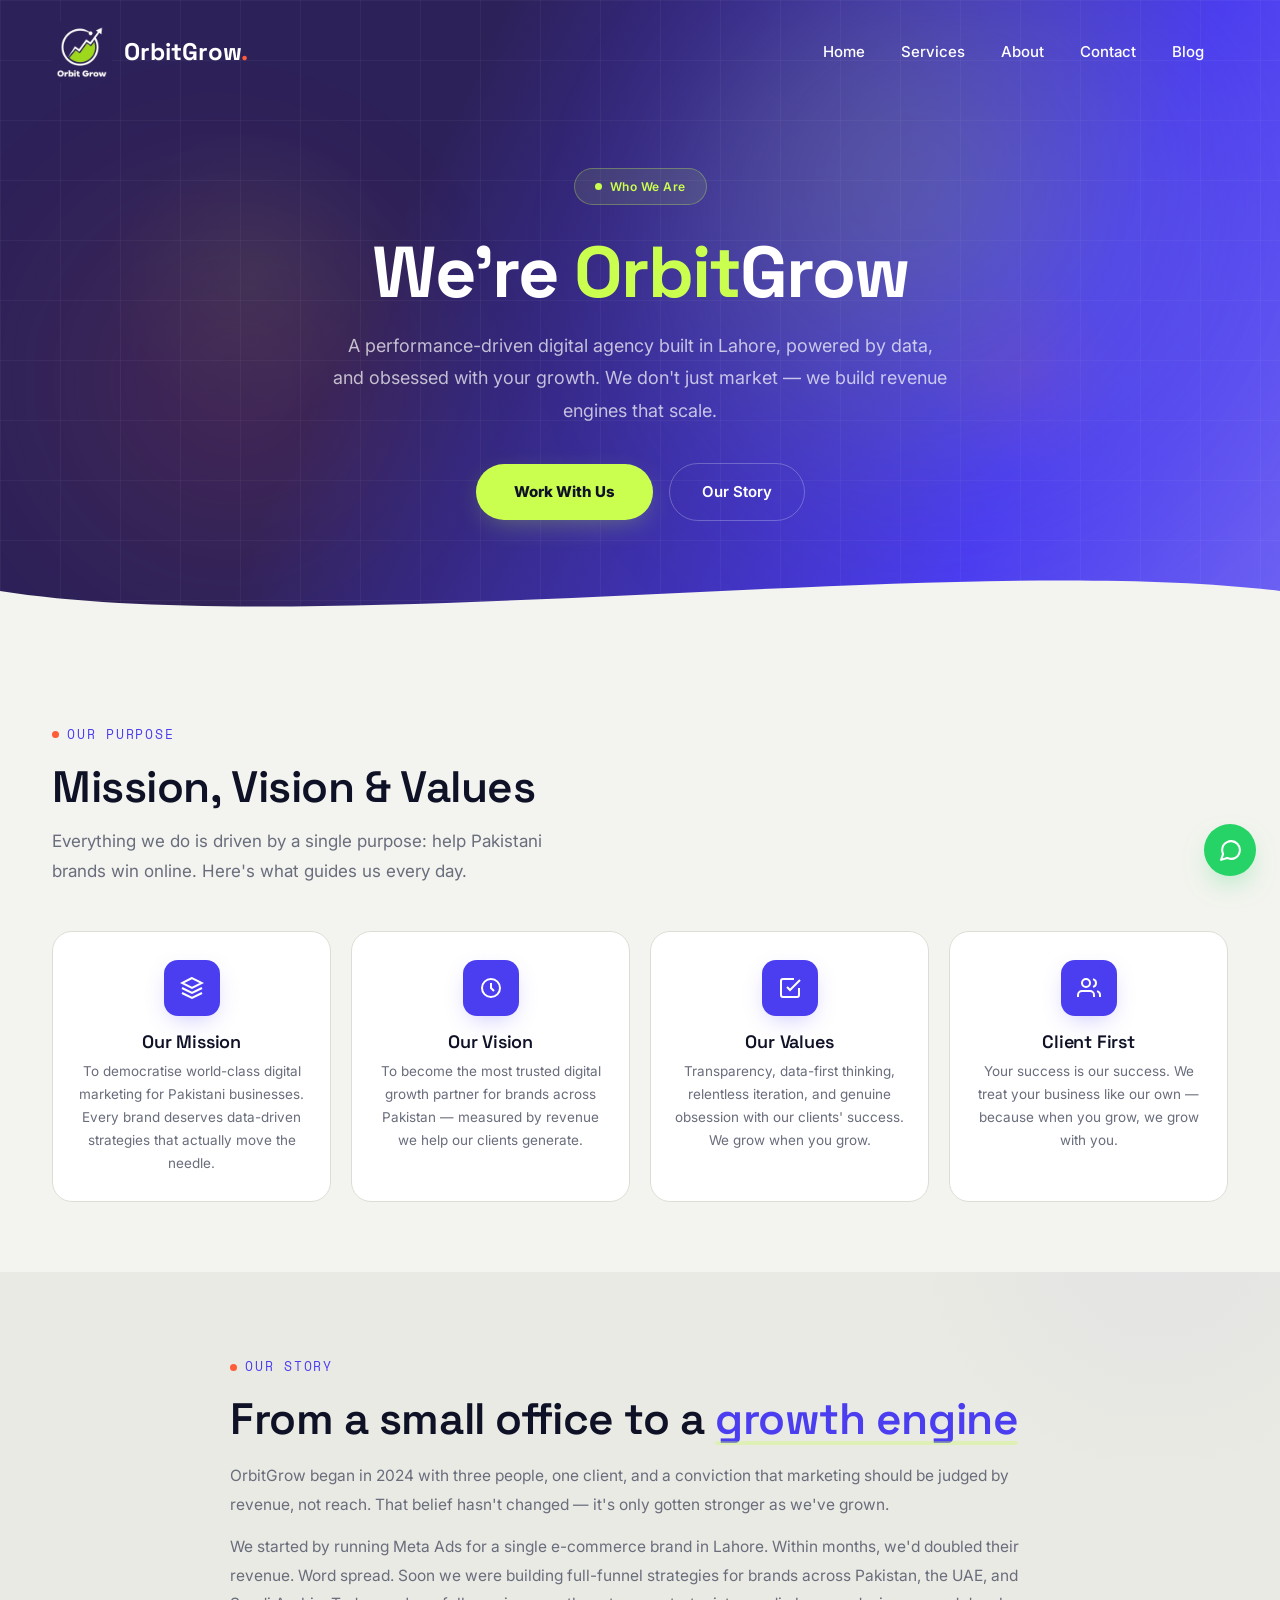
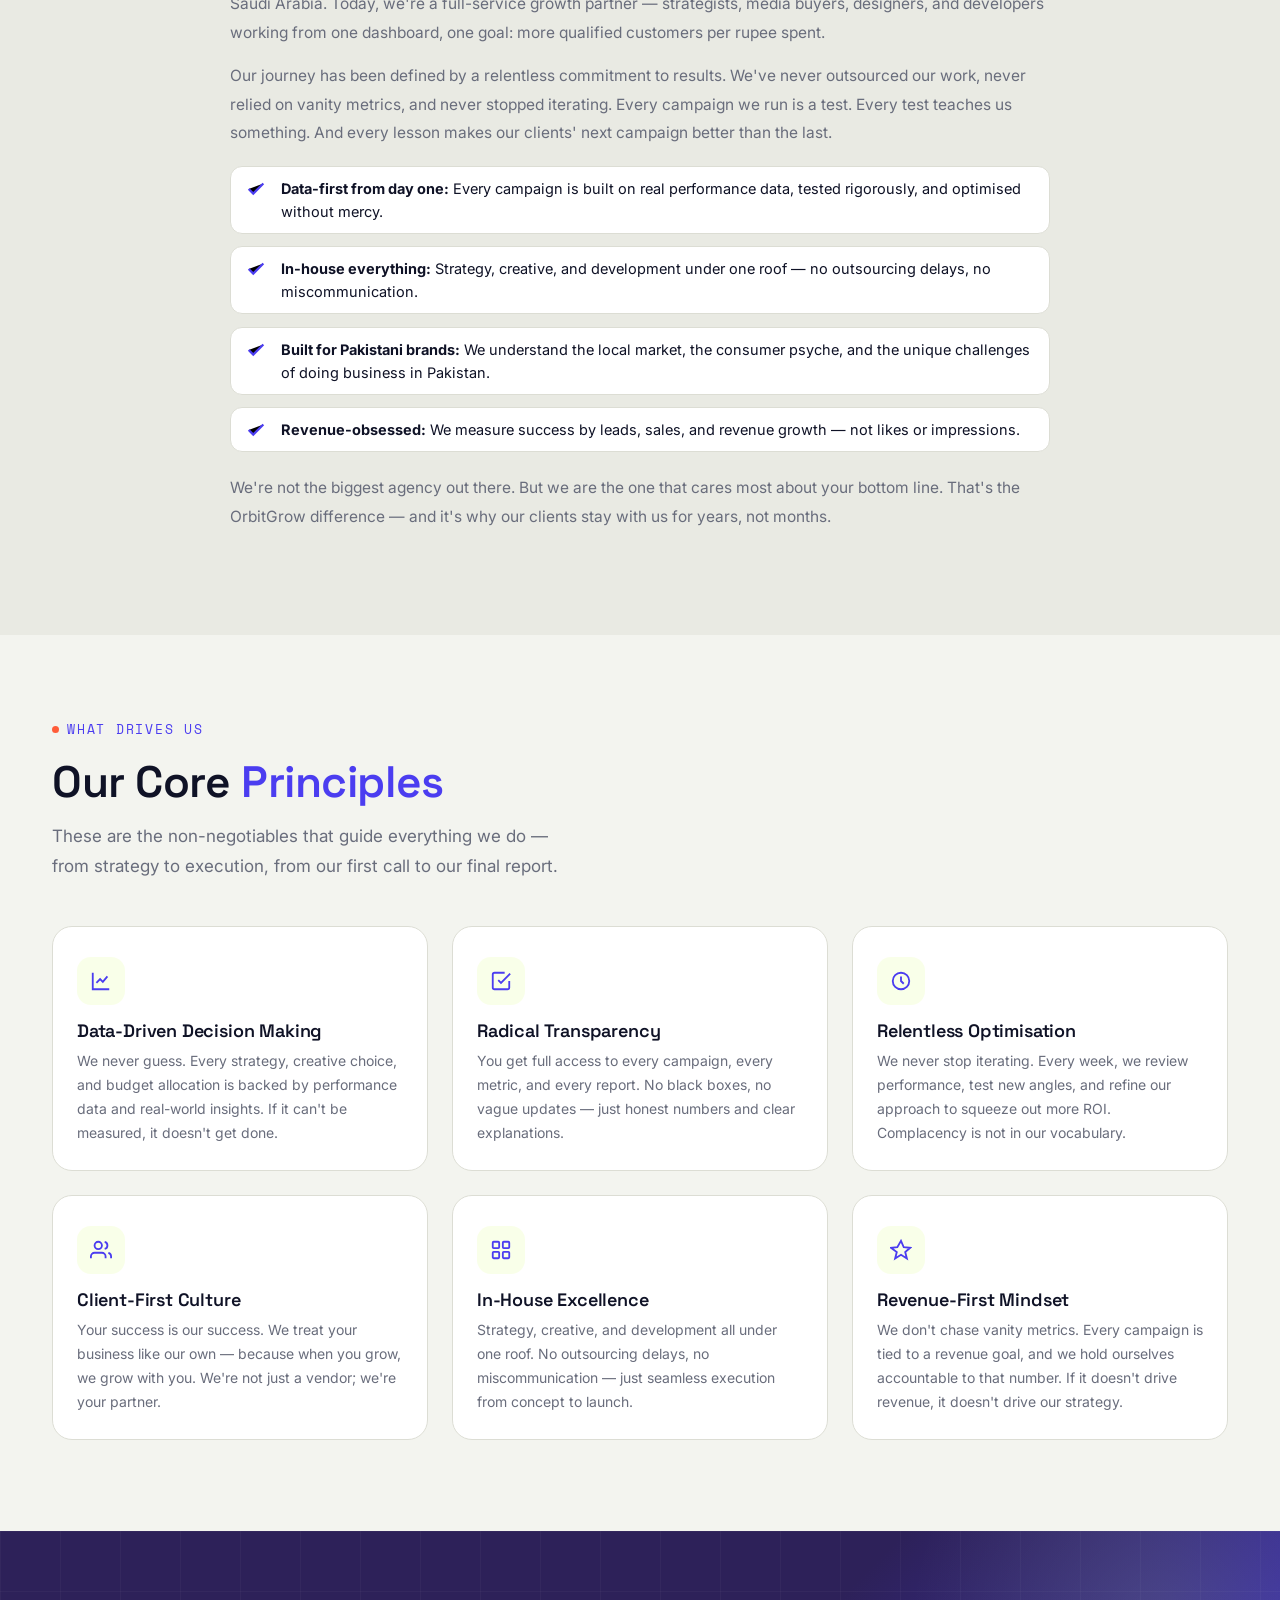
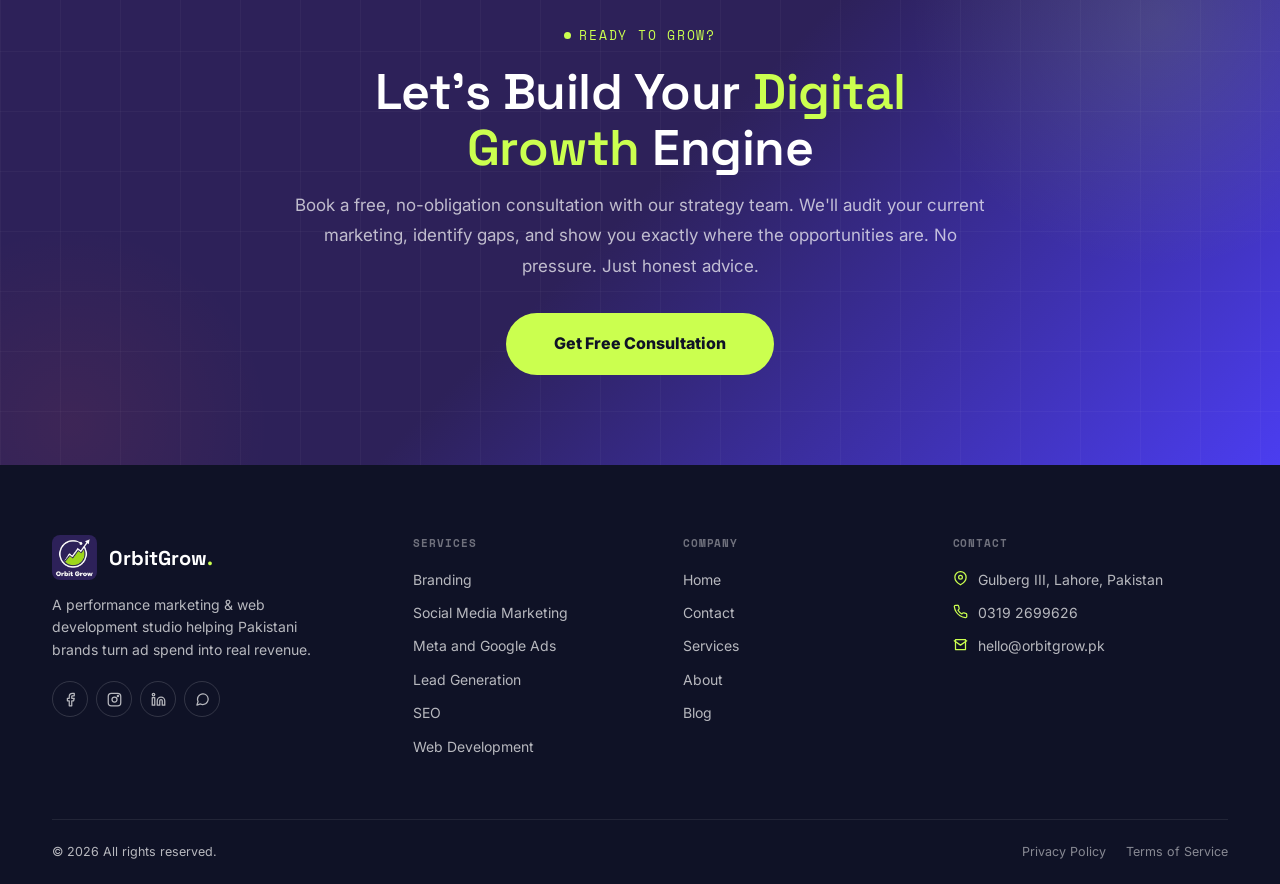
<file: about.html>
<!DOCTYPE html>
<html lang="en">
<head>
    <meta charset="UTF-8" />
    <meta name="viewport" content="width=device-width, initial-scale=1.0" />
    <link rel="preconnect" href="https://fonts.googleapis.com">
    <link rel="preconnect" href="https://fonts.gstatic.com" crossorigin>
    <link rel="preload" as="image" href="images/orbitgrow-logo.webp" fetchpriority="high" />
    <title>About Us — OrbitGrow | Digital Marketing Agency Lahore</title>
    <meta name="description" content="Learn about OrbitGrow — a Lahore digital marketing agency built on data, transparency, and a revenue-first mindset. We help Pakistani brands grow online since 2024." />
    <link rel="canonical" href="https://orbitgrow.vercel.app/about" />
    <link rel="icon" type="image/png" sizes="32x32" href="images/orbit-grow-favicon.webp" />
    <link rel="icon" type="image/png" sizes="16x16" href="images/orbit-grow-favicon.webp" />
    <link rel="apple-touch-icon" sizes="180x180" href="images/orbit-grow-favicon.webp" />
    <link rel="manifest" href="site.webmanifest" />

    <!-- Open Graph -->
    <meta property="og:title" content="About OrbitGrow — Data-Driven Digital Marketing Agency" />
    <meta property="og:description" content="We're a performance-driven agency in Lahore, obsessed with your growth. Learn our story, mission, and values." />
    <meta property="og:image" content="https://orbitgrow.vercel.app/images/OrbitGrow%20logo.png" />
    <meta property="og:url" content="https://orbitgrow.vercel.app/about" />
    <meta property="og:type" content="website" />
    <meta name="twitter:card" content="summary_large_image" />

    <!-- JSON-LD AboutPage -->
    <script type="application/ld+json">
    {
        "@context": "https://schema.org",
        "@type": "AboutPage",
        "name": "About OrbitGrow",
        "description": "OrbitGrow is a Lahore-based digital marketing agency founded in 2024, focused on revenue-driven marketing.",
        "url": "https://orbitgrow.vercel.app/about",
        "mainEntity": {
            "@type": "Organization",
            "name": "OrbitGrow",
            "foundingDate": "2024",
            "address": {
                "@type": "PostalAddress",
                "streetAddress": "Gulberg III",
                "addressLocality": "Lahore",
                "addressCountry": "PK"
            }
        }
    }
    </script>

    <link href="https://fonts.googleapis.com/css2?family=Space+Grotesk:wght@500;600;700&family=Inter:wght@300;400;500;600;700;800;900&family=Space+Mono:wght@400;700&display=swap" rel="stylesheet" media="print" onload="this.media='all'" />
    <noscript><link href="https://fonts.googleapis.com/css2?family=Space+Grotesk:wght@500;600;700&family=Inter:wght@300;400;500;600;700;800;900&family=Space+Mono:wght@400;700&display=swap" rel="stylesheet" /></noscript>
    <link rel="stylesheet" href="style.css" />
</head>
<body>

    <!-- ===== HEADER ===== -->
    <header class="site-header" id="siteHeader">
        <div class="wrap nav-wrap">
            <a href="/" class="logo" id="brandLogo">
                <img src="images/orbitgrow-logo.webp" alt="OrbitGrow" width="60" height="60" class="logo-img" />
                <span class="logo-text">OrbitGrow<span class="dot">.</span></span>
            </a>
            <nav class="nav-links" id="navLinks">
                <a href="/">Home</a>
                <a href="/services">Services</a>
                <a href="/about" class="active">About</a>
                <a href="/contact">Contact</a>
                <a href="/blog">Blog</a>
            </nav>
            <div class="nav-right">
                <button class="nav-toggle" id="navToggle" aria-label="Toggle menu"><span></span></button>
            </div>
        </div>
    </header>

    <main>

        <!-- ===== ABOUT HERO ===== -->
        <section class="about-hero">
            <div class="hero-glow"></div>
            <div class="hero-glow-left"></div>
            <div class="hero-orb hero-orb-1"></div>
            <div class="hero-orb hero-orb-2"></div>
            <div class="about-hero-content" data-animate="bottom">
                <div class="badge">
                    <div class="badge-dot"></div>
                    <div class="badge-text">Who We Are</div>
                </div>
                <h1>We're <span>Orbit</span>Grow</h1>
                <p class="sub">A performance-driven digital agency built in Lahore, powered by data, and obsessed with your growth. We don't just market — we build revenue engines that scale.</p>
                <div class="btn-group">
                    <a href="/contact" class="btn-primary">Work With Us</a>
                    <a href="#story" class="btn-outline">Our Story</a>
                </div>
            </div>
            <div class="wave">
                <svg viewBox="0 0 1440 80" preserveAspectRatio="none"><path d="M0,40 C360,90 1080,0 1440,40 L1440,80 L0,80 Z" fill="#F3F4EF"/></svg>
            </div>
        </section>

        <!-- ===== MISSION / VISION / VALUES ===== -->
        <section class="mission-section" id="mission" data-animate="left">
            <div class="wrap">
                <div class="section-head" data-animate="top">
                    <span class="eyebrow">Our Purpose</span>
                    <h2 class="h-lg">Mission, Vision &amp; Values</h2>
                    <p>Everything we do is driven by a single purpose: help Pakistani brands win online. Here's what guides us every day.</p>
                </div>
                <div class="mission-grid stagger-children" id="missionGrid">
                    <div class="mission-card" data-animate="left">
                        <div class="mc-icon"><svg viewBox="0 0 24 24"><path d="M12 2L2 7l10 5 10-5-10-5z"/><path d="M2 17l10 5 10-5"/><path d="M2 12l10 5 10-5"/></svg></div>
                        <h3>Our Mission</h3>
                        <p>To democratise world-class digital marketing for Pakistani businesses. Every brand deserves data-driven strategies that actually move the needle.</p>
                    </div>
                    <div class="mission-card" data-animate="right">
                        <div class="mc-icon"><svg viewBox="0 0 24 24"><circle cx="12" cy="12" r="9"/><path d="M12 7v5l3 3"/></svg></div>
                        <h3>Our Vision</h3>
                        <p>To become the most trusted digital growth partner for brands across Pakistan — measured by revenue we help our clients generate.</p>
                    </div>
                    <div class="mission-card" data-animate="bottom">
                        <div class="mc-icon"><svg viewBox="0 0 24 24"><path d="M9 11l3 3L22 4"/><path d="M21 12v7a2 2 0 0 1-2 2H5a2 2 0 0 1-2-2V5a2 2 0 0 1 2-2h11"/></svg></div>
                        <h3>Our Values</h3>
                        <p>Transparency, data-first thinking, relentless iteration, and genuine obsession with our clients' success. We grow when you grow.</p>
                    </div>
                    <div class="mission-card" data-animate="left">
                        <div class="mc-icon"><svg viewBox="0 0 24 24"><path d="M17 21v-2a4 4 0 0 0-4-4H5a4 4 0 0 0-4 4v2"/><circle cx="9" cy="7" r="4"/><path d="M23 21v-2a4 4 0 0 0-3-3.87"/><path d="M16 3.13a4 4 0 0 1 0 7.75"/></svg></div>
                        <h3>Client First</h3>
                        <p>Your success is our success. We treat your business like our own — because when you grow, we grow with you.</p>
                    </div>
                </div>
            </div>
        </section>

        <!-- ===== STORY — Text only (image removed) ===== -->
        <section class="story-section" id="story" data-animate="bottom">
            <div class="wrap">
                <div class="story-inner">
                    <div class="story-text">
                        <span class="eyebrow" data-animate="top">Our Story</span>
                        <h2 data-animate="left">From a small office to a <span>growth engine</span></h2>
                        <p data-animate="right">OrbitGrow began in 2024 with three people, one client, and a conviction that marketing should be judged by revenue, not reach. That belief hasn't changed — it's only gotten stronger as we've grown.</p>
                        <p data-animate="left">We started by running Meta Ads for a single e-commerce brand in Lahore. Within months, we'd doubled their revenue. Word spread. Soon we were building full-funnel strategies for brands across Pakistan, the UAE, and Saudi Arabia. Today, we're a full-service growth partner — strategists, media buyers, designers, and developers working from one dashboard, one goal: more qualified customers per rupee spent.</p>
                        <p data-animate="right">Our journey has been defined by a relentless commitment to results. We've never outsourced our work, never relied on vanity metrics, and never stopped iterating. Every campaign we run is a test. Every test teaches us something. And every lesson makes our clients' next campaign better than the last.</p>
                        <ul class="highlight-list">
                            <li data-animate="left">
                                <svg viewBox="0 0 24 24"><polyline points="20 6 9 17 4 12"/></svg>
                                <span><strong>Data-first from day one:</strong> Every campaign is built on real performance data, tested rigorously, and optimised without mercy.</span>
                            </li>
                            <li data-animate="left">
                                <svg viewBox="0 0 24 24"><polyline points="20 6 9 17 4 12"/></svg>
                                <span><strong>In-house everything:</strong> Strategy, creative, and development under one roof — no outsourcing delays, no miscommunication.</span>
                            </li>
                            <li data-animate="left">
                                <svg viewBox="0 0 24 24"><polyline points="20 6 9 17 4 12"/></svg>
                                <span><strong>Built for Pakistani brands:</strong> We understand the local market, the consumer psyche, and the unique challenges of doing business in Pakistan.</span>
                            </li>
                            <li data-animate="left">
                                <svg viewBox="0 0 24 24"><polyline points="20 6 9 17 4 12"/></svg>
                                <span><strong>Revenue-obsessed:</strong> We measure success by leads, sales, and revenue growth — not likes or impressions.</span>
                            </li>
                        </ul>
                        <p data-animate="bottom">We're not the biggest agency out there. But we are the one that cares most about your bottom line. That's the OrbitGrow difference — and it's why our clients stay with us for years, not months.</p>
                    </div>
                </div>
            </div>
        </section>

        <!-- ===== VALUES ===== -->
        <section class="values-section" id="values" data-animate="right">
            <div class="wrap">
                <div class="section-head" data-animate="top">
                    <span class="eyebrow">What Drives Us</span>
                    <h2 class="h-lg">Our Core <span style="color:var(--violet);">Principles</span></h2>
                    <p>These are the non-negotiables that guide everything we do — from strategy to execution, from our first call to our final report.</p>
                </div>
                <div class="values-grid stagger-children" id="valuesGrid">
                    <div class="value-item" data-animate="left">
                        <div class="v-icon"><svg viewBox="0 0 24 24"><path d="M3 3v18h18M7 14l4-4 3 3 5-6"/></svg></div>
                        <h4>Data-Driven Decision Making</h4>
                        <p>We never guess. Every strategy, creative choice, and budget allocation is backed by performance data and real-world insights. If it can't be measured, it doesn't get done.</p>
                    </div>
                    <div class="value-item" data-animate="right">
                        <div class="v-icon"><svg viewBox="0 0 24 24"><path d="M9 11l3 3L22 4"/><path d="M21 12v7a2 2 0 0 1-2 2H5a2 2 0 0 1-2-2V5a2 2 0 0 1 2-2h11"/></svg></div>
                        <h4>Radical Transparency</h4>
                        <p>You get full access to every campaign, every metric, and every report. No black boxes, no vague updates — just honest numbers and clear explanations.</p>
                    </div>
                    <div class="value-item" data-animate="bottom">
                        <div class="v-icon"><svg viewBox="0 0 24 24"><circle cx="12" cy="12" r="9"/><path d="M12 7v5l3 3"/></svg></div>
                        <h4>Relentless Optimisation</h4>
                        <p>We never stop iterating. Every week, we review performance, test new angles, and refine our approach to squeeze out more ROI. Complacency is not in our vocabulary.</p>
                    </div>
                    <div class="value-item" data-animate="left">
                        <div class="v-icon"><svg viewBox="0 0 24 24"><path d="M17 21v-2a4 4 0 0 0-4-4H5a4 4 0 0 0-4 4v2"/><circle cx="9" cy="7" r="4"/><path d="M23 21v-2a4 4 0 0 0-3-3.87"/><path d="M16 3.13a4 4 0 0 1 0 7.75"/></svg></div>
                        <h4>Client-First Culture</h4>
                        <p>Your success is our success. We treat your business like our own — because when you grow, we grow with you. We're not just a vendor; we're your partner.</p>
                    </div>
                    <div class="value-item" data-animate="right">
                        <div class="v-icon"><svg viewBox="0 0 24 24"><rect x="3" y="3" width="7" height="7" rx="1"/><rect x="14" y="3" width="7" height="7" rx="1"/><rect x="3" y="14" width="7" height="7" rx="1"/><rect x="14" y="14" width="7" height="7" rx="1"/></svg></div>
                        <h4>In-House Excellence</h4>
                        <p>Strategy, creative, and development all under one roof. No outsourcing delays, no miscommunication — just seamless execution from concept to launch.</p>
                    </div>
                    <div class="value-item" data-animate="bottom">
                        <div class="v-icon"><svg viewBox="0 0 24 24"><path d="M12 2l3 7 7 .6-5.4 4.6 1.8 7-6.4-4-6.4 4 1.8-7L1 9.6 8 9z"/></svg></div>
                        <h4>Revenue-First Mindset</h4>
                        <p>We don't chase vanity metrics. Every campaign is tied to a revenue goal, and we hold ourselves accountable to that number. If it doesn't drive revenue, it doesn't drive our strategy.</p>
                    </div>
                </div>
            </div>
        </section>

        <!-- ===== CTA ===== -->
        <section class="cta-section" data-animate="bottom">
            <div class="cta-glow"></div>
            <div class="cta-glow-2"></div>
            <div class="cta-content" data-animate="bottom">
                <span class="eyebrow on-dark" style="justify-content:center;">Ready to Grow?</span>
                <h2>Let's Build Your <span>Digital Growth</span> Engine</h2>
                <p>Book a free, no-obligation consultation with our strategy team. We'll audit your current marketing, identify gaps, and show you exactly where the opportunities are. No pressure. Just honest advice.</p>
                <a href="/contact" class="btn-cta">Get Free Consultation</a>
            </div>
        </section>

    </main>

    <!-- ===== FOOTER ===== -->
    <footer class="site-footer" id="contact" data-animate="bottom">
        <div class="wrap">
            <div class="footer-grid">
                <!-- Brand Column -->
                <div class="f-brand">
                    <a href="/" class="logo footer-logo">
                        <img src="images/orbitgrow-logo.webp" alt="OrbitGrow" width="60" height="60" class="logo-img" />
                        <span class="logo-text">OrbitGrow<span class="dot">.</span></span>
                    </a>
                    <p>A performance marketing &amp; web development studio helping Pakistani brands turn ad spend into real revenue.</p>
                    <div class="f-social">
                        <a href="https://www.facebook.com/share/19E6NcZP18/" target="_blank" aria-label="Facebook">
                            <svg viewBox="0 0 24 24" fill="none" stroke="currentColor" stroke-width="2" stroke-linecap="round" stroke-linejoin="round"><path d="M18 2h-3a5 5 0 0 0-5 5v3H7v4h3v8h4v-8h3l1-4h-4V7a1 1 0 0 1 1-1h3z"/></svg>
                        </a>
                        <a href="https://www.instagram.com/orbitgrow.agency" target="_blank" aria-label="Instagram">
                            <svg viewBox="0 0 24 24" fill="none" stroke="currentColor" stroke-width="2" stroke-linecap="round" stroke-linejoin="round"><rect x="2" y="2" width="20" height="20" rx="5"/><circle cx="12" cy="12" r="4"/><circle cx="17.5" cy="6.5" r="1"/></svg>
                        </a>
                        <a href="https://www.linkedin.com/company/orbit-grow" target="_blank" aria-label="LinkedIn">
                            <svg viewBox="0 0 24 24" fill="none" stroke="currentColor" stroke-width="2" stroke-linecap="round" stroke-linejoin="round"><path d="M16 8a6 6 0 0 1 6 6v7h-4v-7a2 2 0 0 0-2-2 2 2 0 0 0-2 2v7h-4v-7a6 6 0 0 1 6-6z"/><rect x="2" y="9" width="4" height="12"/><circle cx="4" cy="4" r="2"/></svg>
                        </a>
                        <a href="https://wa.me/923192699626" target="_blank" aria-label="WhatsApp">
                            <svg viewBox="0 0 24 24" fill="none" stroke="currentColor" stroke-width="2" stroke-linecap="round" stroke-linejoin="round"><path d="M21 11.5a8.38 8.38 0 0 1-.9 3.8 8.5 8.5 0 0 1-7.6 4.7 8.38 8.38 0 0 1-3.8-.9L3 21l1.9-5.7a8.38 8.38 0 0 1-.9-3.8 8.5 8.5 0 0 1 4.7-7.6 8.38 8.38 0 0 1 3.8-.9h.5a8.48 8.48 0 0 1 8 8v.5z"/></svg>
                        </a>
                    </div>
                </div>

                <!-- Services Column -->
                <div class="f-col">
                    <h5>Services</h5>
                    <ul>
                        <li><a href="/services#services-grid">Branding</a></li>
                        <li><a href="/services#services-grid">Social Media Marketing</a></li>
                        <li><a href="/services#services-grid">Meta and Google Ads</a></li>
                        <li><a href="/services#services-grid">Lead Generation</a></li>
                        <li><a href="/services#services-grid">SEO</a></li>
                        <li><a href="/services#services-grid">Web Development</a></li>
                    </ul>
                </div>

                <!-- Company Column -->
                <div class="f-col">
                    <h5>Company</h5>
                    <ul>
                        <li><a href="/">Home</a></li>
                        <li><a href="/contact">Contact</a></li>
                        <li><a href="/services">Services</a></li>
                        <li><a href="/about">About</a></li>
                        <li><a href="/blog">Blog</a></li>
                    </ul>
                </div>

                <!-- Contact Column -->
                <div class="f-col">
                    <h5>Contact</h5>
                    <ul class="f-contact">
                        <li>
                            <svg viewBox="0 0 24 24" fill="none" stroke="currentColor" stroke-width="2" stroke-linecap="round" stroke-linejoin="round"><path d="M21 10c0 7-9 12-9 12s-9-5-9-12a9 9 0 1 1 18 0z"/><circle cx="12" cy="10" r="3"/></svg>
                            Gulberg III, Lahore, Pakistan
                        </li>
                        <li>
                            <svg viewBox="0 0 24 24" fill="none" stroke="currentColor" stroke-width="2" stroke-linecap="round" stroke-linejoin="round"><path d="M22 16.92v3a2 2 0 0 1-2.18 2 19.79 19.79 0 0 1-8.63-3.07 19.5 19.5 0 0 1-6-6 19.79 19.79 0 0 1-3.07-8.67A2 2 0 0 1 4.11 2h3a2 2 0 0 1 2 1.72c.13.96.36 1.9.68 2.81a2 2 0 0 1-.45 2.11L8.09 9.91a16 16 0 0 0 6 6l1.27-1.27a2 2 0 0 1 2.11-.45c.91.32 1.85.55 2.81.68A2 2 0 0 1 22 16.92z"/></svg>
                            <a href="tel:+923192699626" style="color:inherit;text-decoration:none;">0319 2699626</a>
                        </li>
                        <li>
                            <svg viewBox="0 0 24 24" fill="none" stroke="currentColor" stroke-width="2" stroke-linecap="round" stroke-linejoin="round"><path d="M4 4h16v16H4z"/><path d="M22 6l-10 7L2 6"/></svg>
                            <a href="mailto:hello@orbitgrow.pk" style="color:inherit;text-decoration:none;">hello@orbitgrow.pk</a>
                        </li>
                    </ul>
                </div>
            </div>

            <!-- Footer Bottom -->
            <div class="footer-bottom">
                <span>&copy; <span id="year"></span> All rights reserved.</span>
                <div>
                    <a href="#">Privacy Policy</a>
                    <a href="#">Terms of Service</a>
                </div>
            </div>
        </div>
    </footer>

    <!-- ===== FAB ===== -->
    <a href="#" class="fab-whatsapp" aria-label="Chat on WhatsApp">
        <svg viewBox="0 0 24 24" fill="none" stroke-width="2" stroke-linecap="round" stroke-linejoin="round"><path d="M21 11.5a8.38 8.38 0 0 1-.9 3.8 8.5 8.5 0 0 1-7.6 4.7 8.38 8.38 0 0 1-3.8-.9L3 21l1.9-5.7a8.38 8.38 0 0 1-.9-3.8 8.5 8.5 0 0 1 4.7-7.6 8.38 8.38 0 0 1 3.8-.9h.5a8.48 8.48 0 0 1 8 8v.5z"/></svg>
    </a>

    <!-- ===== SCRIPTS ===== -->
    <script src="script.js"></script>
    <script>!function(){const e=new IntersectionObserver(t=>{t.forEach(t=>{t.isIntersecting&&(t.target.classList.add("in-view"),e.unobserve(t.target))})},{threshold:.12,rootMargin:"0px 0px -40px 0px"});document.querySelectorAll("[data-animate]").forEach(t=>e.observe(t))}(),function(){const e=document.querySelectorAll(".mission-card, .value-item, .story-text .highlight-list li");"ontouchstart"in window||navigator.maxTouchPoints>0?e.forEach(e=>{e.addEventListener("touchstart",function(e){const t=this.closest(".mission-grid, .values-grid, .highlight-list");t&&t.querySelectorAll(".touch-hover").forEach(e=>{e!==this&&e.classList.remove("touch-hover")}),this.classList.add("touch-hover")},{passive:!0}),e.addEventListener("touchend",function(e){this.classList.remove("touch-hover")},{passive:!0}),e.addEventListener("touchcancel",function(e){this.classList.remove("touch-hover")},{passive:!0}),e.addEventListener("mouseleave",function(e){this.classList.remove("touch-hover")})}):e.forEach(e=>{e.addEventListener("mouseenter",function(){this.classList.add("touch-hover")}),e.addEventListener("mouseleave",function(){this.classList.remove("touch-hover")})}),document.querySelector('a[href="#story"]')?.addEventListener("click",function(e){const t=document.querySelector("#story");if(t){e.preventDefault();const o=80,s=t.getBoundingClientRect().top+window.pageYOffset-o;window.scrollTo({top:s,behavior:"smooth"})}})}(),document.getElementById("year").textContent=(new Date).getFullYear();</script>

</body>
</html>
</file>
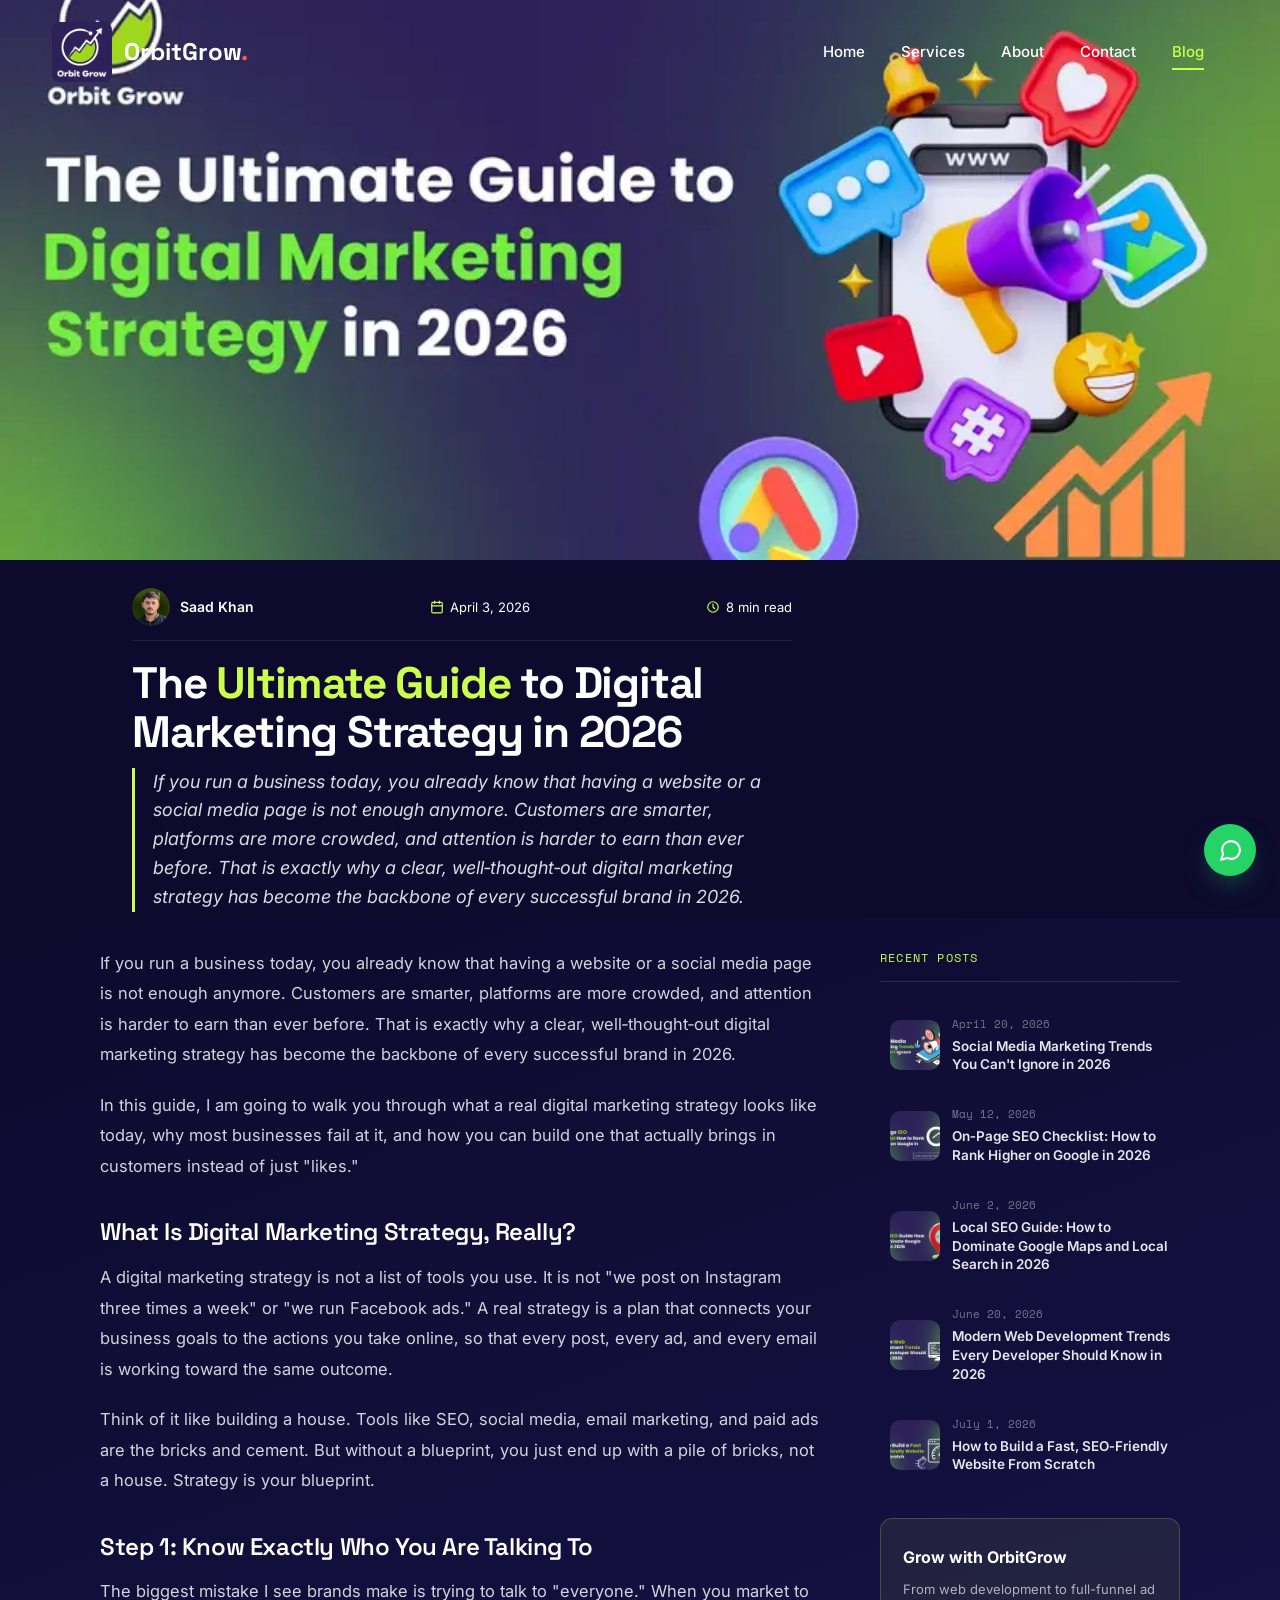
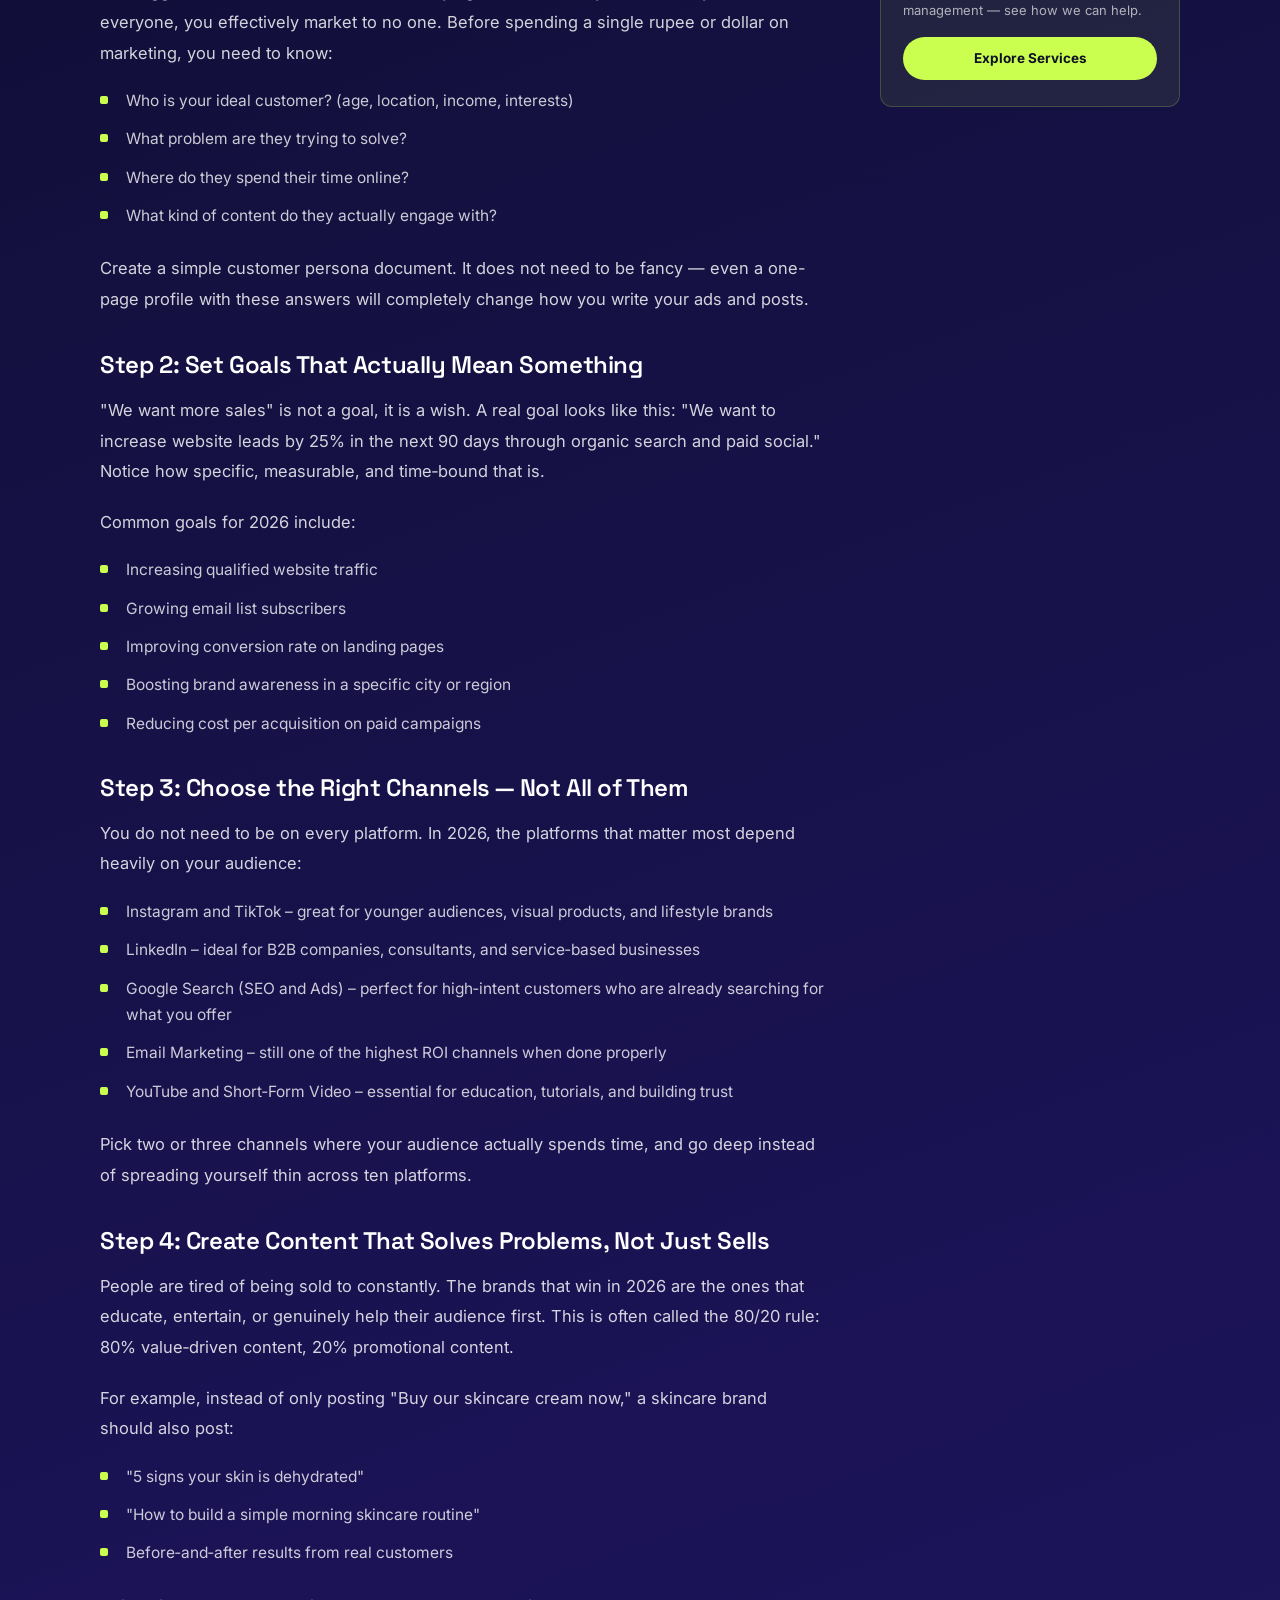
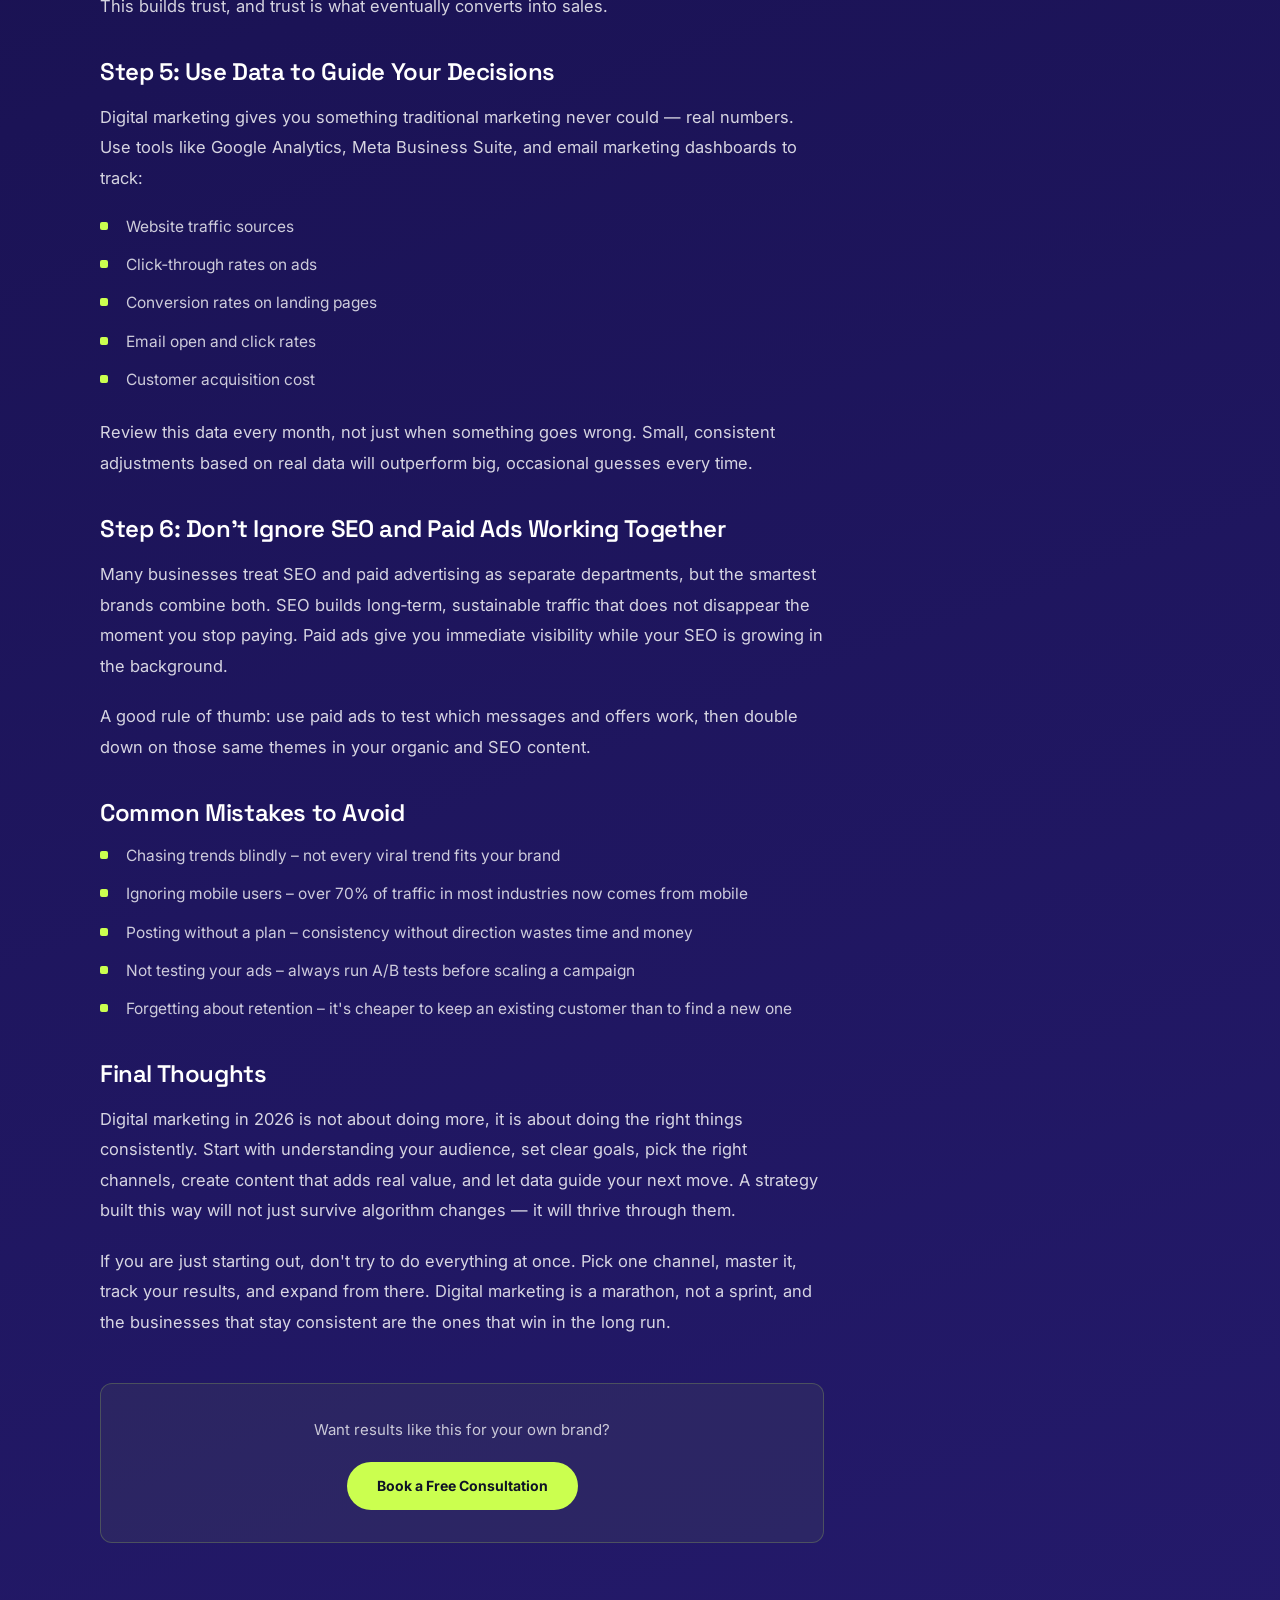
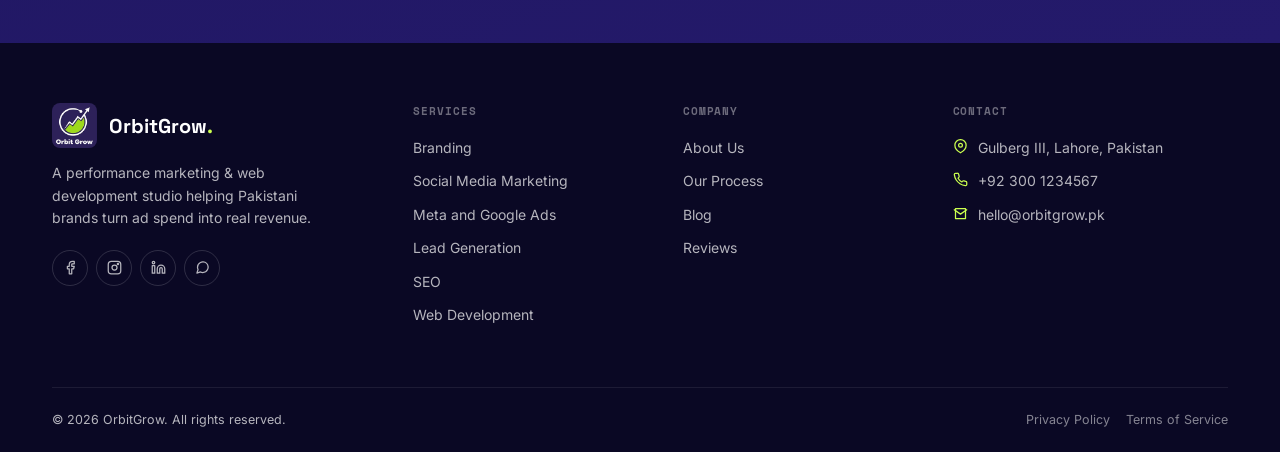
<file: blog-post.html>
<!DOCTYPE html>
<html lang="en">
<head>
    <meta charset="UTF-8" />
    <meta name="viewport" content="width=device-width, initial-scale=1.0" />
    <link rel="preconnect" href="https://fonts.googleapis.com">
    <link rel="preconnect" href="https://fonts.gstatic.com" crossorigin>
    <link rel="preconnect" href="https://picsum.photos">
    <link rel="dns-prefetch" href="https://picsum.photos">
    <title id="pageTitle">Blog — OrbitGrow</title>
    <link href="https://fonts.googleapis.com/css2?family=Space+Grotesk:wght@500;600;700;800&family=Inter:wght@300;400;500;600;700;800;900&family=Space+Mono:wght@400;700&display=swap" rel="stylesheet" media="print" onload="this.media='all'" />
    <noscript><link href="https://fonts.googleapis.com/css2?family=Space+Grotesk:wght@500;600;700;800&family=Inter:wght@300;400;500;600;700;800;900&family=Space+Mono:wght@400;700&display=swap" rel="stylesheet" /></noscript>
    <link rel="stylesheet" href="style.css" />
    <link rel="icon" type="image/png" sizes="32x32" href="images/orbit-grow-favicon.webp" />
    <link rel="icon" type="image/png" sizes="16x16" href="images/orbit-grow-favicon.webp" />
    <link rel="apple-touch-icon" sizes="180x180" href="images/orbit-grow-favicon.webp" />
    <link rel="manifest" href="site.webmanifest" />
    <style>.post-hero{background:#0d0a2e!important;color:#fff!important}.post-body-wrap{background:linear-gradient(160deg,#0d0a2e 0,#14103f 22%,#1b1356 55%,#241a6b 100%)!important;color:rgba(255,255,255,.85)!important}.post-hero .pm-item,.post-hero .pm-name,.post-hero .post-excerpt-lead,.post-hero .post-title{color:#fff!important}.pm-item.date-icon svg,.pm-item.read-time svg{stroke:var(--lime,#C6FF3D)!important}.post-hero .post-excerpt-lead{color:rgba(255,255,255,.85)!important;border-left-color:var(--lime,#c6ff3d)!important}.post-hero .post-meta-row{border-bottom-color:rgba(255,255,255,.08)!important}.post-content h3{color:#fff!important;font-size:24px;margin:38px 0 16px;letter-spacing:-.4px}.post-content p{color:rgba(255,255,255,.82)!important;font-size:16.5px;margin-bottom:20px;line-height:1.85}.post-content ul li{color:rgba(255,255,255,.78)!important;position:relative;padding-left:26px;font-size:15.5px;margin-bottom:12px;line-height:1.7}.post-content ul li::before{background:var(--lime,#c6ff3d)!important;content:'';position:absolute;left:0;top:8px;width:8px;height:8px;border-radius:2px;background:var(--lime,#c6ff3d)}.post-cta{background:rgba(203,255,79,.06)!important;border-color:rgba(203,255,79,.2)!important}.post-cta p{color:rgba(255,255,255,.75)!important}.sidebar-title{color:var(--lime,#c6ff3d)!important;border-bottom-color:rgba(255,255,255,.12)!important}.recent-list .recent-item .recent-title{color:rgba(255,255,255,.9)!important}.recent-list .recent-item .recent-date{color:rgba(255,255,255,.42)!important}.recent-list .recent-item:hover .recent-title{color:var(--lime,#c6ff3d)!important}.recent-list .recent-item{display:flex;gap:12px;padding:14px 10px;border-radius:12px;transition:background .3s;text-decoration:none;color:inherit;align-items:center}.recent-list .recent-item:hover{background:rgba(255,255,255,.05)}.recent-list .recent-item .recent-img{width:50px;height:50px;border-radius:10px;object-fit:cover;flex-shrink:0;background:#2a1f5e}.sidebar-cta{background:rgba(203,255,79,.08)!important;border-color:rgba(203,255,79,.2)!important}.sidebar-cta h5{color:#fff!important}.sidebar-cta p{color:rgba(255,255,255,.65)!important}.breadcrumb,.post-tag{display:none!important}.pm-name a{color:#fff!important;text-decoration:none!important;transition:color .25s}.pm-name a:hover{color:var(--lime,#c6ff3d)!important}.post-content h3:first-child{margin-top:0}.post-content ul{margin:6px 0 24px;list-style:none;padding:0}@media (max-width:980px){.post-body-wrap .wrap{grid-template-columns:1fr!important;gap:40px}.post-hero .hero-grid{grid-template-columns:1fr!important;gap:0!important}}@media (max-width:680px){.post-hero .wrap{padding:0 16px!important}.post-hero .hero-grid{padding-top:18px!important}.post-meta-row{gap:10px;flex-wrap:wrap}#heroImageWrap{max-height:320px}.post-excerpt-lead{max-width:100%!important}.post-body-wrap .wrap{padding:0 16px}}</style>
</head>
<body>
    <script>!function(){var e=new URLSearchParams(window.location.search).get("slug");e&&-1!==["digital-marketing-strategy-guide-2026","social-media-marketing-trends-2026","on-page-seo-checklist-2026","local-seo-guide-2026","modern-web-development-trends-2026","build-fast-seo-friendly-website"].indexOf(e)&&window.location.replace(e+".html")}();</script>
<noscript>
<div class="seo-fallback-content" style="max-width:900px;margin:0 auto;padding:40px 20px;">
<p><em>This page shows a single article based on the link you followed. Below are all OrbitGrow blog articles in full for reference.</em></p>
<article id="digital-marketing-strategy-guide-2026">
<h2>The Ultimate Guide to Digital Marketing Strategy in 2026</h2>
<p><em>By Saad Khan &middot; April 3, 2026 &middot; 8 min read</em></p>
<p>If you run a business today, you already know that having a website or a social media page is not enough anymore. Customers are smarter, platforms are more crowded, and attention is harder to earn than ever before. That is exactly why a clear, well‑thought‑out digital marketing strategy has become the backbone of every successful brand in 2026.</p>
<p>In this guide, I am going to walk you through what a real digital marketing strategy looks like today, why most businesses fail at it, and how you can build one that actually brings in customers instead of just "likes."</p>
<h3>What Is Digital Marketing Strategy, Really?</h3>
<p>A digital marketing strategy is not a list of tools you use. It is not "we post on Instagram three times a week" or "we run Facebook ads." A real strategy is a plan that connects your business goals to the actions you take online, so that every post, every ad, and every email is working toward the same outcome.</p>
<p>Think of it like building a house. Tools like SEO, social media, email marketing, and paid ads are the bricks and cement. But without a blueprint, you just end up with a pile of bricks, not a house. Strategy is your blueprint.</p>
<h3>Step 1: Know Exactly Who You Are Talking To</h3>
<p>The biggest mistake I see brands make is trying to talk to "everyone." When you market to everyone, you effectively market to no one. Before spending a single rupee or dollar on marketing, you need to know:</p>
<ul>
<li>Who is your ideal customer? (age, location, income, interests)</li>
<li>What problem are they trying to solve?</li>
<li>Where do they spend their time online?</li>
<li>What kind of content do they actually engage with?</li>
</ul>
<p>Create a simple customer persona document. It does not need to be fancy — even a one-page profile with these answers will completely change how you write your ads and posts.</p>
<h3>Step 2: Set Goals That Actually Mean Something</h3>
<p>"We want more sales" is not a goal, it is a wish. A real goal looks like this: "We want to increase website leads by 25% in the next 90 days through organic search and paid social." Notice how specific, measurable, and time‑bound that is.</p>
<p>Common goals for 2026 include:</p>
<ul>
<li>Increasing qualified website traffic</li>
<li>Growing email list subscribers</li>
<li>Improving conversion rate on landing pages</li>
<li>Boosting brand awareness in a specific city or region</li>
<li>Reducing cost per acquisition on paid campaigns</li>
</ul>
<h3>Step 3: Choose the Right Channels — Not All of Them</h3>
<p>You do not need to be on every platform. In 2026, the platforms that matter most depend heavily on your audience:</p>
<ul>
<li>Instagram and TikTok – great for younger audiences, visual products, and lifestyle brands</li>
<li>LinkedIn – ideal for B2B companies, consultants, and service‑based businesses</li>
<li>Google Search (SEO and Ads) – perfect for high‑intent customers who are already searching for what you offer</li>
<li>Email Marketing – still one of the highest ROI channels when done properly</li>
<li>YouTube and Short‑Form Video – essential for education, tutorials, and building trust</li>
</ul>
<p>Pick two or three channels where your audience actually spends time, and go deep instead of spreading yourself thin across ten platforms.</p>
<h3>Step 4: Create Content That Solves Problems, Not Just Sells</h3>
<p>People are tired of being sold to constantly. The brands that win in 2026 are the ones that educate, entertain, or genuinely help their audience first. This is often called the 80/20 rule: 80% value‑driven content, 20% promotional content.</p>
<p>For example, instead of only posting "Buy our skincare cream now," a skincare brand should also post:</p>
<ul>
<li>"5 signs your skin is dehydrated"</li>
<li>"How to build a simple morning skincare routine"</li>
<li>Before‑and‑after results from real customers</li>
</ul>
<p>This builds trust, and trust is what eventually converts into sales.</p>
<h3>Step 5: Use Data to Guide Your Decisions</h3>
<p>Digital marketing gives you something traditional marketing never could — real numbers. Use tools like Google Analytics, Meta Business Suite, and email marketing dashboards to track:</p>
<ul>
<li>Website traffic sources</li>
<li>Click‑through rates on ads</li>
<li>Conversion rates on landing pages</li>
<li>Email open and click rates</li>
<li>Customer acquisition cost</li>
</ul>
<p>Review this data every month, not just when something goes wrong. Small, consistent adjustments based on real data will outperform big, occasional guesses every time.</p>
<h3>Step 6: Don't Ignore SEO and Paid Ads Working Together</h3>
<p>Many businesses treat SEO and paid advertising as separate departments, but the smartest brands combine both. SEO builds long‑term, sustainable traffic that does not disappear the moment you stop paying. Paid ads give you immediate visibility while your SEO is growing in the background.</p>
<p>A good rule of thumb: use paid ads to test which messages and offers work, then double down on those same themes in your organic and SEO content.</p>
<h3>Common Mistakes to Avoid</h3>
<ul>
<li>Chasing trends blindly – not every viral trend fits your brand</li>
<li>Ignoring mobile users – over 70% of traffic in most industries now comes from mobile</li>
<li>Posting without a plan – consistency without direction wastes time and money</li>
<li>Not testing your ads – always run A/B tests before scaling a campaign</li>
<li>Forgetting about retention – it's cheaper to keep an existing customer than to find a new one</li>
</ul>
<h3>Final Thoughts</h3>
<p>Digital marketing in 2026 is not about doing more, it is about doing the right things consistently. Start with understanding your audience, set clear goals, pick the right channels, create content that adds real value, and let data guide your next move. A strategy built this way will not just survive algorithm changes — it will thrive through them.</p>
<p>If you are just starting out, don't try to do everything at once. Pick one channel, master it, track your results, and expand from there. Digital marketing is a marathon, not a sprint, and the businesses that stay consistent are the ones that win in the long run.</p>
</article>
<article id="social-media-marketing-trends-2026">
<h2>Social Media Marketing Trends You Can't Ignore in 2026</h2>
<p><em>By Saad Khan &middot; April 20, 2026 &middot; 7 min read</em></p>
<p>Social media never stays still. What worked last year might already feel outdated today, and what feels new right now could be everywhere by tomorrow. As someone who watches these platforms closely, I want to break down the social media marketing trends that are actually shaping results in 2026 — not just the ones that sound trendy in headlines.</p>
<h3>1. Short‑Form Video Is Still King, But It's Getting Smarter</h3>
<p>Short videos on Instagram Reels, TikTok, and YouTube Shorts continue to dominate attention. But in 2026, it is no longer enough to just make a fun 15‑second clip. Audiences now expect:</p>
<ul>
<li>Faster hooks in the first 1‑2 seconds</li>
<li>Clear value or entertainment, not just trends copied blindly</li>
<li>Native editing styles that don't look like polished ads</li>
</ul>
<p>Brands that treat short‑form video like a mini TV commercial are losing to brands that treat it like content from a real person.</p>
<h3>2. Creator Partnerships Over Traditional Influencers</h3>
<p>The influencer marketing landscape has matured. Instead of chasing celebrities or accounts with millions of followers, brands are now working with niche creators who have smaller but highly engaged audiences. A creator with 20,000 loyal followers in a specific niche often brings better conversion than someone with a million generic followers.</p>
<p>This shift is often called the rise of "micro" and "nano" creators, and it is proving far more cost‑effective for small and medium businesses.</p>
<h3>3. Social Search Is Replacing Traditional Search for Many Users</h3>
<p>More and more people, especially younger audiences, are searching directly on Instagram, TikTok, and Pinterest instead of Google when looking for recommendations — restaurants, products, tutorials, and reviews. This means your social media captions, hashtags, and even video text need to be optimized almost like SEO content, using natural keywords people would actually search for.</p>
<h3>4. Community Building Over Just Follower Count</h3>
<p>Brands are shifting focus from vanity metrics like follower count to real community engagement. This includes:</p>
<ul>
<li>Private groups and communities (Facebook Groups, Discord, WhatsApp Channels)</li>
<li>Interactive content like polls, Q&amp;As, and behind‑the‑scenes content</li>
<li>Responding to comments and DMs consistently, not just posting and disappearing</li>
</ul>
<p>A smaller, engaged community that trusts your brand will outperform a large, silent audience every single time.</p>
<h3>5. AI‑Assisted Content Creation</h3>
<p>AI tools are now heavily used to speed up content creation — from writing captions to generating video ideas and even editing clips. However, the brands winning in 2026 are the ones using AI to save time on production while keeping the actual message human, authentic, and specific to their brand voice. Fully generic, AI‑sounding content is easy to spot and easy to scroll past.</p>
<h3>6. Social Commerce Continues to Grow</h3>
<p>Buying directly through social media apps — without leaving the platform — has become a normal part of the shopping journey. Features like in‑app checkout, product tags, and live shopping events are turning social platforms into full sales channels, not just awareness tools.</p>
<p>If you sell physical products, setting up a proper shop on platforms like Instagram and TikTok is no longer optional; it is expected by customers.</p>
<h3>7. Authenticity Beats Perfection</h3>
<p>Overly polished, corporate‑style content is losing engagement compared to raw, honest, behind‑the‑scenes content. People want to see the real people behind a brand — the struggles, the process, the personality — not just a highlight reel.</p>
<p>This does not mean quality doesn't matter. It means the tone should feel like a real person talking to another real person, not a company reading a script.</p>
<h3>How to Actually Apply These Trends</h3>
<p>Instead of trying to jump on every trend, pick two or three that fit your brand and audience best. For example:</p>
<ul>
<li>A local restaurant might focus on short‑form video and social search optimization</li>
<li>A B2B software company might focus on LinkedIn creator content and community building</li>
<li>An e‑commerce store might focus on social commerce and micro‑creator partnerships</li>
</ul>
<h3>Final Thoughts</h3>
<p>Social media marketing in 2026 rewards brands that feel human, move quickly, and genuinely engage with their audience instead of just broadcasting at them. Trends will keep changing, but the core idea stays the same: give people a reason to stop scrolling, and give them a reason to come back. Stay consistent, track what actually works for your specific audience, and don't be afraid to drop tactics that no longer serve your goals, even if everyone else is still using them.</p>
</article>
<article id="on-page-seo-checklist-2026">
<h2>On‑Page SEO Checklist: How to Rank Higher on Google in 2026</h2>
<p><em>By Saad Khan &middot; May 12, 2026 &middot; 8 min read</em></p>
<p>Every website owner wants to rank on the first page of Google, but very few actually understand what it takes to get there. Off‑page factors like backlinks matter, yes, but on‑page SEO is the foundation everything else is built on. If your on‑page SEO is weak, even the best backlinks won't save your rankings.</p>
<p>I have put together this checklist based on what is actually working right now in 2026, not outdated tactics from years ago.</p>
<h3>1. Start With Real Search Intent, Not Just Keywords</h3>
<p>The biggest shift in SEO over the last few years is the move from "keyword stuffing" to "search intent matching." Before writing anything, ask yourself: what is the person actually trying to accomplish when they type this search query?</p>
<p>There are generally four types of intent:</p>
<ul>
<li>Informational – "how does SEO work"</li>
<li>Navigational – "Google Search Console login"</li>
<li>Commercial – "best SEO tools 2026"</li>
<li>Transactional – "buy SEO course online"</li>
</ul>
<p>Your content needs to match the intent behind the keyword, or Google simply will not rank it well, no matter how well it's written.</p>
<h3>2. Write a Title Tag That Humans Actually Want to Click</h3>
<p>Your title tag is often the very first thing a person sees in search results. It should include your target keyword naturally, stay under roughly 60 characters, and give a clear reason to click. Compare these two:</p>
<ul>
<li>Weak: "SEO Tips"</li>
<li>Strong: "12 On‑Page SEO Tips That Actually Improve Rankings in 2026"</li>
</ul>
<p>The second one is specific, current, and promises real value.</p>
<h3>3. Optimize Your Meta Description</h3>
<p>While meta descriptions are not a direct ranking factor, they heavily influence click‑through rate, which does impact your rankings indirectly. Keep it around 150‑160 characters, include your main keyword, and write it like a mini pitch for why someone should click your result over the ten others on the page.</p>
<h3>4. Use One Clear H1, and Structure Your Headings Properly</h3>
<p>Every page should have exactly one H1 tag that clearly states what the page is about. Below that, use H2 and H3 tags to break your content into logical sections. This helps readers scan your content quickly and helps search engines understand your page structure.</p>
<h3>5. Focus on Content Depth, Not Just Word Count</h3>
<p>There used to be a myth that longer content always ranks better. That's not entirely true anymore. What matters is depth and completeness — does your content actually answer the question fully, cover related subtopics, and leave no obvious follow‑up question unanswered? Sometimes that takes 800 words, sometimes it takes 3,000.</p>
<h3>6. Optimize Images Properly</h3>
<p>Images affect both user experience and SEO. Make sure to:</p>
<ul>
<li>Compress images so they load quickly</li>
<li>Use descriptive file names (e.g., "on-page-seo-checklist.jpg" instead of "IMG1234.jpg")</li>
<li>Add alt text that describes the image naturally, including a keyword where it makes sense</li>
</ul>
<h3>7. Internal Linking Is More Powerful Than People Realize</h3>
<p>Linking to other relevant pages on your own website helps search engines understand your site structure and helps visitors discover more of your content. Every new blog post or page should link to at least two or three other relevant pages on your site, using natural, descriptive anchor text.</p>
<h3>8. Improve Page Speed and Core Web Vitals</h3>
<p>Google continues to prioritize fast, smooth‑loading websites. Focus on:</p>
<ul>
<li>Compressing images and using modern formats</li>
<li>Reducing unnecessary JavaScript and CSS</li>
<li>Using a reliable hosting provider or CDN</li>
<li>Enabling browser caching</li>
</ul>
<p>Even a one or two second delay in load time can significantly increase your bounce rate.</p>
<h3>9. Make Sure Your Site Is Fully Mobile‑Friendly</h3>
<p>With the majority of searches now happening on mobile devices, Google evaluates your mobile version first when ranking your site. Test your pages on different screen sizes and make sure buttons, text, and images all display properly without zooming or horizontal scrolling.</p>
<h3>10. Use Schema Markup Where Relevant</h3>
<p>Structured data (schema markup) helps search engines understand your content better and can help your pages qualify for rich results like star ratings, FAQs, or product information directly in search results. Common types include Article, FAQ, Product, and Review schema.</p>
<h3>11. Keep URLs Clean and Descriptive</h3>
<p>A clean URL structure like `yoursite.com/on-page-seo-checklist` is far better than `yoursite.com/page?id=4521`. Keep URLs short, readable, and include your target keyword where natural.</p>
<h3>12. Regularly Update Older Content</h3>
<p>SEO is not a one‑time task. Revisit your older, high‑performing pages every few months, update outdated statistics, add new sections, and refresh the publish date if the update is substantial. Google tends to favor content that stays current and relevant over time.</p>
<h3>Final Thoughts</h3>
<p>On‑page SEO is not about tricking search engines — it is about making your content genuinely easier to find, easier to read, and more useful than your competitors' content. Focus on real search intent, clean structure, and a smooth user experience, and the rankings will follow naturally over time. SEO is a long game, so be patient, stay consistent, and keep improving one page at a time.</p>
</article>
<article id="local-seo-guide-2026">
<h2>Local SEO Guide: How to Dominate Google Maps and Local Search in 2026</h2>
<p><em>By Saad Khan &middot; June 2, 2026 &middot; 7 min read</em></p>
<p>If you run a local business — a restaurant, a clinic, a salon, a repair shop, or any service that depends on nearby customers — local SEO is probably the single most important marketing skill you can learn in 2026. Most customers now search "near me" before making a decision, and if your business doesn't show up, you're simply invisible to them.</p>
<p>This guide breaks down exactly how local SEO works today and what you need to do to actually show up when people search for businesses like yours.</p>
<h3>Why Local SEO Matters More Than Ever</h3>
<p>Think about the last time you needed a plumber, a dentist, or a coffee shop nearby. Chances are, you searched on Google or opened Google Maps rather than asking around. Local search results, especially the "map pack" (the top three business listings shown with a map), get the majority of clicks for local searches. If you're not in that map pack, you're losing customers to competitors who are.</p>
<h3>Step 1: Fully Optimize Your Google Business Profile</h3>
<p>Your Google Business Profile (formerly Google My Business) is the single most important tool for local SEO. Make sure to:</p>
<ul>
<li>Use your exact, real business name (no keyword stuffing in the name)</li>
<li>Choose the most accurate primary category and relevant secondary categories</li>
<li>Add your complete address, phone number, and business hours</li>
<li>Upload high‑quality photos of your location, products, and team</li>
<li>Write a clear, keyword‑friendly business description</li>
<li>Keep your hours updated, especially around holidays</li>
</ul>
<p>An incomplete or outdated profile sends a signal to Google that your business information isn't reliable.</p>
<h3>Step 2: Collect and Respond to Reviews Consistently</h3>
<p>Reviews are one of the strongest ranking factors for local search, and they directly influence whether a potential customer chooses you over a competitor. Focus on:</p>
<ul>
<li>Asking happy customers directly for a review right after a good experience</li>
<li>Responding to every review, positive or negative, in a professional and genuine tone</li>
<li>Never buying fake reviews — Google actively detects and penalizes this</li>
</ul>
<p>A steady stream of new, genuine reviews over time performs far better than a big batch of reviews all at once.</p>
<h3>Step 3: Keep Your NAP Consistent Everywhere</h3>
<p>NAP stands for Name, Address, and Phone number. This information needs to be exactly the same across your website, Google Business Profile, Facebook page, and any directory listings (Yelp, Foursquare, local business directories, etc.). Even small inconsistencies, like "St." versus "Street," can confuse search engines and hurt your local rankings.</p>
<h3>Step 4: Build Location‑Specific Content on Your Website</h3>
<p>If you serve multiple areas or cities, create dedicated pages for each location rather than one generic page trying to cover everywhere. For example, a cleaning company operating in three cities should have separate, unique pages like "House Cleaning Services in [City A]" and "House Cleaning Services in [City B]," each with genuinely useful, localized content — not the same text with the city name swapped.</p>
<h3>Step 5: Get Listed in Relevant Local Directories</h3>
<p>Being listed on trusted directories relevant to your industry and location (local chambers of commerce, industry‑specific directories, city guides) helps build trust signals for search engines and gives potential customers more ways to discover you.</p>
<h3>Step 6: Use Local Keywords Naturally in Your Content</h3>
<p>Instead of generic terms like "best bakery," think about how real people search: "best bakery in [neighborhood name]" or "birthday cake shop near [landmark]." Weave these naturally into your website copy, blog posts, and even image alt text, without forcing it in a way that sounds unnatural.</p>
<h3>Step 7: Encourage Local Backlinks</h3>
<p>Getting mentioned or linked to by other local websites — news outlets, community blogs, local business associations, or event sponsorships — signals to Google that your business is a genuine, active part of the local community. Sponsoring a local event or partnering with another nearby business for a joint promotion can naturally generate these kinds of links.</p>
<h3>Step 8: Make Sure Your Website Is Mobile‑Friendly and Fast</h3>
<p>Most local searches happen on mobile phones, often while someone is out and about looking for a business right now. A slow or hard‑to‑navigate mobile website will cost you customers even if you rank well, so make sure your site loads quickly and your contact information and directions are easy to find.</p>
<h3>Step 9: Track Your Local Rankings and Adjust</h3>
<p>Use tools that track how your business ranks for specific local search terms across different areas of your city. Local rankings can vary block by block, so understanding where you're strong and where you're weak helps you focus your efforts effectively.</p>
<h3>Common Local SEO Mistakes to Avoid</h3>
<ul>
<li>Using a virtual address or PO box instead of a real physical location</li>
<li>Ignoring negative reviews instead of responding professionally</li>
<li>Duplicate or thin location pages that offer no real value</li>
<li>Inconsistent business information across different platforms</li>
<li>Neglecting to update your profile during holidays or special hours</li>
</ul>
<h3>Final Thoughts</h3>
<p>Local SEO rewards businesses that are genuinely active, responsive, and consistent in how they present themselves online. It's not a one‑time setup — it's an ongoing process of keeping your information accurate, engaging with customers through reviews, and building real trust within your local community. Get these fundamentals right, and showing up in that valuable map pack becomes a natural result rather than a lucky accident.</p>
</article>
<article id="modern-web-development-trends-2026">
<h2>Modern Web Development Trends Every Developer Should Know in 2026</h2>
<p><em>By Saad Khan &middot; June 20, 2026 &middot; 8 min read</em></p>
<p>Web development moves fast. Frameworks that were popular a few years ago are being replaced, new tools are simplifying workflows that used to take days, and user expectations for speed and experience keep climbing. Whether you're a beginner learning to code or an experienced developer trying to stay current, here are the trends actually shaping how websites and web apps are built in 2026.</p>
<h3>1. AI‑Assisted Development Is Now a Standard Workflow</h3>
<p>AI coding assistants have moved from being a novelty to becoming a genuine part of the daily development workflow. Developers now use AI tools to generate boilerplate code, catch bugs earlier, write tests, and even explain unfamiliar codebases. This hasn't replaced developers — it has shifted the job toward reviewing, architecting, and problem‑solving rather than typing every line manually.</p>
<p>The developers thriving in this environment are the ones who understand fundamentals deeply enough to review and correct AI‑generated code, not just accept it blindly.</p>
<h3>2. Component‑Based Frameworks Remain Dominant</h3>
<p>React, Vue, and Svelte continue to lead front‑end development, with component‑based architecture now being the standard way to build interfaces. Meta‑frameworks built on top of these libraries — things that handle routing, server‑side rendering, and optimization automatically — have made it much easier to build fast, SEO‑friendly applications without configuring everything from scratch.</p>
<h3>3. Server‑Side Rendering and Static Generation Are Back in Focus</h3>
<p>For years, purely client‑side rendered apps were popular, but they often struggled with SEO and initial load speed. In 2026, there's a strong shift back toward server‑side rendering and static site generation, especially for content‑heavy sites like blogs, e‑commerce stores, and marketing pages, because they load faster and are far easier for search engines to index properly.</p>
<h3>4. Edge Computing Is Changing How Apps Are Deployed</h3>
<p>Instead of running all logic from one central server, more applications are now deploying code to edge networks — servers distributed globally that are physically closer to users. This significantly reduces load times, especially for users far from a traditional data center, and has become much more accessible thanks to modern hosting platforms that handle the complexity automatically.</p>
<h3>5. TypeScript Has Become the Default, Not the Exception</h3>
<p>Plain JavaScript is increasingly being replaced by TypeScript in professional projects. The extra type safety catches errors before code ever reaches production, makes large codebases easier to maintain, and has become an expected skill for most web development roles today.</p>
<h3>6. Accessibility Is No Longer Optional</h3>
<p>Building accessible websites — ones that work well with screen readers, keyboard navigation, and various assistive technologies — has moved from a "nice to have" to a genuine requirement, both for ethical reasons and because many regions now have legal requirements around digital accessibility. Modern frameworks include better built‑in accessibility tools, but developers still need to actively test and design with accessibility in mind rather than assuming a framework handles everything automatically.</p>
<h3>7. Performance Budgets and Core Web Vitals Drive Decisions</h3>
<p>Search engines and users both reward fast websites. Development teams increasingly set specific "performance budgets" — limits on page size, load time, and interactivity delay — before writing a single line of code, rather than trying to optimize after the fact. Tools that measure Core Web Vitals are now a routine part of the development and deployment pipeline.</p>
<h3>8. Headless and API‑First Architecture</h3>
<p>Instead of building a website as one tightly connected system, many teams now build the back end as a headless API that can power a website, mobile app, and other services from a single source of data. This separation gives teams much more flexibility to redesign the front end without touching the underlying data and business logic.</p>
<h3>9. Low‑Code and No‑Code Tools Are Complementing, Not Replacing, Developers</h3>
<p>Tools that let non‑developers build simple websites or internal tools have become genuinely powerful. Rather than threatening developer jobs, these tools have shifted developer focus toward more complex, custom problems, while simpler tasks get handled faster through visual builders, freeing up developer time for higher‑value work.</p>
<h3>10. Security Is Being Built In From Day One</h3>
<p>With cyber threats becoming more sophisticated, security practices like input validation, secure authentication methods, and regular dependency updates are now considered part of core development rather than an afterthought handled by a separate security team at the end of a project.</p>
<h3>What This Means for New Developers</h3>
<p>If you're just starting out in web development, focus on:</p>
<ul>
<li>Strong fundamentals in HTML, CSS, and JavaScript before jumping into frameworks</li>
<li>Learning TypeScript early, since it's increasingly expected in professional settings</li>
<li>Understanding how to work alongside AI coding tools effectively</li>
<li>Building at least one full project that handles real data, authentication, and deployment</li>
</ul>
<h3>Final Thoughts</h3>
<p>Web development in 2026 rewards developers who combine strong fundamentals with comfort using modern tools like AI assistants, TypeScript, and edge deployment platforms. The tools will keep changing, but the core skill of understanding how to build something reliable, fast, and user‑friendly remains just as valuable as ever. Stay curious, keep building real projects, and don't be afraid to adopt new tools as they prove genuinely useful rather than chasing every new trend just because it's popular.</p>
</article>
<article id="build-fast-seo-friendly-website">
<h2>How to Build a Fast, SEO‑Friendly Website From Scratch</h2>
<p><em>By Saad Khan &middot; July 1, 2026 &middot; 7 min read</em></p>
<p>A beautiful website is worthless if it loads slowly or if search engines can't understand it properly. I've seen so many businesses spend thousands of dollars on stunning designs, only to lose visitors because the site takes eight seconds to load or doesn't show up anywhere on Google. In this guide, I'll walk you through how to build a website from the ground up that is both genuinely fast and properly optimized for search engines.</p>
<h3>Step 1: Choose the Right Foundation</h3>
<p>Before writing a single line of code, decide on your approach:</p>
<ul>
<li>Static site generators (great for blogs, portfolios, and marketing sites) offer excellent speed and SEO out of the box</li>
<li>Modern JavaScript frameworks with server‑side rendering are ideal for more dynamic applications that still need strong SEO</li>
<li>Content management systems work well for businesses that need non‑technical team members to update content regularly</li>
</ul>
<p>Pick the option that matches both your technical comfort level and your website's actual purpose. Don't choose a complex framework just because it's popular if a simpler static site would genuinely serve your needs better.</p>
<h3>Step 2: Plan Your Site Structure Before Building</h3>
<p>A clear, logical site structure helps both users and search engines navigate your website easily. Draw out your site's structure before building anything:</p>
<ul>
<li>Homepage</li>
<li>Main category pages (services, products, blog, about, contact)</li>
<li>Individual pages within each category</li>
</ul>
<p>Keep your structure shallow — ideally, any page should be reachable within three clicks from your homepage. Deep, buried pages are harder for both users and search engines to find.</p>
<h3>Step 3: Write Clean, Semantic HTML</h3>
<p>Using proper HTML elements for their intended purpose makes a real difference for both accessibility and SEO. Use `&lt;h1&gt;` through `&lt;h6&gt;` for actual headings, `&lt;nav&gt;` for navigation, `&lt;article&gt;` for main content blocks, and `&lt;button&gt;` for clickable actions instead of styled `&lt;div&gt;` elements pretending to be buttons. Search engines and screen readers both rely on this semantic structure to understand your page correctly.</p>
<h3>Step 4: Optimize Every Image Before Uploading</h3>
<p>Images are usually the single biggest factor slowing down a website. Before uploading any image:</p>
<ul>
<li>Resize it to the actual dimensions it will display at, not the original camera resolution</li>
<li>Compress it using a modern format like WebP or AVIF</li>
<li>Add descriptive, keyword‑relevant alt text for both accessibility and SEO</li>
<li>Use lazy loading so images below the fold don't slow down initial page load</li>
</ul>
<h3>Step 5: Minimize and Optimize Your Code</h3>
<p>Unused CSS and JavaScript silently slow down your website over time. Regularly audit your codebase to:</p>
<ul>
<li>Remove unused CSS classes and JavaScript functions</li>
<li>Combine and minify files where appropriate</li>
<li>Load only the JavaScript needed for each specific page, rather than one giant file across the entire site</li>
<li>Defer non‑critical scripts so they don't block the initial page render</li>
</ul>
<h3>Step 6: Choose Reliable Hosting</h3>
<p>Even perfectly optimized code can be undermined by slow, unreliable hosting. Look for hosting providers that offer:</p>
<ul>
<li>Solid state drive storage</li>
<li>A content delivery network (CDN) to serve content from servers close to your visitors</li>
<li>Reliable uptime guarantees</li>
<li>Server locations near your primary audience</li>
</ul>
<h3>Step 7: Build a Mobile‑First Design</h3>
<p>Design and build your website for mobile screens first, then adapt it for larger screens, rather than the other way around. This ensures your site works smoothly on the devices most of your visitors will actually be using, and Google evaluates your mobile version first when determining your search rankings.</p>
<h3>Step 8: Set Up Proper Technical SEO From the Start</h3>
<p>Technical SEO should be built into your site from day one, not bolted on later:</p>
<ul>
<li>Create and submit an XML sitemap</li>
<li>Set up a clean, properly configured robots.txt file</li>
<li>Use canonical tags to avoid duplicate content issues</li>
<li>Implement structured data (schema markup) for things like articles, products, or FAQs</li>
<li>Ensure every page has a unique title tag and meta description</li>
</ul>
<h3>Step 9: Test Real‑World Performance, Not Just Local Speed</h3>
<p>Your website might feel fast on your own computer with a strong internet connection, but that doesn't reflect how real visitors experience it. Use performance testing tools regularly to check load times under realistic conditions, including on slower mobile connections, and address any specific bottlenecks they identify.</p>
<h3>Step 10: Keep Monitoring After Launch</h3>
<p>Building a fast, SEO‑friendly website isn't a one‑time task — it requires ongoing attention. Regularly check for:</p>
<ul>
<li>New broken links or images</li>
<li>Slowly increasing page load times as you add content</li>
<li>Outdated plugins, libraries, or dependencies that need updating</li>
<li>Search engine crawl errors reported in tools like Google Search Console</li>
</ul>
<h3>Final Thoughts</h3>
<p>A truly great website sits at the intersection of good design, clean code, and genuine technical SEO — none of these alone is enough. Start with a solid structural foundation, optimize every asset before it goes live, and keep monitoring performance long after launch. When you get the fundamentals right from the beginning, you save yourself from expensive, time‑consuming fixes down the road, and you give your website the best possible chance to actually be found by the people searching for it.</p>
</article>
</div>
</noscript>


    <!-- ===== HEADER ===== -->
    <header class="site-header" id="siteHeader">
        <div class="wrap nav-wrap">
            <a href="/" class="logo" id="brandLogo">
                <img src="images/orbitgrow-logo.webp" alt="OrbitGrow" width="60" height="60" class="logo-img" />
                <span class="logo-text">OrbitGrow<span class="dot">.</span></span>
            </a>
            <nav class="nav-links" id="navLinks">
                <a href="/">Home</a>
                <a href="/services">Services</a>
                <a href="/about">About</a>
                <a href="/contact">Contact</a>
                <a href="/blog" class="active">Blog</a>
            </nav>
            <div class="nav-right">
                <button class="nav-toggle" id="navToggle" aria-label="Toggle menu"><span></span></button>
            </div>
        </div>
    </header>

    <main>

        <!-- ===== POST HERO ===== -->
        <section class="post-hero" id="postHero" style="position:relative;padding:0;background:#0D0A2E;color:#fff;">

            <div id="heroImageWrap" style="width:100%;max-height:560px;overflow:hidden;background:#0D0A2E;display:flex;align-items:center;justify-content:center;">
                <img id="heroImage" src="" alt="Featured image" style="width:100%;height:auto;max-height:560px;object-fit:cover;display:block;" />
            </div>

            <div class="wrap" style="max-width:1120px;margin:0 auto;padding:0 20px;">
                <div class="hero-grid" style="display:grid;grid-template-columns:1fr 300px;gap:56px;align-items:start;padding-top:28px;">

                    <div>
                        <div class="post-meta-row" style="display:flex;align-items:center;flex-wrap:wrap;gap:16px;padding-bottom:14px;border-bottom:1px solid rgba(255,255,255,.08);">
                            <div class="pm-author" style="display:flex;align-items:center;gap:10px;flex-shrink:0;">
                                <div class="pm-avatar" id="pmAvatar" style="width:38px;height:38px;border-radius:50%;background:var(--lime, #C6FF3D);color:var(--ink, #14171A);font-weight:700;font-size:13px;display:flex;align-items:center;justify-content:center;font-family:'Space Grotesk',sans-serif;flex-shrink:0;overflow:hidden;">OG</div>
                                <div class="pm-name" id="pmName" style="font-size:14px;font-weight:600;color:#fff;"></div>
                            </div>
                            <div class="pm-item date-icon" style="display:flex;align-items:center;gap:6px;font-size:13px;color:rgba(255,255,255,.6);margin:0 auto;">
                                <svg viewBox="0 0 24 24" fill="none" stroke-width="2" stroke-linecap="round" stroke-linejoin="round" style="width:14px;height:14px;stroke:var(--lime, #C6FF3D);"><rect x="3" y="4" width="18" height="18" rx="2"/><path d="M16 2v4M8 2v4M3 10h18"/></svg>
                                <span id="pmDate">Date</span>
                            </div>
                            <div class="pm-item read-time" style="display:flex;align-items:center;gap:6px;font-size:13px;color:rgba(255,255,255,.6);flex-shrink:0;">
                                <svg viewBox="0 0 24 24" fill="none" stroke-width="2" stroke-linecap="round" stroke-linejoin="round" style="width:14px;height:14px;stroke:var(--lime, #C6FF3D);"><circle cx="12" cy="12" r="9"/><path d="M12 7v5l3 3"/></svg>
                                <span id="pmRead">Read time</span>
                            </div>
                        </div>

                        <h1 class="post-title" id="postTitle" style="font-size:clamp(28px,4.2vw,44px);font-weight:800;letter-spacing:-1.2px;margin:18px 0 10px;color:#fff;">Loading article…</h1>

                        <p class="post-excerpt-lead" id="postExcerpt" style="font-size:18px;color:rgba(255,255,255,.85);border-left:3px solid var(--lime, #C6FF3D);padding-left:18px;margin:0 0 6px;font-style:italic;">&nbsp;</p>
                    </div>

                    <div></div>
                </div>
            </div>
        </section>

        <!-- ===== BODY ===== -->
        <section class="post-body-wrap" style="position:relative;z-index:2;padding:30px 0 100px;background:linear-gradient(160deg, #0D0A2E 0%, #14103F 22%, #1B1356 55%, #241A6B 100%);">
            <div class="wrap" style="max-width:1120px;margin:0 auto;display:grid;grid-template-columns:1fr 300px;gap:56px;align-items:start;padding:0 20px;">

                <article class="post-content" style="max-width:100%;">
                    <div id="postContentBody"></div>
                    <div class="post-cta" style="margin-top:46px;padding:32px;background:rgba(203,255,79,.06);border:1px solid rgba(203,255,79,.2);border-radius:12px;text-align:center;">
                        <p style="color:rgba(255,255,255,.75);margin-bottom:18px;font-size:15px;">Want results like this for your own brand?</p>
                        <a href="/contact" style="display:inline-flex;align-items:center;gap:8px;background:var(--lime, #C6FF3D);color:var(--ink, #14171A);font-weight:700;font-size:14px;padding:13px 30px;border-radius:100px;transition:transform .3s ease;text-decoration:none;">Book a Free Consultation</a>
                    </div>
                </article>

                <aside>
                    <div class="sidebar-title" style="font-family:'Space Mono',monospace;font-size:12px;letter-spacing:.1em;text-transform:uppercase;color:var(--lime, #C6FF3D);margin-bottom:20px;padding-bottom:14px;border-bottom:1px solid rgba(255,255,255,.12);">Recent Posts</div>
                    <div class="recent-list" id="recentList" style="display:flex;flex-direction:column;gap:4px;"></div>
                    <div class="sidebar-cta" style="margin-top:30px;padding:26px 22px;background:rgba(203,255,79,.08);border:1px solid rgba(203,255,79,.2);border-radius:12px;">
                        <h5 style="font-size:16px;color:#fff;margin-bottom:8px;">Grow with OrbitGrow</h5>
                        <p style="font-size:13px;color:rgba(255,255,255,.65);margin-bottom:16px;line-height:1.6;">From web development to full-funnel ad management — see how we can help.</p>
                        <a href="/services" style="display:block;text-align:center;background:var(--lime, #C6FF3D);color:var(--ink, #14171A);font-weight:700;font-size:13.5px;padding:11px;border-radius:100px;text-decoration:none;">Explore Services</a>
                    </div>
                </aside>

            </div>
        </section>
    </main>

    <!-- ===== FOOTER ===== -->
    <footer class="site-footer" id="contact" style="background:#0A0824;color:rgba(255,255,255,.7);padding:60px 0 0;position:relative;z-index:2;">
        <div class="wrap">
            <div class="footer-grid" style="display:grid;grid-template-columns:1.4fr 1fr 1fr 1.2fr;gap:40px;padding-bottom:50px;">
                <div class="f-brand">
                    <a href="/" class="logo footer-logo" style="display:flex;align-items:center;gap:12px;font-family:'Space Grotesk',sans-serif;font-weight:700;font-size:24px;flex-shrink:0;color:currentColor;text-decoration:none;color:#fff;margin-bottom:14px;">
                        <img src="images/orbitgrow-logo.webp" alt="OrbitGrow" width="60" height="60" class="logo-img" style="height:45px;width:auto;display:block;border-radius:8px;background:transparent !important;box-shadow:none !important;border:none !important;" />
                        <span class="logo-text" style="font-size:20px;color:#fff;display:inline-block;white-space:nowrap;">OrbitGrow<span class="dot" style="color:var(--lime, #C6FF3D);">.</span></span>
                    </a>
                    <p style="font-size:14px;max-width:280px;margin-bottom:20px;">A performance marketing &amp; web development studio helping Pakistani brands turn ad spend into real revenue.</p>
                    <div class="f-social" style="display:flex;gap:8px;">
                        <a href="#" aria-label="Facebook" style="width:36px;height:36px;border-radius:50%;border:1px solid rgba(255,255,255,.15);display:flex;align-items:center;justify-content:center;transition:background .3s,border-color .3s;"><svg viewBox="0 0 24 24" fill="none" stroke-width="2" stroke-linecap="round" stroke-linejoin="round" style="width:15px;height:15px;stroke:rgba(255,255,255,.7);"><path d="M18 2h-3a5 5 0 0 0-5 5v3H7v4h3v8h4v-8h3l1-4h-4V7a1 1 0 0 1 1-1h3z"/></svg></a>
                        <a href="#" aria-label="Instagram" style="width:36px;height:36px;border-radius:50%;border:1px solid rgba(255,255,255,.15);display:flex;align-items:center;justify-content:center;transition:background .3s,border-color .3s;"><svg viewBox="0 0 24 24" fill="none" stroke-width="2" stroke-linecap="round" stroke-linejoin="round" style="width:15px;height:15px;stroke:rgba(255,255,255,.7);"><rect x="2" y="2" width="20" height="20" rx="5"/><circle cx="12" cy="12" r="4"/><circle cx="17.5" cy="6.5" r="1"/></svg></a>
                        <a href="#" aria-label="LinkedIn" style="width:36px;height:36px;border-radius:50%;border:1px solid rgba(255,255,255,.15);display:flex;align-items:center;justify-content:center;transition:background .3s,border-color .3s;"><svg viewBox="0 0 24 24" fill="none" stroke-width="2" stroke-linecap="round" stroke-linejoin="round" style="width:15px;height:15px;stroke:rgba(255,255,255,.7);"><path d="M16 8a6 6 0 0 1 6 6v7h-4v-7a2 2 0 0 0-2-2 2 2 0 0 0-2 2v7h-4v-7a6 6 0 0 1 6-6z"/><rect x="2" y="9" width="4" height="12"/><circle cx="4" cy="4" r="2"/></svg></a>
                        <a href="#" aria-label="WhatsApp" style="width:36px;height:36px;border-radius:50%;border:1px solid rgba(255,255,255,.15);display:flex;align-items:center;justify-content:center;transition:background .3s,border-color .3s;"><svg viewBox="0 0 24 24" fill="none" stroke-width="2" stroke-linecap="round" stroke-linejoin="round" style="width:15px;height:15px;stroke:rgba(255,255,255,.7);"><path d="M21 11.5a8.38 8.38 0 0 1-.9 3.8 8.5 8.5 0 0 1-7.6 4.7 8.38 8.38 0 0 1-3.8-.9L3 21l1.9-5.7a8.38 8.38 0 0 1-.9-3.8 8.5 8.5 0 0 1 4.7-7.6 8.38 8.38 0 0 1 3.8-.9h.5a8.48 8.48 0 0 1 8 8v.5z"/></svg></a>
                    </div>
                </div>
                <div class="f-col"><h5 style="font-family:'Space Mono',monospace;font-size:11px;letter-spacing:.08em;text-transform:uppercase;color:rgba(255,255,255,.4);margin-bottom:16px;">Services</h5><ul style="list-style:none;padding:0;"><li style="margin-bottom:11px;font-size:14px;"><a href="/services#services-grid" style="color:inherit;text-decoration:none;">Branding</a></li><li style="margin-bottom:11px;font-size:14px;"><a href="/services#services-grid" style="color:inherit;text-decoration:none;">Social Media Marketing</a></li><li style="margin-bottom:11px;font-size:14px;"><a href="/services#services-grid" style="color:inherit;text-decoration:none;">Meta and Google Ads</a></li><li style="margin-bottom:11px;font-size:14px;"><a href="/services#services-grid" style="color:inherit;text-decoration:none;">Lead Generation</a></li><li style="margin-bottom:11px;font-size:14px;"><a href="/services#services-grid" style="color:inherit;text-decoration:none;">SEO</a></li><li style="margin-bottom:11px;font-size:14px;"><a href="/services#services-grid" style="color:inherit;text-decoration:none;">Web Development</a></li></ul></div>
                <div class="f-col"><h5 style="font-family:'Space Mono',monospace;font-size:11px;letter-spacing:.08em;text-transform:uppercase;color:rgba(255,255,255,.4);margin-bottom:16px;">Company</h5><ul style="list-style:none;padding:0;"><li style="margin-bottom:11px;font-size:14px;"><a href="/about" style="color:inherit;text-decoration:none;">About Us</a></li><li style="margin-bottom:11px;font-size:14px;"><a href="/services#process" style="color:inherit;text-decoration:none;">Our Process</a></li><li style="margin-bottom:11px;font-size:14px;"><a href="/blog" style="color:inherit;text-decoration:none;">Blog</a></li><li style="margin-bottom:11px;font-size:14px;"><a href="/#reviews" style="color:inherit;text-decoration:none;">Reviews</a></li></ul></div>
                <div class="f-col"><h5 style="font-family:'Space Mono',monospace;font-size:11px;letter-spacing:.08em;text-transform:uppercase;color:rgba(255,255,255,.4);margin-bottom:16px;">Contact</h5><ul class="f-contact" style="list-style:none;padding:0;"><li style="font-size:14px;margin-bottom:11px;display:flex;gap:10px;align-items:flex-start;"><svg viewBox="0 0 24 24" fill="none" stroke-width="2" stroke-linecap="round" stroke-linejoin="round" style="width:15px;height:15px;stroke:var(--lime, #C6FF3D);flex-shrink:0;margin-top:2px;"><path d="M21 10c0 7-9 12-9 12s-9-5-9-12a9 9 0 1 1 18 0z"/><circle cx="12" cy="10" r="3"/></svg>Gulberg III, Lahore, Pakistan</li><li style="font-size:14px;margin-bottom:11px;display:flex;gap:10px;align-items:flex-start;"><svg viewBox="0 0 24 24" fill="none" stroke-width="2" stroke-linecap="round" stroke-linejoin="round" style="width:15px;height:15px;stroke:var(--lime, #C6FF3D);flex-shrink:0;margin-top:2px;"><path d="M22 16.92v3a2 2 0 0 1-2.18 2 19.79 19.79 0 0 1-8.63-3.07 19.5 19.5 0 0 1-6-6 19.79 19.79 0 0 1-3.07-8.67A2 2 0 0 1 4.11 2h3a2 2 0 0 1 2 1.72c.13.96.36 1.9.68 2.81a2 2 0 0 1-.45 2.11L8.09 9.91a16 16 0 0 0 6 6l1.27-1.27a2 2 0 0 1 2.11-.45c.91.32 1.85.55 2.81.68A2 2 0 0 1 22 16.92z"/></svg>+92 300 1234567</li><li style="font-size:14px;margin-bottom:11px;display:flex;gap:10px;align-items:flex-start;"><svg viewBox="0 0 24 24" fill="none" stroke-width="2" stroke-linecap="round" stroke-linejoin="round" style="width:15px;height:15px;stroke:var(--lime, #C6FF3D);flex-shrink:0;margin-top:2px;"><path d="M4 4h16v16H4z"/><path d="M22 6l-10 7L2 6"/></svg>hello@orbitgrow.pk</li></ul></div>
            </div>
            <div class="footer-bottom" style="border-top:1px solid rgba(255,255,255,.08);padding:22px 0;display:flex;justify-content:space-between;align-items:center;flex-wrap:wrap;gap:10px;font-size:12.5px;"><span>&copy; <span id="year"></span> OrbitGrow. All rights reserved.</span><div><a href="#" style="margin-left:16px;color:rgba(255,255,255,.5);text-decoration:none;">Privacy Policy</a><a href="#" style="margin-left:16px;color:rgba(255,255,255,.5);text-decoration:none;">Terms of Service</a></div></div>
        </div>
    </footer>

    <!-- ===== FAB ===== -->
    <a href="#" class="fab-whatsapp" aria-label="Chat on WhatsApp" style="position:fixed;bottom:24px;right:24px;z-index:200;width:52px;height:52px;border-radius:50%;background:#25D366;display:flex;align-items:center;justify-content:center;box-shadow:0 12px 28px -10px rgba(37,211,102,.5);transition:transform .3s ease;animation:fabPulse 2.4s infinite;">
        <svg viewBox="0 0 24 24" fill="none" stroke-width="2" stroke-linecap="round" stroke-linejoin="round" style="width:25px;height:25px;stroke:#fff;"><path d="M21 11.5a8.38 8.38 0 0 1-.9 3.8 8.5 8.5 0 0 1-7.6 4.7 8.38 8.38 0 0 1-3.8-.9L3 21l1.9-5.7a8.38 8.38 0 0 1-.9-3.8 8.5 8.5 0 0 1 4.7-7.6 8.38 8.38 0 0 1 3.8-.9h.5a8.48 8.48 0 0 1 8 8v.5z"/></svg>
    </a>

    <style>@keyframes fabPulse{0%,100%{box-shadow:0 12px 28px -10px rgba(37,211,102,.5)}50%{box-shadow:0 12px 28px -6px rgba(37,211,102,.75)}}</style>

    <!-- ===== SCRIPTS ===== -->
    <script src="blog-data.js"></script>
    <script>const header=document.getElementById("siteHeader");window.addEventListener("scroll",()=>{header.classList.toggle("scrolled",window.scrollY>30)});const navToggle=document.getElementById("navToggle"),navLinks=document.getElementById("navLinks");if(navToggle&&navLinks&&(navToggle.addEventListener("click",()=>{navToggle.classList.toggle("open"),navLinks.classList.toggle("open")}),navLinks.querySelectorAll("a").forEach(e=>e.addEventListener("click",()=>{navToggle.classList.remove("open"),navLinks.classList.remove("open")}))),document.getElementById("year").textContent=(new Date).getFullYear(),"undefined"==typeof BLOG_POSTS)console.error("BLOG_POSTS is not defined."),document.getElementById("postTitle").textContent="Error: Data not loaded",document.getElementById("postContentBody").innerHTML='<p style="color:rgba(255,255,255,.7);">Unable to load blog posts. Please check the data file.</p>';else{const e=new URLSearchParams(window.location.search).get("slug"),t=BLOG_POSTS.find(t=>t.slug===e)||BLOG_POSTS[0];if(t){document.getElementById("pageTitle").textContent=t.title+" — OrbitGrow Blog";const e=document.getElementById("heroImage");e&&t.image?(e.src=t.image,e.alt=t.title+" featured image"):e&&(e.src="https://picsum.photos/seed/"+(t?.slug||"fallback")+"/1200/560",e.alt="Featured image");const n=t.titleHighlight?t.title.replace(t.titleHighlight,`<span style="color:var(--lime, #C6FF3D);">${t.titleHighlight}</span>`):t.title;document.getElementById("postTitle").innerHTML=n;const o=document.getElementById("pmAvatar");t.authorImage?(o.innerHTML=`<img src="${t.authorImage}" alt="${t.author}" style="width:100%;height:100%;border-radius:50%;object-fit:cover;" />`,o.style.background="transparent",o.style.color="transparent"):(o.textContent=t.authorInitials||"OG",o.style.background="var(--lime, #C6FF3D)",o.style.color="var(--ink, #14171A)");const l=document.getElementById("pmName");t.author&&"Saad Khan"===t.author?l.innerHTML=`<a href="https://www.linkedin.com/in/saadkhan-digitalmarketer" target="_blank" rel="noopener noreferrer">${t.author}</a>`:l.textContent=t.author||"OrbitGrow Team",document.getElementById("pmDate").textContent=t.date||"",document.getElementById("pmRead").textContent=t.readTime||"4 min read";const a=document.getElementById("postExcerpt");t.excerpt?a.textContent=t.excerpt:a.style.display="none";const s=t.content?t.content.map(e=>"h3"===e.type?`<h3>${e.text}</h3>`:"p"===e.type?`<p>${e.text}</p>`:"ul"===e.type?`<ul>${e.items.map(e=>`<li>${e}</li>`).join("")}</ul>`:"").join(""):"<p>Content not available.</p>";document.getElementById("postContentBody").innerHTML=s;const r=document.getElementById("recentList");if(r){const e=BLOG_POSTS.filter(e=>e.slug!==t.slug).slice(0,5);0===e.length?r.innerHTML='<p style="color:rgba(255,255,255,.4);font-size:13px;">No other posts yet.</p>':r.innerHTML=e.map(e=>{const t=e.thumbnail||e.image||`https://picsum.photos/seed/${e.slug}/100/100`;return`\n                                <a href="/blog-post?slug=${e.slug}" class="recent-item">\n                                    <img class="recent-img" src="${t}" alt="${e.title}" loading="lazy" />\n                                    <div>\n                                        <span class="recent-date">${e.date}</span>\n                                        <div class="recent-title">${e.title}</div>\n                                    </div>\n                                </a>\n                            `}).join("")}}else document.getElementById("postTitle").textContent="Article not found",document.getElementById("postContentBody").innerHTML='<p style="color:rgba(255,255,255,.7);">Sorry, the article you\'re looking for could not be found. Please return to the <a href="/blog" style="color:var(--lime, #C6FF3D);">blog listing</a>.</p>'}</script>

</body>
</html>
</file>
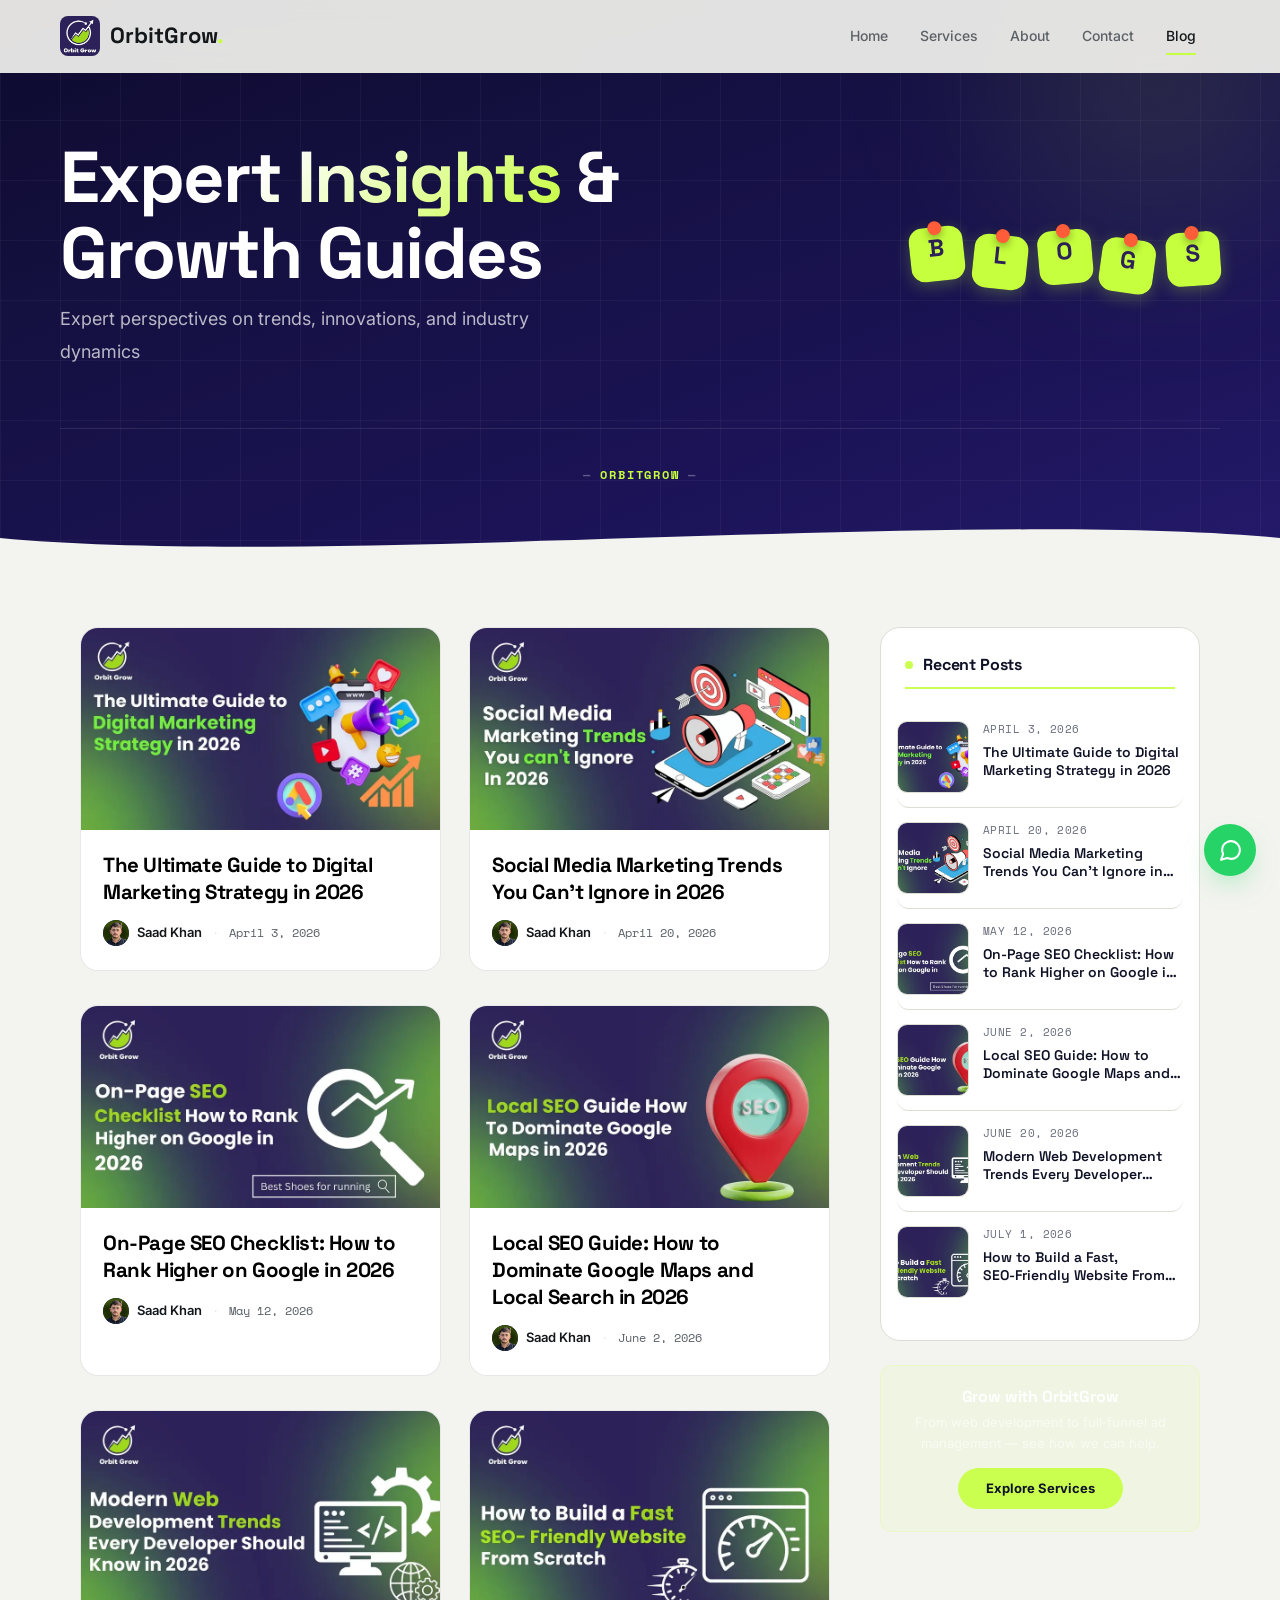
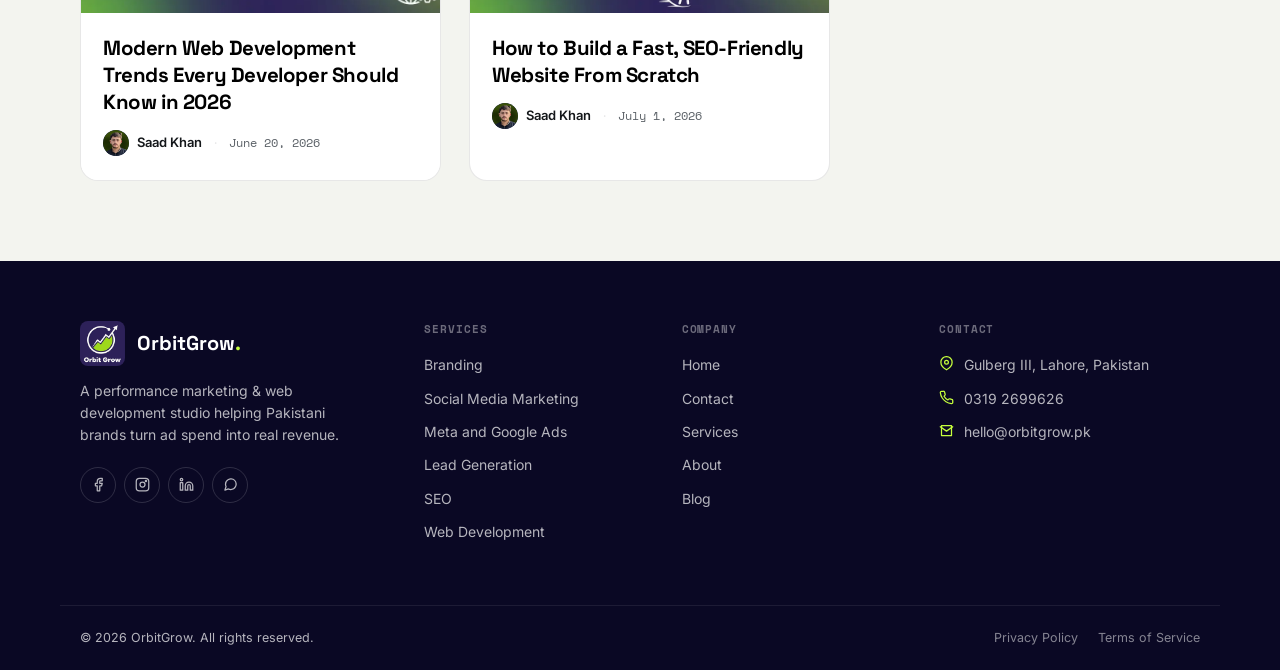
<file: blog.html>
<!DOCTYPE html>
<html lang="en">
<head>
    <meta charset="UTF-8" />
    <meta name="viewport" content="width=device-width, initial-scale=1.0" />
    <title>Blog — OrbitGrow</title>
    <link rel="stylesheet" href="style.css" />
    <link rel="preconnect" href="https://fonts.googleapis.com">
    <link rel="preconnect" href="https://fonts.gstatic.com" crossorigin>
    <link href="https://fonts.googleapis.com/css2?family=Space+Grotesk:wght@500;600;700;800&family=Inter:wght@300;400;500;600;700;800;900&family=Space+Mono:wght@400;700&display=swap" rel="stylesheet" media="print" onload="this.media='all'" />
    <noscript><link href="https://fonts.googleapis.com/css2?family=Space+Grotesk:wght@500;600;700;800&family=Inter:wght@300;400;500;600;700;800;900&family=Space+Mono:wght@400;700&display=swap" rel="stylesheet" /></noscript>
    
    <style>*{margin:0;padding:0;box-sizing:border-box}body{font-family:Inter,sans-serif;background:#f3f4ef;color:#14171a}.wrap{max-width:1200px;margin:0 auto;padding:0 20px}.site-header{position:fixed;top:0;left:0;right:0;z-index:1000;padding:16px 0;background:rgba(243,244,239,.92);backdrop-filter:blur(12px);border-bottom:1px solid transparent;transition:.3s}.site-header.scrolled{border-bottom-color:rgba(20,23,26,.1);box-shadow:0 1px 12px rgba(20,23,26,.06)}.nav-wrap{display:flex;align-items:center;justify-content:space-between;max-width:1200px;margin:0 auto;padding:0 20px}.logo{display:flex;align-items:center;gap:10px;font-family:'Space Grotesk',sans-serif;font-weight:700;font-size:22px;color:#14171a;text-decoration:none;flex-shrink:0;z-index:1001}.logo-img{height:40px;width:auto;display:block;border-radius:8px}.logo-text .dot{color:#c6ff3d}.nav-links{display:flex;align-items:center;gap:32px}.nav-links a{font-family:Inter,sans-serif;font-size:14px;font-weight:500;color:#5b6167;text-decoration:none;transition:color .25s;position:relative}.nav-links a.active,.nav-links a:hover{color:#14171a}.nav-links a.active::after{content:'';position:absolute;bottom:-4px;left:0;width:100%;height:2px;background:#c6ff3d;border-radius:2px}.nav-right{display:flex;align-items:center;z-index:1001}.nav-toggle{display:none;flex-direction:column;gap:5px;background:0 0;border:none;padding:8px;cursor:pointer;position:relative;z-index:1002}.nav-toggle span{display:block;width:24px;height:2px;background:#14171a;transition:.3s;border-radius:2px;transform-origin:center}.nav-toggle.open span:first-child{transform:rotate(45deg) translate(5px,5px)}.nav-toggle.open span:nth-child(2){opacity:0;transform:scaleX(0)}.nav-toggle.open span:nth-child(3){transform:rotate(-45deg) translate(5px,-5px)}@media (max-width:768px){.nav-toggle{display:flex!important}.nav-links{position:absolute;top:calc(100% + 12px);left:0;right:0;background:#fff;flex-direction:column;padding:24px 24px 28px;gap:14px;border-radius:0 0 20px 20px;border:1px solid rgba(20,23,26,.1);border-top:none;opacity:0;transform:translateY(-10px) scaleY(.95);pointer-events:none;transition:.35s cubic-bezier(.16, .84, .44, 1);box-shadow:0 16px 40px -12px rgba(20,23,26,.18);z-index:999;transform-origin:top center}.nav-links.open{opacity:1;transform:translateY(0) scaleY(1);pointer-events:all}.nav-links a{font-size:16px;padding:10px 0;width:100%;border-bottom:1px solid rgba(20,23,26,.1)}.nav-links a:last-child{border-bottom:none}}.blog-hero{position:relative;padding:140px 0 80px;background:linear-gradient(160deg,#0d0a2e 0,#14103f 30%,#1b1356 70%,#241a6b 100%);color:#fff;overflow:hidden;min-height:420px;display:flex;align-items:center}.blog-hero .hero-glow{position:absolute;top:-30%;right:-10%;width:500px;height:500px;border-radius:50%;background:radial-gradient(circle,rgba(198,255,61,.12) 0,transparent 70%);pointer-events:none}.blog-hero-content{position:relative;z-index:2;display:flex;flex-wrap:wrap;align-items:center;justify-content:space-between;gap:40px;width:100%;max-width:1200px;margin:0 auto;padding:0 20px}.hero-text{flex:1 1 45%;min-width:280px}.hero-text h1{font-family:'Space Grotesk',sans-serif;font-size:clamp(42px, 6vw, 72px);font-weight:800;letter-spacing:-2px;line-height:1.05;margin-bottom:12px}.hero-text h1 span{background:linear-gradient(135deg,#fff 40%,#c6ff3d);-webkit-background-clip:text;-webkit-text-fill-color:transparent;background-clip:text}.hero-text .sub{font-size:18px;color:rgba(255,255,255,.7);max-width:480px;font-weight:400}.hero-notes{flex:0 1 45%;min-width:200px;display:flex;justify-content:flex-end}.hero-notes .notes-row{display:flex;gap:10px;flex-wrap:wrap;justify-content:center}.hero-notes .note{width:54px;height:54px;border-radius:14px;background:#c6ff3d;border:2px solid rgba(198,255,61,.6);display:flex;align-items:center;justify-content:center;font-family:'Space Grotesk',sans-serif;font-size:24px;font-weight:800;color:#1b1356;transition:.3s cubic-bezier(.16, .84, .44, 1);box-shadow:0 4px 16px rgba(198,255,61,.25);cursor:pointer}.hero-notes .note:hover{transform:translateY(-6px) scale(1.05);box-shadow:0 8px 32px rgba(198,255,61,.45);background:#fff;border-color:#fff;color:#1b1356}.hero-footer{flex:0 0 100%;text-align:center;margin-top:20px}.brand-signature{font-family:'Space Mono',monospace;font-size:12px;letter-spacing:.15em;text-transform:uppercase;color:rgba(255,255,255,.3)}.brand-signature span{color:#c6ff3d}.wave{position:absolute;bottom:-2px;left:0;right:0;line-height:0}.wave svg{width:100%;height:auto;display:block}.blog-main{padding:60px 0 80px;background:#f3f4ef}.blog-layout{display:grid;grid-template-columns:1fr 320px;gap:50px;align-items:start;max-width:1200px;margin:0 auto;padding:0 20px}@media (max-width:980px){.blog-layout{grid-template-columns:1fr;gap:40px}}.blog-posts{display:grid;grid-template-columns:repeat(2,1fr);gap:34px 28px}@media (max-width:760px){.blog-posts{grid-template-columns:1fr;gap:24px}}.blog-post-item{background:#fff!important;border:1px solid rgba(20,23,26,.1)!important;border-radius:18px!important;overflow:hidden!important;transition:.35s cubic-bezier(.16, .84, .44, 1)!important}.blog-post-item:hover{border-color:transparent!important;box-shadow:0 1px 2px rgba(20,23,26,.04),0 20px 40px -20px rgba(20,23,26,.25)!important;transform:translateY(-6px)!important}.blog-post-item>a{text-decoration:none!important;color:inherit!important;display:block!important}.post-image-wrap{position:relative!important;overflow:hidden!important;aspect-ratio:16/9!important;background:rgba(20,23,26,.06)!important;display:flex!important;align-items:center!important;justify-content:center!important}.post-image-wrap .post-image{width:100%!important;height:100%!important;object-fit:cover!important;display:block!important;transition:transform .7s cubic-bezier(.2, .7, .2, 1)!important}.blog-post-item:hover .post-image-wrap .post-image{transform:scale(1.04)!important}.post-content{background:#fff!important;padding:22px 22px 24px!important;display:block!important}.post-title{color:#000!important;display:block!important;font-size:1.28rem!important;font-weight:700!important;font-family:'Space Grotesk',sans-serif!important;line-height:1.32!important;margin:0 0 14px!important;padding:0!important;background:0 0!important;opacity:1!important;visibility:visible!important;text-decoration:none!important;text-underline-offset:4px!important;text-decoration-thickness:2px!important;text-decoration-color:#C6FF3D!important}.blog-post-item:hover .post-title{text-decoration:underline!important}.post-meta-row{display:flex!important;align-items:center!important;gap:10px!important;flex-wrap:wrap!important;font-size:13px!important;color:#5b6167!important}.post-author{display:flex!important;align-items:center!important;gap:8px!important;color:#14171a!important;font-weight:600!important}.post-date{color:#5b6167!important;font-family:'Space Mono',monospace!important;font-size:12px!important}.post-date::before{content:"·"!important;margin-right:10px!important;color:rgba(20,23,26,.1)!important}.avatar{width:26px!important;height:26px!important;border-radius:50%!important;background:#16233f!important;color:#fff!important;font-size:10px!important;font-weight:700!important;display:flex!important;align-items:center!important;justify-content:center!important;overflow:hidden!important;flex-shrink:0!important}.avatar img{width:100%!important;height:100%!important;object-fit:cover!important;border-radius:50%!important}.post-cta-arrow{position:absolute!important;right:16px!important;bottom:16px!important;width:38px!important;height:38px!important;border-radius:50%!important;background:#f3f4ef!important;display:flex!important;align-items:center!important;justify-content:center!important;opacity:0!important;transform:translateY(10px) scale(.8)!important;transition:.35s cubic-bezier(.2, .7, .2, 1)!important;z-index:2!important}.blog-post-item:hover .post-cta-arrow{opacity:1!important;transform:translateY(0) scale(1)!important}.post-cta-arrow svg{width:16px!important;height:16px!important;stroke:#14171A!important}.blog-sidebar{position:sticky;top:100px;align-self:start}@media (max-width:980px){.blog-sidebar{position:static}}.sidebar-card{background:#fff;border:1px solid rgba(20,23,26,.1);border-radius:18px;padding:28px 24px;margin-bottom:24px}.sidebar-card h3{font-family:'Space Grotesk',sans-serif;font-size:1.1rem;font-weight:700;margin:0 0 18px;display:flex;align-items:center;gap:10px;color:#14171a}.sidebar-card .lime-dot{display:inline-block;width:10px;height:10px;border-radius:50%;background:#c6ff3d;flex-shrink:0}.recent-item{display:flex;gap:14px;align-items:center;padding:10px 8px;margin:0 -8px;border-radius:12px;text-decoration:none;transition:.25s;cursor:pointer}.recent-item:hover{background:#f3f4ef;transform:translateX(4px)}.recent-img{width:56px;height:56px;border-radius:10px;object-fit:cover;flex-shrink:0;transition:transform .4s cubic-bezier(.2, .7, .2, 1)}.recent-item:hover .recent-img{transform:scale(1.08) rotate(-1.5deg)}.recent-info{display:flex;flex-direction:column;gap:4px;min-width:0}.recent-title{font-family:'Space Grotesk',sans-serif;font-size:13.5px;font-weight:600;color:#14171a;line-height:1.3}.recent-date{font-family:'Space Mono',monospace;font-size:10.5px;text-transform:uppercase;letter-spacing:.05em;color:#5b6167}.sidebar-cta{background:#f3f4ef;border-radius:18px;padding:28px 24px;text-align:center;border:1px solid rgba(20,23,26,.1)}.sidebar-cta h4{font-family:'Space Grotesk',sans-serif;font-size:1.1rem;font-weight:700;margin:0 0 8px;color:#14171a}.sidebar-cta p{font-size:14px;color:#5b6167;margin:0 0 18px;line-height:1.6}.btn-cta-side{display:inline-block;background:#14171a;color:#fff;font-weight:600;font-size:14px;padding:12px 30px;border-radius:100px;text-decoration:none;transition:.3s}.btn-cta-side:hover{background:#233312;transform:translateY(-2px)}.site-footer{background:#0a0824;color:rgba(255,255,255,.7);padding:60px 0 0;position:relative;z-index:2}.footer-grid{display:grid;grid-template-columns:1.4fr 1fr 1fr 1.2fr;gap:40px;max-width:1200px;margin:0 auto;padding:0 20px 50px}@media (max-width:768px){.footer-grid{grid-template-columns:1fr 1fr;gap:32px}.f-brand{grid-column:1/-1}.f-col:nth-child(2){display:none}.f-col:nth-child(3){grid-column:1/2;padding-right:8px}.f-col:nth-child(4){grid-column:2/3;padding-left:12px;border-left:1px solid rgba(255,255,255,.08)}.f-col:nth-child(4) .f-contact li{gap:6px;font-size:13px}.f-col:nth-child(4) .f-contact li svg{width:16px;height:16px}.footer-bottom{flex-direction:column;align-items:flex-start;gap:8px}.f-col h5{font-size:11px}.f-col ul li{font-size:13px}.f-brand p{font-size:13px;max-width:100%}}.f-brand p{font-size:14px;max-width:280px;margin-bottom:20px}.f-social{display:flex;gap:8px}.f-social a{width:36px;height:36px;border-radius:50%;border:1px solid rgba(255,255,255,.15);display:flex;align-items:center;justify-content:center;transition:.3s;color:rgba(255,255,255,.7)}.f-social a:hover{background:rgba(198,255,61,.12);border-color:#c6ff3d}.f-social a svg{width:15px;height:15px}.f-col h5{font-family:'Space Mono',monospace;font-size:11px;letter-spacing:.08em;text-transform:uppercase;color:rgba(255,255,255,.4);margin-bottom:16px}.f-col ul{list-style:none;padding:0}.f-col ul li{margin-bottom:11px;font-size:14px}.f-col ul li a{color:inherit;text-decoration:none;transition:color .25s}.f-col ul li a:hover{color:#c6ff3d}.f-contact li{display:flex;gap:10px;align-items:flex-start}.f-contact li svg{width:15px;height:15px;stroke:#C6FF3D;flex-shrink:0;margin-top:2px}.footer-bottom{border-top:1px solid rgba(255,255,255,.08);padding:22px 20px;display:flex;justify-content:space-between;align-items:center;flex-wrap:wrap;gap:10px;font-size:12.5px;max-width:1200px;margin:0 auto}.footer-bottom a{color:rgba(255,255,255,.5);text-decoration:none;margin-left:16px;transition:color .25s}.footer-bottom a:hover{color:#c6ff3d}.fab-whatsapp{position:fixed;bottom:24px;right:24px;z-index:200;width:52px;height:52px;border-radius:50%;background:#25d366;display:flex;align-items:center;justify-content:center;box-shadow:0 12px 28px -10px rgba(37,211,102,.5);transition:transform .3s;animation:2.4s infinite fabPulse;text-decoration:none}.fab-whatsapp:hover{transform:scale(1.08)}.fab-whatsapp svg{width:25px;height:25px;stroke:#fff;fill:none}@keyframes fabPulse{0%,100%{box-shadow:0 12px 28px -10px rgba(37,211,102,.5)}50%{box-shadow:0 12px 28px -6px rgba(37,211,102,.75)}}@media (max-width:680px){.blog-hero{padding:120px 0 60px;min-height:320px}.blog-hero-content{flex-direction:column;text-align:center;padding:0 16px}.hero-text h1{font-size:clamp(32px, 8vw, 42px)}.hero-text .sub{margin:0 auto;font-size:16px}.hero-notes{justify-content:center}.hero-notes .notes-row{gap:8px}.hero-notes .note{width:44px;height:44px;font-size:19px;border-radius:12px}.blog-main{padding:40px 0 60px}}</style>
</head>
<body>

    <!-- ===== HEADER ===== -->
    <header class="site-header" id="siteHeader">
        <div class="wrap nav-wrap">
            <a href="/" class="logo">
                <img src="images/orbitgrow-logo.webp" alt="OrbitGrow" width="60" height="60" class="logo-img" />
                <span class="logo-text">OrbitGrow<span class="dot">.</span></span>
            </a>
            <nav class="nav-links" id="navLinks">
                <a href="/">Home</a>
                <a href="/services">Services</a>
                <a href="/about">About</a>
                <a href="/contact">Contact</a>
                <a href="/blog" class="active">Blog</a>
            </nav>
            <div class="nav-right">
                <button class="nav-toggle" id="navToggle" aria-label="Toggle menu">
                    <span></span>
                    <span></span>
                    <span></span>
                </button>
            </div>
        </div>
    </header>

    <main>

        <!-- ===== BLOG HERO ===== -->
        <section class="blog-hero">
            <div class="hero-glow"></div>
            <div class="blog-hero-content">
                <div class="hero-text">
                    <h1><span>Expert Insights</span> &amp; Growth Guides</h1>
                    <p class="sub">Expert perspectives on trends, innovations, and industry dynamics</p>
                </div>
                <div class="hero-notes">
                    <div class="notes-row" aria-hidden="true">
                        <div class="note"><span>B</span></div>
                        <div class="note"><span>L</span></div>
                        <div class="note"><span>O</span></div>
                        <div class="note"><span>G</span></div>
                        <div class="note"><span>S</span></div>
                    </div>
                </div>
                <div class="hero-footer">
                    <span class="brand-signature">— <span>OrbitGrow</span> —</span>
                </div>
            </div>
            <div class="wave">
                <svg viewBox="0 0 1440 60" preserveAspectRatio="none">
                    <path d="M0,30 C360,60 1080,0 1440,30 L1440,60 L0,60 Z" fill="#F3F4EF"/>
                </svg>
            </div>
        </section>

        <!-- ===== BLOG MAIN ===== -->
        <section class="blog-main">
            <div class="wrap">
                <div class="blog-layout">

                    <!-- LEFT: Blog Grid -->
                    <div class="blog-posts">
                        
                        <!-- Blog Post 1 -->
                        <article class="blog-post-item">
                            <a href="/digital-marketing-strategy-guide-2026">
                                <div class="post-image-wrap">
                                    <img class="post-image" src="images/ultimate-guide-digital-marketing-strategy-2026.webp" alt="The Ultimate Guide to Digital Marketing Strategy in 2026" loading="lazy" />
                                    <span class="post-cta-arrow"><svg viewBox="0 0 24 24" fill="none" stroke-width="2" stroke-linecap="round" stroke-linejoin="round"><path d="M7 17L17 7"/><path d="M7 7h10v10"/></svg></span>
                                </div>
                                <div class="post-content">
                                    <h3 class="post-title" style="color:#000000 !important;display:block !important;opacity:1 !important;visibility:visible !important;font-size:1.28rem !important;font-weight:700 !important;font-family:'Space Grotesk',sans-serif !important;line-height:1.32 !important;margin:0 0 14px 0 !important;background:transparent !important;">The Ultimate Guide to Digital Marketing Strategy in 2026</h3>
                                    <div class="post-meta-row">
                                        <span class="post-author">
                                            <span class="avatar"><img src="images/saad-khan-profile.webp" alt="Saad Khan" /></span>
                                            Saad Khan
                                        </span>
                                        <span class="post-date">April 3, 2026</span>
                                    </div>
                                </div>
                            </a>
                        </article>

                        <!-- Blog Post 2 -->
                        <article class="blog-post-item">
                            <a href="/social-media-marketing-trends-2026">
                                <div class="post-image-wrap">
                                    <img class="post-image" src="images/social-media-marketing-trends-2026.webp" alt="Social Media Marketing Trends You Can't Ignore in 2026" loading="lazy" />
                                    <span class="post-cta-arrow"><svg viewBox="0 0 24 24" fill="none" stroke-width="2" stroke-linecap="round" stroke-linejoin="round"><path d="M7 17L17 7"/><path d="M7 7h10v10"/></svg></span>
                                </div>
                                <div class="post-content">
                                    <h3 class="post-title" style="color:#000000 !important;display:block !important;opacity:1 !important;visibility:visible !important;font-size:1.28rem !important;font-weight:700 !important;font-family:'Space Grotesk',sans-serif !important;line-height:1.32 !important;margin:0 0 14px 0 !important;background:transparent !important;">Social Media Marketing Trends You Can't Ignore in 2026</h3>
                                    <div class="post-meta-row">
                                        <span class="post-author">
                                            <span class="avatar"><img src="images/saad-khan-profile.webp" alt="Saad Khan" /></span>
                                            Saad Khan
                                        </span>
                                        <span class="post-date">April 20, 2026</span>
                                    </div>
                                </div>
                            </a>
                        </article>

                        <!-- Blog Post 3 -->
                        <article class="blog-post-item">
                            <a href="/on-page-seo-checklist-2026">
                                <div class="post-image-wrap">
                                    <img class="post-image" src="images/on-page-seo-checklist-2026.webp" alt="On‑Page SEO Checklist: How to Rank Higher on Google in 2026" loading="lazy" />
                                    <span class="post-cta-arrow"><svg viewBox="0 0 24 24" fill="none" stroke-width="2" stroke-linecap="round" stroke-linejoin="round"><path d="M7 17L17 7"/><path d="M7 7h10v10"/></svg></span>
                                </div>
                                <div class="post-content">
                                    <h3 class="post-title" style="color:#000000 !important;display:block !important;opacity:1 !important;visibility:visible !important;font-size:1.28rem !important;font-weight:700 !important;font-family:'Space Grotesk',sans-serif !important;line-height:1.32 !important;margin:0 0 14px 0 !important;background:transparent !important;">On‑Page SEO Checklist: How to Rank Higher on Google in 2026</h3>
                                    <div class="post-meta-row">
                                        <span class="post-author">
                                            <span class="avatar"><img src="images/saad-khan-profile.webp" alt="Saad Khan" /></span>
                                            Saad Khan
                                        </span>
                                        <span class="post-date">May 12, 2026</span>
                                    </div>
                                </div>
                            </a>
                        </article>

                        <!-- Blog Post 4 -->
                        <article class="blog-post-item">
                            <a href="/local-seo-guide-2026">
                                <div class="post-image-wrap">
                                    <img class="post-image" src="images/local-seo-guide-google-maps-2026.webp" alt="Local SEO Guide: How to Dominate Google Maps and Local Search in 2026" loading="lazy" />
                                    <span class="post-cta-arrow"><svg viewBox="0 0 24 24" fill="none" stroke-width="2" stroke-linecap="round" stroke-linejoin="round"><path d="M7 17L17 7"/><path d="M7 7h10v10"/></svg></span>
                                </div>
                                <div class="post-content">
                                    <h3 class="post-title" style="color:#000000 !important;display:block !important;opacity:1 !important;visibility:visible !important;font-size:1.28rem !important;font-weight:700 !important;font-family:'Space Grotesk',sans-serif !important;line-height:1.32 !important;margin:0 0 14px 0 !important;background:transparent !important;">Local SEO Guide: How to Dominate Google Maps and Local Search in 2026</h3>
                                    <div class="post-meta-row">
                                        <span class="post-author">
                                            <span class="avatar"><img src="images/saad-khan-profile.webp" alt="Saad Khan" /></span>
                                            Saad Khan
                                        </span>
                                        <span class="post-date">June 2, 2026</span>
                                    </div>
                                </div>
                            </a>
                        </article>

                        <!-- Blog Post 5 -->
                        <article class="blog-post-item">
                            <a href="/modern-web-development-trends-2026">
                                <div class="post-image-wrap">
                                    <img class="post-image" src="images/modern-web-development-trends-2026.webp" alt="Modern Web Development Trends Every Developer Should Know in 2026" loading="lazy" />
                                    <span class="post-cta-arrow"><svg viewBox="0 0 24 24" fill="none" stroke-width="2" stroke-linecap="round" stroke-linejoin="round"><path d="M7 17L17 7"/><path d="M7 7h10v10"/></svg></span>
                                </div>
                                <div class="post-content">
                                    <h3 class="post-title" style="color:#000000 !important;display:block !important;opacity:1 !important;visibility:visible !important;font-size:1.28rem !important;font-weight:700 !important;font-family:'Space Grotesk',sans-serif !important;line-height:1.32 !important;margin:0 0 14px 0 !important;background:transparent !important;">Modern Web Development Trends Every Developer Should Know in 2026</h3>
                                    <div class="post-meta-row">
                                        <span class="post-author">
                                            <span class="avatar"><img src="images/saad-khan-profile.webp" alt="Saad Khan" /></span>
                                            Saad Khan
                                        </span>
                                        <span class="post-date">June 20, 2026</span>
                                    </div>
                                </div>
                            </a>
                        </article>

                        <!-- Blog Post 6 -->
                        <article class="blog-post-item">
                            <a href="/build-fast-seo-friendly-website">
                                <div class="post-image-wrap">
                                    <img class="post-image" src="images/how-to-build-a-fast-seo-friendly-website.webp" alt="How to Build a Fast, SEO‑Friendly Website From Scratch" loading="lazy" />
                                    <span class="post-cta-arrow"><svg viewBox="0 0 24 24" fill="none" stroke-width="2" stroke-linecap="round" stroke-linejoin="round"><path d="M7 17L17 7"/><path d="M7 7h10v10"/></svg></span>
                                </div>
                                <div class="post-content">
                                    <h3 class="post-title" style="color:#000000 !important;display:block !important;opacity:1 !important;visibility:visible !important;font-size:1.28rem !important;font-weight:700 !important;font-family:'Space Grotesk',sans-serif !important;line-height:1.32 !important;margin:0 0 14px 0 !important;background:transparent !important;">How to Build a Fast, SEO‑Friendly Website From Scratch</h3>
                                    <div class="post-meta-row">
                                        <span class="post-author">
                                            <span class="avatar"><img src="images/saad-khan-profile.webp" alt="Saad Khan" /></span>
                                            Saad Khan
                                        </span>
                                        <span class="post-date">July 1, 2026</span>
                                    </div>
                                </div>
                            </a>
                        </article>

                    </div>

                    <!-- RIGHT: Sidebar -->
                    <aside class="blog-sidebar">
                        <div class="sidebar-card">
                            <h3><span class="lime-dot"></span> Recent Posts</h3>
                            <div>
                                <a href="/digital-marketing-strategy-guide-2026" class="recent-item">
                                    <img class="recent-img" src="images/ultimate-guide-digital-marketing-strategy-2026.webp" alt="The Ultimate Guide to Digital Marketing Strategy in 2026" loading="lazy" />
                                    <div class="recent-info">
                                        <span class="recent-date">April 3, 2026</span>
                                        <span class="recent-title">The Ultimate Guide to Digital Marketing Strategy in 2026</span>
                                    </div>
                                </a>
                                <a href="/social-media-marketing-trends-2026" class="recent-item">
                                    <img class="recent-img" src="images/social-media-marketing-trends-2026.webp" alt="Social Media Marketing Trends You Can't Ignore in 2026" loading="lazy" />
                                    <div class="recent-info">
                                        <span class="recent-date">April 20, 2026</span>
                                        <span class="recent-title">Social Media Marketing Trends You Can't Ignore in 2026</span>
                                    </div>
                                </a>
                                <a href="/on-page-seo-checklist-2026" class="recent-item">
                                    <img class="recent-img" src="images/on-page-seo-checklist-2026.webp" alt="On‑Page SEO Checklist: How to Rank Higher on Google in 2026" loading="lazy" />
                                    <div class="recent-info">
                                        <span class="recent-date">May 12, 2026</span>
                                        <span class="recent-title">On‑Page SEO Checklist: How to Rank Higher on Google in 2026</span>
                                    </div>
                                </a>
                                <a href="/local-seo-guide-2026" class="recent-item">
                                    <img class="recent-img" src="images/local-seo-guide-google-maps-2026.webp" alt="Local SEO Guide: How to Dominate Google Maps and Local Search in 2026" loading="lazy" />
                                    <div class="recent-info">
                                        <span class="recent-date">June 2, 2026</span>
                                        <span class="recent-title">Local SEO Guide: How to Dominate Google Maps and Local Search in 2026</span>
                                    </div>
                                </a>
                                <a href="/modern-web-development-trends-2026" class="recent-item">
                                    <img class="recent-img" src="images/modern-web-development-trends-2026.webp" alt="Modern Web Development Trends Every Developer Should Know in 2026" loading="lazy" />
                                    <div class="recent-info">
                                        <span class="recent-date">June 20, 2026</span>
                                        <span class="recent-title">Modern Web Development Trends Every Developer Should Know in 2026</span>
                                    </div>
                                </a>
                                <a href="/build-fast-seo-friendly-website" class="recent-item">
                                    <img class="recent-img" src="images/how-to-build-a-fast-seo-friendly-website.webp" alt="How to Build a Fast, SEO‑Friendly Website From Scratch" loading="lazy" />
                                    <div class="recent-info">
                                        <span class="recent-date">July 1, 2026</span>
                                        <span class="recent-title">How to Build a Fast, SEO‑Friendly Website From Scratch</span>
                                    </div>
                                </a>
                            </div>
                        </div>
                        <div class="sidebar-cta">
                            <h4>Grow with OrbitGrow</h4>
                            <p>From web development to full‑funnel ad management — see how we can help.</p>
                            <a href="/services" class="btn-cta-side">Explore Services</a>
                        </div>
                    </aside>

                </div>
            </div>
        </section>

    </main>

    <!-- ===== FOOTER ===== -->
    <footer class="site-footer">
        <div class="wrap">
            <div class="footer-grid">
                <div class="f-brand">
                    <a href="/" class="logo footer-logo" style="display:flex;align-items:center;gap:12px;font-family:'Space Grotesk',sans-serif;font-weight:700;font-size:24px;flex-shrink:0;text-decoration:none;color:#fff;margin-bottom:14px;">
                        <img src="images/orbitgrow-logo.webp" alt="OrbitGrow" width="60" height="60" class="logo-img" style="height:45px;width:auto;display:block;border-radius:8px;" />
                        <span class="logo-text" style="font-size:20px;color:#fff;display:inline-block;white-space:nowrap;">OrbitGrow<span class="dot" style="color:#C6FF3D;">.</span></span>
                    </a>
                    <p>A performance marketing &amp; web development studio helping Pakistani brands turn ad spend into real revenue.</p>
                    <div class="f-social">
                        <a href="https://www.facebook.com/share/19E6NcZP18/" target="_blank" aria-label="Facebook">
                            <svg viewBox="0 0 24 24" fill="none" stroke="currentColor" stroke-width="2" stroke-linecap="round" stroke-linejoin="round"><path d="M18 2h-3a5 5 0 0 0-5 5v3H7v4h3v8h4v-8h3l1-4h-4V7a1 1 0 0 1 1-1h3z"/></svg>
                        </a>
                        <a href="https://www.instagram.com/orbitgrow.agency" target="_blank" aria-label="Instagram">
                            <svg viewBox="0 0 24 24" fill="none" stroke="currentColor" stroke-width="2" stroke-linecap="round" stroke-linejoin="round"><rect x="2" y="2" width="20" height="20" rx="5"/><circle cx="12" cy="12" r="4"/><circle cx="17.5" cy="6.5" r="1"/></svg>
                        </a>
                        <a href="https://www.linkedin.com/company/orbit-grow" target="_blank" aria-label="LinkedIn">
                            <svg viewBox="0 0 24 24" fill="none" stroke="currentColor" stroke-width="2" stroke-linecap="round" stroke-linejoin="round"><path d="M16 8a6 6 0 0 1 6 6v7h-4v-7a2 2 0 0 0-2-2 2 2 0 0 0-2 2v7h-4v-7a6 6 0 0 1 6-6z"/><rect x="2" y="9" width="4" height="12"/><circle cx="4" cy="4" r="2"/></svg>
                        </a>
                        <a href="https://wa.me/923192699626" target="_blank" aria-label="WhatsApp">
                            <svg viewBox="0 0 24 24" fill="none" stroke="currentColor" stroke-width="2" stroke-linecap="round" stroke-linejoin="round"><path d="M21 11.5a8.38 8.38 0 0 1-.9 3.8 8.5 8.5 0 0 1-7.6 4.7 8.38 8.38 0 0 1-3.8-.9L3 21l1.9-5.7a8.38 8.38 0 0 1-.9-3.8 8.5 8.5 0 0 1 4.7-7.6 8.38 8.38 0 0 1 3.8-.9h.5a8.48 8.48 0 0 1 8 8v.5z"/></svg>
                        </a>
                    </div>
                </div>

                <div class="f-col">
                    <h5>Services</h5>
                    <ul>
                        <li><a href="/services#services-grid">Branding</a></li>
                        <li><a href="/services#services-grid">Social Media Marketing</a></li>
                        <li><a href="/services#services-grid">Meta and Google Ads</a></li>
                        <li><a href="/services#services-grid">Lead Generation</a></li>
                        <li><a href="/services#services-grid">SEO</a></li>
                        <li><a href="/services#services-grid">Web Development</a></li>
                    </ul>
                </div>

                <div class="f-col">
                    <h5>Company</h5>
                    <ul>
                        <li><a href="/">Home</a></li>
                        <li><a href="/contact">Contact</a></li>
                        <li><a href="/services">Services</a></li>
                        <li><a href="/about">About</a></li>
                        <li><a href="/blog">Blog</a></li>
                    </ul>
                </div>

                <div class="f-col">
                    <h5>Contact</h5>
                    <ul class="f-contact">
                        <li>
                            <svg viewBox="0 0 24 24" fill="none" stroke="currentColor" stroke-width="2" stroke-linecap="round" stroke-linejoin="round"><path d="M21 10c0 7-9 12-9 12s-9-5-9-12a9 9 0 1 1 18 0z"/><circle cx="12" cy="10" r="3"/></svg>
                            Gulberg III, Lahore, Pakistan
                        </li>
                        <li>
                            <svg viewBox="0 0 24 24" fill="none" stroke="currentColor" stroke-width="2" stroke-linecap="round" stroke-linejoin="round"><path d="M22 16.92v3a2 2 0 0 1-2.18 2 19.79 19.79 0 0 1-8.63-3.07 19.5 19.5 0 0 1-6-6 19.79 19.79 0 0 1-3.07-8.67A2 2 0 0 1 4.11 2h3a2 2 0 0 1 2 1.72c.13.96.36 1.9.68 2.81a2 2 0 0 1-.45 2.11L8.09 9.91a16 16 0 0 0 6 6l1.27-1.27a2 2 0 0 1 2.11-.45c.91.32 1.85.55 2.81.68A2 2 0 0 1 22 16.92z"/></svg>
                            <a href="tel:+923192699626" style="color:inherit;text-decoration:none;">0319 2699626</a>
                        </li>
                        <li>
                            <svg viewBox="0 0 24 24" fill="none" stroke="currentColor" stroke-width="2" stroke-linecap="round" stroke-linejoin="round"><path d="M4 4h16v16H4z"/><path d="M22 6l-10 7L2 6"/></svg>
                            <a href="mailto:hello@orbitgrow.pk" style="color:inherit;text-decoration:none;">hello@orbitgrow.pk</a>
                        </li>
                    </ul>
                </div>
            </div>

            <div class="footer-bottom">
                <span>&copy; <span id="year"></span> OrbitGrow. All rights reserved.</span>
                <div>
                    <a href="#">Privacy Policy</a>
                    <a href="#">Terms of Service</a>
                </div>
            </div>
        </div>
    </footer>

    <!-- ===== FAB ===== -->
    <a href="https://wa.me/923192699626" target="_blank" class="fab-whatsapp" aria-label="Chat on WhatsApp">
        <svg viewBox="0 0 24 24" fill="none" stroke-width="2" stroke-linecap="round" stroke-linejoin="round"><path d="M21 11.5a8.38 8.38 0 0 1-.9 3.8 8.5 8.5 0 0 1-7.6 4.7 8.38 8.38 0 0 1-3.8-.9L3 21l1.9-5.7a8.38 8.38 0 0 1-.9-3.8 8.5 8.5 0 0 1 4.7-7.6 8.38 8.38 0 0 1 3.8-.9h.5a8.48 8.48 0 0 1 8 8v.5z"/></svg>
    </a>

    <script>const header=document.getElementById("siteHeader");window.addEventListener("scroll",()=>{header.classList.toggle("scrolled",window.scrollY>30)});const navToggle=document.getElementById("navToggle"),navLinks=document.getElementById("navLinks");navToggle&&navLinks&&(navToggle.addEventListener("click",function(e){e.stopPropagation(),this.classList.toggle("open"),navLinks.classList.toggle("open")}),navLinks.querySelectorAll("a").forEach(e=>{e.addEventListener("click",function(){navToggle.classList.remove("open"),navLinks.classList.remove("open")})}),document.addEventListener("click",function(e){navLinks.contains(e.target)||navToggle.contains(e.target)||(navToggle.classList.remove("open"),navLinks.classList.remove("open"))})),document.getElementById("year").textContent=(new Date).getFullYear();</script>

</body>
</html>
</file>
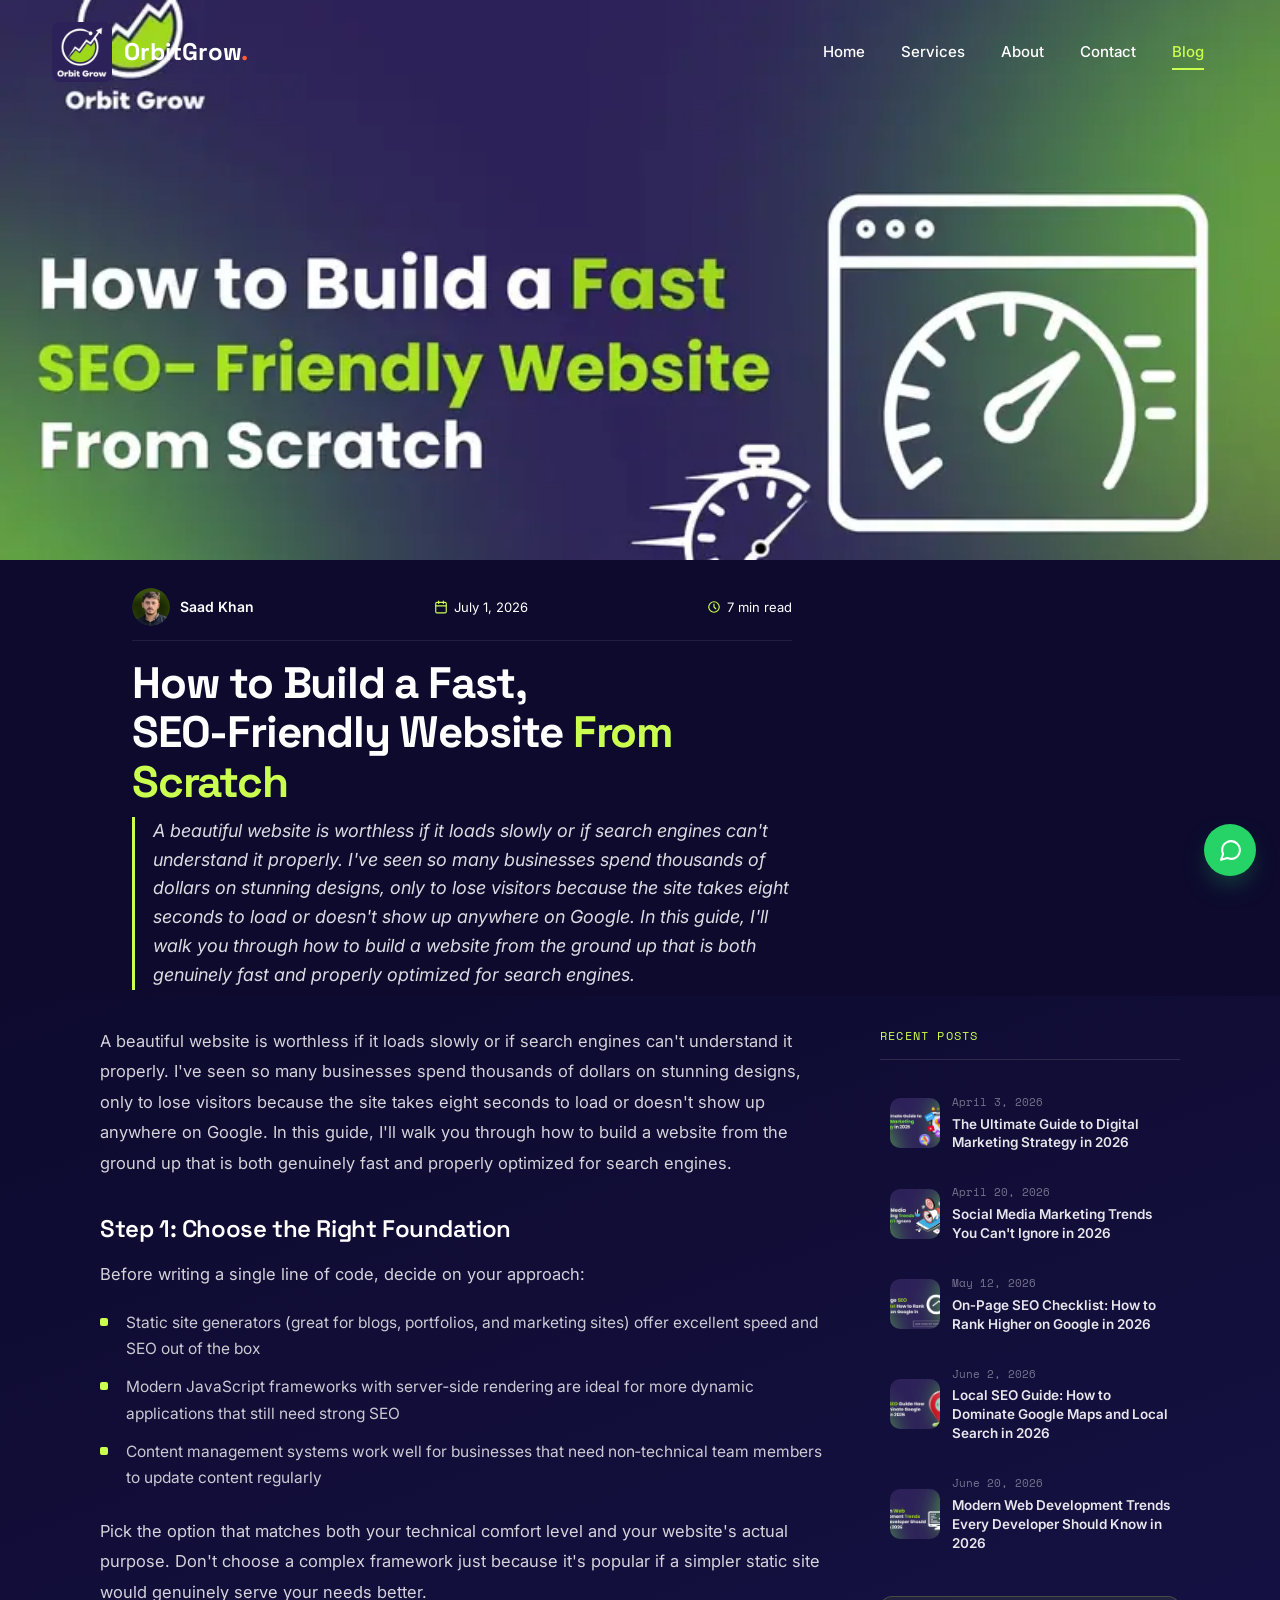
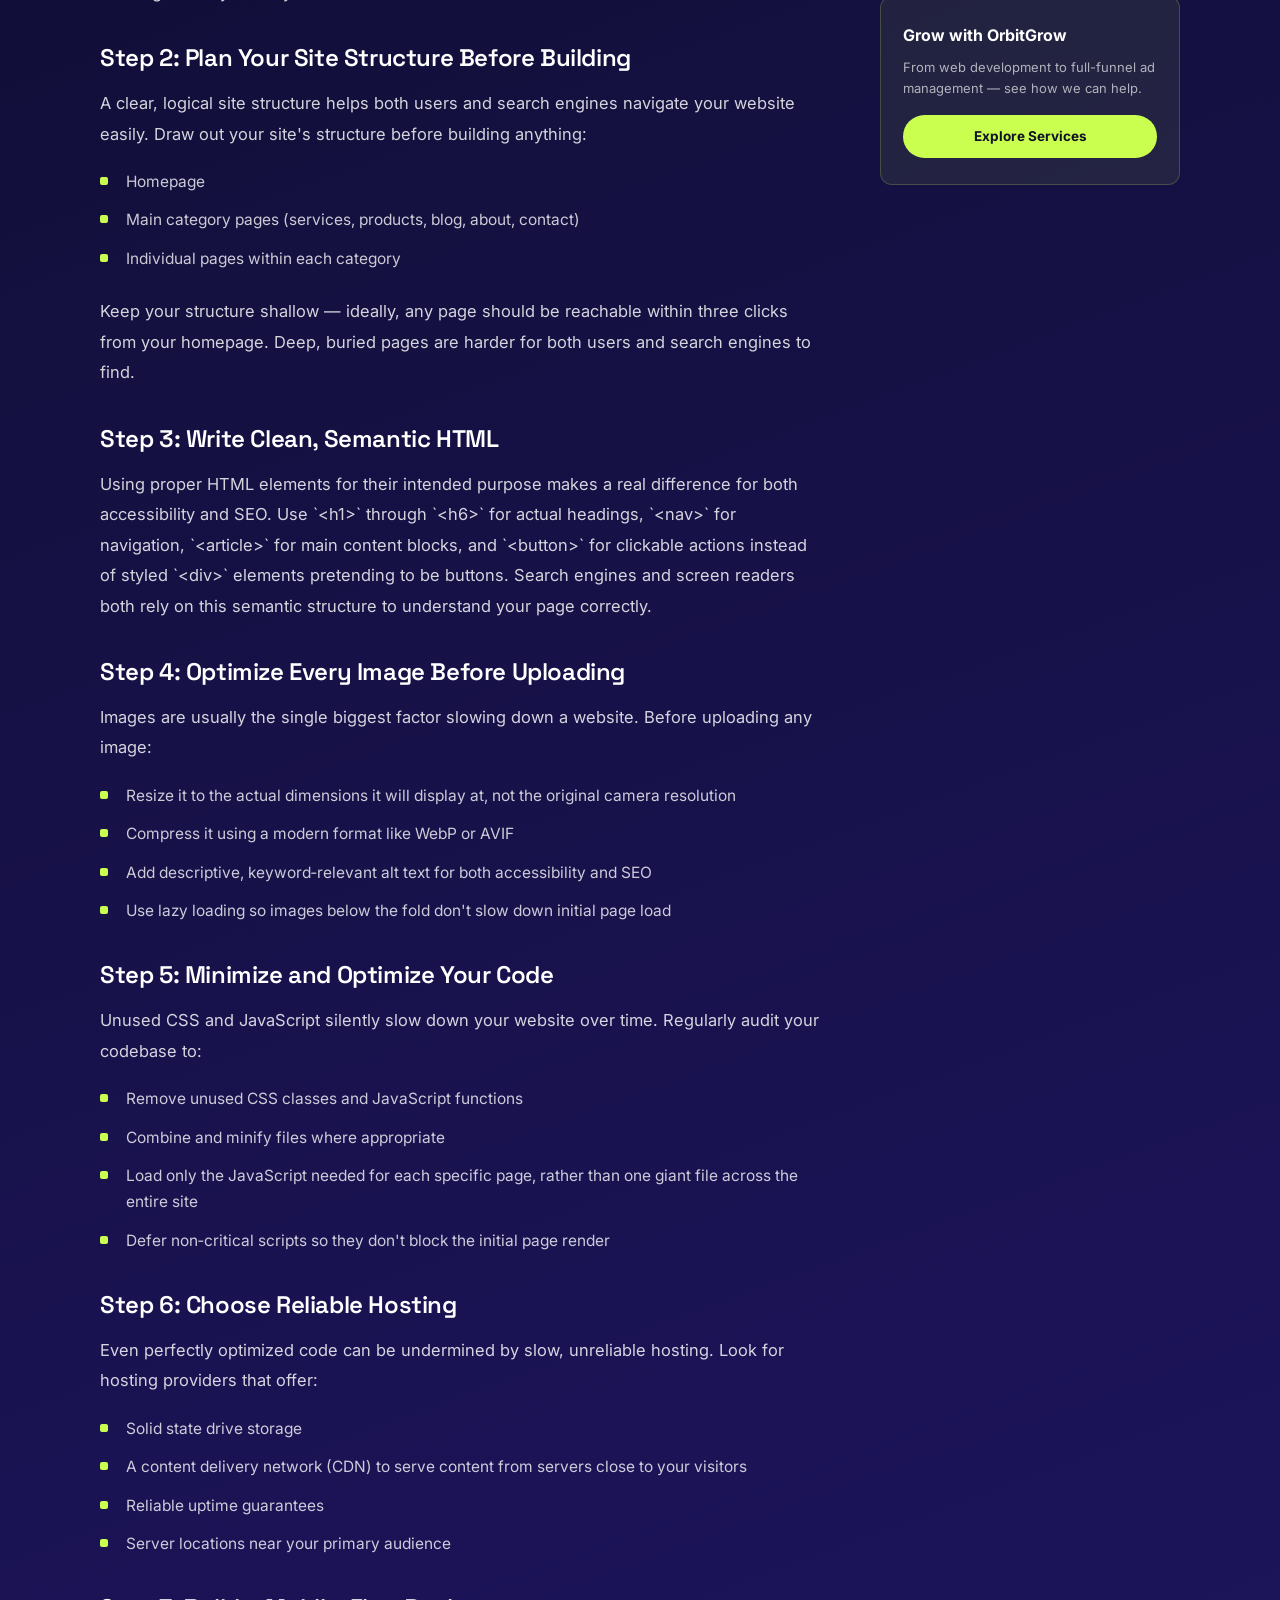
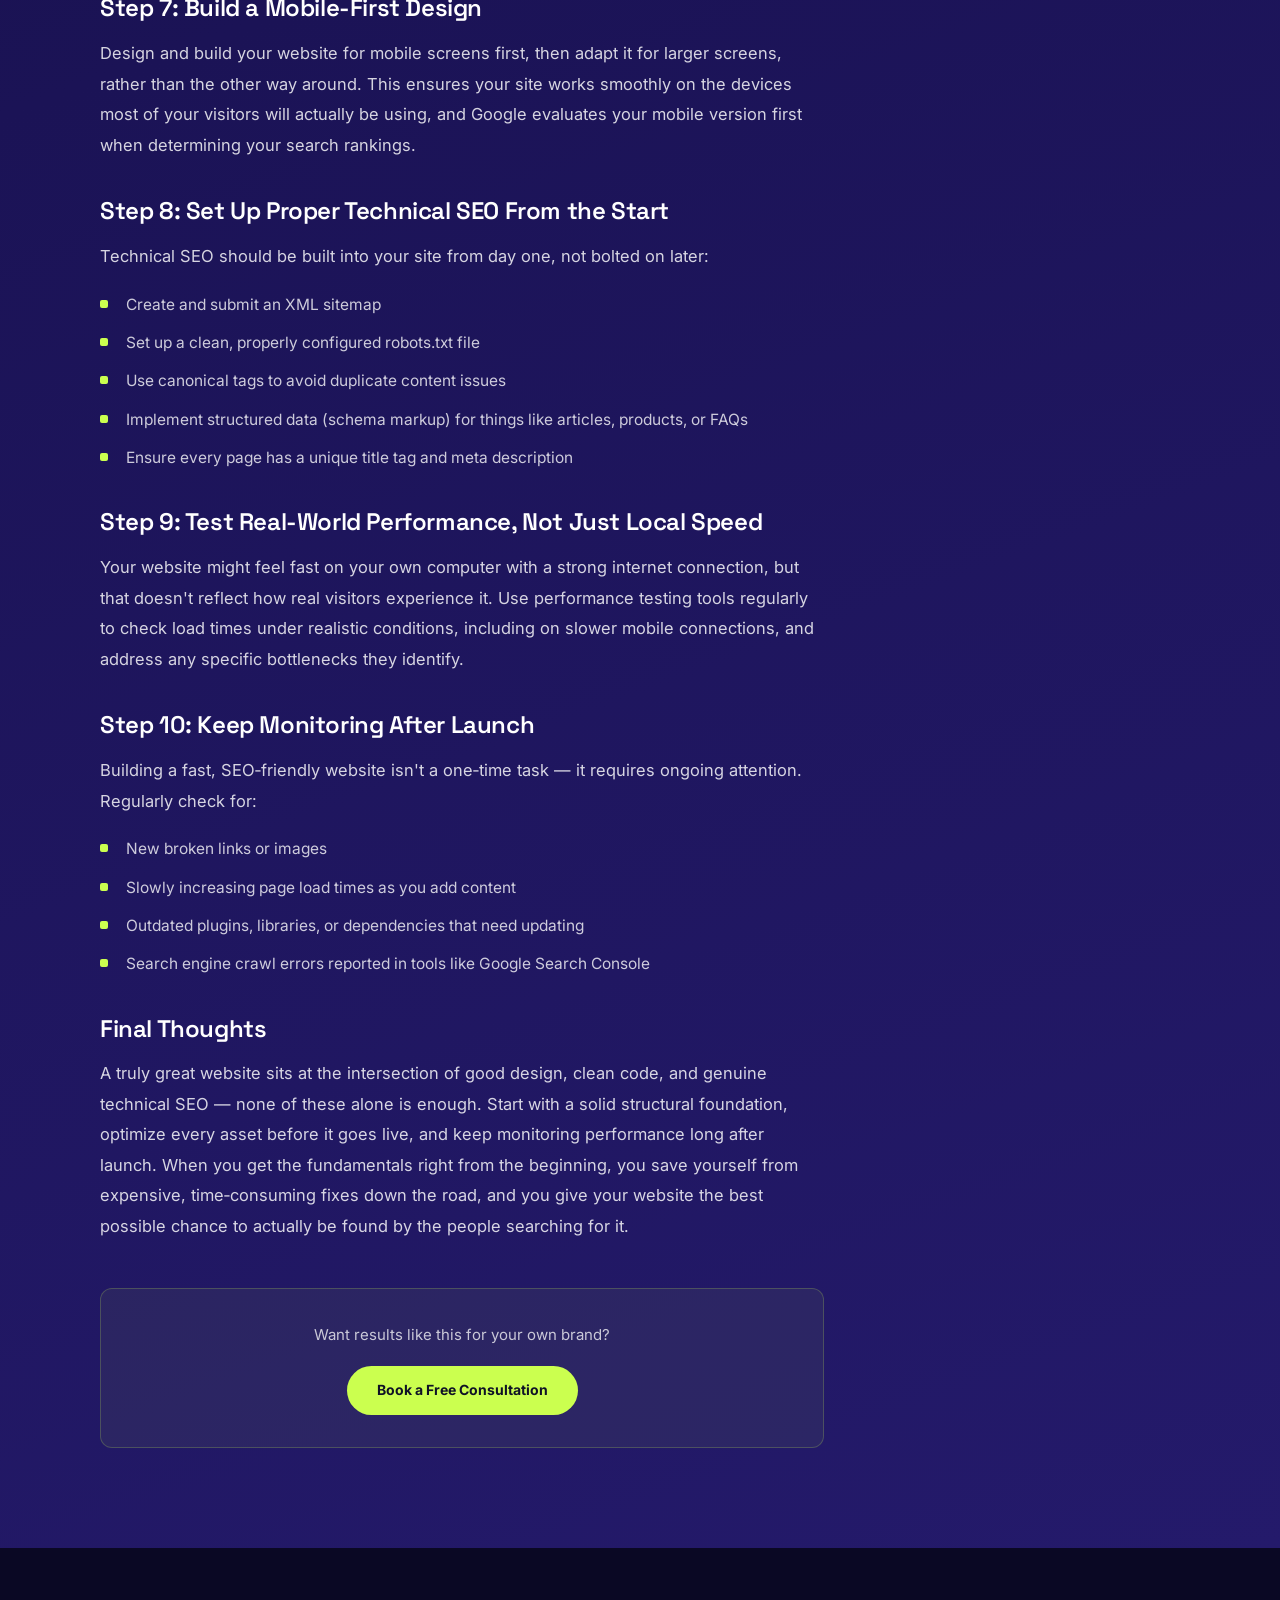
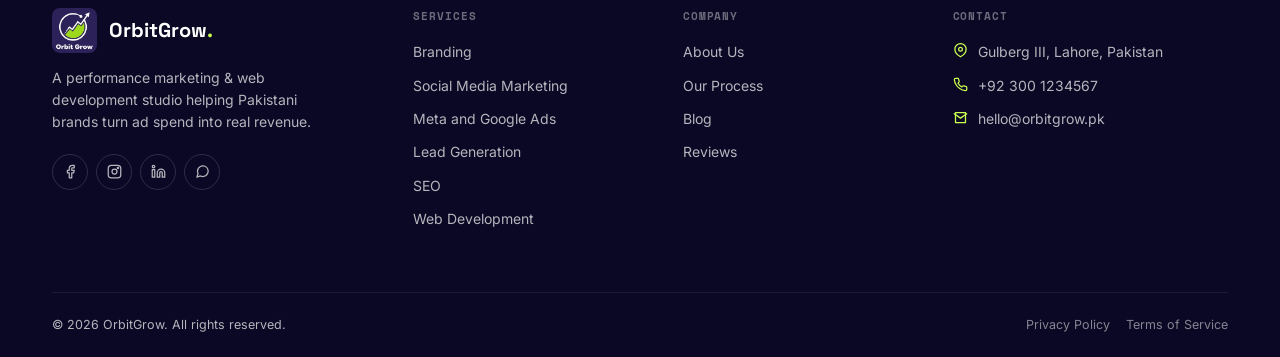
<file: build-fast-seo-friendly-website.html>
<!DOCTYPE html>
<html lang="en">
<head>
    <meta charset="UTF-8" />
    <meta name="viewport" content="width=device-width, initial-scale=1.0" />
    <link rel="preconnect" href="https://fonts.googleapis.com">
    <link rel="preconnect" href="https://fonts.gstatic.com" crossorigin>
    <link rel="preconnect" href="https://picsum.photos">
    <link rel="dns-prefetch" href="https://picsum.photos">
    <title id="pageTitle">How to Build a Fast, SEO‑Friendly Website From Scratch — OrbitGrow Blog</title>
    <meta name="description" content="A beautiful website is worthless if it loads slowly or if search engines can't understand it properly. I've seen so many businesses spend thousands of dollars on stunning designs, only to lose visitors because the site takes eight seconds to load or doesn't show up anywhere on Google. In this guide, I'll walk you through how to build a website from the ground up that is both genuinely fast and properly optimized for search engines." />
    <link rel="canonical" href="https://orbitgrow.vercel.app/build-fast-seo-friendly-website" />
    <meta property="og:title" content="How to Build a Fast, SEO‑Friendly Website From Scratch — OrbitGrow Blog" />
    <meta property="og:description" content="A beautiful website is worthless if it loads slowly or if search engines can't understand it properly. I've seen so many businesses spend thousands of dollars on stunning designs, only to lose visitors because the site takes eight seconds to load or doesn't show up anywhere on Google. In this guide, I'll walk you through how to build a website from the ground up that is both genuinely fast and properly optimized for search engines." />
    <meta property="og:image" content="images/how-to-build-a-fast-seo-friendly-website.webp" />
    <meta property="og:url" content="https://orbitgrow.vercel.app/build-fast-seo-friendly-website" />
    <meta property="og:type" content="article" />
    <meta name="twitter:card" content="summary_large_image" />
    <script type="application/ld+json">
    {
        "@context": "https://schema.org",
        "@type": "BlogPosting",
        "headline": "How to Build a Fast, SEO‑Friendly Website From Scratch",
        "description": "A beautiful website is worthless if it loads slowly or if search engines can't understand it properly. I've seen so many businesses spend thousands of dollars on stunning designs, only to lose visitors because the site takes eight seconds to load or doesn't show up anywhere on Google. In this guide, I'll walk you through how to build a website from the ground up that is both genuinely fast and properly optimized for search engines.",
        "image": "images/how-to-build-a-fast-seo-friendly-website.webp",
        "datePublished": "July 1, 2026",
        "author": { "@type": "Person", "name": "Saad Khan" },
        "publisher": { "@type": "Organization", "name": "OrbitGrow" },
        "mainEntityOfPage": "https://orbitgrow.vercel.app/build-fast-seo-friendly-website"
    }
    </script>
    <link href="https://fonts.googleapis.com/css2?family=Space+Grotesk:wght@500;600;700;800&family=Inter:wght@300;400;500;600;700;800;900&family=Space+Mono:wght@400;700&display=swap" rel="stylesheet" media="print" onload="this.media='all'" />
    <noscript><link href="https://fonts.googleapis.com/css2?family=Space+Grotesk:wght@500;600;700;800&family=Inter:wght@300;400;500;600;700;800;900&family=Space+Mono:wght@400;700&display=swap" rel="stylesheet" /></noscript>
    <link rel="stylesheet" href="style.css" />
    <link rel="icon" type="image/png" sizes="32x32" href="images/orbit-grow-favicon.webp" />
    <link rel="icon" type="image/png" sizes="16x16" href="images/orbit-grow-favicon.webp" />
    <link rel="apple-touch-icon" sizes="180x180" href="images/orbit-grow-favicon.webp" />
    <link rel="manifest" href="site.webmanifest" />
    <style>.post-hero{background:#0d0a2e!important;color:#fff!important}.post-body-wrap{background:linear-gradient(160deg,#0d0a2e 0,#14103f 22%,#1b1356 55%,#241a6b 100%)!important;color:rgba(255,255,255,.85)!important}.post-hero .pm-item,.post-hero .pm-name,.post-hero .post-excerpt-lead,.post-hero .post-title{color:#fff!important}.pm-item.date-icon svg,.pm-item.read-time svg{stroke:var(--lime,#C6FF3D)!important}.post-hero .post-excerpt-lead{color:rgba(255,255,255,.85)!important;border-left-color:var(--lime,#c6ff3d)!important}.post-hero .post-meta-row{border-bottom-color:rgba(255,255,255,.08)!important}.post-content h3{color:#fff!important;font-size:24px;margin:38px 0 16px;letter-spacing:-.4px}.post-content p{color:rgba(255,255,255,.82)!important;font-size:16.5px;margin-bottom:20px;line-height:1.85}.post-content ul li{color:rgba(255,255,255,.78)!important;position:relative;padding-left:26px;font-size:15.5px;margin-bottom:12px;line-height:1.7}.post-content ul li::before{background:var(--lime,#c6ff3d)!important;content:'';position:absolute;left:0;top:8px;width:8px;height:8px;border-radius:2px;background:var(--lime,#c6ff3d)}.post-cta{background:rgba(203,255,79,.06)!important;border-color:rgba(203,255,79,.2)!important}.post-cta p{color:rgba(255,255,255,.75)!important}.sidebar-title{color:var(--lime,#c6ff3d)!important;border-bottom-color:rgba(255,255,255,.12)!important}.recent-list .recent-item .recent-title{color:rgba(255,255,255,.9)!important}.recent-list .recent-item .recent-date{color:rgba(255,255,255,.42)!important}.recent-list .recent-item:hover .recent-title{color:var(--lime,#c6ff3d)!important}.recent-list .recent-item{display:flex;gap:12px;padding:14px 10px;border-radius:12px;transition:background .3s;text-decoration:none;color:inherit;align-items:center}.recent-list .recent-item:hover{background:rgba(255,255,255,.05)}.recent-list .recent-item .recent-img{width:50px;height:50px;border-radius:10px;object-fit:cover;flex-shrink:0;background:#2a1f5e}.sidebar-cta{background:rgba(203,255,79,.08)!important;border-color:rgba(203,255,79,.2)!important}.sidebar-cta h5{color:#fff!important}.sidebar-cta p{color:rgba(255,255,255,.65)!important}.breadcrumb,.post-tag{display:none!important}.pm-name a{color:#fff!important;text-decoration:none!important;transition:color .25s}.pm-name a:hover{color:var(--lime,#c6ff3d)!important}.post-content h3:first-child{margin-top:0}.post-content ul{margin:6px 0 24px;list-style:none;padding:0}@media (max-width:980px){.post-body-wrap .wrap{grid-template-columns:1fr!important;gap:40px}.post-hero .hero-grid{grid-template-columns:1fr!important;gap:0!important}}@media (max-width:680px){.post-hero .wrap{padding:0 16px!important}.post-hero .hero-grid{padding-top:18px!important}.post-meta-row{gap:10px;flex-wrap:wrap}#heroImageWrap{max-height:320px}.post-excerpt-lead{max-width:100%!important}.post-body-wrap .wrap{padding:0 16px}}</style>
</head>
<body>


    <!-- ===== HEADER ===== -->
    <header class="site-header" id="siteHeader">
        <div class="wrap nav-wrap">
            <a href="/" class="logo" id="brandLogo">
                <img src="images/orbitgrow-logo.webp" alt="OrbitGrow" width="60" height="60" class="logo-img" />
                <span class="logo-text">OrbitGrow<span class="dot">.</span></span>
            </a>
            <nav class="nav-links" id="navLinks">
                <a href="/">Home</a>
                <a href="/services">Services</a>
                <a href="/about">About</a>
                <a href="/contact">Contact</a>
                <a href="/blog" class="active">Blog</a>
            </nav>
            <div class="nav-right">
                <button class="nav-toggle" id="navToggle" aria-label="Toggle menu"><span></span></button>
            </div>
        </div>
    </header>

    <main>

        <!-- ===== POST HERO ===== -->
        <section class="post-hero" id="postHero" style="position:relative;padding:0;background:#0D0A2E;color:#fff;">

            <div id="heroImageWrap" style="width:100%;max-height:560px;overflow:hidden;background:#0D0A2E;display:flex;align-items:center;justify-content:center;">
                <img id="heroImage" src="images/how-to-build-a-fast-seo-friendly-website.webp" alt="How to Build a Fast, SEO‑Friendly Website From Scratch featured image" style="width:100%;height:auto;max-height:560px;object-fit:cover;display:block;" />
            </div>

            <div class="wrap" style="max-width:1120px;margin:0 auto;padding:0 20px;">
                <div class="hero-grid" style="display:grid;grid-template-columns:1fr 300px;gap:56px;align-items:start;padding-top:28px;">

                    <div>
                        <div class="post-meta-row" style="display:flex;align-items:center;flex-wrap:wrap;gap:16px;padding-bottom:14px;border-bottom:1px solid rgba(255,255,255,.08);">
                            <div class="pm-author" style="display:flex;align-items:center;gap:10px;flex-shrink:0;">
                                <div class="pm-avatar" id="pmAvatar" style="width:38px;height:38px;border-radius:50%;background:transparent;color:transparent;font-weight:700;font-size:13px;display:flex;align-items:center;justify-content:center;font-family:'Space Grotesk',sans-serif;flex-shrink:0;overflow:hidden;"><img src="images/saad-khan-profile.webp" alt="Saad Khan" style="width:100%;height:100%;border-radius:50%;object-fit:cover;" /></div>
                                <div class="pm-name" id="pmName" style="font-size:14px;font-weight:600;color:#fff;"><a href="https://www.linkedin.com/in/saadkhan-digitalmarketer" target="_blank" rel="noopener noreferrer">Saad Khan</a></div>
                            </div>
                            <div class="pm-item date-icon" style="display:flex;align-items:center;gap:6px;font-size:13px;color:rgba(255,255,255,.6);margin:0 auto;">
                                <svg viewBox="0 0 24 24" fill="none" stroke-width="2" stroke-linecap="round" stroke-linejoin="round" style="width:14px;height:14px;stroke:var(--lime, #C6FF3D);"><rect x="3" y="4" width="18" height="18" rx="2"/><path d="M16 2v4M8 2v4M3 10h18"/></svg>
                                <span id="pmDate">July 1, 2026</span>
                            </div>
                            <div class="pm-item read-time" style="display:flex;align-items:center;gap:6px;font-size:13px;color:rgba(255,255,255,.6);flex-shrink:0;">
                                <svg viewBox="0 0 24 24" fill="none" stroke-width="2" stroke-linecap="round" stroke-linejoin="round" style="width:14px;height:14px;stroke:var(--lime, #C6FF3D);"><circle cx="12" cy="12" r="9"/><path d="M12 7v5l3 3"/></svg>
                                <span id="pmRead">7 min read</span>
                            </div>
                        </div>

                        <h1 class="post-title" id="postTitle" style="font-size:clamp(28px,4.2vw,44px);font-weight:800;letter-spacing:-1.2px;margin:18px 0 10px;color:#fff;">How to Build a Fast, SEO‑Friendly Website <span style="color:var(--lime, #C6FF3D);">From Scratch</span></h1>

                        <p class="post-excerpt-lead" id="postExcerpt" style="font-size:18px;color:rgba(255,255,255,.85);border-left:3px solid var(--lime, #C6FF3D);padding-left:18px;margin:0 0 6px;font-style:italic;">A beautiful website is worthless if it loads slowly or if search engines can't understand it properly. I've seen so many businesses spend thousands of dollars on stunning designs, only to lose visitors because the site takes eight seconds to load or doesn't show up anywhere on Google. In this guide, I'll walk you through how to build a website from the ground up that is both genuinely fast and properly optimized for search engines.</p>
                    </div>

                    <div></div>
                </div>
            </div>
        </section>

        <!-- ===== BODY ===== -->
        <section class="post-body-wrap" style="position:relative;z-index:2;padding:30px 0 100px;background:linear-gradient(160deg, #0D0A2E 0%, #14103F 22%, #1B1356 55%, #241A6B 100%);">
            <div class="wrap" style="max-width:1120px;margin:0 auto;display:grid;grid-template-columns:1fr 300px;gap:56px;align-items:start;padding:0 20px;">

                <article class="post-content" style="max-width:100%;">
                    <div id="postContentBody"><p>A beautiful website is worthless if it loads slowly or if search engines can't understand it properly. I've seen so many businesses spend thousands of dollars on stunning designs, only to lose visitors because the site takes eight seconds to load or doesn't show up anywhere on Google. In this guide, I'll walk you through how to build a website from the ground up that is both genuinely fast and properly optimized for search engines.</p>
<h3>Step 1: Choose the Right Foundation</h3>
<p>Before writing a single line of code, decide on your approach:</p>
<ul><li>Static site generators (great for blogs, portfolios, and marketing sites) offer excellent speed and SEO out of the box</li><li>Modern JavaScript frameworks with server‑side rendering are ideal for more dynamic applications that still need strong SEO</li><li>Content management systems work well for businesses that need non‑technical team members to update content regularly</li></ul>
<p>Pick the option that matches both your technical comfort level and your website's actual purpose. Don't choose a complex framework just because it's popular if a simpler static site would genuinely serve your needs better.</p>
<h3>Step 2: Plan Your Site Structure Before Building</h3>
<p>A clear, logical site structure helps both users and search engines navigate your website easily. Draw out your site's structure before building anything:</p>
<ul><li>Homepage</li><li>Main category pages (services, products, blog, about, contact)</li><li>Individual pages within each category</li></ul>
<p>Keep your structure shallow — ideally, any page should be reachable within three clicks from your homepage. Deep, buried pages are harder for both users and search engines to find.</p>
<h3>Step 3: Write Clean, Semantic HTML</h3>
<p>Using proper HTML elements for their intended purpose makes a real difference for both accessibility and SEO. Use `&lt;h1&gt;` through `&lt;h6&gt;` for actual headings, `&lt;nav&gt;` for navigation, `&lt;article&gt;` for main content blocks, and `&lt;button&gt;` for clickable actions instead of styled `&lt;div&gt;` elements pretending to be buttons. Search engines and screen readers both rely on this semantic structure to understand your page correctly.</p>
<h3>Step 4: Optimize Every Image Before Uploading</h3>
<p>Images are usually the single biggest factor slowing down a website. Before uploading any image:</p>
<ul><li>Resize it to the actual dimensions it will display at, not the original camera resolution</li><li>Compress it using a modern format like WebP or AVIF</li><li>Add descriptive, keyword‑relevant alt text for both accessibility and SEO</li><li>Use lazy loading so images below the fold don't slow down initial page load</li></ul>
<h3>Step 5: Minimize and Optimize Your Code</h3>
<p>Unused CSS and JavaScript silently slow down your website over time. Regularly audit your codebase to:</p>
<ul><li>Remove unused CSS classes and JavaScript functions</li><li>Combine and minify files where appropriate</li><li>Load only the JavaScript needed for each specific page, rather than one giant file across the entire site</li><li>Defer non‑critical scripts so they don't block the initial page render</li></ul>
<h3>Step 6: Choose Reliable Hosting</h3>
<p>Even perfectly optimized code can be undermined by slow, unreliable hosting. Look for hosting providers that offer:</p>
<ul><li>Solid state drive storage</li><li>A content delivery network (CDN) to serve content from servers close to your visitors</li><li>Reliable uptime guarantees</li><li>Server locations near your primary audience</li></ul>
<h3>Step 7: Build a Mobile‑First Design</h3>
<p>Design and build your website for mobile screens first, then adapt it for larger screens, rather than the other way around. This ensures your site works smoothly on the devices most of your visitors will actually be using, and Google evaluates your mobile version first when determining your search rankings.</p>
<h3>Step 8: Set Up Proper Technical SEO From the Start</h3>
<p>Technical SEO should be built into your site from day one, not bolted on later:</p>
<ul><li>Create and submit an XML sitemap</li><li>Set up a clean, properly configured robots.txt file</li><li>Use canonical tags to avoid duplicate content issues</li><li>Implement structured data (schema markup) for things like articles, products, or FAQs</li><li>Ensure every page has a unique title tag and meta description</li></ul>
<h3>Step 9: Test Real‑World Performance, Not Just Local Speed</h3>
<p>Your website might feel fast on your own computer with a strong internet connection, but that doesn't reflect how real visitors experience it. Use performance testing tools regularly to check load times under realistic conditions, including on slower mobile connections, and address any specific bottlenecks they identify.</p>
<h3>Step 10: Keep Monitoring After Launch</h3>
<p>Building a fast, SEO‑friendly website isn't a one‑time task — it requires ongoing attention. Regularly check for:</p>
<ul><li>New broken links or images</li><li>Slowly increasing page load times as you add content</li><li>Outdated plugins, libraries, or dependencies that need updating</li><li>Search engine crawl errors reported in tools like Google Search Console</li></ul>
<h3>Final Thoughts</h3>
<p>A truly great website sits at the intersection of good design, clean code, and genuine technical SEO — none of these alone is enough. Start with a solid structural foundation, optimize every asset before it goes live, and keep monitoring performance long after launch. When you get the fundamentals right from the beginning, you save yourself from expensive, time‑consuming fixes down the road, and you give your website the best possible chance to actually be found by the people searching for it.</p></div>
                    <div class="post-cta" style="margin-top:46px;padding:32px;background:rgba(203,255,79,.06);border:1px solid rgba(203,255,79,.2);border-radius:12px;text-align:center;">
                        <p style="color:rgba(255,255,255,.75);margin-bottom:18px;font-size:15px;">Want results like this for your own brand?</p>
                        <a href="/contact" style="display:inline-flex;align-items:center;gap:8px;background:var(--lime, #C6FF3D);color:var(--ink, #14171A);font-weight:700;font-size:14px;padding:13px 30px;border-radius:100px;transition:transform .3s ease;text-decoration:none;">Book a Free Consultation</a>
                    </div>
                </article>

                <aside>
                    <div class="sidebar-title" style="font-family:'Space Mono',monospace;font-size:12px;letter-spacing:.1em;text-transform:uppercase;color:var(--lime, #C6FF3D);margin-bottom:20px;padding-bottom:14px;border-bottom:1px solid rgba(255,255,255,.12);">Recent Posts</div>
                    <div class="recent-list" id="recentList" style="display:flex;flex-direction:column;gap:4px;"><a href="/digital-marketing-strategy-guide-2026" class="recent-item">
                                    <img class="recent-img" src="images/ultimate-guide-digital-marketing-strategy-2026.webp" alt="The Ultimate Guide to Digital Marketing Strategy in 2026" loading="lazy" />
                                    <div>
                                        <span class="recent-date">April 3, 2026</span>
                                        <div class="recent-title">The Ultimate Guide to Digital Marketing Strategy in 2026</div>
                                    </div>
                                </a>
<a href="/social-media-marketing-trends-2026" class="recent-item">
                                    <img class="recent-img" src="images/social-media-marketing-trends-2026.webp" alt="Social Media Marketing Trends You Can't Ignore in 2026" loading="lazy" />
                                    <div>
                                        <span class="recent-date">April 20, 2026</span>
                                        <div class="recent-title">Social Media Marketing Trends You Can't Ignore in 2026</div>
                                    </div>
                                </a>
<a href="/on-page-seo-checklist-2026" class="recent-item">
                                    <img class="recent-img" src="images/on-page-seo-checklist-2026.webp" alt="On‑Page SEO Checklist: How to Rank Higher on Google in 2026" loading="lazy" />
                                    <div>
                                        <span class="recent-date">May 12, 2026</span>
                                        <div class="recent-title">On‑Page SEO Checklist: How to Rank Higher on Google in 2026</div>
                                    </div>
                                </a>
<a href="/local-seo-guide-2026" class="recent-item">
                                    <img class="recent-img" src="images/local-seo-guide-google-maps-2026.webp" alt="Local SEO Guide: How to Dominate Google Maps and Local Search in 2026" loading="lazy" />
                                    <div>
                                        <span class="recent-date">June 2, 2026</span>
                                        <div class="recent-title">Local SEO Guide: How to Dominate Google Maps and Local Search in 2026</div>
                                    </div>
                                </a>
<a href="/modern-web-development-trends-2026" class="recent-item">
                                    <img class="recent-img" src="images/modern-web-development-trends-2026.webp" alt="Modern Web Development Trends Every Developer Should Know in 2026" loading="lazy" />
                                    <div>
                                        <span class="recent-date">June 20, 2026</span>
                                        <div class="recent-title">Modern Web Development Trends Every Developer Should Know in 2026</div>
                                    </div>
                                </a></div>
                    <div class="sidebar-cta" style="margin-top:30px;padding:26px 22px;background:rgba(203,255,79,.08);border:1px solid rgba(203,255,79,.2);border-radius:12px;">
                        <h5 style="font-size:16px;color:#fff;margin-bottom:8px;">Grow with OrbitGrow</h5>
                        <p style="font-size:13px;color:rgba(255,255,255,.65);margin-bottom:16px;line-height:1.6;">From web development to full-funnel ad management — see how we can help.</p>
                        <a href="/services" style="display:block;text-align:center;background:var(--lime, #C6FF3D);color:var(--ink, #14171A);font-weight:700;font-size:13.5px;padding:11px;border-radius:100px;text-decoration:none;">Explore Services</a>
                    </div>
                </aside>

            </div>
        </section>
    </main>

    <!-- ===== FOOTER ===== -->
    <footer class="site-footer" id="contact" style="background:#0A0824;color:rgba(255,255,255,.7);padding:60px 0 0;position:relative;z-index:2;">
        <div class="wrap">
            <div class="footer-grid" style="display:grid;grid-template-columns:1.4fr 1fr 1fr 1.2fr;gap:40px;padding-bottom:50px;">
                <div class="f-brand">
                    <a href="/" class="logo footer-logo" style="display:flex;align-items:center;gap:12px;font-family:'Space Grotesk',sans-serif;font-weight:700;font-size:24px;flex-shrink:0;color:currentColor;text-decoration:none;color:#fff;margin-bottom:14px;">
                        <img src="images/orbitgrow-logo.webp" alt="OrbitGrow" width="60" height="60" class="logo-img" style="height:45px;width:auto;display:block;border-radius:8px;background:transparent !important;box-shadow:none !important;border:none !important;" />
                        <span class="logo-text" style="font-size:20px;color:#fff;display:inline-block;white-space:nowrap;">OrbitGrow<span class="dot" style="color:var(--lime, #C6FF3D);">.</span></span>
                    </a>
                    <p style="font-size:14px;max-width:280px;margin-bottom:20px;">A performance marketing &amp; web development studio helping Pakistani brands turn ad spend into real revenue.</p>
                    <div class="f-social" style="display:flex;gap:8px;">
                        <a href="#" aria-label="Facebook" style="width:36px;height:36px;border-radius:50%;border:1px solid rgba(255,255,255,.15);display:flex;align-items:center;justify-content:center;transition:background .3s,border-color .3s;"><svg viewBox="0 0 24 24" fill="none" stroke-width="2" stroke-linecap="round" stroke-linejoin="round" style="width:15px;height:15px;stroke:rgba(255,255,255,.7);"><path d="M18 2h-3a5 5 0 0 0-5 5v3H7v4h3v8h4v-8h3l1-4h-4V7a1 1 0 0 1 1-1h3z"/></svg></a>
                        <a href="#" aria-label="Instagram" style="width:36px;height:36px;border-radius:50%;border:1px solid rgba(255,255,255,.15);display:flex;align-items:center;justify-content:center;transition:background .3s,border-color .3s;"><svg viewBox="0 0 24 24" fill="none" stroke-width="2" stroke-linecap="round" stroke-linejoin="round" style="width:15px;height:15px;stroke:rgba(255,255,255,.7);"><rect x="2" y="2" width="20" height="20" rx="5"/><circle cx="12" cy="12" r="4"/><circle cx="17.5" cy="6.5" r="1"/></svg></a>
                        <a href="#" aria-label="LinkedIn" style="width:36px;height:36px;border-radius:50%;border:1px solid rgba(255,255,255,.15);display:flex;align-items:center;justify-content:center;transition:background .3s,border-color .3s;"><svg viewBox="0 0 24 24" fill="none" stroke-width="2" stroke-linecap="round" stroke-linejoin="round" style="width:15px;height:15px;stroke:rgba(255,255,255,.7);"><path d="M16 8a6 6 0 0 1 6 6v7h-4v-7a2 2 0 0 0-2-2 2 2 0 0 0-2 2v7h-4v-7a6 6 0 0 1 6-6z"/><rect x="2" y="9" width="4" height="12"/><circle cx="4" cy="4" r="2"/></svg></a>
                        <a href="#" aria-label="WhatsApp" style="width:36px;height:36px;border-radius:50%;border:1px solid rgba(255,255,255,.15);display:flex;align-items:center;justify-content:center;transition:background .3s,border-color .3s;"><svg viewBox="0 0 24 24" fill="none" stroke-width="2" stroke-linecap="round" stroke-linejoin="round" style="width:15px;height:15px;stroke:rgba(255,255,255,.7);"><path d="M21 11.5a8.38 8.38 0 0 1-.9 3.8 8.5 8.5 0 0 1-7.6 4.7 8.38 8.38 0 0 1-3.8-.9L3 21l1.9-5.7a8.38 8.38 0 0 1-.9-3.8 8.5 8.5 0 0 1 4.7-7.6 8.38 8.38 0 0 1 3.8-.9h.5a8.48 8.48 0 0 1 8 8v.5z"/></svg></a>
                    </div>
                </div>
                <div class="f-col"><h5 style="font-family:'Space Mono',monospace;font-size:11px;letter-spacing:.08em;text-transform:uppercase;color:rgba(255,255,255,.4);margin-bottom:16px;">Services</h5><ul style="list-style:none;padding:0;"><li style="margin-bottom:11px;font-size:14px;"><a href="/services#services-grid" style="color:inherit;text-decoration:none;">Branding</a></li><li style="margin-bottom:11px;font-size:14px;"><a href="/services#services-grid" style="color:inherit;text-decoration:none;">Social Media Marketing</a></li><li style="margin-bottom:11px;font-size:14px;"><a href="/services#services-grid" style="color:inherit;text-decoration:none;">Meta and Google Ads</a></li><li style="margin-bottom:11px;font-size:14px;"><a href="/services#services-grid" style="color:inherit;text-decoration:none;">Lead Generation</a></li><li style="margin-bottom:11px;font-size:14px;"><a href="/services#services-grid" style="color:inherit;text-decoration:none;">SEO</a></li><li style="margin-bottom:11px;font-size:14px;"><a href="/services#services-grid" style="color:inherit;text-decoration:none;">Web Development</a></li></ul></div>
                <div class="f-col"><h5 style="font-family:'Space Mono',monospace;font-size:11px;letter-spacing:.08em;text-transform:uppercase;color:rgba(255,255,255,.4);margin-bottom:16px;">Company</h5><ul style="list-style:none;padding:0;"><li style="margin-bottom:11px;font-size:14px;"><a href="/about" style="color:inherit;text-decoration:none;">About Us</a></li><li style="margin-bottom:11px;font-size:14px;"><a href="/services#process" style="color:inherit;text-decoration:none;">Our Process</a></li><li style="margin-bottom:11px;font-size:14px;"><a href="/blog" style="color:inherit;text-decoration:none;">Blog</a></li><li style="margin-bottom:11px;font-size:14px;"><a href="/#reviews" style="color:inherit;text-decoration:none;">Reviews</a></li></ul></div>
                <div class="f-col"><h5 style="font-family:'Space Mono',monospace;font-size:11px;letter-spacing:.08em;text-transform:uppercase;color:rgba(255,255,255,.4);margin-bottom:16px;">Contact</h5><ul class="f-contact" style="list-style:none;padding:0;"><li style="font-size:14px;margin-bottom:11px;display:flex;gap:10px;align-items:flex-start;"><svg viewBox="0 0 24 24" fill="none" stroke-width="2" stroke-linecap="round" stroke-linejoin="round" style="width:15px;height:15px;stroke:var(--lime, #C6FF3D);flex-shrink:0;margin-top:2px;"><path d="M21 10c0 7-9 12-9 12s-9-5-9-12a9 9 0 1 1 18 0z"/><circle cx="12" cy="10" r="3"/></svg>Gulberg III, Lahore, Pakistan</li><li style="font-size:14px;margin-bottom:11px;display:flex;gap:10px;align-items:flex-start;"><svg viewBox="0 0 24 24" fill="none" stroke-width="2" stroke-linecap="round" stroke-linejoin="round" style="width:15px;height:15px;stroke:var(--lime, #C6FF3D);flex-shrink:0;margin-top:2px;"><path d="M22 16.92v3a2 2 0 0 1-2.18 2 19.79 19.79 0 0 1-8.63-3.07 19.5 19.5 0 0 1-6-6 19.79 19.79 0 0 1-3.07-8.67A2 2 0 0 1 4.11 2h3a2 2 0 0 1 2 1.72c.13.96.36 1.9.68 2.81a2 2 0 0 1-.45 2.11L8.09 9.91a16 16 0 0 0 6 6l1.27-1.27a2 2 0 0 1 2.11-.45c.91.32 1.85.55 2.81.68A2 2 0 0 1 22 16.92z"/></svg>+92 300 1234567</li><li style="font-size:14px;margin-bottom:11px;display:flex;gap:10px;align-items:flex-start;"><svg viewBox="0 0 24 24" fill="none" stroke-width="2" stroke-linecap="round" stroke-linejoin="round" style="width:15px;height:15px;stroke:var(--lime, #C6FF3D);flex-shrink:0;margin-top:2px;"><path d="M4 4h16v16H4z"/><path d="M22 6l-10 7L2 6"/></svg>hello@orbitgrow.pk</li></ul></div>
            </div>
            <div class="footer-bottom" style="border-top:1px solid rgba(255,255,255,.08);padding:22px 0;display:flex;justify-content:space-between;align-items:center;flex-wrap:wrap;gap:10px;font-size:12.5px;"><span>&copy; <span id="year"></span> OrbitGrow. All rights reserved.</span><div><a href="#" style="margin-left:16px;color:rgba(255,255,255,.5);text-decoration:none;">Privacy Policy</a><a href="#" style="margin-left:16px;color:rgba(255,255,255,.5);text-decoration:none;">Terms of Service</a></div></div>
        </div>
    </footer>

    <!-- ===== FAB ===== -->
    <a href="#" class="fab-whatsapp" aria-label="Chat on WhatsApp" style="position:fixed;bottom:24px;right:24px;z-index:200;width:52px;height:52px;border-radius:50%;background:#25D366;display:flex;align-items:center;justify-content:center;box-shadow:0 12px 28px -10px rgba(37,211,102,.5);transition:transform .3s ease;animation:fabPulse 2.4s infinite;">
        <svg viewBox="0 0 24 24" fill="none" stroke-width="2" stroke-linecap="round" stroke-linejoin="round" style="width:25px;height:25px;stroke:#fff;"><path d="M21 11.5a8.38 8.38 0 0 1-.9 3.8 8.5 8.5 0 0 1-7.6 4.7 8.38 8.38 0 0 1-3.8-.9L3 21l1.9-5.7a8.38 8.38 0 0 1-.9-3.8 8.5 8.5 0 0 1 4.7-7.6 8.38 8.38 0 0 1 3.8-.9h.5a8.48 8.48 0 0 1 8 8v.5z"/></svg>
    </a>

    <style>@keyframes fabPulse{0%,100%{box-shadow:0 12px 28px -10px rgba(37,211,102,.5)}50%{box-shadow:0 12px 28px -6px rgba(37,211,102,.75)}}</style>

    <!-- ===== SCRIPTS ===== -->
    <script>const header=document.getElementById("siteHeader");window.addEventListener("scroll",()=>{header.classList.toggle("scrolled",window.scrollY>30)});const navToggle=document.getElementById("navToggle"),navLinks=document.getElementById("navLinks");navToggle&&navLinks&&(navToggle.addEventListener("click",()=>{navToggle.classList.toggle("open"),navLinks.classList.toggle("open")}),navLinks.querySelectorAll("a").forEach(e=>e.addEventListener("click",()=>{navToggle.classList.remove("open"),navLinks.classList.remove("open")}))),document.getElementById("year").textContent=(new Date).getFullYear();</script>

</body>
</html>
</file>
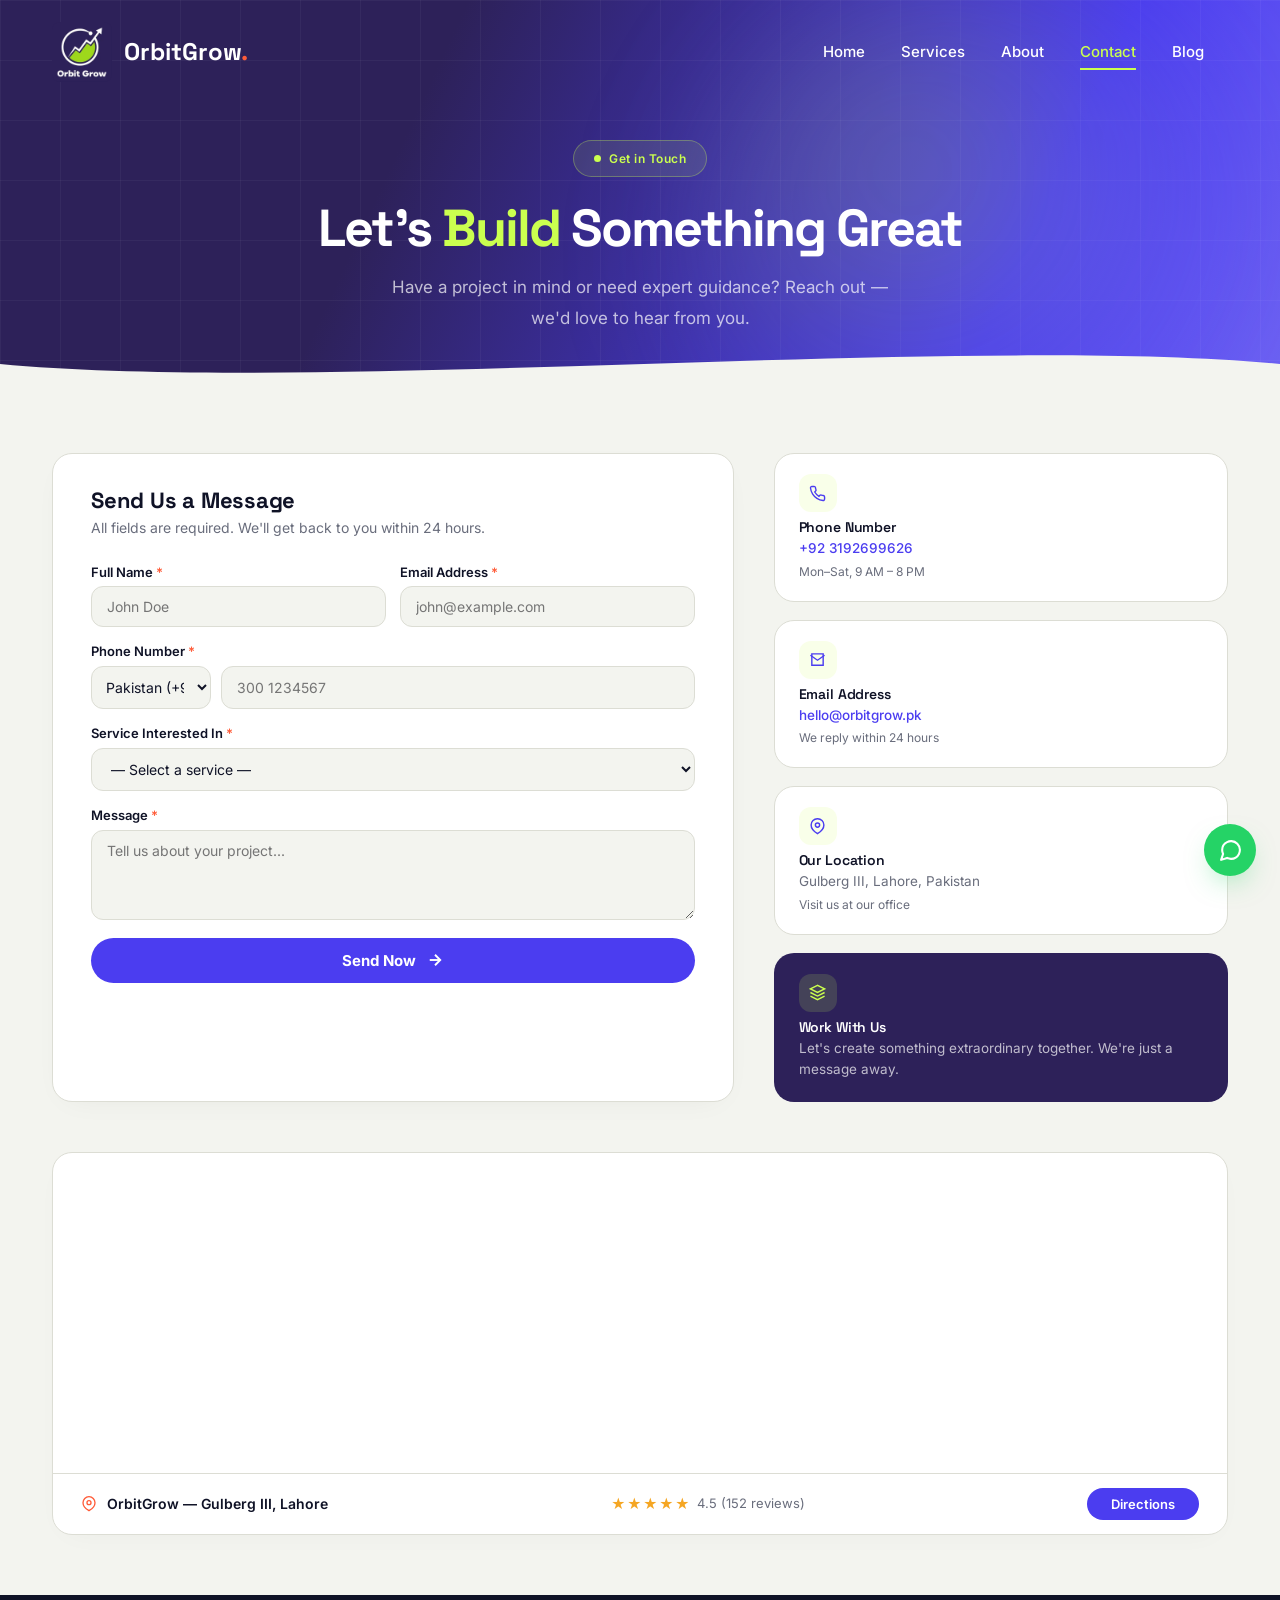
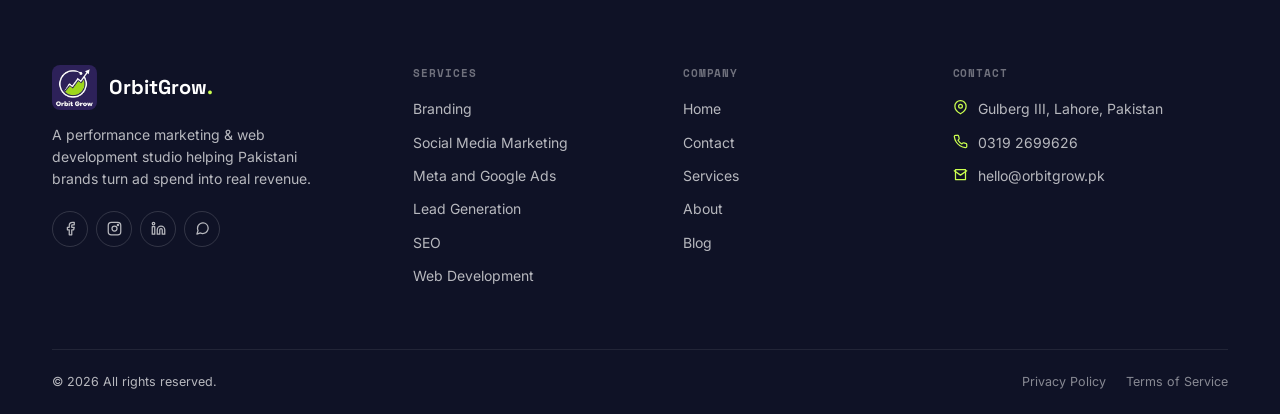
<file: contact.html>
<head>
    <meta charset="UTF-8" />
    <meta name="viewport" content="width=device-width, initial-scale=1.0" />
    <link rel="preconnect" href="https://fonts.googleapis.com">
    <link rel="preconnect" href="https://fonts.gstatic.com" crossorigin>
    <link rel="preload" as="image" href="images/orbitgrow-logo.webp" fetchpriority="high" />
    <title>Contact OrbitGrow — Digital Marketing Agency Lahore</title>
    <meta name="description" content="Get in touch with OrbitGrow — Lahore's performance marketing agency. Call +92 319 2699626 or email hello@orbitgrow.pk for a free consultation." />
    <link rel="canonical" href="https://orbitgrow.vercel.app/contact" />
    <link rel="icon" type="image/png" sizes="32x32" href="images/orbit-grow-favicon.webp" />
    <link rel="icon" type="image/png" sizes="16x16" href="images/orbit-grow-favicon.webp" />
    <link rel="apple-touch-icon" sizes="180x180" href="images/orbit-grow-favicon.webp" />
    <link rel="manifest" href="site.webmanifest" />

    <!-- Open Graph -->
    <meta property="og:title" content="Contact OrbitGrow — Let's Build Something Great" />
    <meta property="og:description" content="Book a free consultation with our strategy team. We'll audit your current marketing and show you where the opportunities are." />
    <meta property="og:image" content="https://orbitgrow.vercel.app/images/OrbitGrow%20logo.png" />
    <meta property="og:url" content="https://orbitgrow.vercel.app/contact" />
    <meta property="og:type" content="website" />
    <meta name="twitter:card" content="summary_large_image" />

    <!-- JSON-LD ContactPage -->
    <script type="application/ld+json">
    {
        "@context": "https://schema.org",
        "@type": "ContactPage",
        "name": "Contact OrbitGrow",
        "description": "Contact OrbitGrow — Lahore's digital marketing agency. Call, email, or visit our office in Gulberg III.",
        "url": "https://orbitgrow.vercel.app/contact",
        "mainEntity": {
            "@type": "LocalBusiness",
            "name": "OrbitGrow",
            "telephone": "+923192699626",
            "email": "hello@orbitgrow.pk",
            "address": {
                "@type": "PostalAddress",
                "streetAddress": "Gulberg III",
                "addressLocality": "Lahore",
                "addressCountry": "PK"
            }
        }
    }
    </script>

    <link href="https://fonts.googleapis.com/css2?family=Space+Grotesk:wght@500;600;700&family=Inter:wght@300;400;500;600;700;800;900&family=Space+Mono:wght@400;700&display=swap" rel="stylesheet" media="print" onload="this.media='all'" />
    <noscript><link href="https://fonts.googleapis.com/css2?family=Space+Grotesk:wght@500;600;700&family=Inter:wght@300;400;500;600;700;800;900&family=Space+Mono:wght@400;700&display=swap" rel="stylesheet" /></noscript>
    <link rel="stylesheet" href="style.css" />
    <!-- baqi style wahi rahega -->
</head>
<body>

    <!-- ===== HEADER ===== -->
    <header class="site-header" id="siteHeader">
        <div class="wrap nav-wrap">
            <a href="/" class="logo" id="brandLogo">
                <img src="images/orbitgrow-logo.webp" alt="OrbitGrow" width="60" height="60" class="logo-img" />
                <span class="logo-text">OrbitGrow<span class="dot">.</span></span>
            </a>
            <nav class="nav-links" id="navLinks">
                <a href="/">Home</a>
                <a href="/services">Services</a>
                <a href="/about">About</a>
                <a href="/contact" class="active">Contact</a>
                <a href="/blog">Blog</a>
            </nav>
            <div class="nav-right">
                <button class="nav-toggle" id="navToggle" aria-label="Toggle menu"><span></span></button>
            </div>
        </div>
    </header>

    <main>

        <!-- ===== CONTACT HERO ===== -->
        <section class="contact-hero">
            <div class="hero-glow"></div>
            <div class="contact-hero-content">
                <div class="badge">
                    <div class="badge-dot"></div>
                    <div class="badge-text">Get in Touch</div>
                </div>
                <h1>Let's <span>Build</span> Something Great</h1>
                <p class="sub">Have a project in mind or need expert guidance? Reach out — we'd love to hear from you.</p>
            </div>
            <div class="wave">
                <svg viewBox="0 0 1440 60" preserveAspectRatio="none"><path d="M0,30 C360,60 1080,0 1440,30 L1440,60 L0,60 Z" fill="#F3F4EF"/></svg>
            </div>
        </section>

        <!-- ===== CONTACT SECTION ===== -->
        <section class="contact-section" id="contact">
            <div class="wrap">
                <div class="contact-row">

                    <!-- ===== COLUMN 1: FORM ===== -->
                    <div class="col-form">
                        <div class="contact-form-wrap">
                            <h2 class="form-title">Send Us a Message</h2>
                            <p class="form-subtitle">All fields are required. We'll get back to you within 24 hours.</p>

                            <!-- ✅ Form submits to PHP -->
                            <form id="contactForm" action="send_contact.php" method="POST" novalidate>
                                <div class="form-row-2">
                                    <div class="form-group" id="nameGroup">
                                        <label for="fullName">Full Name <span class="required">*</span></label>
                                        <input type="text" id="fullName" name="fullName" placeholder="John Doe" required />
                                        <div class="error-text">Please enter your full name.</div>
                                    </div>
                                    <div class="form-group" id="emailGroup">
                                        <label for="email">Email Address <span class="required">*</span></label>
                                        <input type="email" id="email" name="email" placeholder="john@example.com" required />
                                        <div class="error-text">Please enter a valid email address.</div>
                                    </div>
                                </div>

                                <!-- Phone with country code -->
                                <div class="form-group" id="phoneGroup">
                                    <label for="phone">Phone Number <span class="required">*</span></label>
                                    <div class="phone-group">
                                        <select id="countryCode" name="countryCode"></select>
                                        <input type="tel" id="phone" name="phone" placeholder="300 1234567" required />
                                    </div>
                                    <div class="error-text">Please enter your phone number.</div>
                                </div>

                                <!-- Service dropdown -->
                                <div class="form-group" id="serviceGroup">
                                    <label for="service">Service Interested In <span class="required">*</span></label>
                                    <select id="service" name="service" required>
                                        <option value="">— Select a service —</option>
                                        <option value="Branding">Branding</option>
                                        <option value="Social Media Marketing">Social Media Marketing</option>
                                        <option value="Meta &amp; Google Ads">Meta &amp; Google Ads</option>
                                        <option value="Lead Generation">Lead Generation</option>
                                        <option value="SEO">SEO</option>
                                        <option value="Web Development">Web Development</option>
                                    </select>
                                    <div class="error-text">Please select a service.</div>
                                </div>

                                <!-- Message -->
                                <div class="form-group" id="messageGroup">
                                    <label for="message">Message <span class="required">*</span></label>
                                    <textarea id="message" name="message" placeholder="Tell us about your project..." required></textarea>
                                    <div class="error-text">Please enter your message.</div>
                                </div>

                                <!-- Honeypot spam protection -->
                                <div style="display:none;">
                                    <label for="honeypot">Leave this empty</label>
                                    <input type="text" id="honeypot" name="honeypot" />
                                </div>

                                <button type="submit" class="btn-submit" id="submitBtn">
                                    Send Now
                                    <svg viewBox="0 0 24 24"><line x1="5" y1="12" x2="19" y2="12"/><polyline points="12 5 19 12 12 19"/></svg>
                                </button>
                            </form>

                            <!-- Status message -->
                            <div id="formStatus"></div>
                        </div>
                    </div>

                    <!-- ===== COLUMN 2: CONTACT DETAILS ===== -->
                    <div class="col-details">
                        <div class="detail-card">
                            <div class="dc-icon"><svg viewBox="0 0 24 24"><path d="M22 16.92v3a2 2 0 0 1-2.18 2 19.79 19.79 0 0 1-8.63-3.07 19.5 19.5 0 0 1-6-6 19.79 19.79 0 0 1-3.07-8.67A2 2 0 0 1 4.11 2h3a2 2 0 0 1 2 1.72c.13.96.36 1.9.68 2.81a2 2 0 0 1-.45 2.11L8.09 9.91a16 16 0 0 0 6 6l1.27-1.27a2 2 0 0 1 2.11-.45c.91.32 1.85.55 2.81.68A2 2 0 0 1 22 16.92z"/></svg></div>
                            <h4>Phone Number</h4>
                            <p><a href="tel:+923192699626" class="dc-link">+92 3192699626</a></p>
                            <p style="font-size:12px;color:var(--muted);margin-top:2px;">Mon–Sat, 9 AM – 8 PM</p>
                        </div>

                        <div class="detail-card">
                            <div class="dc-icon"><svg viewBox="0 0 24 24"><path d="M4 4h16v16H4z"/><path d="M22 6l-10 7L2 6"/></svg></div>
                            <h4>Email Address</h4>
                            <p><a href="mailto:hello@orbitgrow.pk" class="dc-link">hello@orbitgrow.pk</a></p>
                            <p style="font-size:12px;color:var(--muted);margin-top:2px;">We reply within 24 hours</p>
                        </div>

                        <div class="detail-card">
                            <div class="dc-icon"><svg viewBox="0 0 24 24"><path d="M21 10c0 7-9 12-9 12s-9-5-9-12a9 9 0 1 1 18 0z"/><circle cx="12" cy="10" r="3"/></svg></div>
                            <h4>Our Location</h4>
                            <p>Gulberg III, Lahore, Pakistan</p>
                            <p style="font-size:12px;color:var(--muted);margin-top:2px;">Visit us at our office</p>
                        </div>

                        <div class="detail-card highlight">
                            <div class="dc-icon"><svg viewBox="0 0 24 24" stroke="#CBFF4F;"><path d="M12 2L2 7l10 5 10-5-10-5z"/><path d="M2 17l10 5 10-5"/><path d="M2 12l10 5 10-5"/></svg></div>
                            <h4>Work With Us</h4>
                            <p>Let's create something extraordinary together. We're just a message away.</p>
                        </div>
                    </div>

                </div>
            </div>
        </section>

        <!-- ===== MAP SECTION ===== -->
        <section class="map-section" id="map">
            <div class="wrap">
                <div class="map-wrap">
                    <iframe src="https://www.google.com/maps/embed?pb=!1m18!1m12!1m3!1d3318.4645413030447!2d74.337567!3d31.520370!2m3!1f0!2f0!3f0!3m2!1i1024!2i768!4f13.1!3m3!1m2!1s0x3919049e5f0e8f5f%3A0x4f8b9b9b9b9b9b9b!2sGulberg%20III%2C%20Lahore%2C%20Pakistan!5e0!3m2!1sen!2s!4v1700000000000" allowfullscreen loading="lazy" referrerpolicy="no-referrer-when-downgrade"></iframe>
                    <div class="map-footer">
                        <div class="location-name">
                            <svg viewBox="0 0 24 24"><path d="M21 10c0 7-9 12-9 12s-9-5-9-12a9 9 0 1 1 18 0z"/><circle cx="12" cy="10" r="3"/></svg>
                            OrbitGrow — Gulberg III, Lahore
                        </div>
                        <div class="rating">
                            <span class="stars">★★★★★</span>
                            <span>4.5 (152 reviews)</span>
                        </div>
                        <button class="btn-directions" onclick="window.open('https://maps.google.com/maps?daddr=Gulberg+III+Lahore+Pakistan','_blank')">
                            Directions
                        </button>
                    </div>
                </div>
            </div>
        </section>

    </main>

    <!-- ===== FOOTER ===== -->
    <footer class="site-footer" id="contact">
        <div class="wrap">
            <div class="footer-grid">
                <div class="f-brand">
                    <a href="/" class="logo footer-logo">
                        <img src="images/orbitgrow-logo.webp" alt="OrbitGrow" width="60" height="60" class="logo-img" />
                        <span class="logo-text">OrbitGrow<span class="dot">.</span></span>
                    </a>
                    <p>A performance marketing &amp; web development studio helping Pakistani brands turn ad spend into real revenue.</p>
                    <div class="f-social">
                        <a href="https://www.facebook.com/share/19E6NcZP18/" target="_blank" aria-label="Facebook">
                            <svg viewBox="0 0 24 24" fill="none" stroke="currentColor" stroke-width="2" stroke-linecap="round" stroke-linejoin="round"><path d="M18 2h-3a5 5 0 0 0-5 5v3H7v4h3v8h4v-8h3l1-4h-4V7a1 1 0 0 1 1-1h3z"/></svg>
                        </a>
                        <a href="https://www.instagram.com/orbitgrow.agency" target="_blank" aria-label="Instagram">
                            <svg viewBox="0 0 24 24" fill="none" stroke="currentColor" stroke-width="2" stroke-linecap="round" stroke-linejoin="round"><rect x="2" y="2" width="20" height="20" rx="5"/><circle cx="12" cy="12" r="4"/><circle cx="17.5" cy="6.5" r="1"/></svg>
                        </a>
                        <a href="https://www.linkedin.com/company/orbit-grow" target="_blank" aria-label="LinkedIn">
                            <svg viewBox="0 0 24 24" fill="none" stroke="currentColor" stroke-width="2" stroke-linecap="round" stroke-linejoin="round"><path d="M16 8a6 6 0 0 1 6 6v7h-4v-7a2 2 0 0 0-2-2 2 2 0 0 0-2 2v7h-4v-7a6 6 0 0 1 6-6z"/><rect x="2" y="9" width="4" height="12"/><circle cx="4" cy="4" r="2"/></svg>
                        </a>
                        <a href="https://wa.me/923192699626" target="_blank" aria-label="WhatsApp">
                            <svg viewBox="0 0 24 24" fill="none" stroke="currentColor" stroke-width="2" stroke-linecap="round" stroke-linejoin="round"><path d="M21 11.5a8.38 8.38 0 0 1-.9 3.8 8.5 8.5 0 0 1-7.6 4.7 8.38 8.38 0 0 1-3.8-.9L3 21l1.9-5.7a8.38 8.38 0 0 1-.9-3.8 8.5 8.5 0 0 1 4.7-7.6 8.38 8.38 0 0 1 3.8-.9h.5a8.48 8.48 0 0 1 8 8v.5z"/></svg>
                        </a>
                    </div>
                </div>

                <div class="f-col">
                    <h5>Services</h5>
                    <ul>
                        <li><a href="/services#services-grid">Branding</a></li>
                        <li><a href="/services#services-grid">Social Media Marketing</a></li>
                        <li><a href="/services#services-grid">Meta and Google Ads</a></li>
                        <li><a href="/services#services-grid">Lead Generation</a></li>
                        <li><a href="/services#services-grid">SEO</a></li>
                        <li><a href="/services#services-grid">Web Development</a></li>
                    </ul>
                </div>

                <div class="f-col">
                    <h5>Company</h5>
                    <ul>
                        <li><a href="/">Home</a></li>
                        <li><a href="/contact">Contact</a></li>
                        <li><a href="/services">Services</a></li>
                        <li><a href="/about">About</a></li>
                        <li><a href="/blog">Blog</a></li>
                    </ul>
                </div>

                <div class="f-col">
                    <h5>Contact</h5>
                    <ul class="f-contact">
                        <li>
                            <svg viewBox="0 0 24 24" fill="none" stroke="currentColor" stroke-width="2" stroke-linecap="round" stroke-linejoin="round"><path d="M21 10c0 7-9 12-9 12s-9-5-9-12a9 9 0 1 1 18 0z"/><circle cx="12" cy="10" r="3"/></svg>
                            Gulberg III, Lahore, Pakistan
                        </li>
                        <li>
                            <svg viewBox="0 0 24 24" fill="none" stroke="currentColor" stroke-width="2" stroke-linecap="round" stroke-linejoin="round"><path d="M22 16.92v3a2 2 0 0 1-2.18 2 19.79 19.79 0 0 1-8.63-3.07 19.5 19.5 0 0 1-6-6 19.79 19.79 0 0 1-3.07-8.67A2 2 0 0 1 4.11 2h3a2 2 0 0 1 2 1.72c.13.96.36 1.9.68 2.81a2 2 0 0 1-.45 2.11L8.09 9.91a16 16 0 0 0 6 6l1.27-1.27a2 2 0 0 1 2.11-.45c.91.32 1.85.55 2.81.68A2 2 0 0 1 22 16.92z"/></svg>
                            <a href="tel:+923192699626" style="color:inherit;text-decoration:none;">0319 2699626</a>
                        </li>
                        <li>
                            <svg viewBox="0 0 24 24" fill="none" stroke="currentColor" stroke-width="2" stroke-linecap="round" stroke-linejoin="round"><path d="M4 4h16v16H4z"/><path d="M22 6l-10 7L2 6"/></svg>
                            <a href="mailto:hello@orbitgrow.pk" style="color:inherit;text-decoration:none;">hello@orbitgrow.pk</a>
                        </li>
                    </ul>
                </div>
            </div>

            <div class="footer-bottom">
                <span>&copy; <span id="year"></span> All rights reserved.</span>
                <div>
                    <a href="#">Privacy Policy</a>
                    <a href="#">Terms of Service</a>
                </div>
            </div>
        </div>
    </footer>

    <!-- ===== FAB ===== -->
    <a href="#" class="fab-whatsapp" aria-label="Chat on WhatsApp">
        <svg viewBox="0 0 24 24" fill="none" stroke-width="2" stroke-linecap="round" stroke-linejoin="round"><path d="M21 11.5a8.38 8.38 0 0 1-.9 3.8 8.5 8.5 0 0 1-7.6 4.7 8.38 8.38 0 0 1-3.8-.9L3 21l1.9-5.7a8.38 8.38 0 0 1-.9-3.8 8.5 8.5 0 0 1 4.7-7.6 8.38 8.38 0 0 1 3.8-.9h.5a8.48 8.48 0 0 1 8 8v.5z"/></svg>
    </a>

    <!-- ===== SCRIPTS ===== -->
    <script>!function(){const e={AF:{name:"Afghanistan",code:"+93"},AL:{name:"Albania",code:"+355"},DZ:{name:"Algeria",code:"+213"},AD:{name:"Andorra",code:"+376"},AO:{name:"Angola",code:"+244"},AG:{name:"Antigua and Barbuda",code:"+1"},AR:{name:"Argentina",code:"+54"},AM:{name:"Armenia",code:"+374"},AU:{name:"Australia",code:"+61"},AT:{name:"Austria",code:"+43"},AZ:{name:"Azerbaijan",code:"+994"},BS:{name:"Bahamas",code:"+1"},BH:{name:"Bahrain",code:"+973"},BD:{name:"Bangladesh",code:"+880"},BB:{name:"Barbados",code:"+1"},BY:{name:"Belarus",code:"+375"},BE:{name:"Belgium",code:"+32"},BZ:{name:"Belize",code:"+501"},BJ:{name:"Benin",code:"+229"},BT:{name:"Bhutan",code:"+975"},BO:{name:"Bolivia",code:"+591"},BA:{name:"Bosnia and Herzegovina",code:"+387"},BW:{name:"Botswana",code:"+267"},BR:{name:"Brazil",code:"+55"},BN:{name:"Brunei",code:"+673"},BG:{name:"Bulgaria",code:"+359"},BF:{name:"Burkina Faso",code:"+226"},BI:{name:"Burundi",code:"+257"},KH:{name:"Cambodia",code:"+855"},CM:{name:"Cameroon",code:"+237"},CA:{name:"Canada",code:"+1"},CV:{name:"Cape Verde",code:"+238"},CF:{name:"Central African Republic",code:"+236"},TD:{name:"Chad",code:"+235"},CL:{name:"Chile",code:"+56"},CN:{name:"China",code:"+86"},CO:{name:"Colombia",code:"+57"},KM:{name:"Comoros",code:"+269"},CG:{name:"Congo (Brazzaville)",code:"+242"},CD:{name:"Congo (Kinshasa)",code:"+243"},CR:{name:"Costa Rica",code:"+506"},HR:{name:"Croatia",code:"+385"},CU:{name:"Cuba",code:"+53"},CY:{name:"Cyprus",code:"+357"},CZ:{name:"Czech Republic",code:"+420"},DK:{name:"Denmark",code:"+45"},DJ:{name:"Djibouti",code:"+253"},DM:{name:"Dominica",code:"+1"},DO:{name:"Dominican Republic",code:"+1"},EC:{name:"Ecuador",code:"+593"},EG:{name:"Egypt",code:"+20"},SV:{name:"El Salvador",code:"+503"},GQ:{name:"Equatorial Guinea",code:"+240"},ER:{name:"Eritrea",code:"+291"},EE:{name:"Estonia",code:"+372"},ET:{name:"Ethiopia",code:"+251"},FJ:{name:"Fiji",code:"+679"},FI:{name:"Finland",code:"+358"},FR:{name:"France",code:"+33"},GA:{name:"Gabon",code:"+241"},GM:{name:"Gambia",code:"+220"},GE:{name:"Georgia",code:"+995"},DE:{name:"Germany",code:"+49"},GH:{name:"Ghana",code:"+233"},GR:{name:"Greece",code:"+30"},GD:{name:"Grenada",code:"+1"},GT:{name:"Guatemala",code:"+502"},GN:{name:"Guinea",code:"+224"},GW:{name:"Guinea-Bissau",code:"+245"},GY:{name:"Guyana",code:"+592"},HT:{name:"Haiti",code:"+509"},HN:{name:"Honduras",code:"+504"},HU:{name:"Hungary",code:"+36"},IS:{name:"Iceland",code:"+354"},IN:{name:"India",code:"+91"},ID:{name:"Indonesia",code:"+62"},IR:{name:"Iran",code:"+98"},IQ:{name:"Iraq",code:"+964"},IE:{name:"Ireland",code:"+353"},IL:{name:"Israel",code:"+972"},IT:{name:"Italy",code:"+39"},CI:{name:"Ivory Coast",code:"+225"},JM:{name:"Jamaica",code:"+1"},JP:{name:"Japan",code:"+81"},JO:{name:"Jordan",code:"+962"},KZ:{name:"Kazakhstan",code:"+7"},KE:{name:"Kenya",code:"+254"},KI:{name:"Kiribati",code:"+686"},KP:{name:"North Korea",code:"+850"},KR:{name:"South Korea",code:"+82"},KW:{name:"Kuwait",code:"+965"},KG:{name:"Kyrgyzstan",code:"+996"},LA:{name:"Laos",code:"+856"},LV:{name:"Latvia",code:"+371"},LB:{name:"Lebanon",code:"+961"},LS:{name:"Lesotho",code:"+266"},LR:{name:"Liberia",code:"+231"},LY:{name:"Libya",code:"+218"},LI:{name:"Liechtenstein",code:"+423"},LT:{name:"Lithuania",code:"+370"},LU:{name:"Luxembourg",code:"+352"},MG:{name:"Madagascar",code:"+261"},MW:{name:"Malawi",code:"+265"},MY:{name:"Malaysia",code:"+60"},MV:{name:"Maldives",code:"+960"},ML:{name:"Mali",code:"+223"},MT:{name:"Malta",code:"+356"},MH:{name:"Marshall Islands",code:"+692"},MR:{name:"Mauritania",code:"+222"},MU:{name:"Mauritius",code:"+230"},MX:{name:"Mexico",code:"+52"},FM:{name:"Micronesia",code:"+691"},MD:{name:"Moldova",code:"+373"},MC:{name:"Monaco",code:"+377"},MN:{name:"Mongolia",code:"+976"},ME:{name:"Montenegro",code:"+382"},MA:{name:"Morocco",code:"+212"},MZ:{name:"Mozambique",code:"+258"},MM:{name:"Myanmar",code:"+95"},NA:{name:"Namibia",code:"+264"},NR:{name:"Nauru",code:"+674"},NP:{name:"Nepal",code:"+977"},NL:{name:"Netherlands",code:"+31"},NZ:{name:"New Zealand",code:"+64"},NI:{name:"Nicaragua",code:"+505"},NE:{name:"Niger",code:"+227"},NG:{name:"Nigeria",code:"+234"},MK:{name:"North Macedonia",code:"+389"},NO:{name:"Norway",code:"+47"},OM:{name:"Oman",code:"+968"},PK:{name:"Pakistan",code:"+92"},PW:{name:"Palau",code:"+680"},PA:{name:"Panama",code:"+507"},PG:{name:"Papua New Guinea",code:"+675"},PY:{name:"Paraguay",code:"+595"},PE:{name:"Peru",code:"+51"},PH:{name:"Philippines",code:"+63"},PL:{name:"Poland",code:"+48"},PT:{name:"Portugal",code:"+351"},QA:{name:"Qatar",code:"+974"},RO:{name:"Romania",code:"+40"},RU:{name:"Russia",code:"+7"},RW:{name:"Rwanda",code:"+250"},KN:{name:"Saint Kitts and Nevis",code:"+1"},LC:{name:"Saint Lucia",code:"+1"},VC:{name:"Saint Vincent and the Grenadines",code:"+1"},WS:{name:"Samoa",code:"+685"},SM:{name:"San Marino",code:"+378"},ST:{name:"Sao Tome and Principe",code:"+239"},SA:{name:"Saudi Arabia",code:"+966"},SN:{name:"Senegal",code:"+221"},RS:{name:"Serbia",code:"+381"},SC:{name:"Seychelles",code:"+248"},SL:{name:"Sierra Leone",code:"+232"},SG:{name:"Singapore",code:"+65"},SK:{name:"Slovakia",code:"+421"},SI:{name:"Slovenia",code:"+386"},SB:{name:"Solomon Islands",code:"+677"},SO:{name:"Somalia",code:"+252"},ZA:{name:"South Africa",code:"+27"},SS:{name:"South Sudan",code:"+211"},ES:{name:"Spain",code:"+34"},LK:{name:"Sri Lanka",code:"+94"},SD:{name:"Sudan",code:"+249"},SR:{name:"Suriname",code:"+597"},SE:{name:"Sweden",code:"+46"},CH:{name:"Switzerland",code:"+41"},SY:{name:"Syria",code:"+963"},TW:{name:"Taiwan",code:"+886"},TJ:{name:"Tajikistan",code:"+992"},TZ:{name:"Tanzania",code:"+255"},TH:{name:"Thailand",code:"+66"},TL:{name:"Timor-Leste",code:"+670"},TG:{name:"Togo",code:"+228"},TO:{name:"Tonga",code:"+676"},TT:{name:"Trinidad and Tobago",code:"+1"},TN:{name:"Tunisia",code:"+216"},TR:{name:"Turkey",code:"+90"},TM:{name:"Turkmenistan",code:"+993"},TV:{name:"Tuvalu",code:"+688"},UG:{name:"Uganda",code:"+256"},UA:{name:"Ukraine",code:"+380"},AE:{name:"United Arab Emirates",code:"+971"},GB:{name:"United Kingdom",code:"+44"},US:{name:"United States",code:"+1"},UY:{name:"Uruguay",code:"+598"},UZ:{name:"Uzbekistan",code:"+998"},VU:{name:"Vanuatu",code:"+678"},VA:{name:"Vatican City",code:"+379"},VE:{name:"Venezuela",code:"+58"},VN:{name:"Vietnam",code:"+84"},YE:{name:"Yemen",code:"+967"},ZM:{name:"Zambia",code:"+260"},ZW:{name:"Zimbabwe",code:"+263"}},a=document.getElementById("countryCode");if(a){Object.keys(e).sort((a,n)=>e[a].name.localeCompare(e[n].name)).forEach(n=>{const o=document.createElement("option");o.value=n,o.textContent=`${e[n].name} (${e[n].code})`,a.appendChild(o)}),a.value="PK"}const n=document.getElementById("contactForm"),o=document.getElementById("formStatus");if(n){const t={fullName:{group:"nameGroup",el:document.getElementById("fullName")},email:{group:"emailGroup",el:document.getElementById("email")},phone:{group:"phoneGroup",el:document.getElementById("phone")},service:{group:"serviceGroup",el:document.getElementById("service")},message:{group:"messageGroup",el:document.getElementById("message")}};function c(e,a){const n=document.getElementById(e);if(!n)return!1;const o=a.value.trim();return"emailGroup"===e?o&&d(o)?(n.classList.remove("error"),!0):(n.classList.add("error"),!1):o?"SELECT"===a.tagName&&""===o?(n.classList.add("error"),!1):(n.classList.remove("error"),!0):(n.classList.add("error"),!1)}function d(e){return/^[^\s@]+@[^\s@]+\.[^\s@]+$/.test(e)}Object.values(t).forEach(({group:e,el:a})=>{a&&(a.addEventListener("blur",()=>c(e,a)),a.addEventListener("input",()=>{const n=document.getElementById(e);if(n&&n.classList.contains("error")){a.value.trim().length>0&&n.classList.remove("error")}"email"===a.id&&a.value.trim().length>0&&d(a.value.trim())&&document.getElementById("emailGroup")?.classList.remove("error")}))}),n.addEventListener("submit",function(e){let a=!0;if(Object.entries(t).forEach(([e,{group:n,el:o}])=>{c(n,o)||(a=!1)}),!a){e.preventDefault();const a=document.querySelector(".form-group.error");if(a){a.scrollIntoView({behavior:"smooth",block:"center"});const e=a.querySelector("input, select, textarea");e&&e.focus()}return}const n=document.getElementById("submitBtn");n&&(n.innerHTML="Sending...",n.disabled=!0)})}const m=new URLSearchParams(window.location.search);if("1"===m.get("success")){if(o.className="success",o.innerHTML="✅ <strong>Thank you!</strong> Your message has been sent. We'll get back to you within 24 hours.",n){n.reset();const i=document.getElementById("submitBtn");i&&(i.innerHTML='Send Now <svg viewBox="0 0 24 24"><line x1="5" y1="12" x2="19" y2="12"/><polyline points="12 5 19 12 12 19"/></svg>',i.disabled=!1)}window.history.replaceState({},document.title,window.location.pathname)}if(m.get("error")){const r=m.get("error");let s="❌ Something went wrong. Please try again.";s="server_error"===r?'❌ Server error. Please try again later or contact us directly at <a href="mailto:hello@orbitgrow.pk" style="color:#4B3DF0;">hello@orbitgrow.pk</a>.':"spam"===r?"⚠️ Your submission was flagged as spam. Please try again.":"❌ "+r.replace(/%20/g," "),o.className="error",o.innerHTML=s,window.history.replaceState({},document.title,window.location.pathname)}}(),document.getElementById("year").textContent=(new Date).getFullYear();const navToggle=document.getElementById("navToggle"),navLinks=document.getElementById("navLinks");navToggle&&navLinks&&(navToggle.addEventListener("click",()=>{navToggle.classList.toggle("open"),navLinks.classList.toggle("open")}),navLinks.querySelectorAll("a").forEach(e=>e.addEventListener("click",()=>{navToggle.classList.remove("open"),navLinks.classList.remove("open")})));const header=document.getElementById("siteHeader");window.addEventListener("scroll",()=>{header.classList.toggle("scrolled",window.scrollY>30)});</script>

</body>
</html>
</file>
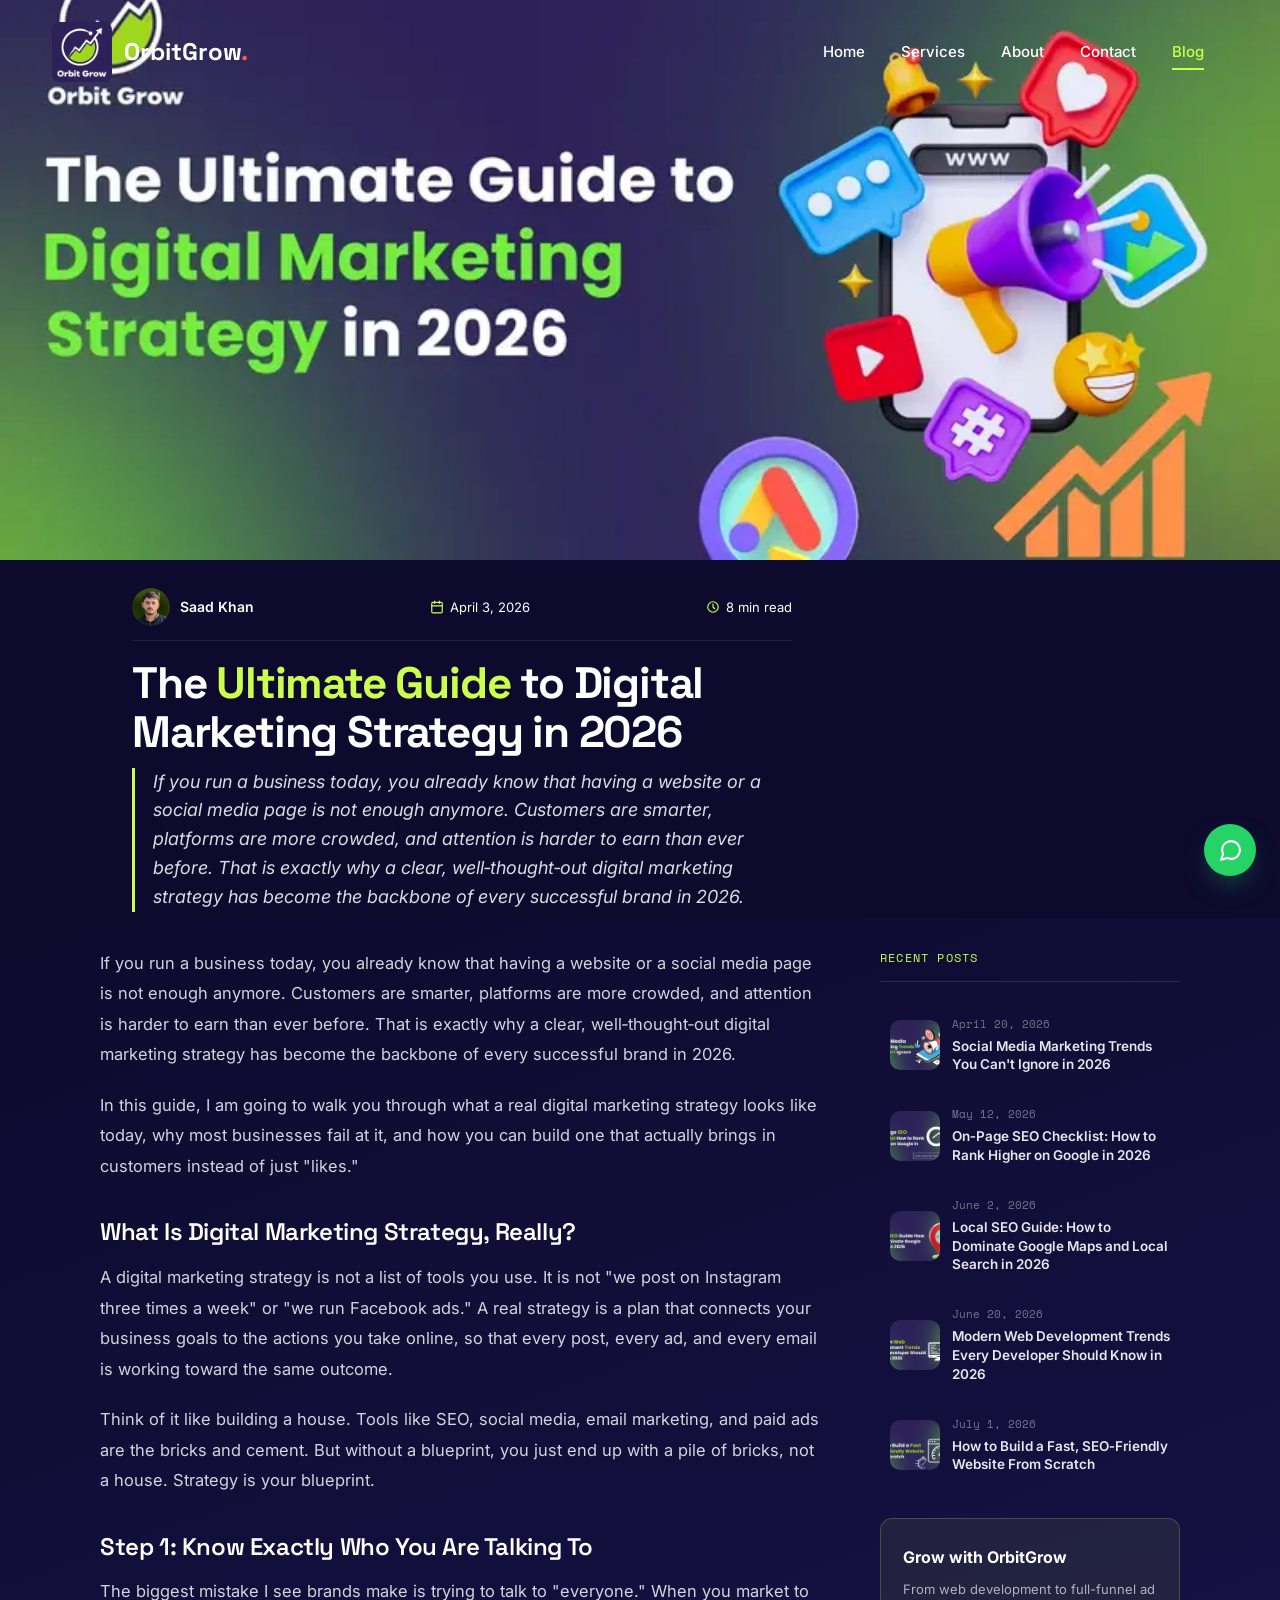
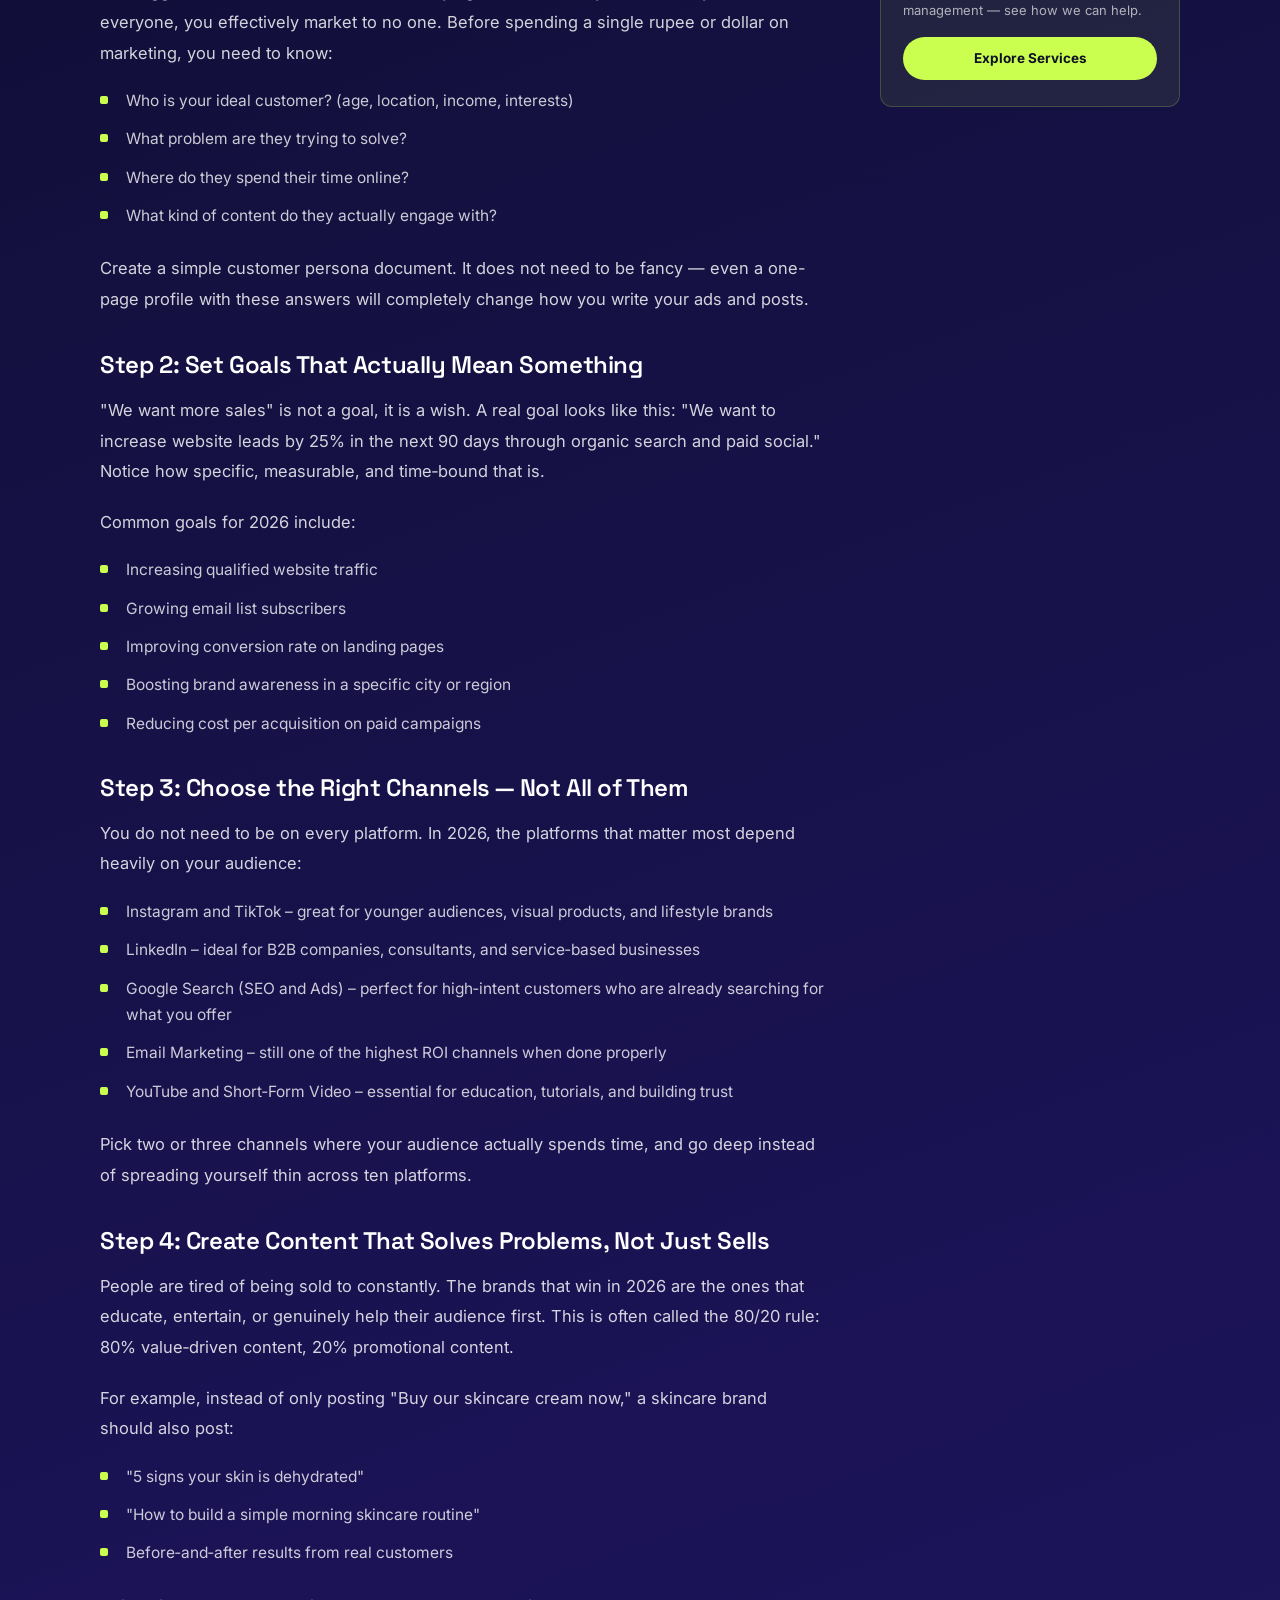
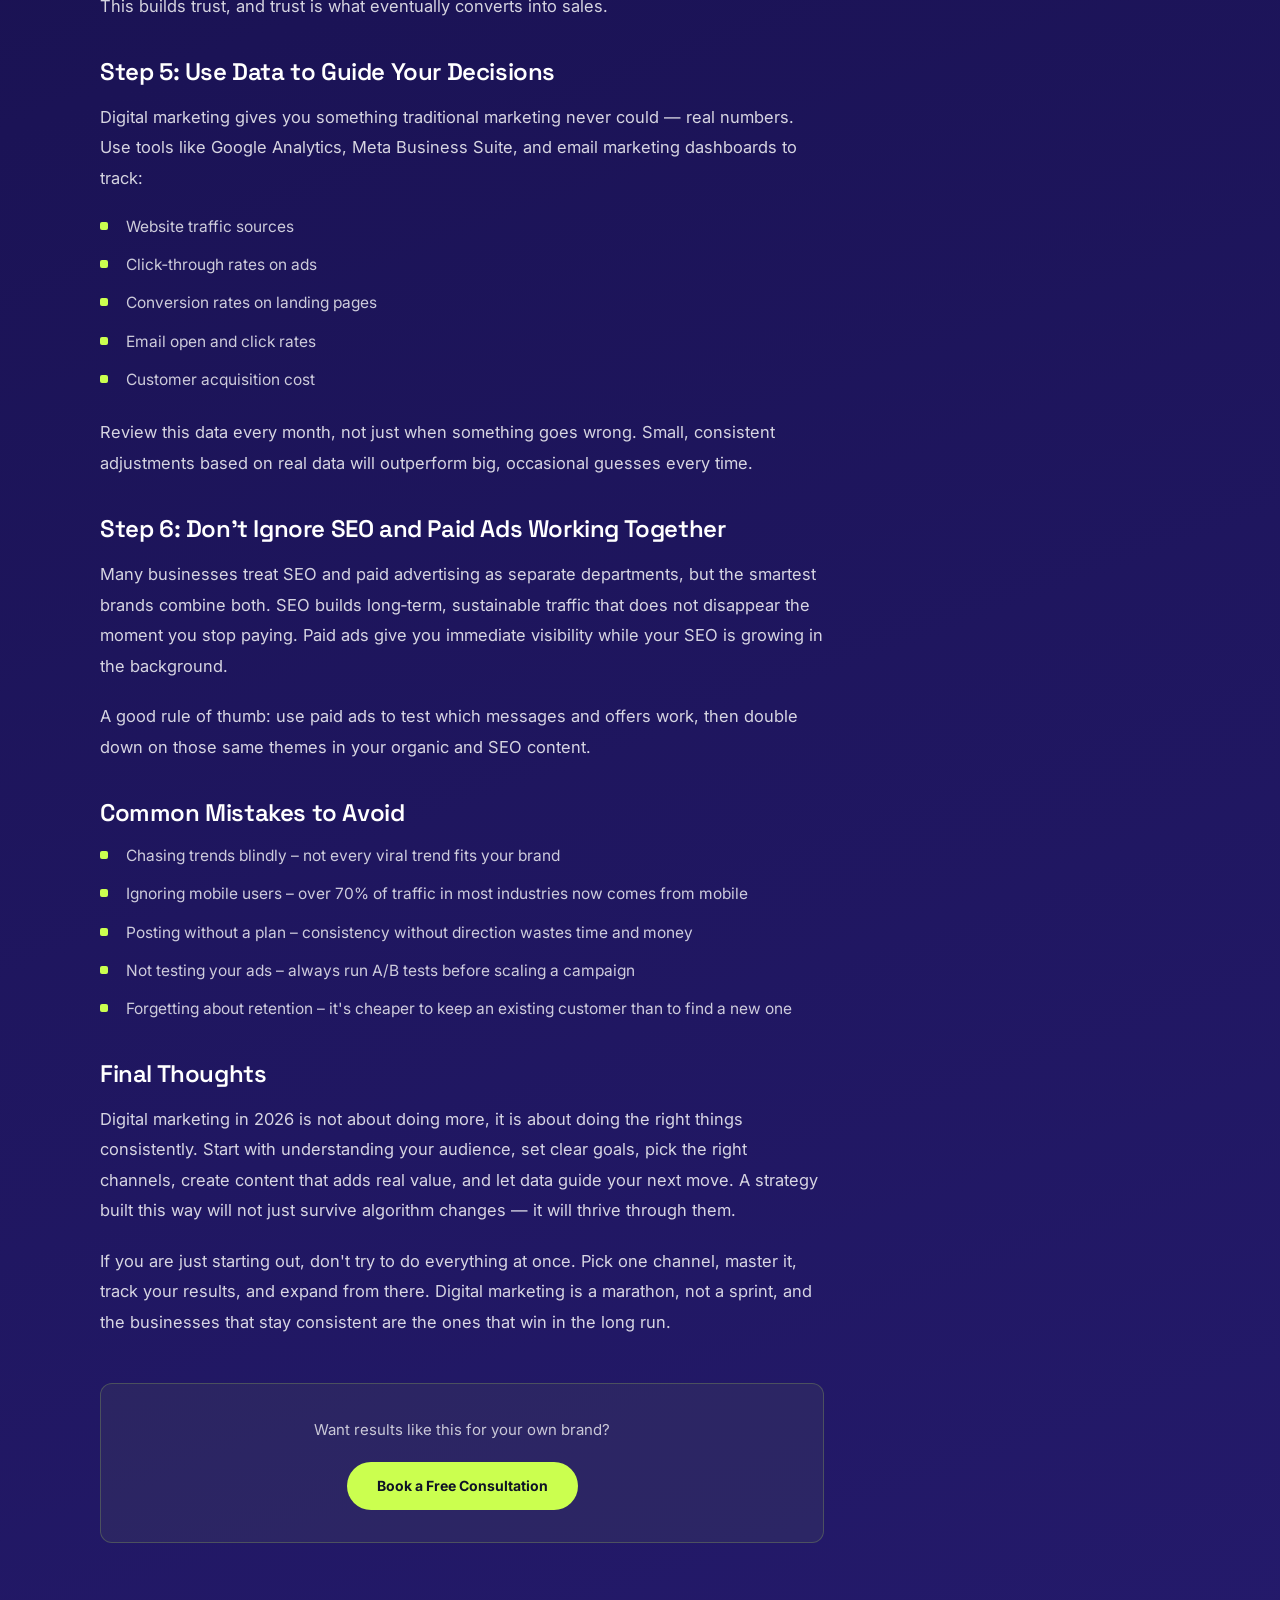
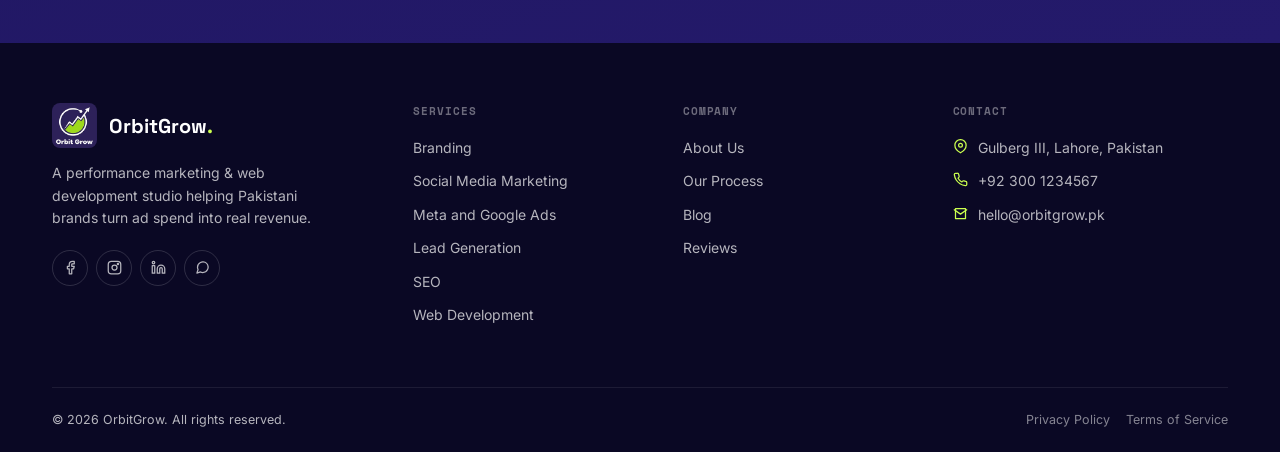
<file: digital-marketing-strategy-guide-2026.html>
<!DOCTYPE html>
<html lang="en">
<head>
    <meta charset="UTF-8" />
    <meta name="viewport" content="width=device-width, initial-scale=1.0" />
    <link rel="preconnect" href="https://fonts.googleapis.com">
    <link rel="preconnect" href="https://fonts.gstatic.com" crossorigin>
    <link rel="preconnect" href="https://picsum.photos">
    <link rel="dns-prefetch" href="https://picsum.photos">
    <title id="pageTitle">The Ultimate Guide to Digital Marketing Strategy in 2026 — OrbitGrow Blog</title>
    <meta name="description" content="If you run a business today, you already know that having a website or a social media page is not enough anymore. Customers are smarter, platforms are more crowded, and attention is harder to earn than ever before. That is exactly why a clear, well‑thought‑out digital marketing strategy has become the backbone of every successful brand in 2026." />
    <link rel="canonical" href="https://orbitgrow.vercel.app/digital-marketing-strategy-guide-2026" />
    <meta property="og:title" content="The Ultimate Guide to Digital Marketing Strategy in 2026 — OrbitGrow Blog" />
    <meta property="og:description" content="If you run a business today, you already know that having a website or a social media page is not enough anymore. Customers are smarter, platforms are more crowded, and attention is harder to earn than ever before. That is exactly why a clear, well‑thought‑out digital marketing strategy has become the backbone of every successful brand in 2026." />
    <meta property="og:image" content="images/ultimate-guide-digital-marketing-strategy-2026.webp" />
    <meta property="og:url" content="https://orbitgrow.vercel.app/digital-marketing-strategy-guide-2026" />
    <meta property="og:type" content="article" />
    <meta name="twitter:card" content="summary_large_image" />
    <script type="application/ld+json">
    {
        "@context": "https://schema.org",
        "@type": "BlogPosting",
        "headline": "The Ultimate Guide to Digital Marketing Strategy in 2026",
        "description": "If you run a business today, you already know that having a website or a social media page is not enough anymore. Customers are smarter, platforms are more crowded, and attention is harder to earn than ever before. That is exactly why a clear, well‑thought‑out digital marketing strategy has become the backbone of every successful brand in 2026.",
        "image": "images/ultimate-guide-digital-marketing-strategy-2026.webp",
        "datePublished": "April 3, 2026",
        "author": { "@type": "Person", "name": "Saad Khan" },
        "publisher": { "@type": "Organization", "name": "OrbitGrow" },
        "mainEntityOfPage": "https://orbitgrow.vercel.app/digital-marketing-strategy-guide-2026"
    }
    </script>
    <link href="https://fonts.googleapis.com/css2?family=Space+Grotesk:wght@500;600;700;800&family=Inter:wght@300;400;500;600;700;800;900&family=Space+Mono:wght@400;700&display=swap" rel="stylesheet" media="print" onload="this.media='all'" />
    <noscript><link href="https://fonts.googleapis.com/css2?family=Space+Grotesk:wght@500;600;700;800&family=Inter:wght@300;400;500;600;700;800;900&family=Space+Mono:wght@400;700&display=swap" rel="stylesheet" /></noscript>
    <link rel="stylesheet" href="style.css" />
    <link rel="icon" type="image/png" sizes="32x32" href="images/orbit-grow-favicon.webp" />
    <link rel="icon" type="image/png" sizes="16x16" href="images/orbit-grow-favicon.webp" />
    <link rel="apple-touch-icon" sizes="180x180" href="images/orbit-grow-favicon.webp" />
    <link rel="manifest" href="site.webmanifest" />
    <style>.post-hero{background:#0d0a2e!important;color:#fff!important}.post-body-wrap{background:linear-gradient(160deg,#0d0a2e 0,#14103f 22%,#1b1356 55%,#241a6b 100%)!important;color:rgba(255,255,255,.85)!important}.post-hero .pm-item,.post-hero .pm-name,.post-hero .post-excerpt-lead,.post-hero .post-title{color:#fff!important}.pm-item.date-icon svg,.pm-item.read-time svg{stroke:var(--lime,#C6FF3D)!important}.post-hero .post-excerpt-lead{color:rgba(255,255,255,.85)!important;border-left-color:var(--lime,#c6ff3d)!important}.post-hero .post-meta-row{border-bottom-color:rgba(255,255,255,.08)!important}.post-content h3{color:#fff!important;font-size:24px;margin:38px 0 16px;letter-spacing:-.4px}.post-content p{color:rgba(255,255,255,.82)!important;font-size:16.5px;margin-bottom:20px;line-height:1.85}.post-content ul li{color:rgba(255,255,255,.78)!important;position:relative;padding-left:26px;font-size:15.5px;margin-bottom:12px;line-height:1.7}.post-content ul li::before{background:var(--lime,#c6ff3d)!important;content:'';position:absolute;left:0;top:8px;width:8px;height:8px;border-radius:2px;background:var(--lime,#c6ff3d)}.post-cta{background:rgba(203,255,79,.06)!important;border-color:rgba(203,255,79,.2)!important}.post-cta p{color:rgba(255,255,255,.75)!important}.sidebar-title{color:var(--lime,#c6ff3d)!important;border-bottom-color:rgba(255,255,255,.12)!important}.recent-list .recent-item .recent-title{color:rgba(255,255,255,.9)!important}.recent-list .recent-item .recent-date{color:rgba(255,255,255,.42)!important}.recent-list .recent-item:hover .recent-title{color:var(--lime,#c6ff3d)!important}.recent-list .recent-item{display:flex;gap:12px;padding:14px 10px;border-radius:12px;transition:background .3s;text-decoration:none;color:inherit;align-items:center}.recent-list .recent-item:hover{background:rgba(255,255,255,.05)}.recent-list .recent-item .recent-img{width:50px;height:50px;border-radius:10px;object-fit:cover;flex-shrink:0;background:#2a1f5e}.sidebar-cta{background:rgba(203,255,79,.08)!important;border-color:rgba(203,255,79,.2)!important}.sidebar-cta h5{color:#fff!important}.sidebar-cta p{color:rgba(255,255,255,.65)!important}.breadcrumb,.post-tag{display:none!important}.pm-name a{color:#fff!important;text-decoration:none!important;transition:color .25s}.pm-name a:hover{color:var(--lime,#c6ff3d)!important}.post-content h3:first-child{margin-top:0}.post-content ul{margin:6px 0 24px;list-style:none;padding:0}@media (max-width:980px){.post-body-wrap .wrap{grid-template-columns:1fr!important;gap:40px}.post-hero .hero-grid{grid-template-columns:1fr!important;gap:0!important}}@media (max-width:680px){.post-hero .wrap{padding:0 16px!important}.post-hero .hero-grid{padding-top:18px!important}.post-meta-row{gap:10px;flex-wrap:wrap}#heroImageWrap{max-height:320px}.post-excerpt-lead{max-width:100%!important}.post-body-wrap .wrap{padding:0 16px}}</style>
</head>
<body>


    <!-- ===== HEADER ===== -->
    <header class="site-header" id="siteHeader">
        <div class="wrap nav-wrap">
            <a href="/" class="logo" id="brandLogo">
                <img src="images/orbitgrow-logo.webp" alt="OrbitGrow" width="60" height="60" class="logo-img" />
                <span class="logo-text">OrbitGrow<span class="dot">.</span></span>
            </a>
            <nav class="nav-links" id="navLinks">
                <a href="/">Home</a>
                <a href="/services">Services</a>
                <a href="/about">About</a>
                <a href="/contact">Contact</a>
                <a href="/blog" class="active">Blog</a>
            </nav>
            <div class="nav-right">
                <button class="nav-toggle" id="navToggle" aria-label="Toggle menu"><span></span></button>
            </div>
        </div>
    </header>

    <main>

        <!-- ===== POST HERO ===== -->
        <section class="post-hero" id="postHero" style="position:relative;padding:0;background:#0D0A2E;color:#fff;">

            <div id="heroImageWrap" style="width:100%;max-height:560px;overflow:hidden;background:#0D0A2E;display:flex;align-items:center;justify-content:center;">
                <img id="heroImage" src="images/ultimate-guide-digital-marketing-strategy-2026.webp" alt="The Ultimate Guide to Digital Marketing Strategy in 2026 featured image" style="width:100%;height:auto;max-height:560px;object-fit:cover;display:block;" />
            </div>

            <div class="wrap" style="max-width:1120px;margin:0 auto;padding:0 20px;">
                <div class="hero-grid" style="display:grid;grid-template-columns:1fr 300px;gap:56px;align-items:start;padding-top:28px;">

                    <div>
                        <div class="post-meta-row" style="display:flex;align-items:center;flex-wrap:wrap;gap:16px;padding-bottom:14px;border-bottom:1px solid rgba(255,255,255,.08);">
                            <div class="pm-author" style="display:flex;align-items:center;gap:10px;flex-shrink:0;">
                                <div class="pm-avatar" id="pmAvatar" style="width:38px;height:38px;border-radius:50%;background:transparent;color:transparent;font-weight:700;font-size:13px;display:flex;align-items:center;justify-content:center;font-family:'Space Grotesk',sans-serif;flex-shrink:0;overflow:hidden;"><img src="images/saad-khan-profile.webp" alt="Saad Khan" style="width:100%;height:100%;border-radius:50%;object-fit:cover;" /></div>
                                <div class="pm-name" id="pmName" style="font-size:14px;font-weight:600;color:#fff;"><a href="https://www.linkedin.com/in/saadkhan-digitalmarketer" target="_blank" rel="noopener noreferrer">Saad Khan</a></div>
                            </div>
                            <div class="pm-item date-icon" style="display:flex;align-items:center;gap:6px;font-size:13px;color:rgba(255,255,255,.6);margin:0 auto;">
                                <svg viewBox="0 0 24 24" fill="none" stroke-width="2" stroke-linecap="round" stroke-linejoin="round" style="width:14px;height:14px;stroke:var(--lime, #C6FF3D);"><rect x="3" y="4" width="18" height="18" rx="2"/><path d="M16 2v4M8 2v4M3 10h18"/></svg>
                                <span id="pmDate">April 3, 2026</span>
                            </div>
                            <div class="pm-item read-time" style="display:flex;align-items:center;gap:6px;font-size:13px;color:rgba(255,255,255,.6);flex-shrink:0;">
                                <svg viewBox="0 0 24 24" fill="none" stroke-width="2" stroke-linecap="round" stroke-linejoin="round" style="width:14px;height:14px;stroke:var(--lime, #C6FF3D);"><circle cx="12" cy="12" r="9"/><path d="M12 7v5l3 3"/></svg>
                                <span id="pmRead">8 min read</span>
                            </div>
                        </div>

                        <h1 class="post-title" id="postTitle" style="font-size:clamp(28px,4.2vw,44px);font-weight:800;letter-spacing:-1.2px;margin:18px 0 10px;color:#fff;">The <span style="color:var(--lime, #C6FF3D);">Ultimate Guide</span> to Digital Marketing Strategy in 2026</h1>

                        <p class="post-excerpt-lead" id="postExcerpt" style="font-size:18px;color:rgba(255,255,255,.85);border-left:3px solid var(--lime, #C6FF3D);padding-left:18px;margin:0 0 6px;font-style:italic;">If you run a business today, you already know that having a website or a social media page is not enough anymore. Customers are smarter, platforms are more crowded, and attention is harder to earn than ever before. That is exactly why a clear, well‑thought‑out digital marketing strategy has become the backbone of every successful brand in 2026.</p>
                    </div>

                    <div></div>
                </div>
            </div>
        </section>

        <!-- ===== BODY ===== -->
        <section class="post-body-wrap" style="position:relative;z-index:2;padding:30px 0 100px;background:linear-gradient(160deg, #0D0A2E 0%, #14103F 22%, #1B1356 55%, #241A6B 100%);">
            <div class="wrap" style="max-width:1120px;margin:0 auto;display:grid;grid-template-columns:1fr 300px;gap:56px;align-items:start;padding:0 20px;">

                <article class="post-content" style="max-width:100%;">
                    <div id="postContentBody"><p>If you run a business today, you already know that having a website or a social media page is not enough anymore. Customers are smarter, platforms are more crowded, and attention is harder to earn than ever before. That is exactly why a clear, well‑thought‑out digital marketing strategy has become the backbone of every successful brand in 2026.</p>
<p>In this guide, I am going to walk you through what a real digital marketing strategy looks like today, why most businesses fail at it, and how you can build one that actually brings in customers instead of just "likes."</p>
<h3>What Is Digital Marketing Strategy, Really?</h3>
<p>A digital marketing strategy is not a list of tools you use. It is not "we post on Instagram three times a week" or "we run Facebook ads." A real strategy is a plan that connects your business goals to the actions you take online, so that every post, every ad, and every email is working toward the same outcome.</p>
<p>Think of it like building a house. Tools like SEO, social media, email marketing, and paid ads are the bricks and cement. But without a blueprint, you just end up with a pile of bricks, not a house. Strategy is your blueprint.</p>
<h3>Step 1: Know Exactly Who You Are Talking To</h3>
<p>The biggest mistake I see brands make is trying to talk to "everyone." When you market to everyone, you effectively market to no one. Before spending a single rupee or dollar on marketing, you need to know:</p>
<ul><li>Who is your ideal customer? (age, location, income, interests)</li><li>What problem are they trying to solve?</li><li>Where do they spend their time online?</li><li>What kind of content do they actually engage with?</li></ul>
<p>Create a simple customer persona document. It does not need to be fancy — even a one-page profile with these answers will completely change how you write your ads and posts.</p>
<h3>Step 2: Set Goals That Actually Mean Something</h3>
<p>"We want more sales" is not a goal, it is a wish. A real goal looks like this: "We want to increase website leads by 25% in the next 90 days through organic search and paid social." Notice how specific, measurable, and time‑bound that is.</p>
<p>Common goals for 2026 include:</p>
<ul><li>Increasing qualified website traffic</li><li>Growing email list subscribers</li><li>Improving conversion rate on landing pages</li><li>Boosting brand awareness in a specific city or region</li><li>Reducing cost per acquisition on paid campaigns</li></ul>
<h3>Step 3: Choose the Right Channels — Not All of Them</h3>
<p>You do not need to be on every platform. In 2026, the platforms that matter most depend heavily on your audience:</p>
<ul><li>Instagram and TikTok – great for younger audiences, visual products, and lifestyle brands</li><li>LinkedIn – ideal for B2B companies, consultants, and service‑based businesses</li><li>Google Search (SEO and Ads) – perfect for high‑intent customers who are already searching for what you offer</li><li>Email Marketing – still one of the highest ROI channels when done properly</li><li>YouTube and Short‑Form Video – essential for education, tutorials, and building trust</li></ul>
<p>Pick two or three channels where your audience actually spends time, and go deep instead of spreading yourself thin across ten platforms.</p>
<h3>Step 4: Create Content That Solves Problems, Not Just Sells</h3>
<p>People are tired of being sold to constantly. The brands that win in 2026 are the ones that educate, entertain, or genuinely help their audience first. This is often called the 80/20 rule: 80% value‑driven content, 20% promotional content.</p>
<p>For example, instead of only posting "Buy our skincare cream now," a skincare brand should also post:</p>
<ul><li>"5 signs your skin is dehydrated"</li><li>"How to build a simple morning skincare routine"</li><li>Before‑and‑after results from real customers</li></ul>
<p>This builds trust, and trust is what eventually converts into sales.</p>
<h3>Step 5: Use Data to Guide Your Decisions</h3>
<p>Digital marketing gives you something traditional marketing never could — real numbers. Use tools like Google Analytics, Meta Business Suite, and email marketing dashboards to track:</p>
<ul><li>Website traffic sources</li><li>Click‑through rates on ads</li><li>Conversion rates on landing pages</li><li>Email open and click rates</li><li>Customer acquisition cost</li></ul>
<p>Review this data every month, not just when something goes wrong. Small, consistent adjustments based on real data will outperform big, occasional guesses every time.</p>
<h3>Step 6: Don't Ignore SEO and Paid Ads Working Together</h3>
<p>Many businesses treat SEO and paid advertising as separate departments, but the smartest brands combine both. SEO builds long‑term, sustainable traffic that does not disappear the moment you stop paying. Paid ads give you immediate visibility while your SEO is growing in the background.</p>
<p>A good rule of thumb: use paid ads to test which messages and offers work, then double down on those same themes in your organic and SEO content.</p>
<h3>Common Mistakes to Avoid</h3>
<ul><li>Chasing trends blindly – not every viral trend fits your brand</li><li>Ignoring mobile users – over 70% of traffic in most industries now comes from mobile</li><li>Posting without a plan – consistency without direction wastes time and money</li><li>Not testing your ads – always run A/B tests before scaling a campaign</li><li>Forgetting about retention – it's cheaper to keep an existing customer than to find a new one</li></ul>
<h3>Final Thoughts</h3>
<p>Digital marketing in 2026 is not about doing more, it is about doing the right things consistently. Start with understanding your audience, set clear goals, pick the right channels, create content that adds real value, and let data guide your next move. A strategy built this way will not just survive algorithm changes — it will thrive through them.</p>
<p>If you are just starting out, don't try to do everything at once. Pick one channel, master it, track your results, and expand from there. Digital marketing is a marathon, not a sprint, and the businesses that stay consistent are the ones that win in the long run.</p></div>
                    <div class="post-cta" style="margin-top:46px;padding:32px;background:rgba(203,255,79,.06);border:1px solid rgba(203,255,79,.2);border-radius:12px;text-align:center;">
                        <p style="color:rgba(255,255,255,.75);margin-bottom:18px;font-size:15px;">Want results like this for your own brand?</p>
                        <a href="/contact" style="display:inline-flex;align-items:center;gap:8px;background:var(--lime, #C6FF3D);color:var(--ink, #14171A);font-weight:700;font-size:14px;padding:13px 30px;border-radius:100px;transition:transform .3s ease;text-decoration:none;">Book a Free Consultation</a>
                    </div>
                </article>

                <aside>
                    <div class="sidebar-title" style="font-family:'Space Mono',monospace;font-size:12px;letter-spacing:.1em;text-transform:uppercase;color:var(--lime, #C6FF3D);margin-bottom:20px;padding-bottom:14px;border-bottom:1px solid rgba(255,255,255,.12);">Recent Posts</div>
                    <div class="recent-list" id="recentList" style="display:flex;flex-direction:column;gap:4px;"><a href="/social-media-marketing-trends-2026" class="recent-item">
                                    <img class="recent-img" src="images/social-media-marketing-trends-2026.webp" alt="Social Media Marketing Trends You Can't Ignore in 2026" loading="lazy" />
                                    <div>
                                        <span class="recent-date">April 20, 2026</span>
                                        <div class="recent-title">Social Media Marketing Trends You Can't Ignore in 2026</div>
                                    </div>
                                </a>
<a href="/on-page-seo-checklist-2026" class="recent-item">
                                    <img class="recent-img" src="images/on-page-seo-checklist-2026.webp" alt="On‑Page SEO Checklist: How to Rank Higher on Google in 2026" loading="lazy" />
                                    <div>
                                        <span class="recent-date">May 12, 2026</span>
                                        <div class="recent-title">On‑Page SEO Checklist: How to Rank Higher on Google in 2026</div>
                                    </div>
                                </a>
<a href="/local-seo-guide-2026" class="recent-item">
                                    <img class="recent-img" src="images/local-seo-guide-google-maps-2026.webp" alt="Local SEO Guide: How to Dominate Google Maps and Local Search in 2026" loading="lazy" />
                                    <div>
                                        <span class="recent-date">June 2, 2026</span>
                                        <div class="recent-title">Local SEO Guide: How to Dominate Google Maps and Local Search in 2026</div>
                                    </div>
                                </a>
<a href="/modern-web-development-trends-2026" class="recent-item">
                                    <img class="recent-img" src="images/modern-web-development-trends-2026.webp" alt="Modern Web Development Trends Every Developer Should Know in 2026" loading="lazy" />
                                    <div>
                                        <span class="recent-date">June 20, 2026</span>
                                        <div class="recent-title">Modern Web Development Trends Every Developer Should Know in 2026</div>
                                    </div>
                                </a>
<a href="/build-fast-seo-friendly-website" class="recent-item">
                                    <img class="recent-img" src="images/how-to-build-a-fast-seo-friendly-website.webp" alt="How to Build a Fast, SEO‑Friendly Website From Scratch" loading="lazy" />
                                    <div>
                                        <span class="recent-date">July 1, 2026</span>
                                        <div class="recent-title">How to Build a Fast, SEO‑Friendly Website From Scratch</div>
                                    </div>
                                </a></div>
                    <div class="sidebar-cta" style="margin-top:30px;padding:26px 22px;background:rgba(203,255,79,.08);border:1px solid rgba(203,255,79,.2);border-radius:12px;">
                        <h5 style="font-size:16px;color:#fff;margin-bottom:8px;">Grow with OrbitGrow</h5>
                        <p style="font-size:13px;color:rgba(255,255,255,.65);margin-bottom:16px;line-height:1.6;">From web development to full-funnel ad management — see how we can help.</p>
                        <a href="/services" style="display:block;text-align:center;background:var(--lime, #C6FF3D);color:var(--ink, #14171A);font-weight:700;font-size:13.5px;padding:11px;border-radius:100px;text-decoration:none;">Explore Services</a>
                    </div>
                </aside>

            </div>
        </section>
    </main>

    <!-- ===== FOOTER ===== -->
    <footer class="site-footer" id="contact" style="background:#0A0824;color:rgba(255,255,255,.7);padding:60px 0 0;position:relative;z-index:2;">
        <div class="wrap">
            <div class="footer-grid" style="display:grid;grid-template-columns:1.4fr 1fr 1fr 1.2fr;gap:40px;padding-bottom:50px;">
                <div class="f-brand">
                    <a href="/" class="logo footer-logo" style="display:flex;align-items:center;gap:12px;font-family:'Space Grotesk',sans-serif;font-weight:700;font-size:24px;flex-shrink:0;color:currentColor;text-decoration:none;color:#fff;margin-bottom:14px;">
                        <img src="images/orbitgrow-logo.webp" alt="OrbitGrow" width="60" height="60" class="logo-img" style="height:45px;width:auto;display:block;border-radius:8px;background:transparent !important;box-shadow:none !important;border:none !important;" />
                        <span class="logo-text" style="font-size:20px;color:#fff;display:inline-block;white-space:nowrap;">OrbitGrow<span class="dot" style="color:var(--lime, #C6FF3D);">.</span></span>
                    </a>
                    <p style="font-size:14px;max-width:280px;margin-bottom:20px;">A performance marketing &amp; web development studio helping Pakistani brands turn ad spend into real revenue.</p>
                    <div class="f-social" style="display:flex;gap:8px;">
                        <a href="#" aria-label="Facebook" style="width:36px;height:36px;border-radius:50%;border:1px solid rgba(255,255,255,.15);display:flex;align-items:center;justify-content:center;transition:background .3s,border-color .3s;"><svg viewBox="0 0 24 24" fill="none" stroke-width="2" stroke-linecap="round" stroke-linejoin="round" style="width:15px;height:15px;stroke:rgba(255,255,255,.7);"><path d="M18 2h-3a5 5 0 0 0-5 5v3H7v4h3v8h4v-8h3l1-4h-4V7a1 1 0 0 1 1-1h3z"/></svg></a>
                        <a href="#" aria-label="Instagram" style="width:36px;height:36px;border-radius:50%;border:1px solid rgba(255,255,255,.15);display:flex;align-items:center;justify-content:center;transition:background .3s,border-color .3s;"><svg viewBox="0 0 24 24" fill="none" stroke-width="2" stroke-linecap="round" stroke-linejoin="round" style="width:15px;height:15px;stroke:rgba(255,255,255,.7);"><rect x="2" y="2" width="20" height="20" rx="5"/><circle cx="12" cy="12" r="4"/><circle cx="17.5" cy="6.5" r="1"/></svg></a>
                        <a href="#" aria-label="LinkedIn" style="width:36px;height:36px;border-radius:50%;border:1px solid rgba(255,255,255,.15);display:flex;align-items:center;justify-content:center;transition:background .3s,border-color .3s;"><svg viewBox="0 0 24 24" fill="none" stroke-width="2" stroke-linecap="round" stroke-linejoin="round" style="width:15px;height:15px;stroke:rgba(255,255,255,.7);"><path d="M16 8a6 6 0 0 1 6 6v7h-4v-7a2 2 0 0 0-2-2 2 2 0 0 0-2 2v7h-4v-7a6 6 0 0 1 6-6z"/><rect x="2" y="9" width="4" height="12"/><circle cx="4" cy="4" r="2"/></svg></a>
                        <a href="#" aria-label="WhatsApp" style="width:36px;height:36px;border-radius:50%;border:1px solid rgba(255,255,255,.15);display:flex;align-items:center;justify-content:center;transition:background .3s,border-color .3s;"><svg viewBox="0 0 24 24" fill="none" stroke-width="2" stroke-linecap="round" stroke-linejoin="round" style="width:15px;height:15px;stroke:rgba(255,255,255,.7);"><path d="M21 11.5a8.38 8.38 0 0 1-.9 3.8 8.5 8.5 0 0 1-7.6 4.7 8.38 8.38 0 0 1-3.8-.9L3 21l1.9-5.7a8.38 8.38 0 0 1-.9-3.8 8.5 8.5 0 0 1 4.7-7.6 8.38 8.38 0 0 1 3.8-.9h.5a8.48 8.48 0 0 1 8 8v.5z"/></svg></a>
                    </div>
                </div>
                <div class="f-col"><h5 style="font-family:'Space Mono',monospace;font-size:11px;letter-spacing:.08em;text-transform:uppercase;color:rgba(255,255,255,.4);margin-bottom:16px;">Services</h5><ul style="list-style:none;padding:0;"><li style="margin-bottom:11px;font-size:14px;"><a href="/services#services-grid" style="color:inherit;text-decoration:none;">Branding</a></li><li style="margin-bottom:11px;font-size:14px;"><a href="/services#services-grid" style="color:inherit;text-decoration:none;">Social Media Marketing</a></li><li style="margin-bottom:11px;font-size:14px;"><a href="/services#services-grid" style="color:inherit;text-decoration:none;">Meta and Google Ads</a></li><li style="margin-bottom:11px;font-size:14px;"><a href="/services#services-grid" style="color:inherit;text-decoration:none;">Lead Generation</a></li><li style="margin-bottom:11px;font-size:14px;"><a href="/services#services-grid" style="color:inherit;text-decoration:none;">SEO</a></li><li style="margin-bottom:11px;font-size:14px;"><a href="/services#services-grid" style="color:inherit;text-decoration:none;">Web Development</a></li></ul></div>
                <div class="f-col"><h5 style="font-family:'Space Mono',monospace;font-size:11px;letter-spacing:.08em;text-transform:uppercase;color:rgba(255,255,255,.4);margin-bottom:16px;">Company</h5><ul style="list-style:none;padding:0;"><li style="margin-bottom:11px;font-size:14px;"><a href="/about" style="color:inherit;text-decoration:none;">About Us</a></li><li style="margin-bottom:11px;font-size:14px;"><a href="/services#process" style="color:inherit;text-decoration:none;">Our Process</a></li><li style="margin-bottom:11px;font-size:14px;"><a href="/blog" style="color:inherit;text-decoration:none;">Blog</a></li><li style="margin-bottom:11px;font-size:14px;"><a href="/#reviews" style="color:inherit;text-decoration:none;">Reviews</a></li></ul></div>
                <div class="f-col"><h5 style="font-family:'Space Mono',monospace;font-size:11px;letter-spacing:.08em;text-transform:uppercase;color:rgba(255,255,255,.4);margin-bottom:16px;">Contact</h5><ul class="f-contact" style="list-style:none;padding:0;"><li style="font-size:14px;margin-bottom:11px;display:flex;gap:10px;align-items:flex-start;"><svg viewBox="0 0 24 24" fill="none" stroke-width="2" stroke-linecap="round" stroke-linejoin="round" style="width:15px;height:15px;stroke:var(--lime, #C6FF3D);flex-shrink:0;margin-top:2px;"><path d="M21 10c0 7-9 12-9 12s-9-5-9-12a9 9 0 1 1 18 0z"/><circle cx="12" cy="10" r="3"/></svg>Gulberg III, Lahore, Pakistan</li><li style="font-size:14px;margin-bottom:11px;display:flex;gap:10px;align-items:flex-start;"><svg viewBox="0 0 24 24" fill="none" stroke-width="2" stroke-linecap="round" stroke-linejoin="round" style="width:15px;height:15px;stroke:var(--lime, #C6FF3D);flex-shrink:0;margin-top:2px;"><path d="M22 16.92v3a2 2 0 0 1-2.18 2 19.79 19.79 0 0 1-8.63-3.07 19.5 19.5 0 0 1-6-6 19.79 19.79 0 0 1-3.07-8.67A2 2 0 0 1 4.11 2h3a2 2 0 0 1 2 1.72c.13.96.36 1.9.68 2.81a2 2 0 0 1-.45 2.11L8.09 9.91a16 16 0 0 0 6 6l1.27-1.27a2 2 0 0 1 2.11-.45c.91.32 1.85.55 2.81.68A2 2 0 0 1 22 16.92z"/></svg>+92 300 1234567</li><li style="font-size:14px;margin-bottom:11px;display:flex;gap:10px;align-items:flex-start;"><svg viewBox="0 0 24 24" fill="none" stroke-width="2" stroke-linecap="round" stroke-linejoin="round" style="width:15px;height:15px;stroke:var(--lime, #C6FF3D);flex-shrink:0;margin-top:2px;"><path d="M4 4h16v16H4z"/><path d="M22 6l-10 7L2 6"/></svg>hello@orbitgrow.pk</li></ul></div>
            </div>
            <div class="footer-bottom" style="border-top:1px solid rgba(255,255,255,.08);padding:22px 0;display:flex;justify-content:space-between;align-items:center;flex-wrap:wrap;gap:10px;font-size:12.5px;"><span>&copy; <span id="year"></span> OrbitGrow. All rights reserved.</span><div><a href="#" style="margin-left:16px;color:rgba(255,255,255,.5);text-decoration:none;">Privacy Policy</a><a href="#" style="margin-left:16px;color:rgba(255,255,255,.5);text-decoration:none;">Terms of Service</a></div></div>
        </div>
    </footer>

    <!-- ===== FAB ===== -->
    <a href="#" class="fab-whatsapp" aria-label="Chat on WhatsApp" style="position:fixed;bottom:24px;right:24px;z-index:200;width:52px;height:52px;border-radius:50%;background:#25D366;display:flex;align-items:center;justify-content:center;box-shadow:0 12px 28px -10px rgba(37,211,102,.5);transition:transform .3s ease;animation:fabPulse 2.4s infinite;">
        <svg viewBox="0 0 24 24" fill="none" stroke-width="2" stroke-linecap="round" stroke-linejoin="round" style="width:25px;height:25px;stroke:#fff;"><path d="M21 11.5a8.38 8.38 0 0 1-.9 3.8 8.5 8.5 0 0 1-7.6 4.7 8.38 8.38 0 0 1-3.8-.9L3 21l1.9-5.7a8.38 8.38 0 0 1-.9-3.8 8.5 8.5 0 0 1 4.7-7.6 8.38 8.38 0 0 1 3.8-.9h.5a8.48 8.48 0 0 1 8 8v.5z"/></svg>
    </a>

    <style>@keyframes fabPulse{0%,100%{box-shadow:0 12px 28px -10px rgba(37,211,102,.5)}50%{box-shadow:0 12px 28px -6px rgba(37,211,102,.75)}}</style>

    <!-- ===== SCRIPTS ===== -->
    <script>const header=document.getElementById("siteHeader");window.addEventListener("scroll",()=>{header.classList.toggle("scrolled",window.scrollY>30)});const navToggle=document.getElementById("navToggle"),navLinks=document.getElementById("navLinks");navToggle&&navLinks&&(navToggle.addEventListener("click",()=>{navToggle.classList.toggle("open"),navLinks.classList.toggle("open")}),navLinks.querySelectorAll("a").forEach(e=>e.addEventListener("click",()=>{navToggle.classList.remove("open"),navLinks.classList.remove("open")}))),document.getElementById("year").textContent=(new Date).getFullYear();</script>

</body>
</html>
</file>
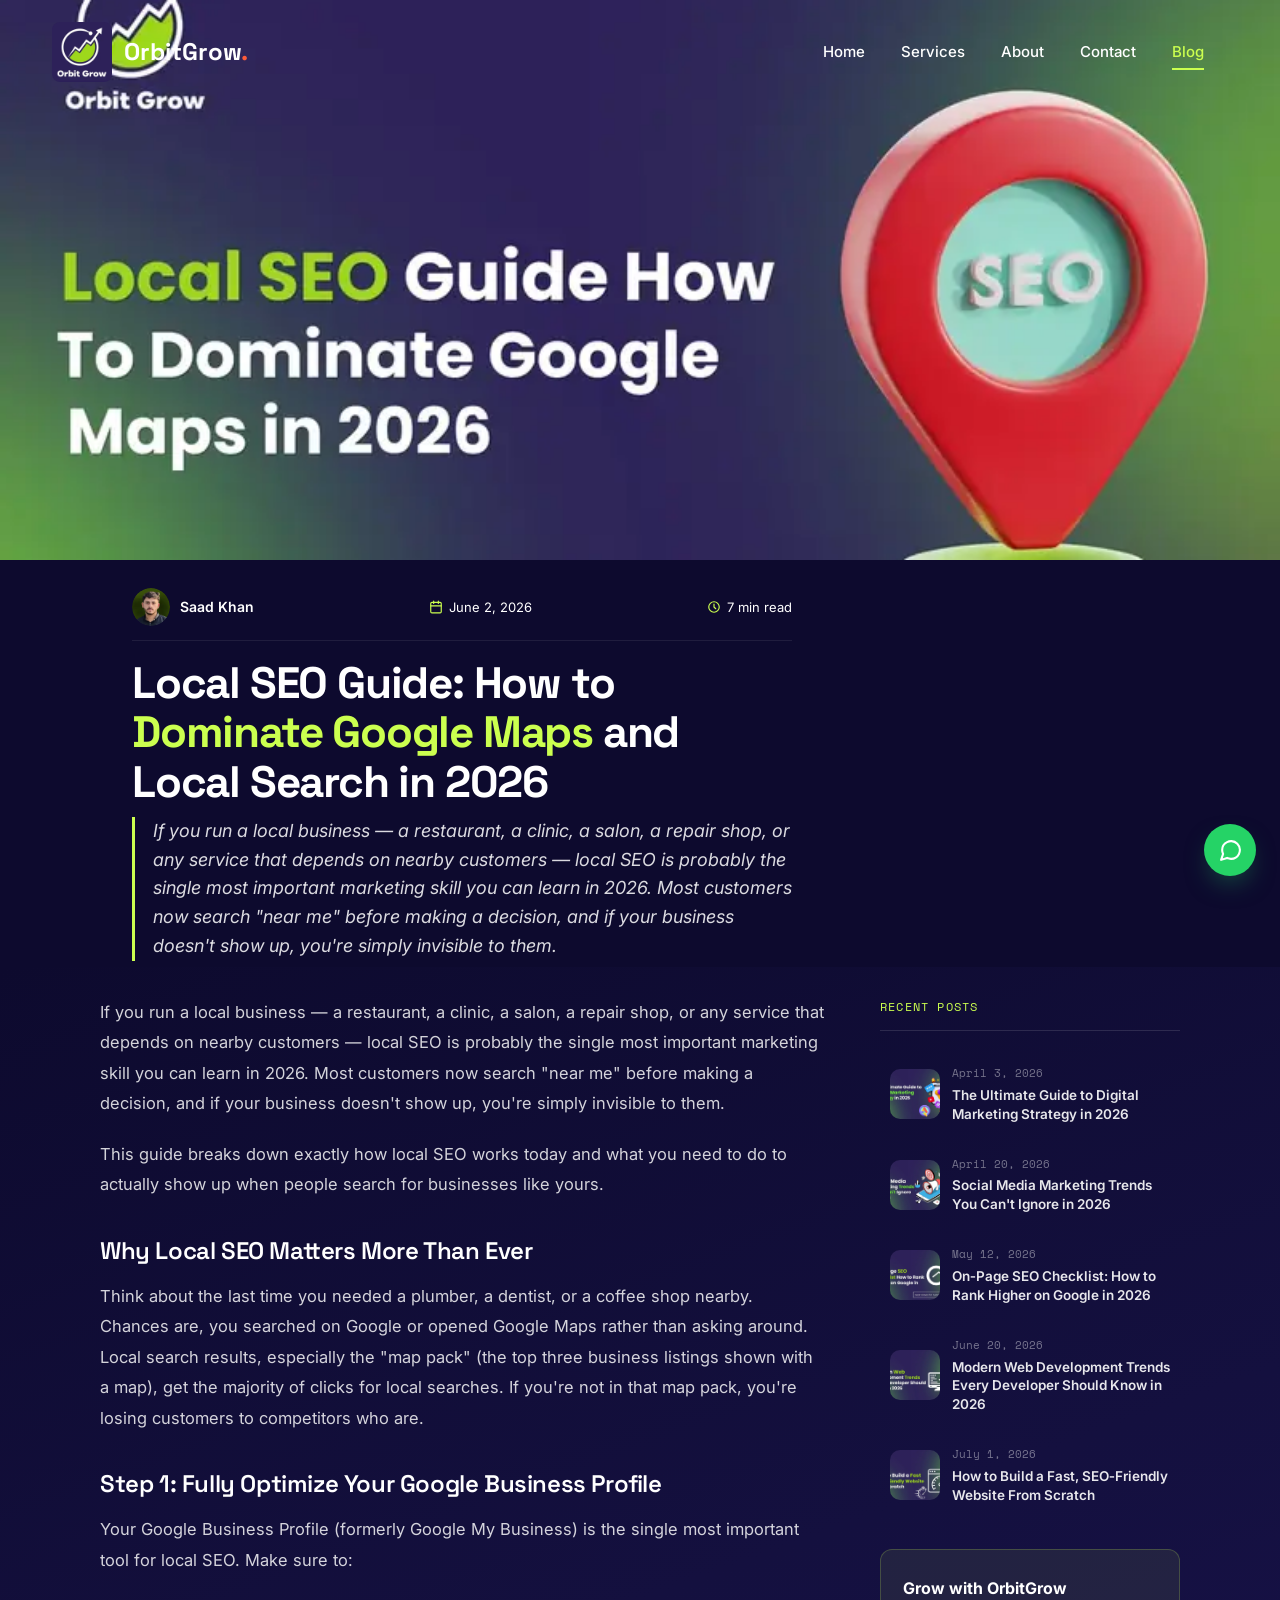
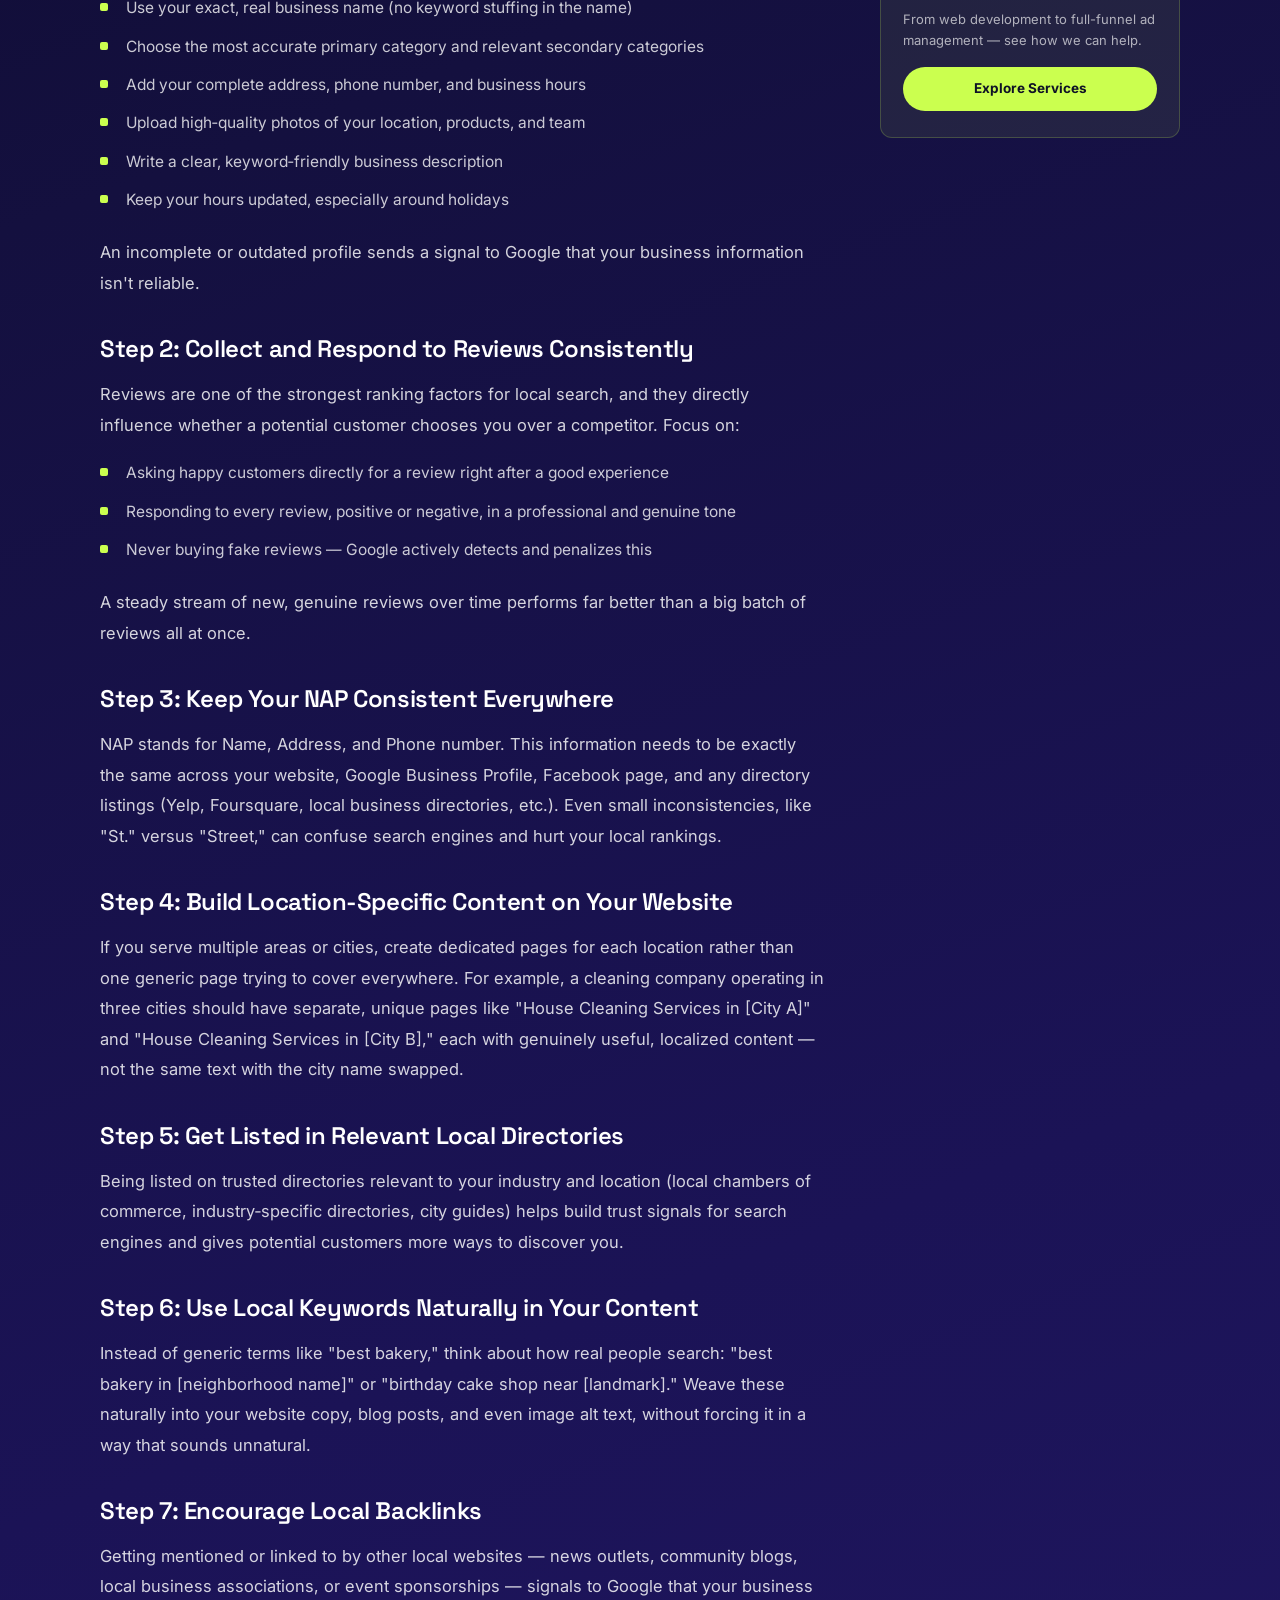
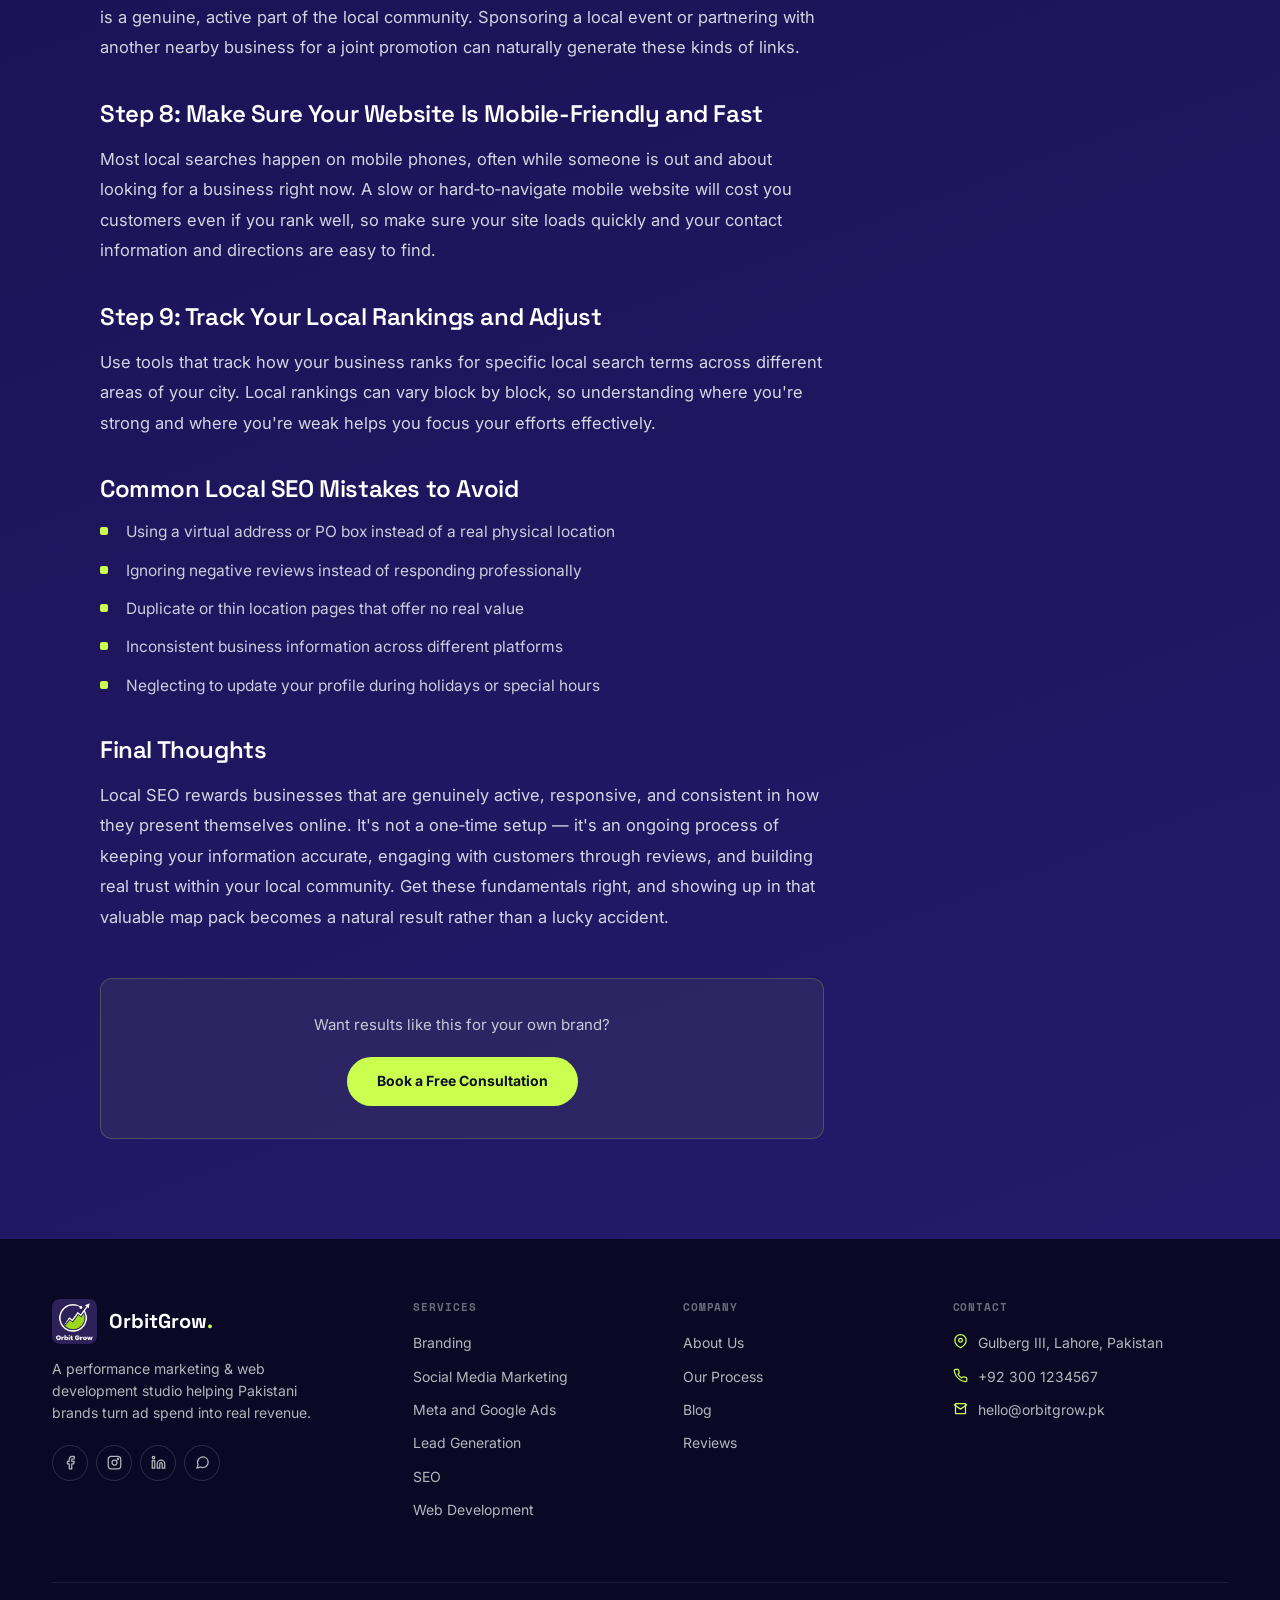
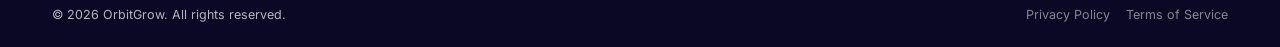
<file: local-seo-guide-2026.html>
<!DOCTYPE html>
<html lang="en">
<head>
    <meta charset="UTF-8" />
    <meta name="viewport" content="width=device-width, initial-scale=1.0" />
    <link rel="preconnect" href="https://fonts.googleapis.com">
    <link rel="preconnect" href="https://fonts.gstatic.com" crossorigin>
    <link rel="preconnect" href="https://picsum.photos">
    <link rel="dns-prefetch" href="https://picsum.photos">
    <title id="pageTitle">Local SEO Guide: How to Dominate Google Maps and Local Search in 2026 — OrbitGrow Blog</title>
    <meta name="description" content="If you run a local business — a restaurant, a clinic, a salon, a repair shop, or any service that depends on nearby customers — local SEO is probably the single most important marketing skill you can learn in 2026. Most customers now search &quot;near me&quot; before making a decision, and if your business doesn't show up, you're simply invisible to them." />
    <link rel="canonical" href="https://orbitgrow.vercel.app/local-seo-guide-2026" />
    <meta property="og:title" content="Local SEO Guide: How to Dominate Google Maps and Local Search in 2026 — OrbitGrow Blog" />
    <meta property="og:description" content="If you run a local business — a restaurant, a clinic, a salon, a repair shop, or any service that depends on nearby customers — local SEO is probably the single most important marketing skill you can learn in 2026. Most customers now search &quot;near me&quot; before making a decision, and if your business doesn't show up, you're simply invisible to them." />
    <meta property="og:image" content="images/local-seo-guide-google-maps-2026.webp" />
    <meta property="og:url" content="https://orbitgrow.vercel.app/local-seo-guide-2026" />
    <meta property="og:type" content="article" />
    <meta name="twitter:card" content="summary_large_image" />
    <script type="application/ld+json">
    {
        "@context": "https://schema.org",
        "@type": "BlogPosting",
        "headline": "Local SEO Guide: How to Dominate Google Maps and Local Search in 2026",
        "description": "If you run a local business — a restaurant, a clinic, a salon, a repair shop, or any service that depends on nearby customers — local SEO is probably the single most important marketing skill you can learn in 2026. Most customers now search \"near me\" before making a decision, and if your business doesn't show up, you're simply invisible to them.",
        "image": "images/local-seo-guide-google-maps-2026.webp",
        "datePublished": "June 2, 2026",
        "author": { "@type": "Person", "name": "Saad Khan" },
        "publisher": { "@type": "Organization", "name": "OrbitGrow" },
        "mainEntityOfPage": "https://orbitgrow.vercel.app/local-seo-guide-2026"
    }
    </script>
    <link href="https://fonts.googleapis.com/css2?family=Space+Grotesk:wght@500;600;700;800&family=Inter:wght@300;400;500;600;700;800;900&family=Space+Mono:wght@400;700&display=swap" rel="stylesheet" media="print" onload="this.media='all'" />
    <noscript><link href="https://fonts.googleapis.com/css2?family=Space+Grotesk:wght@500;600;700;800&family=Inter:wght@300;400;500;600;700;800;900&family=Space+Mono:wght@400;700&display=swap" rel="stylesheet" /></noscript>
    <link rel="stylesheet" href="style.css" />
    <link rel="icon" type="image/png" sizes="32x32" href="images/orbit-grow-favicon.webp" />
    <link rel="icon" type="image/png" sizes="16x16" href="images/orbit-grow-favicon.webp" />
    <link rel="apple-touch-icon" sizes="180x180" href="images/orbit-grow-favicon.webp" />
    <link rel="manifest" href="site.webmanifest" />
    <style>.post-hero{background:#0d0a2e!important;color:#fff!important}.post-body-wrap{background:linear-gradient(160deg,#0d0a2e 0,#14103f 22%,#1b1356 55%,#241a6b 100%)!important;color:rgba(255,255,255,.85)!important}.post-hero .pm-item,.post-hero .pm-name,.post-hero .post-excerpt-lead,.post-hero .post-title{color:#fff!important}.pm-item.date-icon svg,.pm-item.read-time svg{stroke:var(--lime,#C6FF3D)!important}.post-hero .post-excerpt-lead{color:rgba(255,255,255,.85)!important;border-left-color:var(--lime,#c6ff3d)!important}.post-hero .post-meta-row{border-bottom-color:rgba(255,255,255,.08)!important}.post-content h3{color:#fff!important;font-size:24px;margin:38px 0 16px;letter-spacing:-.4px}.post-content p{color:rgba(255,255,255,.82)!important;font-size:16.5px;margin-bottom:20px;line-height:1.85}.post-content ul li{color:rgba(255,255,255,.78)!important;position:relative;padding-left:26px;font-size:15.5px;margin-bottom:12px;line-height:1.7}.post-content ul li::before{background:var(--lime,#c6ff3d)!important;content:'';position:absolute;left:0;top:8px;width:8px;height:8px;border-radius:2px;background:var(--lime,#c6ff3d)}.post-cta{background:rgba(203,255,79,.06)!important;border-color:rgba(203,255,79,.2)!important}.post-cta p{color:rgba(255,255,255,.75)!important}.sidebar-title{color:var(--lime,#c6ff3d)!important;border-bottom-color:rgba(255,255,255,.12)!important}.recent-list .recent-item .recent-title{color:rgba(255,255,255,.9)!important}.recent-list .recent-item .recent-date{color:rgba(255,255,255,.42)!important}.recent-list .recent-item:hover .recent-title{color:var(--lime,#c6ff3d)!important}.recent-list .recent-item{display:flex;gap:12px;padding:14px 10px;border-radius:12px;transition:background .3s;text-decoration:none;color:inherit;align-items:center}.recent-list .recent-item:hover{background:rgba(255,255,255,.05)}.recent-list .recent-item .recent-img{width:50px;height:50px;border-radius:10px;object-fit:cover;flex-shrink:0;background:#2a1f5e}.sidebar-cta{background:rgba(203,255,79,.08)!important;border-color:rgba(203,255,79,.2)!important}.sidebar-cta h5{color:#fff!important}.sidebar-cta p{color:rgba(255,255,255,.65)!important}.breadcrumb,.post-tag{display:none!important}.pm-name a{color:#fff!important;text-decoration:none!important;transition:color .25s}.pm-name a:hover{color:var(--lime,#c6ff3d)!important}.post-content h3:first-child{margin-top:0}.post-content ul{margin:6px 0 24px;list-style:none;padding:0}@media (max-width:980px){.post-body-wrap .wrap{grid-template-columns:1fr!important;gap:40px}.post-hero .hero-grid{grid-template-columns:1fr!important;gap:0!important}}@media (max-width:680px){.post-hero .wrap{padding:0 16px!important}.post-hero .hero-grid{padding-top:18px!important}.post-meta-row{gap:10px;flex-wrap:wrap}#heroImageWrap{max-height:320px}.post-excerpt-lead{max-width:100%!important}.post-body-wrap .wrap{padding:0 16px}}</style>
</head>
<body>


    <!-- ===== HEADER ===== -->
    <header class="site-header" id="siteHeader">
        <div class="wrap nav-wrap">
            <a href="/" class="logo" id="brandLogo">
                <img src="images/orbitgrow-logo.webp" alt="OrbitGrow" width="60" height="60" class="logo-img" />
                <span class="logo-text">OrbitGrow<span class="dot">.</span></span>
            </a>
            <nav class="nav-links" id="navLinks">
                <a href="/">Home</a>
                <a href="/services">Services</a>
                <a href="/about">About</a>
                <a href="/contact">Contact</a>
                <a href="/blog" class="active">Blog</a>
            </nav>
            <div class="nav-right">
                <button class="nav-toggle" id="navToggle" aria-label="Toggle menu"><span></span></button>
            </div>
        </div>
    </header>

    <main>

        <!-- ===== POST HERO ===== -->
        <section class="post-hero" id="postHero" style="position:relative;padding:0;background:#0D0A2E;color:#fff;">

            <div id="heroImageWrap" style="width:100%;max-height:560px;overflow:hidden;background:#0D0A2E;display:flex;align-items:center;justify-content:center;">
                <img id="heroImage" src="images/local-seo-guide-google-maps-2026.webp" alt="Local SEO Guide: How to Dominate Google Maps and Local Search in 2026 featured image" style="width:100%;height:auto;max-height:560px;object-fit:cover;display:block;" />
            </div>

            <div class="wrap" style="max-width:1120px;margin:0 auto;padding:0 20px;">
                <div class="hero-grid" style="display:grid;grid-template-columns:1fr 300px;gap:56px;align-items:start;padding-top:28px;">

                    <div>
                        <div class="post-meta-row" style="display:flex;align-items:center;flex-wrap:wrap;gap:16px;padding-bottom:14px;border-bottom:1px solid rgba(255,255,255,.08);">
                            <div class="pm-author" style="display:flex;align-items:center;gap:10px;flex-shrink:0;">
                                <div class="pm-avatar" id="pmAvatar" style="width:38px;height:38px;border-radius:50%;background:transparent;color:transparent;font-weight:700;font-size:13px;display:flex;align-items:center;justify-content:center;font-family:'Space Grotesk',sans-serif;flex-shrink:0;overflow:hidden;"><img src="images/saad-khan-profile.webp" alt="Saad Khan" style="width:100%;height:100%;border-radius:50%;object-fit:cover;" /></div>
                                <div class="pm-name" id="pmName" style="font-size:14px;font-weight:600;color:#fff;"><a href="https://www.linkedin.com/in/saadkhan-digitalmarketer" target="_blank" rel="noopener noreferrer">Saad Khan</a></div>
                            </div>
                            <div class="pm-item date-icon" style="display:flex;align-items:center;gap:6px;font-size:13px;color:rgba(255,255,255,.6);margin:0 auto;">
                                <svg viewBox="0 0 24 24" fill="none" stroke-width="2" stroke-linecap="round" stroke-linejoin="round" style="width:14px;height:14px;stroke:var(--lime, #C6FF3D);"><rect x="3" y="4" width="18" height="18" rx="2"/><path d="M16 2v4M8 2v4M3 10h18"/></svg>
                                <span id="pmDate">June 2, 2026</span>
                            </div>
                            <div class="pm-item read-time" style="display:flex;align-items:center;gap:6px;font-size:13px;color:rgba(255,255,255,.6);flex-shrink:0;">
                                <svg viewBox="0 0 24 24" fill="none" stroke-width="2" stroke-linecap="round" stroke-linejoin="round" style="width:14px;height:14px;stroke:var(--lime, #C6FF3D);"><circle cx="12" cy="12" r="9"/><path d="M12 7v5l3 3"/></svg>
                                <span id="pmRead">7 min read</span>
                            </div>
                        </div>

                        <h1 class="post-title" id="postTitle" style="font-size:clamp(28px,4.2vw,44px);font-weight:800;letter-spacing:-1.2px;margin:18px 0 10px;color:#fff;">Local SEO Guide: How to <span style="color:var(--lime, #C6FF3D);">Dominate Google Maps</span> and Local Search in 2026</h1>

                        <p class="post-excerpt-lead" id="postExcerpt" style="font-size:18px;color:rgba(255,255,255,.85);border-left:3px solid var(--lime, #C6FF3D);padding-left:18px;margin:0 0 6px;font-style:italic;">If you run a local business — a restaurant, a clinic, a salon, a repair shop, or any service that depends on nearby customers — local SEO is probably the single most important marketing skill you can learn in 2026. Most customers now search "near me" before making a decision, and if your business doesn't show up, you're simply invisible to them.</p>
                    </div>

                    <div></div>
                </div>
            </div>
        </section>

        <!-- ===== BODY ===== -->
        <section class="post-body-wrap" style="position:relative;z-index:2;padding:30px 0 100px;background:linear-gradient(160deg, #0D0A2E 0%, #14103F 22%, #1B1356 55%, #241A6B 100%);">
            <div class="wrap" style="max-width:1120px;margin:0 auto;display:grid;grid-template-columns:1fr 300px;gap:56px;align-items:start;padding:0 20px;">

                <article class="post-content" style="max-width:100%;">
                    <div id="postContentBody"><p>If you run a local business — a restaurant, a clinic, a salon, a repair shop, or any service that depends on nearby customers — local SEO is probably the single most important marketing skill you can learn in 2026. Most customers now search "near me" before making a decision, and if your business doesn't show up, you're simply invisible to them.</p>
<p>This guide breaks down exactly how local SEO works today and what you need to do to actually show up when people search for businesses like yours.</p>
<h3>Why Local SEO Matters More Than Ever</h3>
<p>Think about the last time you needed a plumber, a dentist, or a coffee shop nearby. Chances are, you searched on Google or opened Google Maps rather than asking around. Local search results, especially the "map pack" (the top three business listings shown with a map), get the majority of clicks for local searches. If you're not in that map pack, you're losing customers to competitors who are.</p>
<h3>Step 1: Fully Optimize Your Google Business Profile</h3>
<p>Your Google Business Profile (formerly Google My Business) is the single most important tool for local SEO. Make sure to:</p>
<ul><li>Use your exact, real business name (no keyword stuffing in the name)</li><li>Choose the most accurate primary category and relevant secondary categories</li><li>Add your complete address, phone number, and business hours</li><li>Upload high‑quality photos of your location, products, and team</li><li>Write a clear, keyword‑friendly business description</li><li>Keep your hours updated, especially around holidays</li></ul>
<p>An incomplete or outdated profile sends a signal to Google that your business information isn't reliable.</p>
<h3>Step 2: Collect and Respond to Reviews Consistently</h3>
<p>Reviews are one of the strongest ranking factors for local search, and they directly influence whether a potential customer chooses you over a competitor. Focus on:</p>
<ul><li>Asking happy customers directly for a review right after a good experience</li><li>Responding to every review, positive or negative, in a professional and genuine tone</li><li>Never buying fake reviews — Google actively detects and penalizes this</li></ul>
<p>A steady stream of new, genuine reviews over time performs far better than a big batch of reviews all at once.</p>
<h3>Step 3: Keep Your NAP Consistent Everywhere</h3>
<p>NAP stands for Name, Address, and Phone number. This information needs to be exactly the same across your website, Google Business Profile, Facebook page, and any directory listings (Yelp, Foursquare, local business directories, etc.). Even small inconsistencies, like "St." versus "Street," can confuse search engines and hurt your local rankings.</p>
<h3>Step 4: Build Location‑Specific Content on Your Website</h3>
<p>If you serve multiple areas or cities, create dedicated pages for each location rather than one generic page trying to cover everywhere. For example, a cleaning company operating in three cities should have separate, unique pages like "House Cleaning Services in [City A]" and "House Cleaning Services in [City B]," each with genuinely useful, localized content — not the same text with the city name swapped.</p>
<h3>Step 5: Get Listed in Relevant Local Directories</h3>
<p>Being listed on trusted directories relevant to your industry and location (local chambers of commerce, industry‑specific directories, city guides) helps build trust signals for search engines and gives potential customers more ways to discover you.</p>
<h3>Step 6: Use Local Keywords Naturally in Your Content</h3>
<p>Instead of generic terms like "best bakery," think about how real people search: "best bakery in [neighborhood name]" or "birthday cake shop near [landmark]." Weave these naturally into your website copy, blog posts, and even image alt text, without forcing it in a way that sounds unnatural.</p>
<h3>Step 7: Encourage Local Backlinks</h3>
<p>Getting mentioned or linked to by other local websites — news outlets, community blogs, local business associations, or event sponsorships — signals to Google that your business is a genuine, active part of the local community. Sponsoring a local event or partnering with another nearby business for a joint promotion can naturally generate these kinds of links.</p>
<h3>Step 8: Make Sure Your Website Is Mobile‑Friendly and Fast</h3>
<p>Most local searches happen on mobile phones, often while someone is out and about looking for a business right now. A slow or hard‑to‑navigate mobile website will cost you customers even if you rank well, so make sure your site loads quickly and your contact information and directions are easy to find.</p>
<h3>Step 9: Track Your Local Rankings and Adjust</h3>
<p>Use tools that track how your business ranks for specific local search terms across different areas of your city. Local rankings can vary block by block, so understanding where you're strong and where you're weak helps you focus your efforts effectively.</p>
<h3>Common Local SEO Mistakes to Avoid</h3>
<ul><li>Using a virtual address or PO box instead of a real physical location</li><li>Ignoring negative reviews instead of responding professionally</li><li>Duplicate or thin location pages that offer no real value</li><li>Inconsistent business information across different platforms</li><li>Neglecting to update your profile during holidays or special hours</li></ul>
<h3>Final Thoughts</h3>
<p>Local SEO rewards businesses that are genuinely active, responsive, and consistent in how they present themselves online. It's not a one‑time setup — it's an ongoing process of keeping your information accurate, engaging with customers through reviews, and building real trust within your local community. Get these fundamentals right, and showing up in that valuable map pack becomes a natural result rather than a lucky accident.</p></div>
                    <div class="post-cta" style="margin-top:46px;padding:32px;background:rgba(203,255,79,.06);border:1px solid rgba(203,255,79,.2);border-radius:12px;text-align:center;">
                        <p style="color:rgba(255,255,255,.75);margin-bottom:18px;font-size:15px;">Want results like this for your own brand?</p>
                        <a href="/contact" style="display:inline-flex;align-items:center;gap:8px;background:var(--lime, #C6FF3D);color:var(--ink, #14171A);font-weight:700;font-size:14px;padding:13px 30px;border-radius:100px;transition:transform .3s ease;text-decoration:none;">Book a Free Consultation</a>
                    </div>
                </article>

                <aside>
                    <div class="sidebar-title" style="font-family:'Space Mono',monospace;font-size:12px;letter-spacing:.1em;text-transform:uppercase;color:var(--lime, #C6FF3D);margin-bottom:20px;padding-bottom:14px;border-bottom:1px solid rgba(255,255,255,.12);">Recent Posts</div>
                    <div class="recent-list" id="recentList" style="display:flex;flex-direction:column;gap:4px;"><a href="/digital-marketing-strategy-guide-2026" class="recent-item">
                                    <img class="recent-img" src="images/ultimate-guide-digital-marketing-strategy-2026.webp" alt="The Ultimate Guide to Digital Marketing Strategy in 2026" loading="lazy" />
                                    <div>
                                        <span class="recent-date">April 3, 2026</span>
                                        <div class="recent-title">The Ultimate Guide to Digital Marketing Strategy in 2026</div>
                                    </div>
                                </a>
<a href="/social-media-marketing-trends-2026" class="recent-item">
                                    <img class="recent-img" src="images/social-media-marketing-trends-2026.webp" alt="Social Media Marketing Trends You Can't Ignore in 2026" loading="lazy" />
                                    <div>
                                        <span class="recent-date">April 20, 2026</span>
                                        <div class="recent-title">Social Media Marketing Trends You Can't Ignore in 2026</div>
                                    </div>
                                </a>
<a href="/on-page-seo-checklist-2026" class="recent-item">
                                    <img class="recent-img" src="images/on-page-seo-checklist-2026.webp" alt="On‑Page SEO Checklist: How to Rank Higher on Google in 2026" loading="lazy" />
                                    <div>
                                        <span class="recent-date">May 12, 2026</span>
                                        <div class="recent-title">On‑Page SEO Checklist: How to Rank Higher on Google in 2026</div>
                                    </div>
                                </a>
<a href="/modern-web-development-trends-2026" class="recent-item">
                                    <img class="recent-img" src="images/modern-web-development-trends-2026.webp" alt="Modern Web Development Trends Every Developer Should Know in 2026" loading="lazy" />
                                    <div>
                                        <span class="recent-date">June 20, 2026</span>
                                        <div class="recent-title">Modern Web Development Trends Every Developer Should Know in 2026</div>
                                    </div>
                                </a>
<a href="/build-fast-seo-friendly-website" class="recent-item">
                                    <img class="recent-img" src="images/how-to-build-a-fast-seo-friendly-website.webp" alt="How to Build a Fast, SEO‑Friendly Website From Scratch" loading="lazy" />
                                    <div>
                                        <span class="recent-date">July 1, 2026</span>
                                        <div class="recent-title">How to Build a Fast, SEO‑Friendly Website From Scratch</div>
                                    </div>
                                </a></div>
                    <div class="sidebar-cta" style="margin-top:30px;padding:26px 22px;background:rgba(203,255,79,.08);border:1px solid rgba(203,255,79,.2);border-radius:12px;">
                        <h5 style="font-size:16px;color:#fff;margin-bottom:8px;">Grow with OrbitGrow</h5>
                        <p style="font-size:13px;color:rgba(255,255,255,.65);margin-bottom:16px;line-height:1.6;">From web development to full-funnel ad management — see how we can help.</p>
                        <a href="/services" style="display:block;text-align:center;background:var(--lime, #C6FF3D);color:var(--ink, #14171A);font-weight:700;font-size:13.5px;padding:11px;border-radius:100px;text-decoration:none;">Explore Services</a>
                    </div>
                </aside>

            </div>
        </section>
    </main>

    <!-- ===== FOOTER ===== -->
    <footer class="site-footer" id="contact" style="background:#0A0824;color:rgba(255,255,255,.7);padding:60px 0 0;position:relative;z-index:2;">
        <div class="wrap">
            <div class="footer-grid" style="display:grid;grid-template-columns:1.4fr 1fr 1fr 1.2fr;gap:40px;padding-bottom:50px;">
                <div class="f-brand">
                    <a href="/" class="logo footer-logo" style="display:flex;align-items:center;gap:12px;font-family:'Space Grotesk',sans-serif;font-weight:700;font-size:24px;flex-shrink:0;color:currentColor;text-decoration:none;color:#fff;margin-bottom:14px;">
                        <img src="images/orbitgrow-logo.webp" alt="OrbitGrow" width="60" height="60" class="logo-img" style="height:45px;width:auto;display:block;border-radius:8px;background:transparent !important;box-shadow:none !important;border:none !important;" />
                        <span class="logo-text" style="font-size:20px;color:#fff;display:inline-block;white-space:nowrap;">OrbitGrow<span class="dot" style="color:var(--lime, #C6FF3D);">.</span></span>
                    </a>
                    <p style="font-size:14px;max-width:280px;margin-bottom:20px;">A performance marketing &amp; web development studio helping Pakistani brands turn ad spend into real revenue.</p>
                    <div class="f-social" style="display:flex;gap:8px;">
                        <a href="#" aria-label="Facebook" style="width:36px;height:36px;border-radius:50%;border:1px solid rgba(255,255,255,.15);display:flex;align-items:center;justify-content:center;transition:background .3s,border-color .3s;"><svg viewBox="0 0 24 24" fill="none" stroke-width="2" stroke-linecap="round" stroke-linejoin="round" style="width:15px;height:15px;stroke:rgba(255,255,255,.7);"><path d="M18 2h-3a5 5 0 0 0-5 5v3H7v4h3v8h4v-8h3l1-4h-4V7a1 1 0 0 1 1-1h3z"/></svg></a>
                        <a href="#" aria-label="Instagram" style="width:36px;height:36px;border-radius:50%;border:1px solid rgba(255,255,255,.15);display:flex;align-items:center;justify-content:center;transition:background .3s,border-color .3s;"><svg viewBox="0 0 24 24" fill="none" stroke-width="2" stroke-linecap="round" stroke-linejoin="round" style="width:15px;height:15px;stroke:rgba(255,255,255,.7);"><rect x="2" y="2" width="20" height="20" rx="5"/><circle cx="12" cy="12" r="4"/><circle cx="17.5" cy="6.5" r="1"/></svg></a>
                        <a href="#" aria-label="LinkedIn" style="width:36px;height:36px;border-radius:50%;border:1px solid rgba(255,255,255,.15);display:flex;align-items:center;justify-content:center;transition:background .3s,border-color .3s;"><svg viewBox="0 0 24 24" fill="none" stroke-width="2" stroke-linecap="round" stroke-linejoin="round" style="width:15px;height:15px;stroke:rgba(255,255,255,.7);"><path d="M16 8a6 6 0 0 1 6 6v7h-4v-7a2 2 0 0 0-2-2 2 2 0 0 0-2 2v7h-4v-7a6 6 0 0 1 6-6z"/><rect x="2" y="9" width="4" height="12"/><circle cx="4" cy="4" r="2"/></svg></a>
                        <a href="#" aria-label="WhatsApp" style="width:36px;height:36px;border-radius:50%;border:1px solid rgba(255,255,255,.15);display:flex;align-items:center;justify-content:center;transition:background .3s,border-color .3s;"><svg viewBox="0 0 24 24" fill="none" stroke-width="2" stroke-linecap="round" stroke-linejoin="round" style="width:15px;height:15px;stroke:rgba(255,255,255,.7);"><path d="M21 11.5a8.38 8.38 0 0 1-.9 3.8 8.5 8.5 0 0 1-7.6 4.7 8.38 8.38 0 0 1-3.8-.9L3 21l1.9-5.7a8.38 8.38 0 0 1-.9-3.8 8.5 8.5 0 0 1 4.7-7.6 8.38 8.38 0 0 1 3.8-.9h.5a8.48 8.48 0 0 1 8 8v.5z"/></svg></a>
                    </div>
                </div>
                <div class="f-col"><h5 style="font-family:'Space Mono',monospace;font-size:11px;letter-spacing:.08em;text-transform:uppercase;color:rgba(255,255,255,.4);margin-bottom:16px;">Services</h5><ul style="list-style:none;padding:0;"><li style="margin-bottom:11px;font-size:14px;"><a href="/services#services-grid" style="color:inherit;text-decoration:none;">Branding</a></li><li style="margin-bottom:11px;font-size:14px;"><a href="/services#services-grid" style="color:inherit;text-decoration:none;">Social Media Marketing</a></li><li style="margin-bottom:11px;font-size:14px;"><a href="/services#services-grid" style="color:inherit;text-decoration:none;">Meta and Google Ads</a></li><li style="margin-bottom:11px;font-size:14px;"><a href="/services#services-grid" style="color:inherit;text-decoration:none;">Lead Generation</a></li><li style="margin-bottom:11px;font-size:14px;"><a href="/services#services-grid" style="color:inherit;text-decoration:none;">SEO</a></li><li style="margin-bottom:11px;font-size:14px;"><a href="/services#services-grid" style="color:inherit;text-decoration:none;">Web Development</a></li></ul></div>
                <div class="f-col"><h5 style="font-family:'Space Mono',monospace;font-size:11px;letter-spacing:.08em;text-transform:uppercase;color:rgba(255,255,255,.4);margin-bottom:16px;">Company</h5><ul style="list-style:none;padding:0;"><li style="margin-bottom:11px;font-size:14px;"><a href="/about" style="color:inherit;text-decoration:none;">About Us</a></li><li style="margin-bottom:11px;font-size:14px;"><a href="/services#process" style="color:inherit;text-decoration:none;">Our Process</a></li><li style="margin-bottom:11px;font-size:14px;"><a href="/blog" style="color:inherit;text-decoration:none;">Blog</a></li><li style="margin-bottom:11px;font-size:14px;"><a href="/#reviews" style="color:inherit;text-decoration:none;">Reviews</a></li></ul></div>
                <div class="f-col"><h5 style="font-family:'Space Mono',monospace;font-size:11px;letter-spacing:.08em;text-transform:uppercase;color:rgba(255,255,255,.4);margin-bottom:16px;">Contact</h5><ul class="f-contact" style="list-style:none;padding:0;"><li style="font-size:14px;margin-bottom:11px;display:flex;gap:10px;align-items:flex-start;"><svg viewBox="0 0 24 24" fill="none" stroke-width="2" stroke-linecap="round" stroke-linejoin="round" style="width:15px;height:15px;stroke:var(--lime, #C6FF3D);flex-shrink:0;margin-top:2px;"><path d="M21 10c0 7-9 12-9 12s-9-5-9-12a9 9 0 1 1 18 0z"/><circle cx="12" cy="10" r="3"/></svg>Gulberg III, Lahore, Pakistan</li><li style="font-size:14px;margin-bottom:11px;display:flex;gap:10px;align-items:flex-start;"><svg viewBox="0 0 24 24" fill="none" stroke-width="2" stroke-linecap="round" stroke-linejoin="round" style="width:15px;height:15px;stroke:var(--lime, #C6FF3D);flex-shrink:0;margin-top:2px;"><path d="M22 16.92v3a2 2 0 0 1-2.18 2 19.79 19.79 0 0 1-8.63-3.07 19.5 19.5 0 0 1-6-6 19.79 19.79 0 0 1-3.07-8.67A2 2 0 0 1 4.11 2h3a2 2 0 0 1 2 1.72c.13.96.36 1.9.68 2.81a2 2 0 0 1-.45 2.11L8.09 9.91a16 16 0 0 0 6 6l1.27-1.27a2 2 0 0 1 2.11-.45c.91.32 1.85.55 2.81.68A2 2 0 0 1 22 16.92z"/></svg>+92 300 1234567</li><li style="font-size:14px;margin-bottom:11px;display:flex;gap:10px;align-items:flex-start;"><svg viewBox="0 0 24 24" fill="none" stroke-width="2" stroke-linecap="round" stroke-linejoin="round" style="width:15px;height:15px;stroke:var(--lime, #C6FF3D);flex-shrink:0;margin-top:2px;"><path d="M4 4h16v16H4z"/><path d="M22 6l-10 7L2 6"/></svg>hello@orbitgrow.pk</li></ul></div>
            </div>
            <div class="footer-bottom" style="border-top:1px solid rgba(255,255,255,.08);padding:22px 0;display:flex;justify-content:space-between;align-items:center;flex-wrap:wrap;gap:10px;font-size:12.5px;"><span>&copy; <span id="year"></span> OrbitGrow. All rights reserved.</span><div><a href="#" style="margin-left:16px;color:rgba(255,255,255,.5);text-decoration:none;">Privacy Policy</a><a href="#" style="margin-left:16px;color:rgba(255,255,255,.5);text-decoration:none;">Terms of Service</a></div></div>
        </div>
    </footer>

    <!-- ===== FAB ===== -->
    <a href="#" class="fab-whatsapp" aria-label="Chat on WhatsApp" style="position:fixed;bottom:24px;right:24px;z-index:200;width:52px;height:52px;border-radius:50%;background:#25D366;display:flex;align-items:center;justify-content:center;box-shadow:0 12px 28px -10px rgba(37,211,102,.5);transition:transform .3s ease;animation:fabPulse 2.4s infinite;">
        <svg viewBox="0 0 24 24" fill="none" stroke-width="2" stroke-linecap="round" stroke-linejoin="round" style="width:25px;height:25px;stroke:#fff;"><path d="M21 11.5a8.38 8.38 0 0 1-.9 3.8 8.5 8.5 0 0 1-7.6 4.7 8.38 8.38 0 0 1-3.8-.9L3 21l1.9-5.7a8.38 8.38 0 0 1-.9-3.8 8.5 8.5 0 0 1 4.7-7.6 8.38 8.38 0 0 1 3.8-.9h.5a8.48 8.48 0 0 1 8 8v.5z"/></svg>
    </a>

    <style>@keyframes fabPulse{0%,100%{box-shadow:0 12px 28px -10px rgba(37,211,102,.5)}50%{box-shadow:0 12px 28px -6px rgba(37,211,102,.75)}}</style>

    <!-- ===== SCRIPTS ===== -->
    <script>const header=document.getElementById("siteHeader");window.addEventListener("scroll",()=>{header.classList.toggle("scrolled",window.scrollY>30)});const navToggle=document.getElementById("navToggle"),navLinks=document.getElementById("navLinks");navToggle&&navLinks&&(navToggle.addEventListener("click",()=>{navToggle.classList.toggle("open"),navLinks.classList.toggle("open")}),navLinks.querySelectorAll("a").forEach(e=>e.addEventListener("click",()=>{navToggle.classList.remove("open"),navLinks.classList.remove("open")}))),document.getElementById("year").textContent=(new Date).getFullYear();</script>

</body>
</html>
</file>
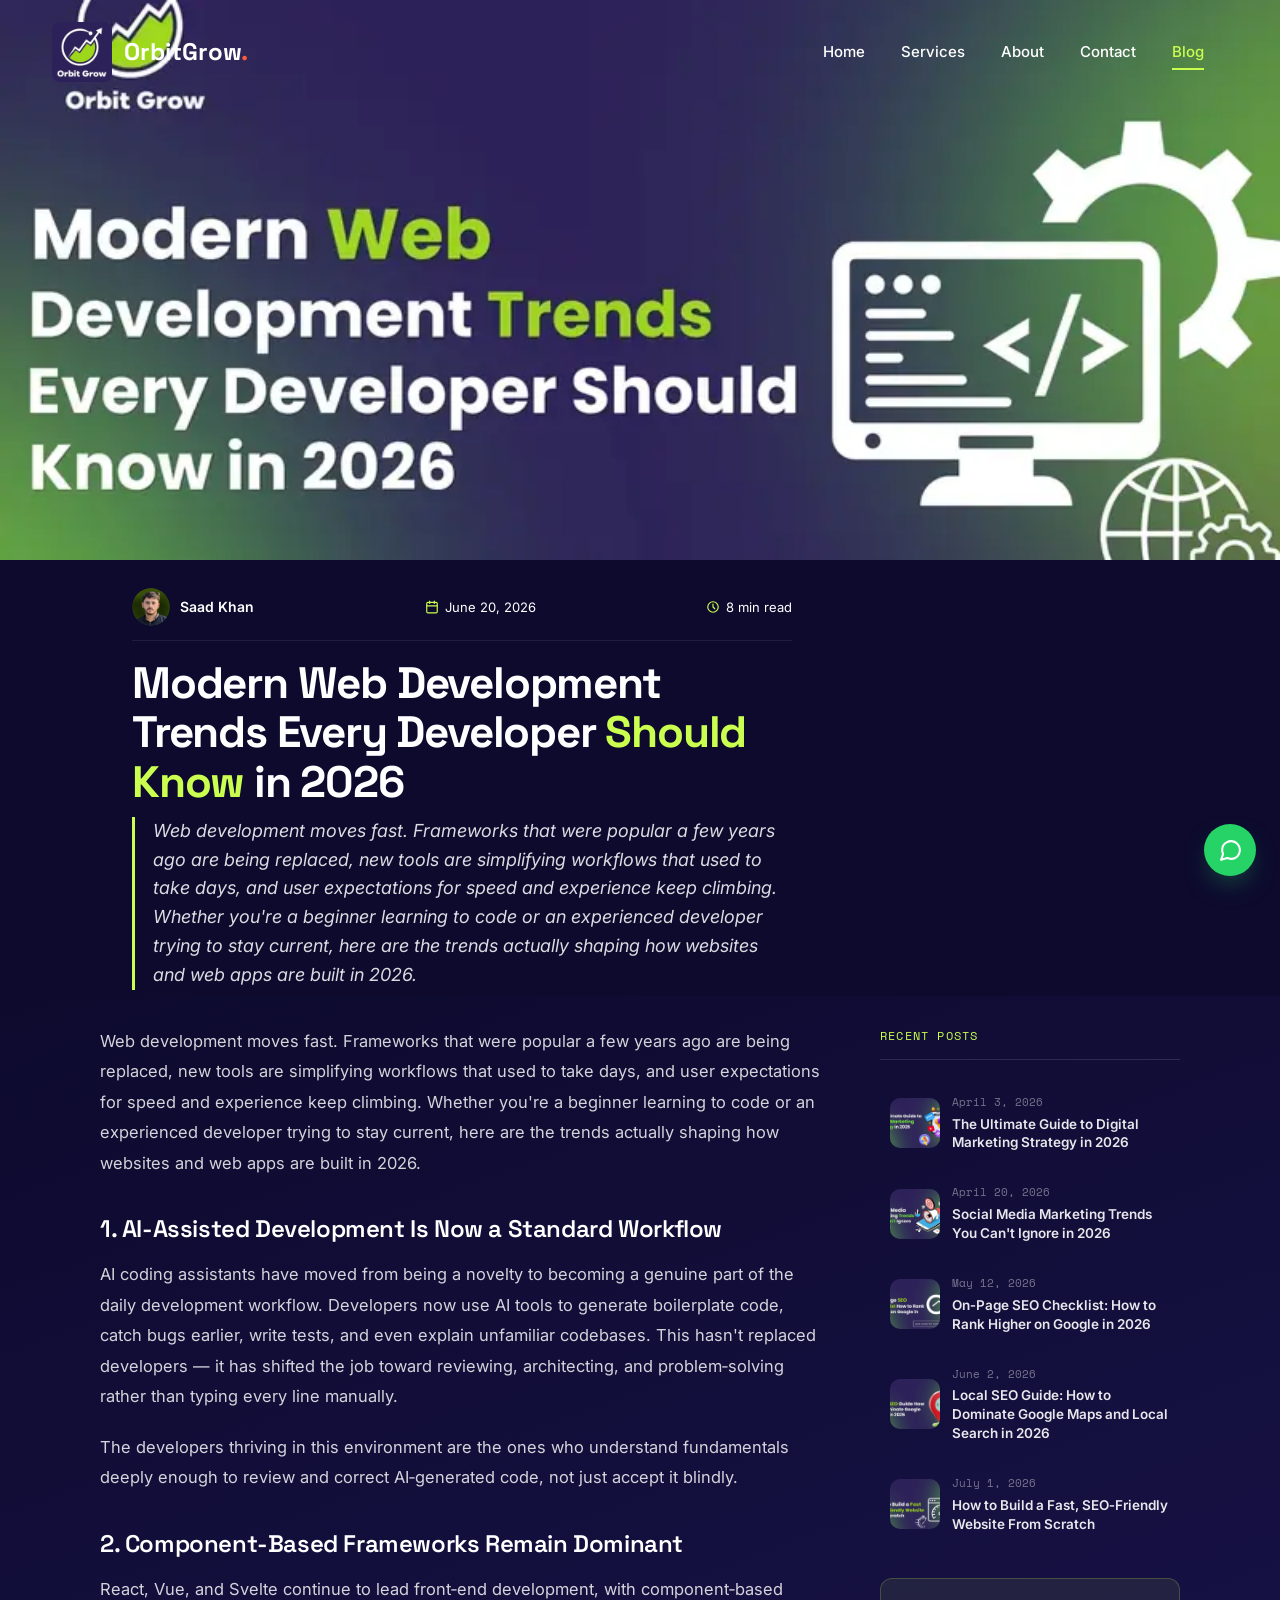
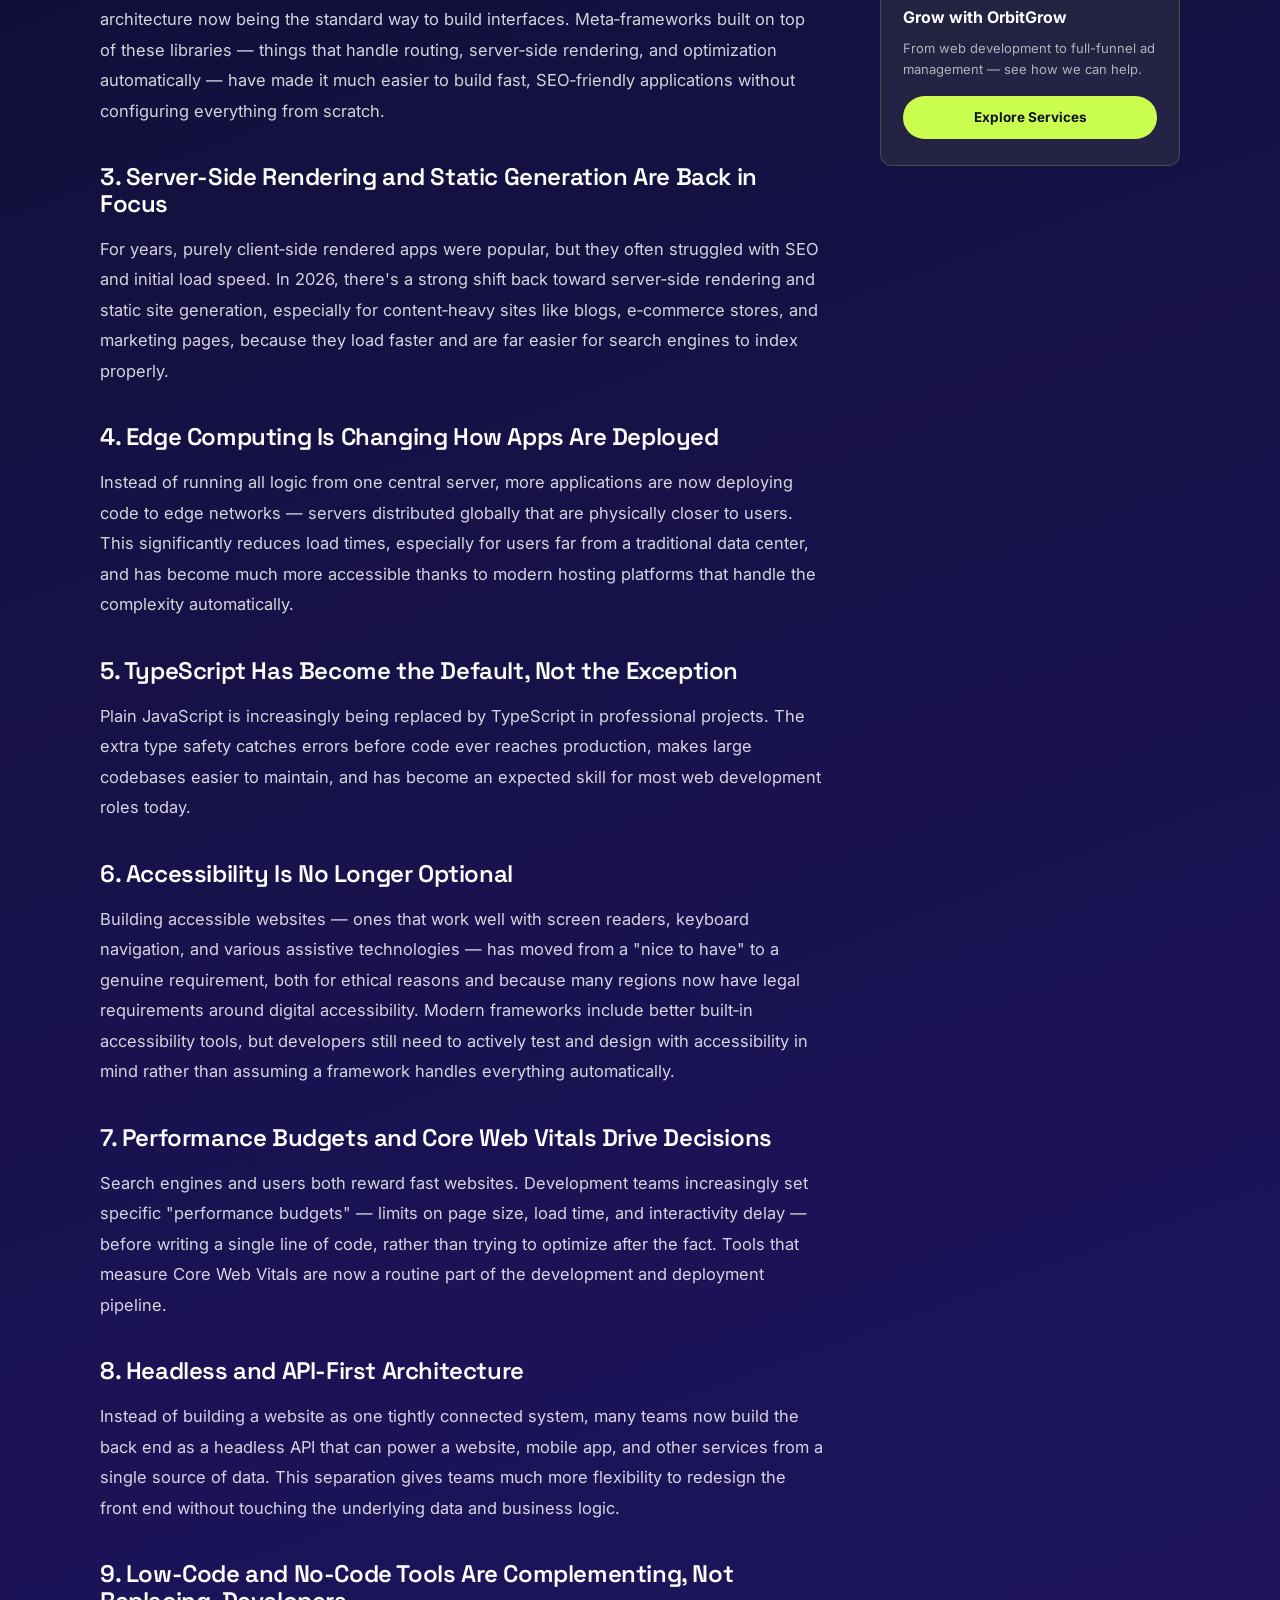
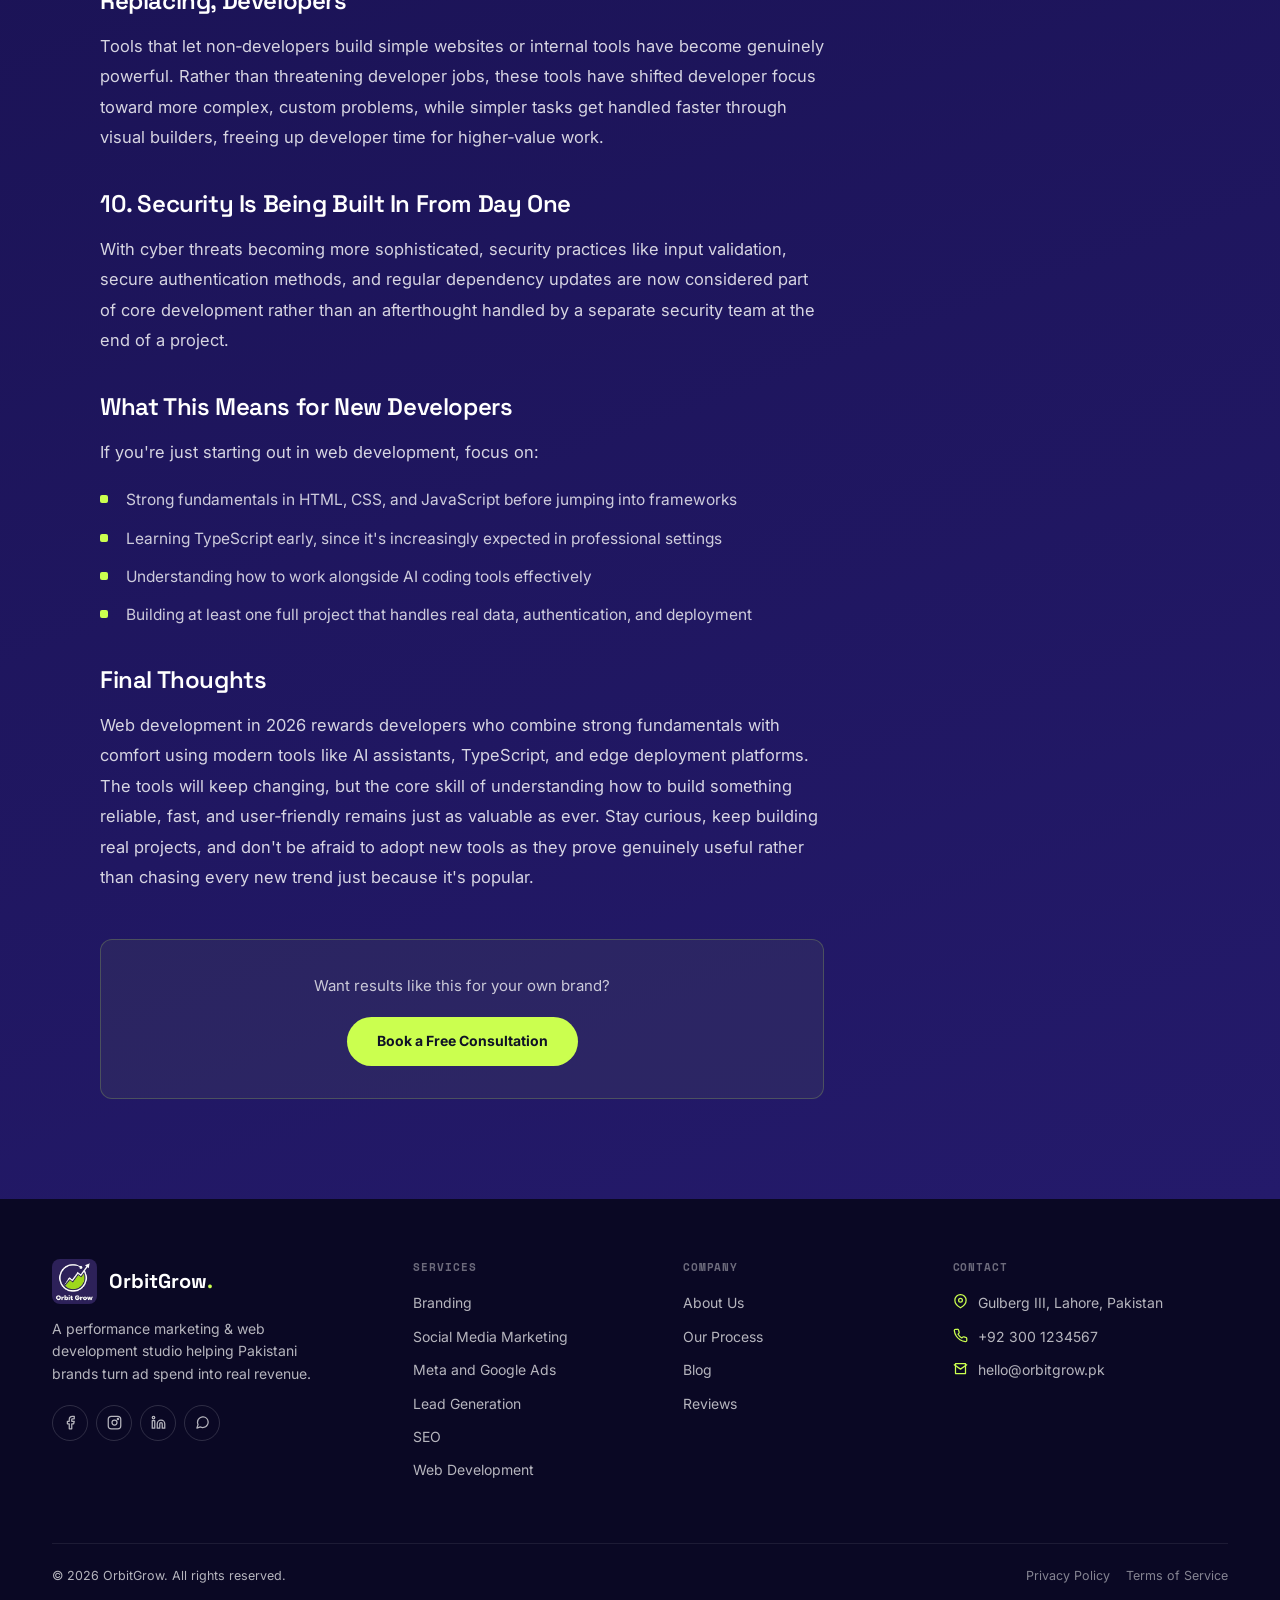
<file: modern-web-development-trends-2026.html>
<!DOCTYPE html>
<html lang="en">
<head>
    <meta charset="UTF-8" />
    <meta name="viewport" content="width=device-width, initial-scale=1.0" />
    <link rel="preconnect" href="https://fonts.googleapis.com">
    <link rel="preconnect" href="https://fonts.gstatic.com" crossorigin>
    <link rel="preconnect" href="https://picsum.photos">
    <link rel="dns-prefetch" href="https://picsum.photos">
    <title id="pageTitle">Modern Web Development Trends Every Developer Should Know in 2026 — OrbitGrow Blog</title>
    <meta name="description" content="Web development moves fast. Frameworks that were popular a few years ago are being replaced, new tools are simplifying workflows that used to take days, and user expectations for speed and experience keep climbing. Whether you're a beginner learning to code or an experienced developer trying to stay current, here are the trends actually shaping how websites and web apps are built in 2026." />
    <link rel="canonical" href="https://orbitgrow.vercel.app/modern-web-development-trends-2026" />
    <meta property="og:title" content="Modern Web Development Trends Every Developer Should Know in 2026 — OrbitGrow Blog" />
    <meta property="og:description" content="Web development moves fast. Frameworks that were popular a few years ago are being replaced, new tools are simplifying workflows that used to take days, and user expectations for speed and experience keep climbing. Whether you're a beginner learning to code or an experienced developer trying to stay current, here are the trends actually shaping how websites and web apps are built in 2026." />
    <meta property="og:image" content="images/modern-web-development-trends-2026.webp" />
    <meta property="og:url" content="https://orbitgrow.vercel.app/modern-web-development-trends-2026" />
    <meta property="og:type" content="article" />
    <meta name="twitter:card" content="summary_large_image" />
    <script type="application/ld+json">
    {
        "@context": "https://schema.org",
        "@type": "BlogPosting",
        "headline": "Modern Web Development Trends Every Developer Should Know in 2026",
        "description": "Web development moves fast. Frameworks that were popular a few years ago are being replaced, new tools are simplifying workflows that used to take days, and user expectations for speed and experience keep climbing. Whether you're a beginner learning to code or an experienced developer trying to stay current, here are the trends actually shaping how websites and web apps are built in 2026.",
        "image": "images/modern-web-development-trends-2026.webp",
        "datePublished": "June 20, 2026",
        "author": { "@type": "Person", "name": "Saad Khan" },
        "publisher": { "@type": "Organization", "name": "OrbitGrow" },
        "mainEntityOfPage": "https://orbitgrow.vercel.app/modern-web-development-trends-2026"
    }
    </script>
    <link href="https://fonts.googleapis.com/css2?family=Space+Grotesk:wght@500;600;700;800&family=Inter:wght@300;400;500;600;700;800;900&family=Space+Mono:wght@400;700&display=swap" rel="stylesheet" media="print" onload="this.media='all'" />
    <noscript><link href="https://fonts.googleapis.com/css2?family=Space+Grotesk:wght@500;600;700;800&family=Inter:wght@300;400;500;600;700;800;900&family=Space+Mono:wght@400;700&display=swap" rel="stylesheet" /></noscript>
    <link rel="stylesheet" href="style.css" />
    <link rel="icon" type="image/png" sizes="32x32" href="images/orbit-grow-favicon.webp" />
    <link rel="icon" type="image/png" sizes="16x16" href="images/orbit-grow-favicon.webp" />
    <link rel="apple-touch-icon" sizes="180x180" href="images/orbit-grow-favicon.webp" />
    <link rel="manifest" href="site.webmanifest" />
    <style>.post-hero{background:#0d0a2e!important;color:#fff!important}.post-body-wrap{background:linear-gradient(160deg,#0d0a2e 0,#14103f 22%,#1b1356 55%,#241a6b 100%)!important;color:rgba(255,255,255,.85)!important}.post-hero .pm-item,.post-hero .pm-name,.post-hero .post-excerpt-lead,.post-hero .post-title{color:#fff!important}.pm-item.date-icon svg,.pm-item.read-time svg{stroke:var(--lime,#C6FF3D)!important}.post-hero .post-excerpt-lead{color:rgba(255,255,255,.85)!important;border-left-color:var(--lime,#c6ff3d)!important}.post-hero .post-meta-row{border-bottom-color:rgba(255,255,255,.08)!important}.post-content h3{color:#fff!important;font-size:24px;margin:38px 0 16px;letter-spacing:-.4px}.post-content p{color:rgba(255,255,255,.82)!important;font-size:16.5px;margin-bottom:20px;line-height:1.85}.post-content ul li{color:rgba(255,255,255,.78)!important;position:relative;padding-left:26px;font-size:15.5px;margin-bottom:12px;line-height:1.7}.post-content ul li::before{background:var(--lime,#c6ff3d)!important;content:'';position:absolute;left:0;top:8px;width:8px;height:8px;border-radius:2px;background:var(--lime,#c6ff3d)}.post-cta{background:rgba(203,255,79,.06)!important;border-color:rgba(203,255,79,.2)!important}.post-cta p{color:rgba(255,255,255,.75)!important}.sidebar-title{color:var(--lime,#c6ff3d)!important;border-bottom-color:rgba(255,255,255,.12)!important}.recent-list .recent-item .recent-title{color:rgba(255,255,255,.9)!important}.recent-list .recent-item .recent-date{color:rgba(255,255,255,.42)!important}.recent-list .recent-item:hover .recent-title{color:var(--lime,#c6ff3d)!important}.recent-list .recent-item{display:flex;gap:12px;padding:14px 10px;border-radius:12px;transition:background .3s;text-decoration:none;color:inherit;align-items:center}.recent-list .recent-item:hover{background:rgba(255,255,255,.05)}.recent-list .recent-item .recent-img{width:50px;height:50px;border-radius:10px;object-fit:cover;flex-shrink:0;background:#2a1f5e}.sidebar-cta{background:rgba(203,255,79,.08)!important;border-color:rgba(203,255,79,.2)!important}.sidebar-cta h5{color:#fff!important}.sidebar-cta p{color:rgba(255,255,255,.65)!important}.breadcrumb,.post-tag{display:none!important}.pm-name a{color:#fff!important;text-decoration:none!important;transition:color .25s}.pm-name a:hover{color:var(--lime,#c6ff3d)!important}.post-content h3:first-child{margin-top:0}.post-content ul{margin:6px 0 24px;list-style:none;padding:0}@media (max-width:980px){.post-body-wrap .wrap{grid-template-columns:1fr!important;gap:40px}.post-hero .hero-grid{grid-template-columns:1fr!important;gap:0!important}}@media (max-width:680px){.post-hero .wrap{padding:0 16px!important}.post-hero .hero-grid{padding-top:18px!important}.post-meta-row{gap:10px;flex-wrap:wrap}#heroImageWrap{max-height:320px}.post-excerpt-lead{max-width:100%!important}.post-body-wrap .wrap{padding:0 16px}}</style>
</head>
<body>


    <!-- ===== HEADER ===== -->
    <header class="site-header" id="siteHeader">
        <div class="wrap nav-wrap">
            <a href="/" class="logo" id="brandLogo">
                <img src="images/orbitgrow-logo.webp" alt="OrbitGrow" width="60" height="60" class="logo-img" />
                <span class="logo-text">OrbitGrow<span class="dot">.</span></span>
            </a>
            <nav class="nav-links" id="navLinks">
                <a href="/">Home</a>
                <a href="/services">Services</a>
                <a href="/about">About</a>
                <a href="/contact">Contact</a>
                <a href="/blog" class="active">Blog</a>
            </nav>
            <div class="nav-right">
                <button class="nav-toggle" id="navToggle" aria-label="Toggle menu"><span></span></button>
            </div>
        </div>
    </header>

    <main>

        <!-- ===== POST HERO ===== -->
        <section class="post-hero" id="postHero" style="position:relative;padding:0;background:#0D0A2E;color:#fff;">

            <div id="heroImageWrap" style="width:100%;max-height:560px;overflow:hidden;background:#0D0A2E;display:flex;align-items:center;justify-content:center;">
                <img id="heroImage" src="images/modern-web-development-trends-2026.webp" alt="Modern Web Development Trends Every Developer Should Know in 2026 featured image" style="width:100%;height:auto;max-height:560px;object-fit:cover;display:block;" />
            </div>

            <div class="wrap" style="max-width:1120px;margin:0 auto;padding:0 20px;">
                <div class="hero-grid" style="display:grid;grid-template-columns:1fr 300px;gap:56px;align-items:start;padding-top:28px;">

                    <div>
                        <div class="post-meta-row" style="display:flex;align-items:center;flex-wrap:wrap;gap:16px;padding-bottom:14px;border-bottom:1px solid rgba(255,255,255,.08);">
                            <div class="pm-author" style="display:flex;align-items:center;gap:10px;flex-shrink:0;">
                                <div class="pm-avatar" id="pmAvatar" style="width:38px;height:38px;border-radius:50%;background:transparent;color:transparent;font-weight:700;font-size:13px;display:flex;align-items:center;justify-content:center;font-family:'Space Grotesk',sans-serif;flex-shrink:0;overflow:hidden;"><img src="images/saad-khan-profile.webp" alt="Saad Khan" style="width:100%;height:100%;border-radius:50%;object-fit:cover;" /></div>
                                <div class="pm-name" id="pmName" style="font-size:14px;font-weight:600;color:#fff;"><a href="https://www.linkedin.com/in/saadkhan-digitalmarketer" target="_blank" rel="noopener noreferrer">Saad Khan</a></div>
                            </div>
                            <div class="pm-item date-icon" style="display:flex;align-items:center;gap:6px;font-size:13px;color:rgba(255,255,255,.6);margin:0 auto;">
                                <svg viewBox="0 0 24 24" fill="none" stroke-width="2" stroke-linecap="round" stroke-linejoin="round" style="width:14px;height:14px;stroke:var(--lime, #C6FF3D);"><rect x="3" y="4" width="18" height="18" rx="2"/><path d="M16 2v4M8 2v4M3 10h18"/></svg>
                                <span id="pmDate">June 20, 2026</span>
                            </div>
                            <div class="pm-item read-time" style="display:flex;align-items:center;gap:6px;font-size:13px;color:rgba(255,255,255,.6);flex-shrink:0;">
                                <svg viewBox="0 0 24 24" fill="none" stroke-width="2" stroke-linecap="round" stroke-linejoin="round" style="width:14px;height:14px;stroke:var(--lime, #C6FF3D);"><circle cx="12" cy="12" r="9"/><path d="M12 7v5l3 3"/></svg>
                                <span id="pmRead">8 min read</span>
                            </div>
                        </div>

                        <h1 class="post-title" id="postTitle" style="font-size:clamp(28px,4.2vw,44px);font-weight:800;letter-spacing:-1.2px;margin:18px 0 10px;color:#fff;">Modern Web Development Trends Every Developer <span style="color:var(--lime, #C6FF3D);">Should Know</span> in 2026</h1>

                        <p class="post-excerpt-lead" id="postExcerpt" style="font-size:18px;color:rgba(255,255,255,.85);border-left:3px solid var(--lime, #C6FF3D);padding-left:18px;margin:0 0 6px;font-style:italic;">Web development moves fast. Frameworks that were popular a few years ago are being replaced, new tools are simplifying workflows that used to take days, and user expectations for speed and experience keep climbing. Whether you're a beginner learning to code or an experienced developer trying to stay current, here are the trends actually shaping how websites and web apps are built in 2026.</p>
                    </div>

                    <div></div>
                </div>
            </div>
        </section>

        <!-- ===== BODY ===== -->
        <section class="post-body-wrap" style="position:relative;z-index:2;padding:30px 0 100px;background:linear-gradient(160deg, #0D0A2E 0%, #14103F 22%, #1B1356 55%, #241A6B 100%);">
            <div class="wrap" style="max-width:1120px;margin:0 auto;display:grid;grid-template-columns:1fr 300px;gap:56px;align-items:start;padding:0 20px;">

                <article class="post-content" style="max-width:100%;">
                    <div id="postContentBody"><p>Web development moves fast. Frameworks that were popular a few years ago are being replaced, new tools are simplifying workflows that used to take days, and user expectations for speed and experience keep climbing. Whether you're a beginner learning to code or an experienced developer trying to stay current, here are the trends actually shaping how websites and web apps are built in 2026.</p>
<h3>1. AI‑Assisted Development Is Now a Standard Workflow</h3>
<p>AI coding assistants have moved from being a novelty to becoming a genuine part of the daily development workflow. Developers now use AI tools to generate boilerplate code, catch bugs earlier, write tests, and even explain unfamiliar codebases. This hasn't replaced developers — it has shifted the job toward reviewing, architecting, and problem‑solving rather than typing every line manually.</p>
<p>The developers thriving in this environment are the ones who understand fundamentals deeply enough to review and correct AI‑generated code, not just accept it blindly.</p>
<h3>2. Component‑Based Frameworks Remain Dominant</h3>
<p>React, Vue, and Svelte continue to lead front‑end development, with component‑based architecture now being the standard way to build interfaces. Meta‑frameworks built on top of these libraries — things that handle routing, server‑side rendering, and optimization automatically — have made it much easier to build fast, SEO‑friendly applications without configuring everything from scratch.</p>
<h3>3. Server‑Side Rendering and Static Generation Are Back in Focus</h3>
<p>For years, purely client‑side rendered apps were popular, but they often struggled with SEO and initial load speed. In 2026, there's a strong shift back toward server‑side rendering and static site generation, especially for content‑heavy sites like blogs, e‑commerce stores, and marketing pages, because they load faster and are far easier for search engines to index properly.</p>
<h3>4. Edge Computing Is Changing How Apps Are Deployed</h3>
<p>Instead of running all logic from one central server, more applications are now deploying code to edge networks — servers distributed globally that are physically closer to users. This significantly reduces load times, especially for users far from a traditional data center, and has become much more accessible thanks to modern hosting platforms that handle the complexity automatically.</p>
<h3>5. TypeScript Has Become the Default, Not the Exception</h3>
<p>Plain JavaScript is increasingly being replaced by TypeScript in professional projects. The extra type safety catches errors before code ever reaches production, makes large codebases easier to maintain, and has become an expected skill for most web development roles today.</p>
<h3>6. Accessibility Is No Longer Optional</h3>
<p>Building accessible websites — ones that work well with screen readers, keyboard navigation, and various assistive technologies — has moved from a "nice to have" to a genuine requirement, both for ethical reasons and because many regions now have legal requirements around digital accessibility. Modern frameworks include better built‑in accessibility tools, but developers still need to actively test and design with accessibility in mind rather than assuming a framework handles everything automatically.</p>
<h3>7. Performance Budgets and Core Web Vitals Drive Decisions</h3>
<p>Search engines and users both reward fast websites. Development teams increasingly set specific "performance budgets" — limits on page size, load time, and interactivity delay — before writing a single line of code, rather than trying to optimize after the fact. Tools that measure Core Web Vitals are now a routine part of the development and deployment pipeline.</p>
<h3>8. Headless and API‑First Architecture</h3>
<p>Instead of building a website as one tightly connected system, many teams now build the back end as a headless API that can power a website, mobile app, and other services from a single source of data. This separation gives teams much more flexibility to redesign the front end without touching the underlying data and business logic.</p>
<h3>9. Low‑Code and No‑Code Tools Are Complementing, Not Replacing, Developers</h3>
<p>Tools that let non‑developers build simple websites or internal tools have become genuinely powerful. Rather than threatening developer jobs, these tools have shifted developer focus toward more complex, custom problems, while simpler tasks get handled faster through visual builders, freeing up developer time for higher‑value work.</p>
<h3>10. Security Is Being Built In From Day One</h3>
<p>With cyber threats becoming more sophisticated, security practices like input validation, secure authentication methods, and regular dependency updates are now considered part of core development rather than an afterthought handled by a separate security team at the end of a project.</p>
<h3>What This Means for New Developers</h3>
<p>If you're just starting out in web development, focus on:</p>
<ul><li>Strong fundamentals in HTML, CSS, and JavaScript before jumping into frameworks</li><li>Learning TypeScript early, since it's increasingly expected in professional settings</li><li>Understanding how to work alongside AI coding tools effectively</li><li>Building at least one full project that handles real data, authentication, and deployment</li></ul>
<h3>Final Thoughts</h3>
<p>Web development in 2026 rewards developers who combine strong fundamentals with comfort using modern tools like AI assistants, TypeScript, and edge deployment platforms. The tools will keep changing, but the core skill of understanding how to build something reliable, fast, and user‑friendly remains just as valuable as ever. Stay curious, keep building real projects, and don't be afraid to adopt new tools as they prove genuinely useful rather than chasing every new trend just because it's popular.</p></div>
                    <div class="post-cta" style="margin-top:46px;padding:32px;background:rgba(203,255,79,.06);border:1px solid rgba(203,255,79,.2);border-radius:12px;text-align:center;">
                        <p style="color:rgba(255,255,255,.75);margin-bottom:18px;font-size:15px;">Want results like this for your own brand?</p>
                        <a href="/contact" style="display:inline-flex;align-items:center;gap:8px;background:var(--lime, #C6FF3D);color:var(--ink, #14171A);font-weight:700;font-size:14px;padding:13px 30px;border-radius:100px;transition:transform .3s ease;text-decoration:none;">Book a Free Consultation</a>
                    </div>
                </article>

                <aside>
                    <div class="sidebar-title" style="font-family:'Space Mono',monospace;font-size:12px;letter-spacing:.1em;text-transform:uppercase;color:var(--lime, #C6FF3D);margin-bottom:20px;padding-bottom:14px;border-bottom:1px solid rgba(255,255,255,.12);">Recent Posts</div>
                    <div class="recent-list" id="recentList" style="display:flex;flex-direction:column;gap:4px;"><a href="/digital-marketing-strategy-guide-2026" class="recent-item">
                                    <img class="recent-img" src="images/ultimate-guide-digital-marketing-strategy-2026.webp" alt="The Ultimate Guide to Digital Marketing Strategy in 2026" loading="lazy" />
                                    <div>
                                        <span class="recent-date">April 3, 2026</span>
                                        <div class="recent-title">The Ultimate Guide to Digital Marketing Strategy in 2026</div>
                                    </div>
                                </a>
<a href="/social-media-marketing-trends-2026" class="recent-item">
                                    <img class="recent-img" src="images/social-media-marketing-trends-2026.webp" alt="Social Media Marketing Trends You Can't Ignore in 2026" loading="lazy" />
                                    <div>
                                        <span class="recent-date">April 20, 2026</span>
                                        <div class="recent-title">Social Media Marketing Trends You Can't Ignore in 2026</div>
                                    </div>
                                </a>
<a href="/on-page-seo-checklist-2026" class="recent-item">
                                    <img class="recent-img" src="images/on-page-seo-checklist-2026.webp" alt="On‑Page SEO Checklist: How to Rank Higher on Google in 2026" loading="lazy" />
                                    <div>
                                        <span class="recent-date">May 12, 2026</span>
                                        <div class="recent-title">On‑Page SEO Checklist: How to Rank Higher on Google in 2026</div>
                                    </div>
                                </a>
<a href="/local-seo-guide-2026" class="recent-item">
                                    <img class="recent-img" src="images/local-seo-guide-google-maps-2026.webp" alt="Local SEO Guide: How to Dominate Google Maps and Local Search in 2026" loading="lazy" />
                                    <div>
                                        <span class="recent-date">June 2, 2026</span>
                                        <div class="recent-title">Local SEO Guide: How to Dominate Google Maps and Local Search in 2026</div>
                                    </div>
                                </a>
<a href="/build-fast-seo-friendly-website" class="recent-item">
                                    <img class="recent-img" src="images/how-to-build-a-fast-seo-friendly-website.webp" alt="How to Build a Fast, SEO‑Friendly Website From Scratch" loading="lazy" />
                                    <div>
                                        <span class="recent-date">July 1, 2026</span>
                                        <div class="recent-title">How to Build a Fast, SEO‑Friendly Website From Scratch</div>
                                    </div>
                                </a></div>
                    <div class="sidebar-cta" style="margin-top:30px;padding:26px 22px;background:rgba(203,255,79,.08);border:1px solid rgba(203,255,79,.2);border-radius:12px;">
                        <h5 style="font-size:16px;color:#fff;margin-bottom:8px;">Grow with OrbitGrow</h5>
                        <p style="font-size:13px;color:rgba(255,255,255,.65);margin-bottom:16px;line-height:1.6;">From web development to full-funnel ad management — see how we can help.</p>
                        <a href="/services" style="display:block;text-align:center;background:var(--lime, #C6FF3D);color:var(--ink, #14171A);font-weight:700;font-size:13.5px;padding:11px;border-radius:100px;text-decoration:none;">Explore Services</a>
                    </div>
                </aside>

            </div>
        </section>
    </main>

    <!-- ===== FOOTER ===== -->
    <footer class="site-footer" id="contact" style="background:#0A0824;color:rgba(255,255,255,.7);padding:60px 0 0;position:relative;z-index:2;">
        <div class="wrap">
            <div class="footer-grid" style="display:grid;grid-template-columns:1.4fr 1fr 1fr 1.2fr;gap:40px;padding-bottom:50px;">
                <div class="f-brand">
                    <a href="/" class="logo footer-logo" style="display:flex;align-items:center;gap:12px;font-family:'Space Grotesk',sans-serif;font-weight:700;font-size:24px;flex-shrink:0;color:currentColor;text-decoration:none;color:#fff;margin-bottom:14px;">
                        <img src="images/orbitgrow-logo.webp" alt="OrbitGrow" width="60" height="60" class="logo-img" style="height:45px;width:auto;display:block;border-radius:8px;background:transparent !important;box-shadow:none !important;border:none !important;" />
                        <span class="logo-text" style="font-size:20px;color:#fff;display:inline-block;white-space:nowrap;">OrbitGrow<span class="dot" style="color:var(--lime, #C6FF3D);">.</span></span>
                    </a>
                    <p style="font-size:14px;max-width:280px;margin-bottom:20px;">A performance marketing &amp; web development studio helping Pakistani brands turn ad spend into real revenue.</p>
                    <div class="f-social" style="display:flex;gap:8px;">
                        <a href="#" aria-label="Facebook" style="width:36px;height:36px;border-radius:50%;border:1px solid rgba(255,255,255,.15);display:flex;align-items:center;justify-content:center;transition:background .3s,border-color .3s;"><svg viewBox="0 0 24 24" fill="none" stroke-width="2" stroke-linecap="round" stroke-linejoin="round" style="width:15px;height:15px;stroke:rgba(255,255,255,.7);"><path d="M18 2h-3a5 5 0 0 0-5 5v3H7v4h3v8h4v-8h3l1-4h-4V7a1 1 0 0 1 1-1h3z"/></svg></a>
                        <a href="#" aria-label="Instagram" style="width:36px;height:36px;border-radius:50%;border:1px solid rgba(255,255,255,.15);display:flex;align-items:center;justify-content:center;transition:background .3s,border-color .3s;"><svg viewBox="0 0 24 24" fill="none" stroke-width="2" stroke-linecap="round" stroke-linejoin="round" style="width:15px;height:15px;stroke:rgba(255,255,255,.7);"><rect x="2" y="2" width="20" height="20" rx="5"/><circle cx="12" cy="12" r="4"/><circle cx="17.5" cy="6.5" r="1"/></svg></a>
                        <a href="#" aria-label="LinkedIn" style="width:36px;height:36px;border-radius:50%;border:1px solid rgba(255,255,255,.15);display:flex;align-items:center;justify-content:center;transition:background .3s,border-color .3s;"><svg viewBox="0 0 24 24" fill="none" stroke-width="2" stroke-linecap="round" stroke-linejoin="round" style="width:15px;height:15px;stroke:rgba(255,255,255,.7);"><path d="M16 8a6 6 0 0 1 6 6v7h-4v-7a2 2 0 0 0-2-2 2 2 0 0 0-2 2v7h-4v-7a6 6 0 0 1 6-6z"/><rect x="2" y="9" width="4" height="12"/><circle cx="4" cy="4" r="2"/></svg></a>
                        <a href="#" aria-label="WhatsApp" style="width:36px;height:36px;border-radius:50%;border:1px solid rgba(255,255,255,.15);display:flex;align-items:center;justify-content:center;transition:background .3s,border-color .3s;"><svg viewBox="0 0 24 24" fill="none" stroke-width="2" stroke-linecap="round" stroke-linejoin="round" style="width:15px;height:15px;stroke:rgba(255,255,255,.7);"><path d="M21 11.5a8.38 8.38 0 0 1-.9 3.8 8.5 8.5 0 0 1-7.6 4.7 8.38 8.38 0 0 1-3.8-.9L3 21l1.9-5.7a8.38 8.38 0 0 1-.9-3.8 8.5 8.5 0 0 1 4.7-7.6 8.38 8.38 0 0 1 3.8-.9h.5a8.48 8.48 0 0 1 8 8v.5z"/></svg></a>
                    </div>
                </div>
                <div class="f-col"><h5 style="font-family:'Space Mono',monospace;font-size:11px;letter-spacing:.08em;text-transform:uppercase;color:rgba(255,255,255,.4);margin-bottom:16px;">Services</h5><ul style="list-style:none;padding:0;"><li style="margin-bottom:11px;font-size:14px;"><a href="/services#services-grid" style="color:inherit;text-decoration:none;">Branding</a></li><li style="margin-bottom:11px;font-size:14px;"><a href="/services#services-grid" style="color:inherit;text-decoration:none;">Social Media Marketing</a></li><li style="margin-bottom:11px;font-size:14px;"><a href="/services#services-grid" style="color:inherit;text-decoration:none;">Meta and Google Ads</a></li><li style="margin-bottom:11px;font-size:14px;"><a href="/services#services-grid" style="color:inherit;text-decoration:none;">Lead Generation</a></li><li style="margin-bottom:11px;font-size:14px;"><a href="/services#services-grid" style="color:inherit;text-decoration:none;">SEO</a></li><li style="margin-bottom:11px;font-size:14px;"><a href="/services#services-grid" style="color:inherit;text-decoration:none;">Web Development</a></li></ul></div>
                <div class="f-col"><h5 style="font-family:'Space Mono',monospace;font-size:11px;letter-spacing:.08em;text-transform:uppercase;color:rgba(255,255,255,.4);margin-bottom:16px;">Company</h5><ul style="list-style:none;padding:0;"><li style="margin-bottom:11px;font-size:14px;"><a href="/about" style="color:inherit;text-decoration:none;">About Us</a></li><li style="margin-bottom:11px;font-size:14px;"><a href="/services#process" style="color:inherit;text-decoration:none;">Our Process</a></li><li style="margin-bottom:11px;font-size:14px;"><a href="/blog" style="color:inherit;text-decoration:none;">Blog</a></li><li style="margin-bottom:11px;font-size:14px;"><a href="/#reviews" style="color:inherit;text-decoration:none;">Reviews</a></li></ul></div>
                <div class="f-col"><h5 style="font-family:'Space Mono',monospace;font-size:11px;letter-spacing:.08em;text-transform:uppercase;color:rgba(255,255,255,.4);margin-bottom:16px;">Contact</h5><ul class="f-contact" style="list-style:none;padding:0;"><li style="font-size:14px;margin-bottom:11px;display:flex;gap:10px;align-items:flex-start;"><svg viewBox="0 0 24 24" fill="none" stroke-width="2" stroke-linecap="round" stroke-linejoin="round" style="width:15px;height:15px;stroke:var(--lime, #C6FF3D);flex-shrink:0;margin-top:2px;"><path d="M21 10c0 7-9 12-9 12s-9-5-9-12a9 9 0 1 1 18 0z"/><circle cx="12" cy="10" r="3"/></svg>Gulberg III, Lahore, Pakistan</li><li style="font-size:14px;margin-bottom:11px;display:flex;gap:10px;align-items:flex-start;"><svg viewBox="0 0 24 24" fill="none" stroke-width="2" stroke-linecap="round" stroke-linejoin="round" style="width:15px;height:15px;stroke:var(--lime, #C6FF3D);flex-shrink:0;margin-top:2px;"><path d="M22 16.92v3a2 2 0 0 1-2.18 2 19.79 19.79 0 0 1-8.63-3.07 19.5 19.5 0 0 1-6-6 19.79 19.79 0 0 1-3.07-8.67A2 2 0 0 1 4.11 2h3a2 2 0 0 1 2 1.72c.13.96.36 1.9.68 2.81a2 2 0 0 1-.45 2.11L8.09 9.91a16 16 0 0 0 6 6l1.27-1.27a2 2 0 0 1 2.11-.45c.91.32 1.85.55 2.81.68A2 2 0 0 1 22 16.92z"/></svg>+92 300 1234567</li><li style="font-size:14px;margin-bottom:11px;display:flex;gap:10px;align-items:flex-start;"><svg viewBox="0 0 24 24" fill="none" stroke-width="2" stroke-linecap="round" stroke-linejoin="round" style="width:15px;height:15px;stroke:var(--lime, #C6FF3D);flex-shrink:0;margin-top:2px;"><path d="M4 4h16v16H4z"/><path d="M22 6l-10 7L2 6"/></svg>hello@orbitgrow.pk</li></ul></div>
            </div>
            <div class="footer-bottom" style="border-top:1px solid rgba(255,255,255,.08);padding:22px 0;display:flex;justify-content:space-between;align-items:center;flex-wrap:wrap;gap:10px;font-size:12.5px;"><span>&copy; <span id="year"></span> OrbitGrow. All rights reserved.</span><div><a href="#" style="margin-left:16px;color:rgba(255,255,255,.5);text-decoration:none;">Privacy Policy</a><a href="#" style="margin-left:16px;color:rgba(255,255,255,.5);text-decoration:none;">Terms of Service</a></div></div>
        </div>
    </footer>

    <!-- ===== FAB ===== -->
    <a href="#" class="fab-whatsapp" aria-label="Chat on WhatsApp" style="position:fixed;bottom:24px;right:24px;z-index:200;width:52px;height:52px;border-radius:50%;background:#25D366;display:flex;align-items:center;justify-content:center;box-shadow:0 12px 28px -10px rgba(37,211,102,.5);transition:transform .3s ease;animation:fabPulse 2.4s infinite;">
        <svg viewBox="0 0 24 24" fill="none" stroke-width="2" stroke-linecap="round" stroke-linejoin="round" style="width:25px;height:25px;stroke:#fff;"><path d="M21 11.5a8.38 8.38 0 0 1-.9 3.8 8.5 8.5 0 0 1-7.6 4.7 8.38 8.38 0 0 1-3.8-.9L3 21l1.9-5.7a8.38 8.38 0 0 1-.9-3.8 8.5 8.5 0 0 1 4.7-7.6 8.38 8.38 0 0 1 3.8-.9h.5a8.48 8.48 0 0 1 8 8v.5z"/></svg>
    </a>

    <style>@keyframes fabPulse{0%,100%{box-shadow:0 12px 28px -10px rgba(37,211,102,.5)}50%{box-shadow:0 12px 28px -6px rgba(37,211,102,.75)}}</style>

    <!-- ===== SCRIPTS ===== -->
    <script>const header=document.getElementById("siteHeader");window.addEventListener("scroll",()=>{header.classList.toggle("scrolled",window.scrollY>30)});const navToggle=document.getElementById("navToggle"),navLinks=document.getElementById("navLinks");navToggle&&navLinks&&(navToggle.addEventListener("click",()=>{navToggle.classList.toggle("open"),navLinks.classList.toggle("open")}),navLinks.querySelectorAll("a").forEach(e=>e.addEventListener("click",()=>{navToggle.classList.remove("open"),navLinks.classList.remove("open")}))),document.getElementById("year").textContent=(new Date).getFullYear();</script>

</body>
</html>
</file>
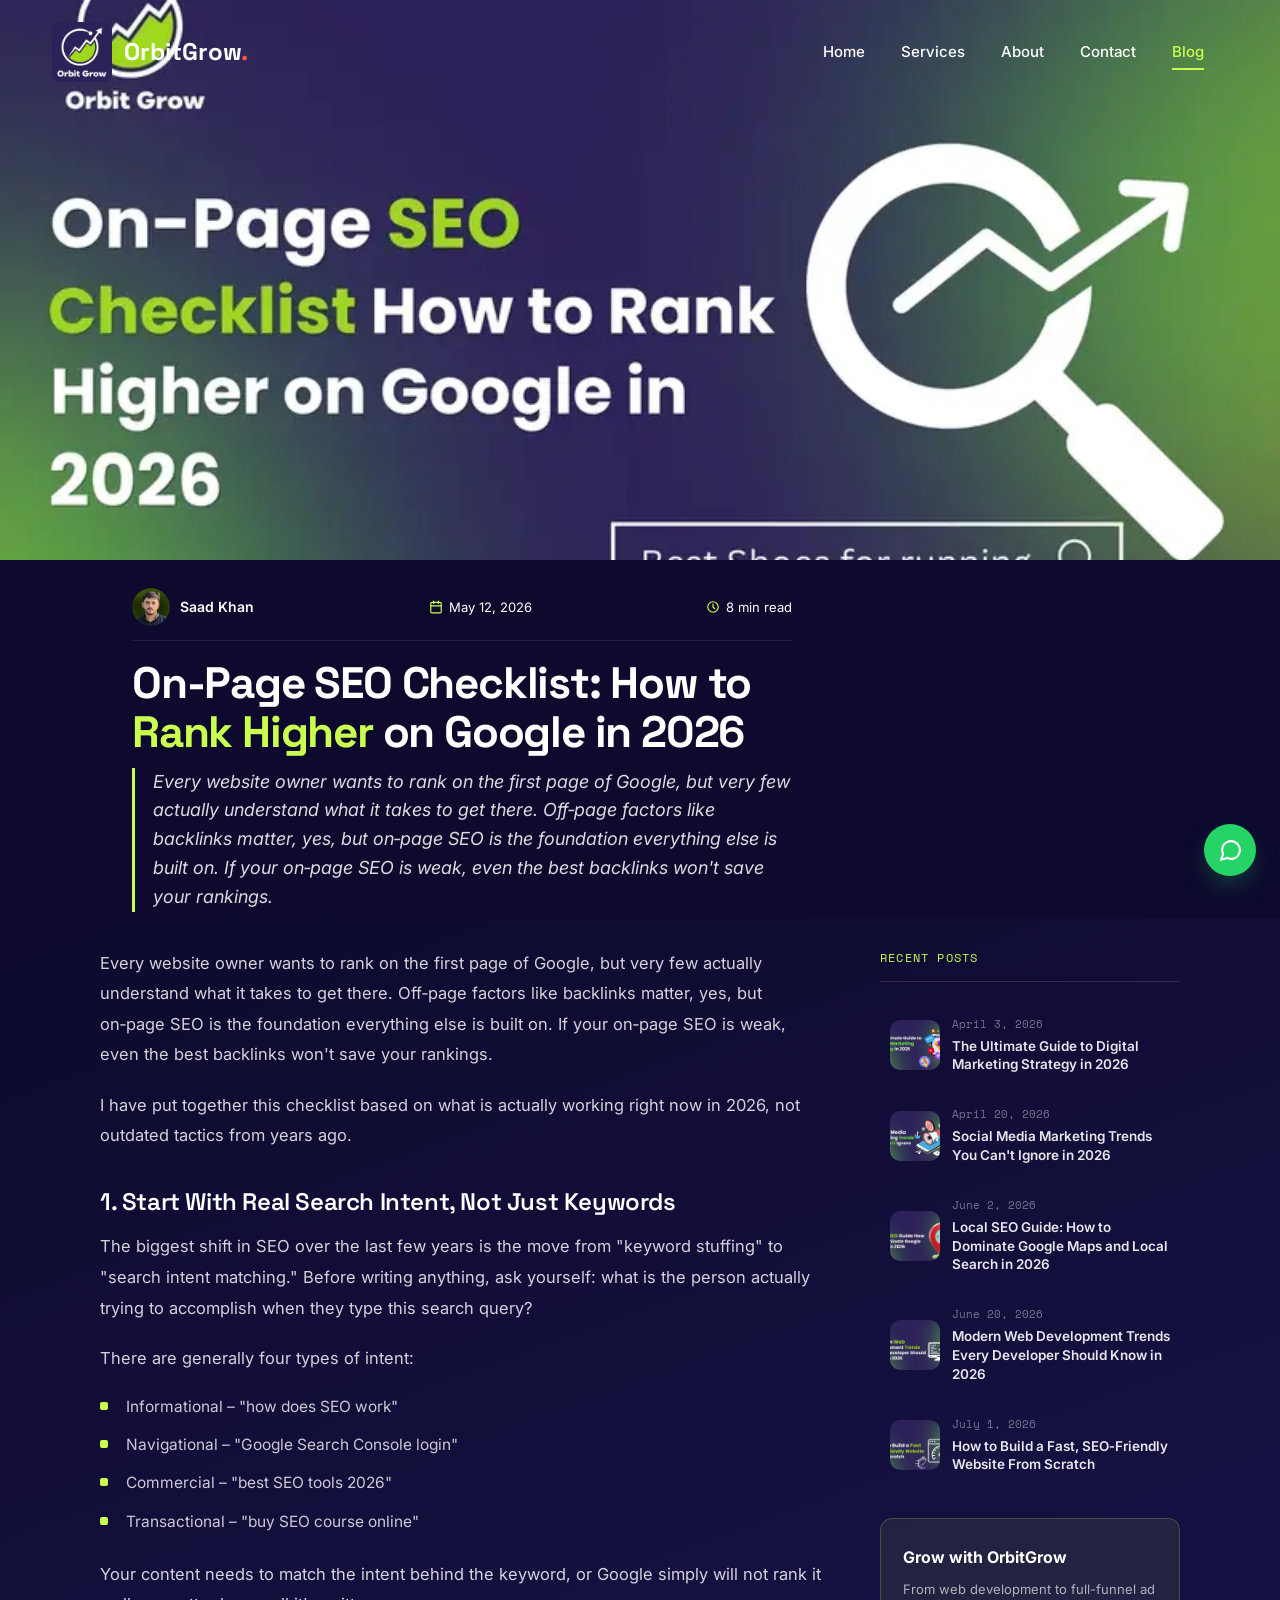
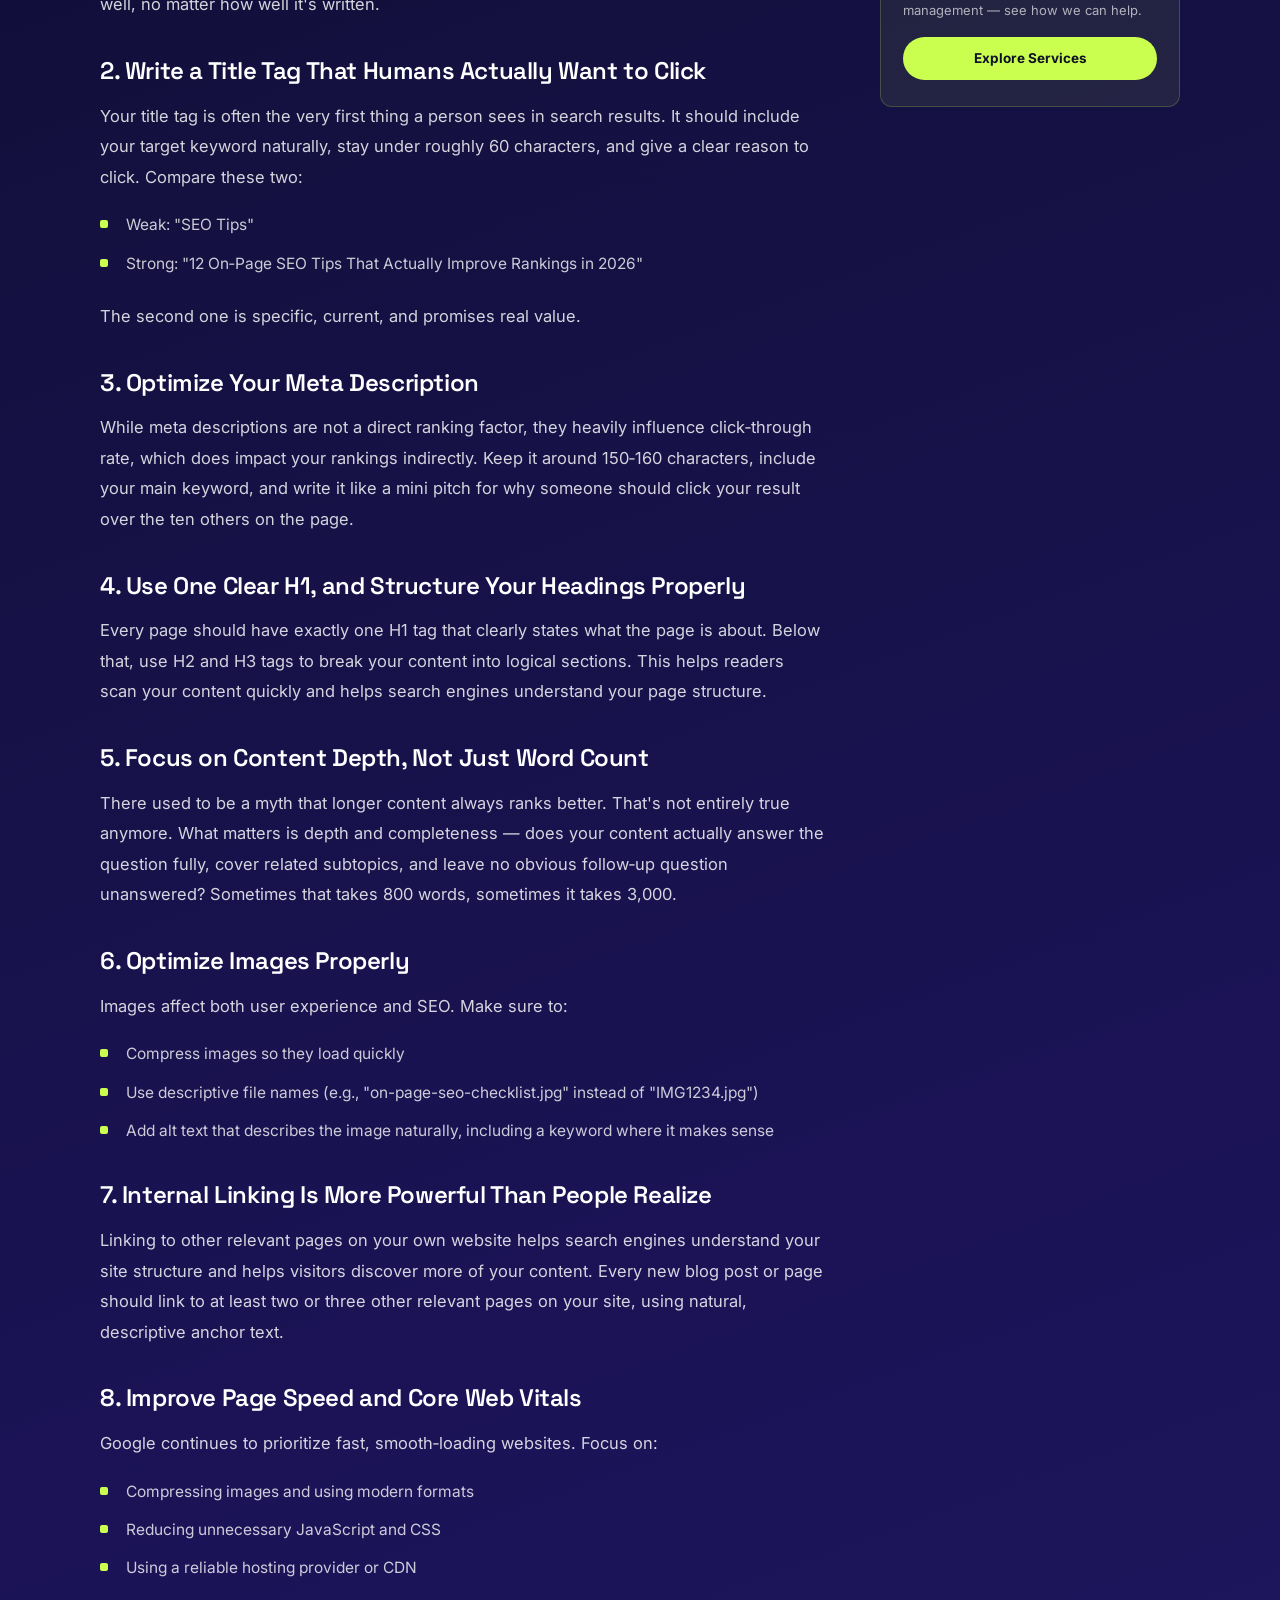
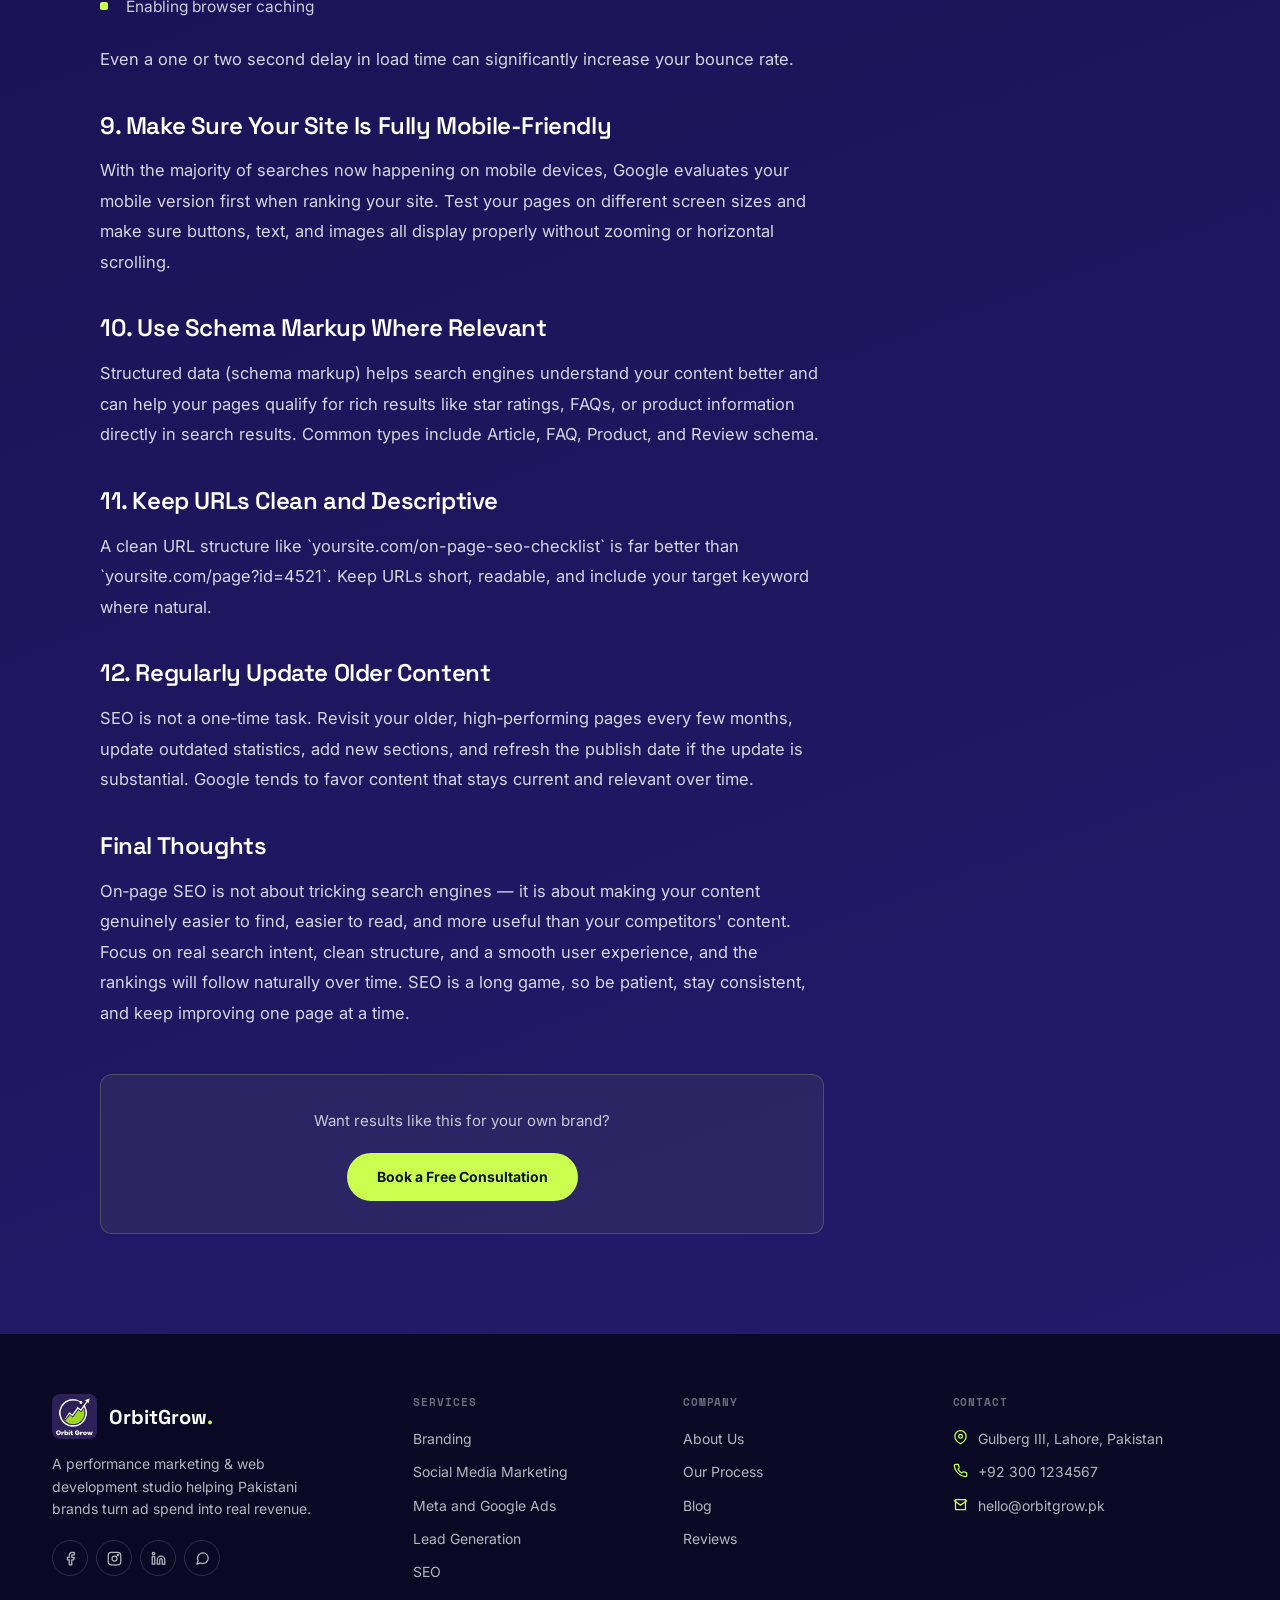
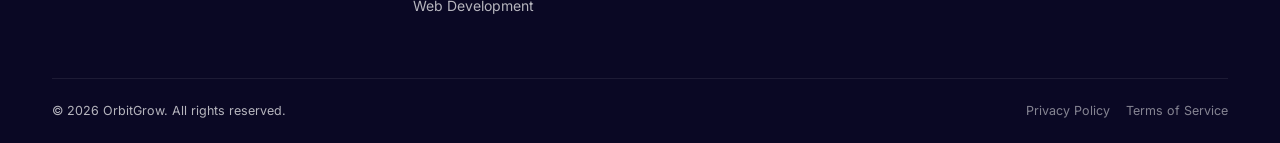
<file: on-page-seo-checklist-2026.html>
<!DOCTYPE html>
<html lang="en">
<head>
    <meta charset="UTF-8" />
    <meta name="viewport" content="width=device-width, initial-scale=1.0" />
    <link rel="preconnect" href="https://fonts.googleapis.com">
    <link rel="preconnect" href="https://fonts.gstatic.com" crossorigin>
    <link rel="preconnect" href="https://picsum.photos">
    <link rel="dns-prefetch" href="https://picsum.photos">
    <title id="pageTitle">On‑Page SEO Checklist: How to Rank Higher on Google in 2026 — OrbitGrow Blog</title>
    <meta name="description" content="Every website owner wants to rank on the first page of Google, but very few actually understand what it takes to get there. Off‑page factors like backlinks matter, yes, but on‑page SEO is the foundation everything else is built on. If your on‑page SEO is weak, even the best backlinks won't save your rankings." />
    <link rel="canonical" href="https://orbitgrow.vercel.app/on-page-seo-checklist-2026" />
    <meta property="og:title" content="On‑Page SEO Checklist: How to Rank Higher on Google in 2026 — OrbitGrow Blog" />
    <meta property="og:description" content="Every website owner wants to rank on the first page of Google, but very few actually understand what it takes to get there. Off‑page factors like backlinks matter, yes, but on‑page SEO is the foundation everything else is built on. If your on‑page SEO is weak, even the best backlinks won't save your rankings." />
    <meta property="og:image" content="images/on-page-seo-checklist-2026.webp" />
    <meta property="og:url" content="https://orbitgrow.vercel.app/on-page-seo-checklist-2026" />
    <meta property="og:type" content="article" />
    <meta name="twitter:card" content="summary_large_image" />
    <script type="application/ld+json">
    {
        "@context": "https://schema.org",
        "@type": "BlogPosting",
        "headline": "On‑Page SEO Checklist: How to Rank Higher on Google in 2026",
        "description": "Every website owner wants to rank on the first page of Google, but very few actually understand what it takes to get there. Off‑page factors like backlinks matter, yes, but on‑page SEO is the foundation everything else is built on. If your on‑page SEO is weak, even the best backlinks won't save your rankings.",
        "image": "images/on-page-seo-checklist-2026.webp",
        "datePublished": "May 12, 2026",
        "author": { "@type": "Person", "name": "Saad Khan" },
        "publisher": { "@type": "Organization", "name": "OrbitGrow" },
        "mainEntityOfPage": "https://orbitgrow.vercel.app/on-page-seo-checklist-2026"
    }
    </script>
    <link href="https://fonts.googleapis.com/css2?family=Space+Grotesk:wght@500;600;700;800&family=Inter:wght@300;400;500;600;700;800;900&family=Space+Mono:wght@400;700&display=swap" rel="stylesheet" media="print" onload="this.media='all'" />
    <noscript><link href="https://fonts.googleapis.com/css2?family=Space+Grotesk:wght@500;600;700;800&family=Inter:wght@300;400;500;600;700;800;900&family=Space+Mono:wght@400;700&display=swap" rel="stylesheet" /></noscript>
    <link rel="stylesheet" href="style.css" />
    <link rel="icon" type="image/png" sizes="32x32" href="images/orbit-grow-favicon.webp" />
    <link rel="icon" type="image/png" sizes="16x16" href="images/orbit-grow-favicon.webp" />
    <link rel="apple-touch-icon" sizes="180x180" href="images/orbit-grow-favicon.webp" />
    <link rel="manifest" href="site.webmanifest" />
    <style>.post-hero{background:#0d0a2e!important;color:#fff!important}.post-body-wrap{background:linear-gradient(160deg,#0d0a2e 0,#14103f 22%,#1b1356 55%,#241a6b 100%)!important;color:rgba(255,255,255,.85)!important}.post-hero .pm-item,.post-hero .pm-name,.post-hero .post-excerpt-lead,.post-hero .post-title{color:#fff!important}.pm-item.date-icon svg,.pm-item.read-time svg{stroke:var(--lime,#C6FF3D)!important}.post-hero .post-excerpt-lead{color:rgba(255,255,255,.85)!important;border-left-color:var(--lime,#c6ff3d)!important}.post-hero .post-meta-row{border-bottom-color:rgba(255,255,255,.08)!important}.post-content h3{color:#fff!important;font-size:24px;margin:38px 0 16px;letter-spacing:-.4px}.post-content p{color:rgba(255,255,255,.82)!important;font-size:16.5px;margin-bottom:20px;line-height:1.85}.post-content ul li{color:rgba(255,255,255,.78)!important;position:relative;padding-left:26px;font-size:15.5px;margin-bottom:12px;line-height:1.7}.post-content ul li::before{background:var(--lime,#c6ff3d)!important;content:'';position:absolute;left:0;top:8px;width:8px;height:8px;border-radius:2px;background:var(--lime,#c6ff3d)}.post-cta{background:rgba(203,255,79,.06)!important;border-color:rgba(203,255,79,.2)!important}.post-cta p{color:rgba(255,255,255,.75)!important}.sidebar-title{color:var(--lime,#c6ff3d)!important;border-bottom-color:rgba(255,255,255,.12)!important}.recent-list .recent-item .recent-title{color:rgba(255,255,255,.9)!important}.recent-list .recent-item .recent-date{color:rgba(255,255,255,.42)!important}.recent-list .recent-item:hover .recent-title{color:var(--lime,#c6ff3d)!important}.recent-list .recent-item{display:flex;gap:12px;padding:14px 10px;border-radius:12px;transition:background .3s;text-decoration:none;color:inherit;align-items:center}.recent-list .recent-item:hover{background:rgba(255,255,255,.05)}.recent-list .recent-item .recent-img{width:50px;height:50px;border-radius:10px;object-fit:cover;flex-shrink:0;background:#2a1f5e}.sidebar-cta{background:rgba(203,255,79,.08)!important;border-color:rgba(203,255,79,.2)!important}.sidebar-cta h5{color:#fff!important}.sidebar-cta p{color:rgba(255,255,255,.65)!important}.breadcrumb,.post-tag{display:none!important}.pm-name a{color:#fff!important;text-decoration:none!important;transition:color .25s}.pm-name a:hover{color:var(--lime,#c6ff3d)!important}.post-content h3:first-child{margin-top:0}.post-content ul{margin:6px 0 24px;list-style:none;padding:0}@media (max-width:980px){.post-body-wrap .wrap{grid-template-columns:1fr!important;gap:40px}.post-hero .hero-grid{grid-template-columns:1fr!important;gap:0!important}}@media (max-width:680px){.post-hero .wrap{padding:0 16px!important}.post-hero .hero-grid{padding-top:18px!important}.post-meta-row{gap:10px;flex-wrap:wrap}#heroImageWrap{max-height:320px}.post-excerpt-lead{max-width:100%!important}.post-body-wrap .wrap{padding:0 16px}}</style>
</head>
<body>


    <!-- ===== HEADER ===== -->
    <header class="site-header" id="siteHeader">
        <div class="wrap nav-wrap">
            <a href="/" class="logo" id="brandLogo">
                <img src="images/orbitgrow-logo.webp" alt="OrbitGrow" width="60" height="60" class="logo-img" />
                <span class="logo-text">OrbitGrow<span class="dot">.</span></span>
            </a>
            <nav class="nav-links" id="navLinks">
                <a href="/">Home</a>
                <a href="/services">Services</a>
                <a href="/about">About</a>
                <a href="/contact">Contact</a>
                <a href="/blog" class="active">Blog</a>
            </nav>
            <div class="nav-right">
                <button class="nav-toggle" id="navToggle" aria-label="Toggle menu"><span></span></button>
            </div>
        </div>
    </header>

    <main>

        <!-- ===== POST HERO ===== -->
        <section class="post-hero" id="postHero" style="position:relative;padding:0;background:#0D0A2E;color:#fff;">

            <div id="heroImageWrap" style="width:100%;max-height:560px;overflow:hidden;background:#0D0A2E;display:flex;align-items:center;justify-content:center;">
                <img id="heroImage" src="images/on-page-seo-checklist-2026.webp" alt="On‑Page SEO Checklist: How to Rank Higher on Google in 2026 featured image" style="width:100%;height:auto;max-height:560px;object-fit:cover;display:block;" />
            </div>

            <div class="wrap" style="max-width:1120px;margin:0 auto;padding:0 20px;">
                <div class="hero-grid" style="display:grid;grid-template-columns:1fr 300px;gap:56px;align-items:start;padding-top:28px;">

                    <div>
                        <div class="post-meta-row" style="display:flex;align-items:center;flex-wrap:wrap;gap:16px;padding-bottom:14px;border-bottom:1px solid rgba(255,255,255,.08);">
                            <div class="pm-author" style="display:flex;align-items:center;gap:10px;flex-shrink:0;">
                                <div class="pm-avatar" id="pmAvatar" style="width:38px;height:38px;border-radius:50%;background:transparent;color:transparent;font-weight:700;font-size:13px;display:flex;align-items:center;justify-content:center;font-family:'Space Grotesk',sans-serif;flex-shrink:0;overflow:hidden;"><img src="images/saad-khan-profile.webp" alt="Saad Khan" style="width:100%;height:100%;border-radius:50%;object-fit:cover;" /></div>
                                <div class="pm-name" id="pmName" style="font-size:14px;font-weight:600;color:#fff;"><a href="https://www.linkedin.com/in/saadkhan-digitalmarketer" target="_blank" rel="noopener noreferrer">Saad Khan</a></div>
                            </div>
                            <div class="pm-item date-icon" style="display:flex;align-items:center;gap:6px;font-size:13px;color:rgba(255,255,255,.6);margin:0 auto;">
                                <svg viewBox="0 0 24 24" fill="none" stroke-width="2" stroke-linecap="round" stroke-linejoin="round" style="width:14px;height:14px;stroke:var(--lime, #C6FF3D);"><rect x="3" y="4" width="18" height="18" rx="2"/><path d="M16 2v4M8 2v4M3 10h18"/></svg>
                                <span id="pmDate">May 12, 2026</span>
                            </div>
                            <div class="pm-item read-time" style="display:flex;align-items:center;gap:6px;font-size:13px;color:rgba(255,255,255,.6);flex-shrink:0;">
                                <svg viewBox="0 0 24 24" fill="none" stroke-width="2" stroke-linecap="round" stroke-linejoin="round" style="width:14px;height:14px;stroke:var(--lime, #C6FF3D);"><circle cx="12" cy="12" r="9"/><path d="M12 7v5l3 3"/></svg>
                                <span id="pmRead">8 min read</span>
                            </div>
                        </div>

                        <h1 class="post-title" id="postTitle" style="font-size:clamp(28px,4.2vw,44px);font-weight:800;letter-spacing:-1.2px;margin:18px 0 10px;color:#fff;">On‑Page SEO Checklist: How to <span style="color:var(--lime, #C6FF3D);">Rank Higher</span> on Google in 2026</h1>

                        <p class="post-excerpt-lead" id="postExcerpt" style="font-size:18px;color:rgba(255,255,255,.85);border-left:3px solid var(--lime, #C6FF3D);padding-left:18px;margin:0 0 6px;font-style:italic;">Every website owner wants to rank on the first page of Google, but very few actually understand what it takes to get there. Off‑page factors like backlinks matter, yes, but on‑page SEO is the foundation everything else is built on. If your on‑page SEO is weak, even the best backlinks won't save your rankings.</p>
                    </div>

                    <div></div>
                </div>
            </div>
        </section>

        <!-- ===== BODY ===== -->
        <section class="post-body-wrap" style="position:relative;z-index:2;padding:30px 0 100px;background:linear-gradient(160deg, #0D0A2E 0%, #14103F 22%, #1B1356 55%, #241A6B 100%);">
            <div class="wrap" style="max-width:1120px;margin:0 auto;display:grid;grid-template-columns:1fr 300px;gap:56px;align-items:start;padding:0 20px;">

                <article class="post-content" style="max-width:100%;">
                    <div id="postContentBody"><p>Every website owner wants to rank on the first page of Google, but very few actually understand what it takes to get there. Off‑page factors like backlinks matter, yes, but on‑page SEO is the foundation everything else is built on. If your on‑page SEO is weak, even the best backlinks won't save your rankings.</p>
<p>I have put together this checklist based on what is actually working right now in 2026, not outdated tactics from years ago.</p>
<h3>1. Start With Real Search Intent, Not Just Keywords</h3>
<p>The biggest shift in SEO over the last few years is the move from "keyword stuffing" to "search intent matching." Before writing anything, ask yourself: what is the person actually trying to accomplish when they type this search query?</p>
<p>There are generally four types of intent:</p>
<ul><li>Informational – "how does SEO work"</li><li>Navigational – "Google Search Console login"</li><li>Commercial – "best SEO tools 2026"</li><li>Transactional – "buy SEO course online"</li></ul>
<p>Your content needs to match the intent behind the keyword, or Google simply will not rank it well, no matter how well it's written.</p>
<h3>2. Write a Title Tag That Humans Actually Want to Click</h3>
<p>Your title tag is often the very first thing a person sees in search results. It should include your target keyword naturally, stay under roughly 60 characters, and give a clear reason to click. Compare these two:</p>
<ul><li>Weak: "SEO Tips"</li><li>Strong: "12 On‑Page SEO Tips That Actually Improve Rankings in 2026"</li></ul>
<p>The second one is specific, current, and promises real value.</p>
<h3>3. Optimize Your Meta Description</h3>
<p>While meta descriptions are not a direct ranking factor, they heavily influence click‑through rate, which does impact your rankings indirectly. Keep it around 150‑160 characters, include your main keyword, and write it like a mini pitch for why someone should click your result over the ten others on the page.</p>
<h3>4. Use One Clear H1, and Structure Your Headings Properly</h3>
<p>Every page should have exactly one H1 tag that clearly states what the page is about. Below that, use H2 and H3 tags to break your content into logical sections. This helps readers scan your content quickly and helps search engines understand your page structure.</p>
<h3>5. Focus on Content Depth, Not Just Word Count</h3>
<p>There used to be a myth that longer content always ranks better. That's not entirely true anymore. What matters is depth and completeness — does your content actually answer the question fully, cover related subtopics, and leave no obvious follow‑up question unanswered? Sometimes that takes 800 words, sometimes it takes 3,000.</p>
<h3>6. Optimize Images Properly</h3>
<p>Images affect both user experience and SEO. Make sure to:</p>
<ul><li>Compress images so they load quickly</li><li>Use descriptive file names (e.g., "on-page-seo-checklist.jpg" instead of "IMG1234.jpg")</li><li>Add alt text that describes the image naturally, including a keyword where it makes sense</li></ul>
<h3>7. Internal Linking Is More Powerful Than People Realize</h3>
<p>Linking to other relevant pages on your own website helps search engines understand your site structure and helps visitors discover more of your content. Every new blog post or page should link to at least two or three other relevant pages on your site, using natural, descriptive anchor text.</p>
<h3>8. Improve Page Speed and Core Web Vitals</h3>
<p>Google continues to prioritize fast, smooth‑loading websites. Focus on:</p>
<ul><li>Compressing images and using modern formats</li><li>Reducing unnecessary JavaScript and CSS</li><li>Using a reliable hosting provider or CDN</li><li>Enabling browser caching</li></ul>
<p>Even a one or two second delay in load time can significantly increase your bounce rate.</p>
<h3>9. Make Sure Your Site Is Fully Mobile‑Friendly</h3>
<p>With the majority of searches now happening on mobile devices, Google evaluates your mobile version first when ranking your site. Test your pages on different screen sizes and make sure buttons, text, and images all display properly without zooming or horizontal scrolling.</p>
<h3>10. Use Schema Markup Where Relevant</h3>
<p>Structured data (schema markup) helps search engines understand your content better and can help your pages qualify for rich results like star ratings, FAQs, or product information directly in search results. Common types include Article, FAQ, Product, and Review schema.</p>
<h3>11. Keep URLs Clean and Descriptive</h3>
<p>A clean URL structure like `yoursite.com/on-page-seo-checklist` is far better than `yoursite.com/page?id=4521`. Keep URLs short, readable, and include your target keyword where natural.</p>
<h3>12. Regularly Update Older Content</h3>
<p>SEO is not a one‑time task. Revisit your older, high‑performing pages every few months, update outdated statistics, add new sections, and refresh the publish date if the update is substantial. Google tends to favor content that stays current and relevant over time.</p>
<h3>Final Thoughts</h3>
<p>On‑page SEO is not about tricking search engines — it is about making your content genuinely easier to find, easier to read, and more useful than your competitors' content. Focus on real search intent, clean structure, and a smooth user experience, and the rankings will follow naturally over time. SEO is a long game, so be patient, stay consistent, and keep improving one page at a time.</p></div>
                    <div class="post-cta" style="margin-top:46px;padding:32px;background:rgba(203,255,79,.06);border:1px solid rgba(203,255,79,.2);border-radius:12px;text-align:center;">
                        <p style="color:rgba(255,255,255,.75);margin-bottom:18px;font-size:15px;">Want results like this for your own brand?</p>
                        <a href="/contact" style="display:inline-flex;align-items:center;gap:8px;background:var(--lime, #C6FF3D);color:var(--ink, #14171A);font-weight:700;font-size:14px;padding:13px 30px;border-radius:100px;transition:transform .3s ease;text-decoration:none;">Book a Free Consultation</a>
                    </div>
                </article>

                <aside>
                    <div class="sidebar-title" style="font-family:'Space Mono',monospace;font-size:12px;letter-spacing:.1em;text-transform:uppercase;color:var(--lime, #C6FF3D);margin-bottom:20px;padding-bottom:14px;border-bottom:1px solid rgba(255,255,255,.12);">Recent Posts</div>
                    <div class="recent-list" id="recentList" style="display:flex;flex-direction:column;gap:4px;"><a href="/digital-marketing-strategy-guide-2026" class="recent-item">
                                    <img class="recent-img" src="images/ultimate-guide-digital-marketing-strategy-2026.webp" alt="The Ultimate Guide to Digital Marketing Strategy in 2026" loading="lazy" />
                                    <div>
                                        <span class="recent-date">April 3, 2026</span>
                                        <div class="recent-title">The Ultimate Guide to Digital Marketing Strategy in 2026</div>
                                    </div>
                                </a>
<a href="/social-media-marketing-trends-2026" class="recent-item">
                                    <img class="recent-img" src="images/social-media-marketing-trends-2026.webp" alt="Social Media Marketing Trends You Can't Ignore in 2026" loading="lazy" />
                                    <div>
                                        <span class="recent-date">April 20, 2026</span>
                                        <div class="recent-title">Social Media Marketing Trends You Can't Ignore in 2026</div>
                                    </div>
                                </a>
<a href="/local-seo-guide-2026" class="recent-item">
                                    <img class="recent-img" src="images/local-seo-guide-google-maps-2026.webp" alt="Local SEO Guide: How to Dominate Google Maps and Local Search in 2026" loading="lazy" />
                                    <div>
                                        <span class="recent-date">June 2, 2026</span>
                                        <div class="recent-title">Local SEO Guide: How to Dominate Google Maps and Local Search in 2026</div>
                                    </div>
                                </a>
<a href="/modern-web-development-trends-2026" class="recent-item">
                                    <img class="recent-img" src="images/modern-web-development-trends-2026.webp" alt="Modern Web Development Trends Every Developer Should Know in 2026" loading="lazy" />
                                    <div>
                                        <span class="recent-date">June 20, 2026</span>
                                        <div class="recent-title">Modern Web Development Trends Every Developer Should Know in 2026</div>
                                    </div>
                                </a>
<a href="/build-fast-seo-friendly-website" class="recent-item">
                                    <img class="recent-img" src="images/how-to-build-a-fast-seo-friendly-website.webp" alt="How to Build a Fast, SEO‑Friendly Website From Scratch" loading="lazy" />
                                    <div>
                                        <span class="recent-date">July 1, 2026</span>
                                        <div class="recent-title">How to Build a Fast, SEO‑Friendly Website From Scratch</div>
                                    </div>
                                </a></div>
                    <div class="sidebar-cta" style="margin-top:30px;padding:26px 22px;background:rgba(203,255,79,.08);border:1px solid rgba(203,255,79,.2);border-radius:12px;">
                        <h5 style="font-size:16px;color:#fff;margin-bottom:8px;">Grow with OrbitGrow</h5>
                        <p style="font-size:13px;color:rgba(255,255,255,.65);margin-bottom:16px;line-height:1.6;">From web development to full-funnel ad management — see how we can help.</p>
                        <a href="/services" style="display:block;text-align:center;background:var(--lime, #C6FF3D);color:var(--ink, #14171A);font-weight:700;font-size:13.5px;padding:11px;border-radius:100px;text-decoration:none;">Explore Services</a>
                    </div>
                </aside>

            </div>
        </section>
    </main>

    <!-- ===== FOOTER ===== -->
    <footer class="site-footer" id="contact" style="background:#0A0824;color:rgba(255,255,255,.7);padding:60px 0 0;position:relative;z-index:2;">
        <div class="wrap">
            <div class="footer-grid" style="display:grid;grid-template-columns:1.4fr 1fr 1fr 1.2fr;gap:40px;padding-bottom:50px;">
                <div class="f-brand">
                    <a href="/" class="logo footer-logo" style="display:flex;align-items:center;gap:12px;font-family:'Space Grotesk',sans-serif;font-weight:700;font-size:24px;flex-shrink:0;color:currentColor;text-decoration:none;color:#fff;margin-bottom:14px;">
                        <img src="images/orbitgrow-logo.webp" alt="OrbitGrow" width="60" height="60" class="logo-img" style="height:45px;width:auto;display:block;border-radius:8px;background:transparent !important;box-shadow:none !important;border:none !important;" />
                        <span class="logo-text" style="font-size:20px;color:#fff;display:inline-block;white-space:nowrap;">OrbitGrow<span class="dot" style="color:var(--lime, #C6FF3D);">.</span></span>
                    </a>
                    <p style="font-size:14px;max-width:280px;margin-bottom:20px;">A performance marketing &amp; web development studio helping Pakistani brands turn ad spend into real revenue.</p>
                    <div class="f-social" style="display:flex;gap:8px;">
                        <a href="#" aria-label="Facebook" style="width:36px;height:36px;border-radius:50%;border:1px solid rgba(255,255,255,.15);display:flex;align-items:center;justify-content:center;transition:background .3s,border-color .3s;"><svg viewBox="0 0 24 24" fill="none" stroke-width="2" stroke-linecap="round" stroke-linejoin="round" style="width:15px;height:15px;stroke:rgba(255,255,255,.7);"><path d="M18 2h-3a5 5 0 0 0-5 5v3H7v4h3v8h4v-8h3l1-4h-4V7a1 1 0 0 1 1-1h3z"/></svg></a>
                        <a href="#" aria-label="Instagram" style="width:36px;height:36px;border-radius:50%;border:1px solid rgba(255,255,255,.15);display:flex;align-items:center;justify-content:center;transition:background .3s,border-color .3s;"><svg viewBox="0 0 24 24" fill="none" stroke-width="2" stroke-linecap="round" stroke-linejoin="round" style="width:15px;height:15px;stroke:rgba(255,255,255,.7);"><rect x="2" y="2" width="20" height="20" rx="5"/><circle cx="12" cy="12" r="4"/><circle cx="17.5" cy="6.5" r="1"/></svg></a>
                        <a href="#" aria-label="LinkedIn" style="width:36px;height:36px;border-radius:50%;border:1px solid rgba(255,255,255,.15);display:flex;align-items:center;justify-content:center;transition:background .3s,border-color .3s;"><svg viewBox="0 0 24 24" fill="none" stroke-width="2" stroke-linecap="round" stroke-linejoin="round" style="width:15px;height:15px;stroke:rgba(255,255,255,.7);"><path d="M16 8a6 6 0 0 1 6 6v7h-4v-7a2 2 0 0 0-2-2 2 2 0 0 0-2 2v7h-4v-7a6 6 0 0 1 6-6z"/><rect x="2" y="9" width="4" height="12"/><circle cx="4" cy="4" r="2"/></svg></a>
                        <a href="#" aria-label="WhatsApp" style="width:36px;height:36px;border-radius:50%;border:1px solid rgba(255,255,255,.15);display:flex;align-items:center;justify-content:center;transition:background .3s,border-color .3s;"><svg viewBox="0 0 24 24" fill="none" stroke-width="2" stroke-linecap="round" stroke-linejoin="round" style="width:15px;height:15px;stroke:rgba(255,255,255,.7);"><path d="M21 11.5a8.38 8.38 0 0 1-.9 3.8 8.5 8.5 0 0 1-7.6 4.7 8.38 8.38 0 0 1-3.8-.9L3 21l1.9-5.7a8.38 8.38 0 0 1-.9-3.8 8.5 8.5 0 0 1 4.7-7.6 8.38 8.38 0 0 1 3.8-.9h.5a8.48 8.48 0 0 1 8 8v.5z"/></svg></a>
                    </div>
                </div>
                <div class="f-col"><h5 style="font-family:'Space Mono',monospace;font-size:11px;letter-spacing:.08em;text-transform:uppercase;color:rgba(255,255,255,.4);margin-bottom:16px;">Services</h5><ul style="list-style:none;padding:0;"><li style="margin-bottom:11px;font-size:14px;"><a href="/services#services-grid" style="color:inherit;text-decoration:none;">Branding</a></li><li style="margin-bottom:11px;font-size:14px;"><a href="/services#services-grid" style="color:inherit;text-decoration:none;">Social Media Marketing</a></li><li style="margin-bottom:11px;font-size:14px;"><a href="/services#services-grid" style="color:inherit;text-decoration:none;">Meta and Google Ads</a></li><li style="margin-bottom:11px;font-size:14px;"><a href="/services#services-grid" style="color:inherit;text-decoration:none;">Lead Generation</a></li><li style="margin-bottom:11px;font-size:14px;"><a href="/services#services-grid" style="color:inherit;text-decoration:none;">SEO</a></li><li style="margin-bottom:11px;font-size:14px;"><a href="/services#services-grid" style="color:inherit;text-decoration:none;">Web Development</a></li></ul></div>
                <div class="f-col"><h5 style="font-family:'Space Mono',monospace;font-size:11px;letter-spacing:.08em;text-transform:uppercase;color:rgba(255,255,255,.4);margin-bottom:16px;">Company</h5><ul style="list-style:none;padding:0;"><li style="margin-bottom:11px;font-size:14px;"><a href="/about" style="color:inherit;text-decoration:none;">About Us</a></li><li style="margin-bottom:11px;font-size:14px;"><a href="/services#process" style="color:inherit;text-decoration:none;">Our Process</a></li><li style="margin-bottom:11px;font-size:14px;"><a href="/blog" style="color:inherit;text-decoration:none;">Blog</a></li><li style="margin-bottom:11px;font-size:14px;"><a href="/#reviews" style="color:inherit;text-decoration:none;">Reviews</a></li></ul></div>
                <div class="f-col"><h5 style="font-family:'Space Mono',monospace;font-size:11px;letter-spacing:.08em;text-transform:uppercase;color:rgba(255,255,255,.4);margin-bottom:16px;">Contact</h5><ul class="f-contact" style="list-style:none;padding:0;"><li style="font-size:14px;margin-bottom:11px;display:flex;gap:10px;align-items:flex-start;"><svg viewBox="0 0 24 24" fill="none" stroke-width="2" stroke-linecap="round" stroke-linejoin="round" style="width:15px;height:15px;stroke:var(--lime, #C6FF3D);flex-shrink:0;margin-top:2px;"><path d="M21 10c0 7-9 12-9 12s-9-5-9-12a9 9 0 1 1 18 0z"/><circle cx="12" cy="10" r="3"/></svg>Gulberg III, Lahore, Pakistan</li><li style="font-size:14px;margin-bottom:11px;display:flex;gap:10px;align-items:flex-start;"><svg viewBox="0 0 24 24" fill="none" stroke-width="2" stroke-linecap="round" stroke-linejoin="round" style="width:15px;height:15px;stroke:var(--lime, #C6FF3D);flex-shrink:0;margin-top:2px;"><path d="M22 16.92v3a2 2 0 0 1-2.18 2 19.79 19.79 0 0 1-8.63-3.07 19.5 19.5 0 0 1-6-6 19.79 19.79 0 0 1-3.07-8.67A2 2 0 0 1 4.11 2h3a2 2 0 0 1 2 1.72c.13.96.36 1.9.68 2.81a2 2 0 0 1-.45 2.11L8.09 9.91a16 16 0 0 0 6 6l1.27-1.27a2 2 0 0 1 2.11-.45c.91.32 1.85.55 2.81.68A2 2 0 0 1 22 16.92z"/></svg>+92 300 1234567</li><li style="font-size:14px;margin-bottom:11px;display:flex;gap:10px;align-items:flex-start;"><svg viewBox="0 0 24 24" fill="none" stroke-width="2" stroke-linecap="round" stroke-linejoin="round" style="width:15px;height:15px;stroke:var(--lime, #C6FF3D);flex-shrink:0;margin-top:2px;"><path d="M4 4h16v16H4z"/><path d="M22 6l-10 7L2 6"/></svg>hello@orbitgrow.pk</li></ul></div>
            </div>
            <div class="footer-bottom" style="border-top:1px solid rgba(255,255,255,.08);padding:22px 0;display:flex;justify-content:space-between;align-items:center;flex-wrap:wrap;gap:10px;font-size:12.5px;"><span>&copy; <span id="year"></span> OrbitGrow. All rights reserved.</span><div><a href="#" style="margin-left:16px;color:rgba(255,255,255,.5);text-decoration:none;">Privacy Policy</a><a href="#" style="margin-left:16px;color:rgba(255,255,255,.5);text-decoration:none;">Terms of Service</a></div></div>
        </div>
    </footer>

    <!-- ===== FAB ===== -->
    <a href="#" class="fab-whatsapp" aria-label="Chat on WhatsApp" style="position:fixed;bottom:24px;right:24px;z-index:200;width:52px;height:52px;border-radius:50%;background:#25D366;display:flex;align-items:center;justify-content:center;box-shadow:0 12px 28px -10px rgba(37,211,102,.5);transition:transform .3s ease;animation:fabPulse 2.4s infinite;">
        <svg viewBox="0 0 24 24" fill="none" stroke-width="2" stroke-linecap="round" stroke-linejoin="round" style="width:25px;height:25px;stroke:#fff;"><path d="M21 11.5a8.38 8.38 0 0 1-.9 3.8 8.5 8.5 0 0 1-7.6 4.7 8.38 8.38 0 0 1-3.8-.9L3 21l1.9-5.7a8.38 8.38 0 0 1-.9-3.8 8.5 8.5 0 0 1 4.7-7.6 8.38 8.38 0 0 1 3.8-.9h.5a8.48 8.48 0 0 1 8 8v.5z"/></svg>
    </a>

    <style>@keyframes fabPulse{0%,100%{box-shadow:0 12px 28px -10px rgba(37,211,102,.5)}50%{box-shadow:0 12px 28px -6px rgba(37,211,102,.75)}}</style>

    <!-- ===== SCRIPTS ===== -->
    <script>const header=document.getElementById("siteHeader");window.addEventListener("scroll",()=>{header.classList.toggle("scrolled",window.scrollY>30)});const navToggle=document.getElementById("navToggle"),navLinks=document.getElementById("navLinks");navToggle&&navLinks&&(navToggle.addEventListener("click",()=>{navToggle.classList.toggle("open"),navLinks.classList.toggle("open")}),navLinks.querySelectorAll("a").forEach(e=>e.addEventListener("click",()=>{navToggle.classList.remove("open"),navLinks.classList.remove("open")}))),document.getElementById("year").textContent=(new Date).getFullYear();</script>

</body>
</html>
</file>
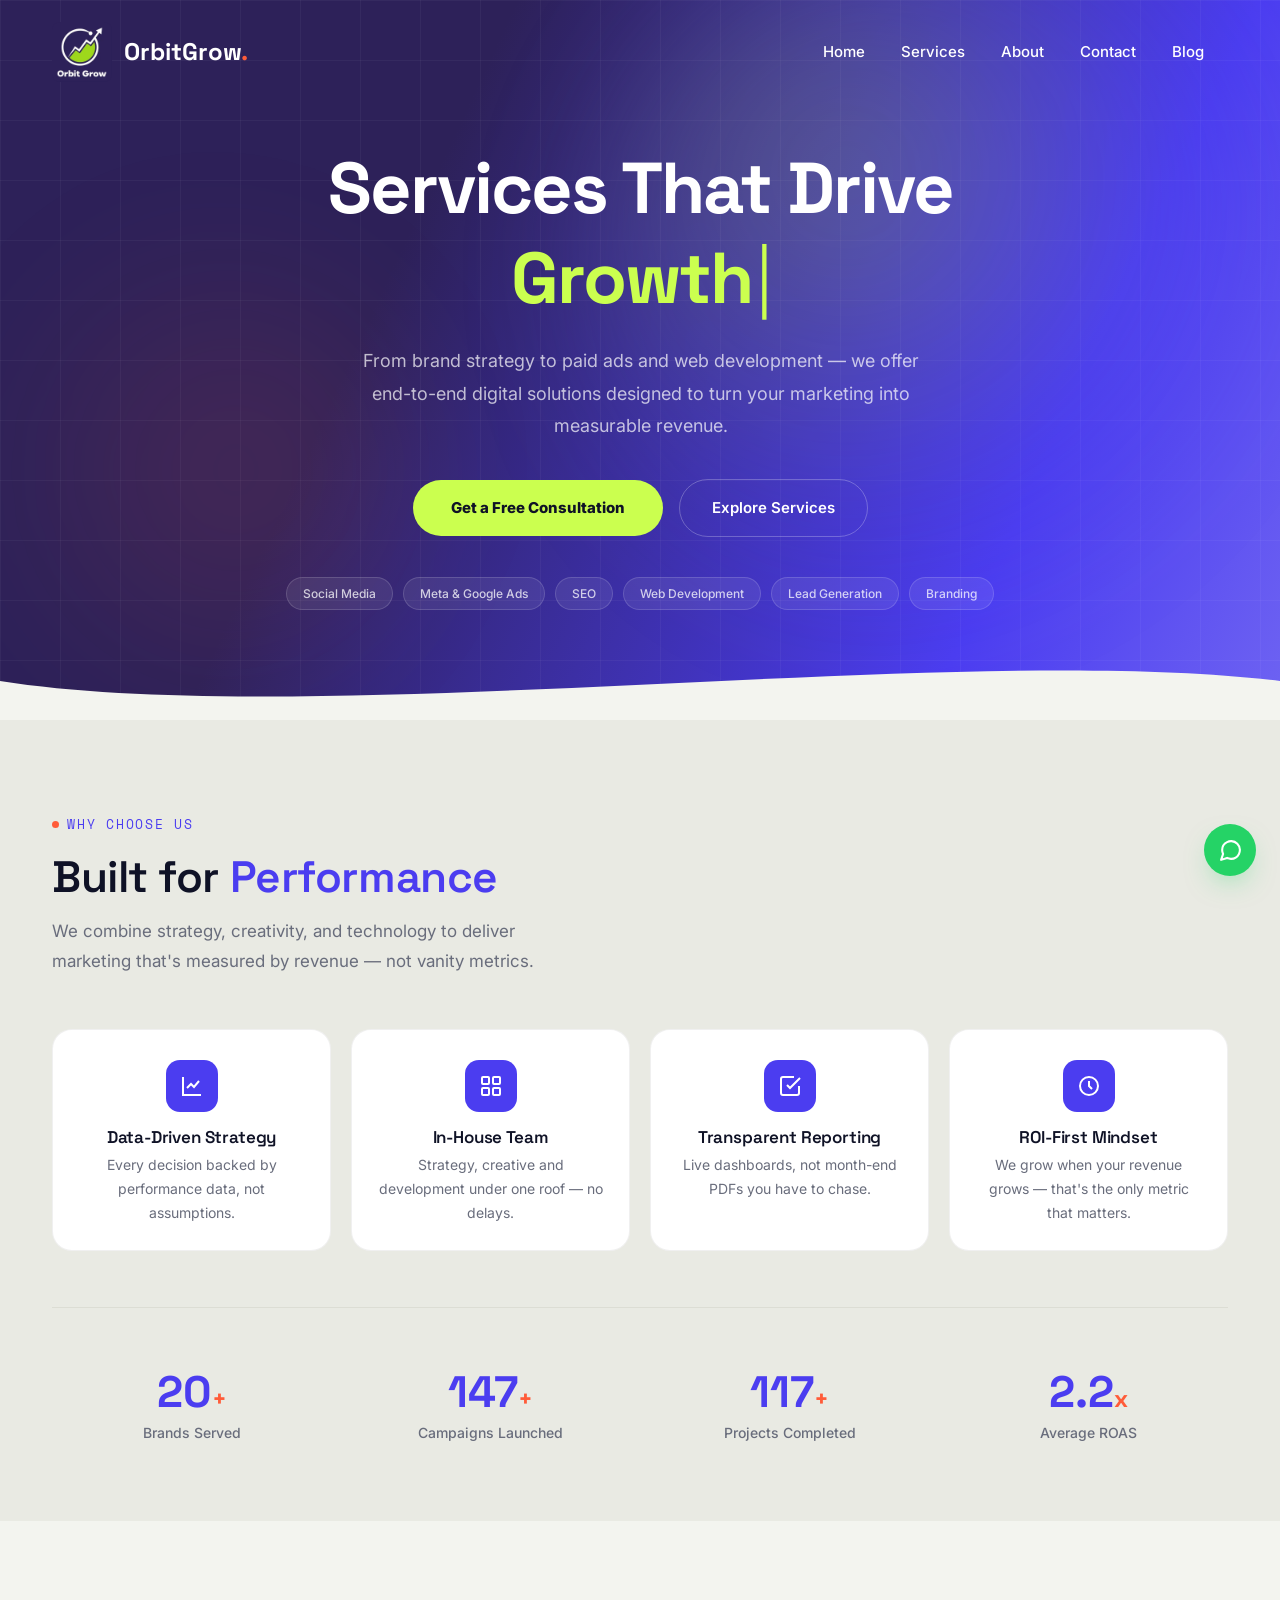
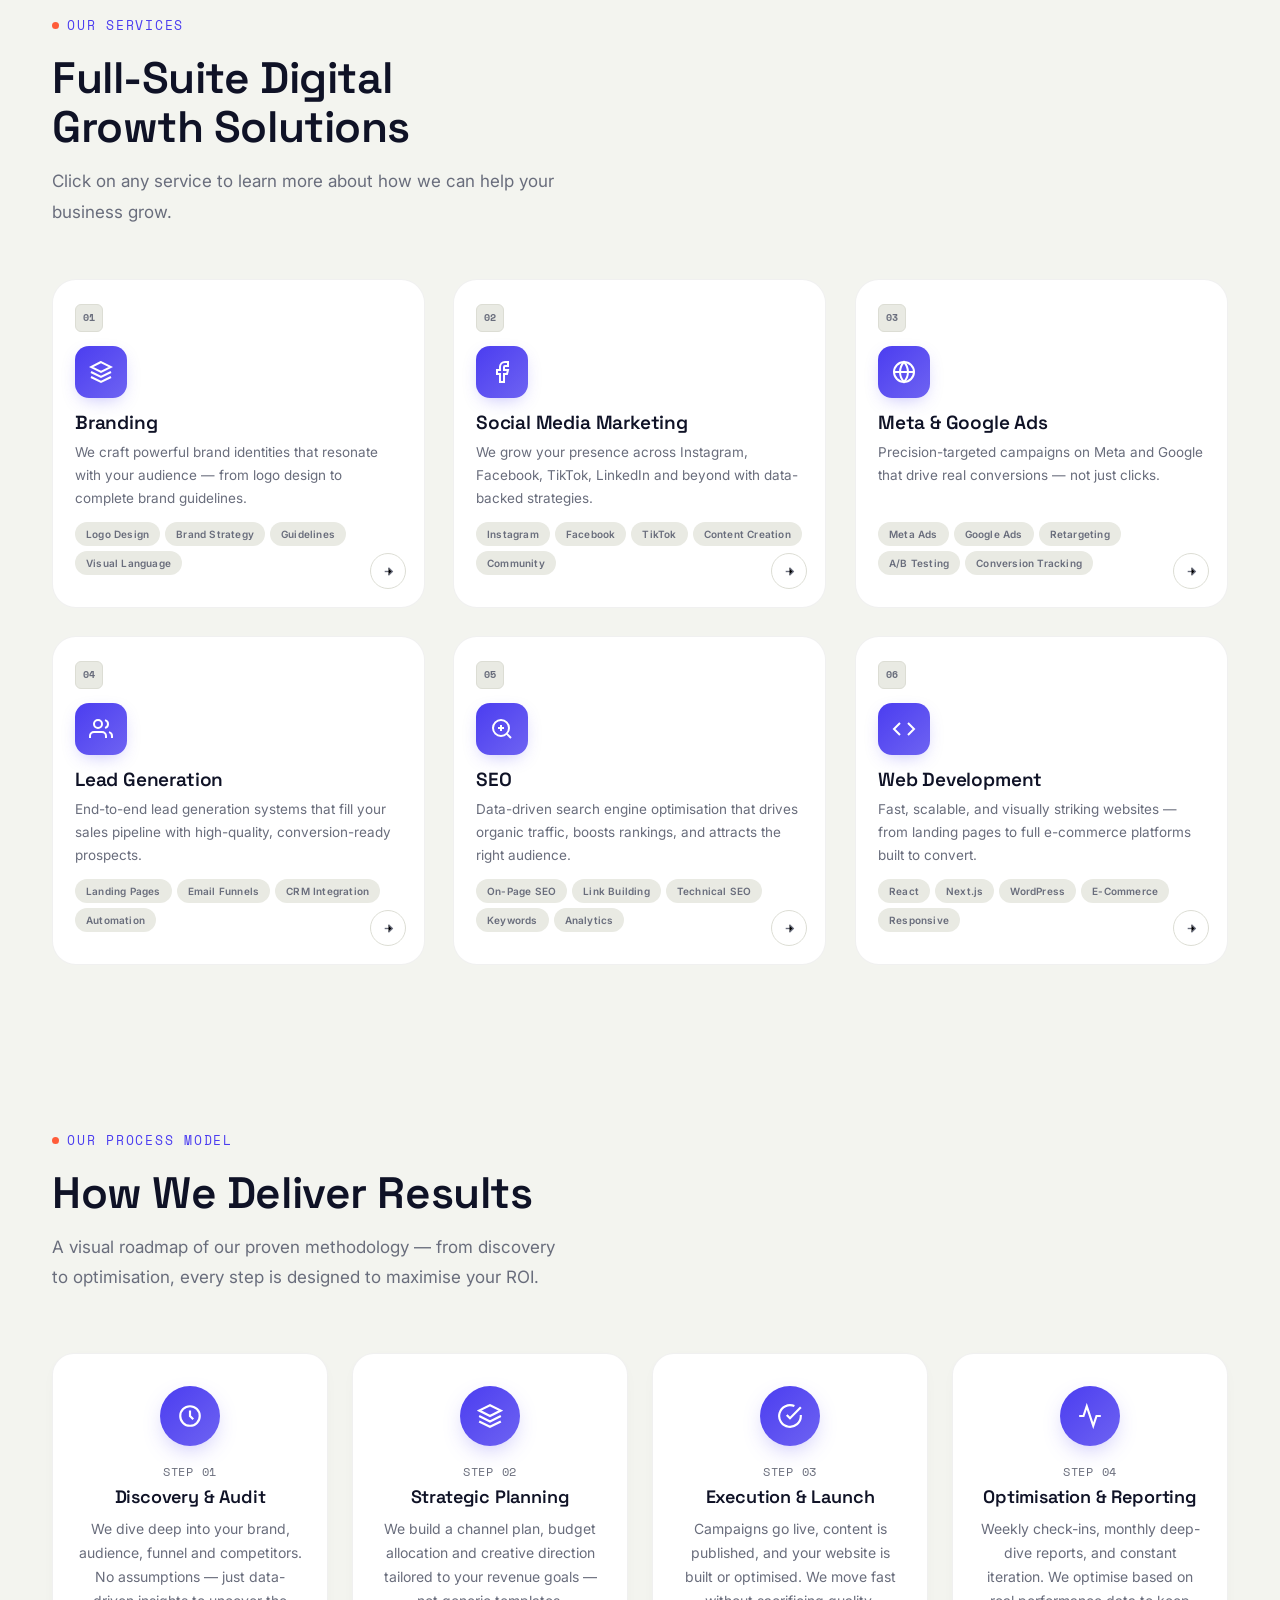
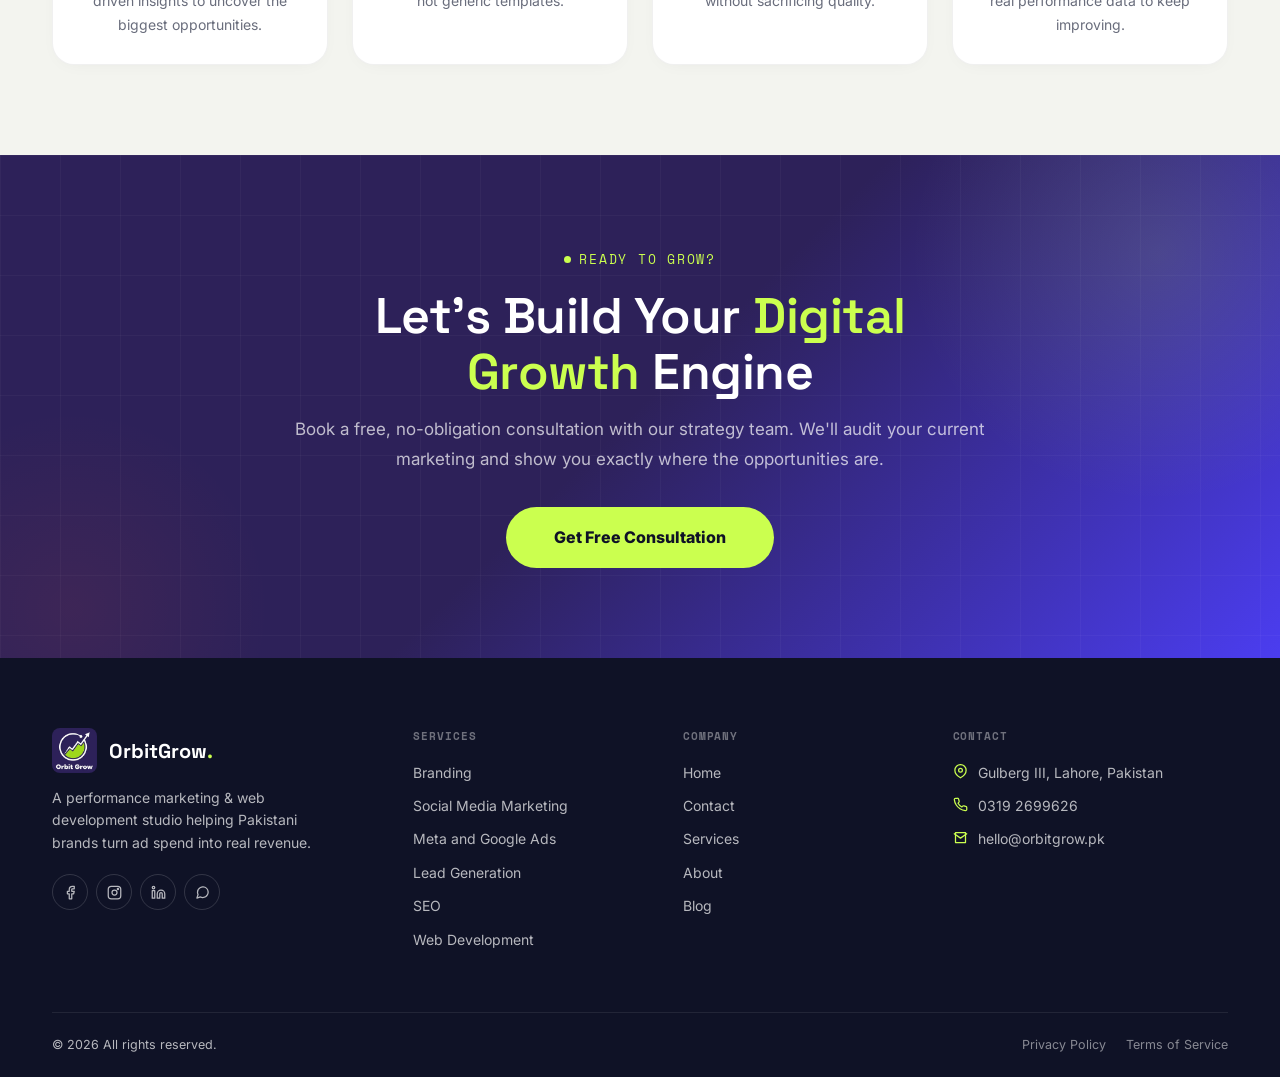
<file: services.html>
<!DOCTYPE html>
<html lang="en">
<head>
    <meta charset="UTF-8" />
    <meta name="viewport" content="width=device-width, initial-scale=1.0" />
    <link rel="preconnect" href="https://fonts.googleapis.com">
    <link rel="preconnect" href="https://fonts.gstatic.com" crossorigin>
    <link rel="preload" as="image" href="images/orbitgrow-logo.webp" fetchpriority="high" />
    <title>Our Services — Branding, Ads, SEO, Web Dev | OrbitGrow Lahore</title>
    <meta name="description" content="Explore OrbitGrow's full suite of digital services: Branding, Social Media Marketing, Meta &amp; Google Ads, Lead Generation, SEO &amp; Web Development. Book a free consultation." />
    <link rel="canonical" href="https://orbitgrow.vercel.app/services" />
    <link rel="icon" type="image/png" sizes="32x32" href="images/orbit-grow-favicon.webp" />
    <link rel="icon" type="image/png" sizes="16x16" href="images/orbit-grow-favicon.webp" />
    <link rel="apple-touch-icon" sizes="180x180" href="images/orbit-grow-favicon.webp" />
    <link rel="manifest" href="site.webmanifest" />

    <!-- Open Graph -->
    <meta property="og:title" content="Digital Marketing Services — OrbitGrow Lahore" />
    <meta property="og:description" content="From branding to paid ads and web development — we offer end-to-end digital solutions that drive revenue." />
    <meta property="og:image" content="https://orbitgrow.vercel.app/images/OrbitGrow%20logo.png" />
    <meta property="og:url" content="https://orbitgrow.vercel.app/services" />
    <meta property="og:type" content="website" />
    <meta name="twitter:card" content="summary_large_image" />

    <!-- JSON-LD Service -->
    <script type="application/ld+json">
    {
        "@context": "https://schema.org",
        "@type": "Service",
        "serviceType": "Digital Marketing",
        "provider": {
            "@type": "LocalBusiness",
            "name": "OrbitGrow",
            "url": "https://orbitgrow.vercel.app/"
        },
        "description": "Full-service digital marketing agency offering Branding, Social Media, Meta & Google Ads, Lead Generation, SEO and Web Development.",
        "offers": {
            "@type": "Offer",
            "price": "0",
            "priceCurrency": "PKR",
            "description": "Free consultation for all services"
        }
    }
    </script>

    <link href="https://fonts.googleapis.com/css2?family=Space+Grotesk:wght@500;600;700&family=Inter:wght@300;400;500;600;700;800;900&family=Space+Mono:wght@400;700&display=swap" rel="stylesheet" media="print" onload="this.media='all'" />
    <noscript><link href="https://fonts.googleapis.com/css2?family=Space+Grotesk:wght@500;600;700&family=Inter:wght@300;400;500;600;700;800;900&family=Space+Mono:wght@400;700&display=swap" rel="stylesheet" /></noscript>
    <link rel="stylesheet" href="style.css" />
</head>
<body>

    <!-- ===== HEADER ===== -->
    <header class="site-header" id="siteHeader">
        <div class="wrap nav-wrap">
            <a href="/" class="logo" id="brandLogo">
                <img src="images/orbitgrow-logo.webp" alt="OrbitGrow" width="60" height="60" class="logo-img" />
                <span class="logo-text">OrbitGrow<span class="dot">.</span></span>
            </a>
            <nav class="nav-links" id="navLinks">
                <a href="/">Home</a>
                <a href="/services" class="active">Services</a>
                <a href="/about">About</a>
                <a href="/contact">Contact</a>
                <a href="/blog">Blog</a>
            </nav>
            <div class="nav-right">
                <button class="nav-toggle" id="navToggle" aria-label="Toggle menu"><span></span></button>
            </div>
        </div>
    </header>

    <main id="mainContent">

        <!-- ===== SERVICES HERO ===== -->
        <section class="services-hero" id="hero">
            <div class="hero-glow"></div>
            <div class="hero-glow-left"></div>
            <div class="services-hero-content" data-animate="bottom">
                <h1>
                    <span class="heading-row">Services That Drive</span>
                    <span class="typing-wrapper">
                        <span class="typing-text" id="typingTextServices"></span>
                        <span class="cursor-blink" id="cursorBlinkServices">|</span>
                    </span>
                </h1>
                <p class="sub">From brand strategy to paid ads and web development — we offer end-to-end digital solutions designed to turn your marketing into measurable revenue.</p>
                <div class="btn-group">
                    <a href="/contact" class="btn-primary">Get a Free Consultation</a>
                    <a href="#services-grid" class="btn-outline">Explore Services</a>
                </div>
            </div>
            <div class="hero-pills-row" data-animate="top">
                <span class="hero-pill">Social Media</span>
                <span class="hero-pill">Meta & Google Ads</span>
                <span class="hero-pill">SEO</span>
                <span class="hero-pill">Web Development</span>
                <span class="hero-pill">Lead Generation</span>
                <span class="hero-pill">Branding</span>
            </div>
            <div class="wave">
                <svg viewBox="0 0 1440 80" preserveAspectRatio="none"><path d="M0,40 C360,90 1080,0 1440,40 L1440,80 L0,80 Z" fill="#F3F4EF"/></svg>
            </div>
        </section>

        <!-- ===== WHY CHOOSE US ===== -->
        <section class="why-section" id="why" data-animate="left">
            <div class="wrap">
                <div class="section-head" data-animate="top">
                    <span class="eyebrow">Why Choose Us</span>
                    <h2 class="h-lg">Built for <span style="color:var(--violet);">Performance</span></h2>
                    <p>We combine strategy, creativity, and technology to deliver marketing that's measured by revenue — not vanity metrics.</p>
                </div>

                <div class="why-grid-2 stagger-children" id="whyGrid">
                    <div class="why-item-2" data-animate="left">
                        <div class="w-icon-2"><svg viewBox="0 0 24 24"><path d="M3 3v18h18M7 14l4-4 3 3 5-6"/></svg></div>
                        <h4>Data-Driven Strategy</h4>
                        <p>Every decision backed by performance data, not assumptions.</p>
                    </div>
                    <div class="why-item-2" data-animate="right">
                        <div class="w-icon-2"><svg viewBox="0 0 24 24"><rect x="3" y="3" width="7" height="7" rx="1"/><rect x="14" y="3" width="7" height="7" rx="1"/><rect x="3" y="14" width="7" height="7" rx="1"/><rect x="14" y="14" width="7" height="7" rx="1"/></svg></div>
                        <h4>In-House Team</h4>
                        <p>Strategy, creative and development under one roof — no delays.</p>
                    </div>
                    <div class="why-item-2" data-animate="bottom">
                        <div class="w-icon-2"><svg viewBox="0 0 24 24"><path d="M9 11l3 3L22 4"/><path d="M21 12v7a2 2 0 0 1-2 2H5a2 2 0 0 1-2-2V5a2 2 0 0 1 2-2h11"/></svg></div>
                        <h4>Transparent Reporting</h4>
                        <p>Live dashboards, not month-end PDFs you have to chase.</p>
                    </div>
                    <div class="why-item-2" data-animate="left">
                        <div class="w-icon-2"><svg viewBox="0 0 24 24"><circle cx="12" cy="12" r="9"/><path d="M12 7v5l3 3"/></svg></div>
                        <h4>ROI-First Mindset</h4>
                        <p>We grow when your revenue grows — that's the only metric that matters.</p>
                    </div>
                </div>

                <!-- COUNTERS -->
                <div class="why-counters">
                    <div class="counter-item" data-animate="bottom">
                        <div class="counter-number"><span class="num" data-count="20">0</span><span class="suffix">+</span></div>
                        <div class="counter-label">Brands Served</div>
                    </div>
                    <div class="counter-item" data-animate="bottom">
                        <div class="counter-number"><span class="num" data-count="150">0</span><span class="suffix">+</span></div>
                        <div class="counter-label">Campaigns Launched</div>
                    </div>
                    <div class="counter-item" data-animate="bottom">
                        <div class="counter-number"><span class="num" data-count="120">0</span><span class="suffix">+</span></div>
                        <div class="counter-label">Projects Completed</div>
                    </div>
                    <div class="counter-item" data-animate="bottom">
                        <div class="counter-number"><span class="num" data-count="2.3">0</span><span class="suffix">x</span></div>
                        <div class="counter-label">Average ROAS</div>
                    </div>
                </div>
            </div>
        </section>

        <!-- ===== SERVICES GRID ===== -->
        <section class="services-grid-section" id="services-grid" data-animate="right">
            <div class="wrap">
                <div class="section-head" data-animate="top">
                    <span class="eyebrow">Our Services</span>
                    <h2 class="h-lg">Full-Suite Digital<br>Growth Solutions</h2>
                    <p>Click on any service to learn more about how we can help your business grow.</p>
                </div>
                <div class="services-grid stagger-children" id="servicesGrid">
<div class="service-card" data-service="branding" data-animate="left" style="--stagger-i:0">
    <span class="card-number">01</span>
    <div class="card-icon"><svg viewBox="0 0 24 24"><path d="M12 2L2 7l10 5 10-5-10-5z"/><path d="M2 17l10 5 10-5"/><path d="M2 12l10 5 10-5"/></svg></div>
    <h3>Branding</h3>
    <p>We craft powerful brand identities that resonate with your audience — from logo design to complete brand guidelines.</p>
    <div class="card-tags"><span>Logo Design</span><span>Brand Strategy</span><span>Guidelines</span><span>Visual Language</span></div>
    <div class="card-arrow"><svg viewBox="0 0 24 24"><line x1="5" y1="12" x2="19" y2="12"/><polyline points="12 5 19 12 12 19"/></svg></div>
  </div>
<div class="service-card" data-service="smm" data-animate="right" style="--stagger-i:1">
    <span class="card-number">02</span>
    <div class="card-icon"><svg viewBox="0 0 24 24"><path d="M18 2h-3a5 5 0 0 0-5 5v3H7v4h3v8h4v-8h3l1-4h-4V7a1 1 0 0 1 1-1h3z"/></svg></div>
    <h3>Social Media Marketing</h3>
    <p>We grow your presence across Instagram, Facebook, TikTok, LinkedIn and beyond with data-backed strategies.</p>
    <div class="card-tags"><span>Instagram</span><span>Facebook</span><span>TikTok</span><span>Content Creation</span><span>Community</span></div>
    <div class="card-arrow"><svg viewBox="0 0 24 24"><line x1="5" y1="12" x2="19" y2="12"/><polyline points="12 5 19 12 12 19"/></svg></div>
  </div>
<div class="service-card" data-service="ads" data-animate="bottom" style="--stagger-i:2">
    <span class="card-number">03</span>
    <div class="card-icon"><svg viewBox="0 0 24 24"><circle cx="12" cy="12" r="10"/><line x1="2" y1="12" x2="22" y2="12"/><path d="M12 2a15.3 15.3 0 0 1 4 10 15.3 15.3 0 0 1-4 10 15.3 15.3 0 0 1-4-10 15.3 15.3 0 0 1 4-10z"/></svg></div>
    <h3>Meta & Google Ads</h3>
    <p>Precision-targeted campaigns on Meta and Google that drive real conversions — not just clicks.</p>
    <div class="card-tags"><span>Meta Ads</span><span>Google Ads</span><span>Retargeting</span><span>A/B Testing</span><span>Conversion Tracking</span></div>
    <div class="card-arrow"><svg viewBox="0 0 24 24"><line x1="5" y1="12" x2="19" y2="12"/><polyline points="12 5 19 12 12 19"/></svg></div>
  </div>
<div class="service-card" data-service="leads" data-animate="left" style="--stagger-i:3">
    <span class="card-number">04</span>
    <div class="card-icon"><svg viewBox="0 0 24 24"><path d="M17 21v-2a4 4 0 0 0-4-4H5a4 4 0 0 0-4 4v2"/><circle cx="9" cy="7" r="4"/><path d="M23 21v-2a4 4 0 0 0-3-3.87"/><path d="M16 3.13a4 4 0 0 1 0 7.75"/></svg></div>
    <h3>Lead Generation</h3>
    <p>End-to-end lead generation systems that fill your sales pipeline with high-quality, conversion-ready prospects.</p>
    <div class="card-tags"><span>Landing Pages</span><span>Email Funnels</span><span>CRM Integration</span><span>Automation</span></div>
    <div class="card-arrow"><svg viewBox="0 0 24 24"><line x1="5" y1="12" x2="19" y2="12"/><polyline points="12 5 19 12 12 19"/></svg></div>
  </div>
<div class="service-card" data-service="seo" data-animate="right" style="--stagger-i:4">
    <span class="card-number">05</span>
    <div class="card-icon"><svg viewBox="0 0 24 24"><circle cx="11" cy="11" r="8"/><line x1="21" y1="21" x2="16.65" y2="16.65"/><line x1="11" y1="8" x2="11" y2="14"/><line x1="8" y1="11" x2="14" y2="11"/></svg></div>
    <h3>SEO</h3>
    <p>Data-driven search engine optimisation that drives organic traffic, boosts rankings, and attracts the right audience.</p>
    <div class="card-tags"><span>On-Page SEO</span><span>Link Building</span><span>Technical SEO</span><span>Keywords</span><span>Analytics</span></div>
    <div class="card-arrow"><svg viewBox="0 0 24 24"><line x1="5" y1="12" x2="19" y2="12"/><polyline points="12 5 19 12 12 19"/></svg></div>
  </div>
<div class="service-card" data-service="webdev" data-animate="bottom" style="--stagger-i:5">
    <span class="card-number">06</span>
    <div class="card-icon"><svg viewBox="0 0 24 24"><polyline points="16 18 22 12 16 6"/><polyline points="8 6 2 12 8 18"/></svg></div>
    <h3>Web Development</h3>
    <p>Fast, scalable, and visually striking websites — from landing pages to full e-commerce platforms built to convert.</p>
    <div class="card-tags"><span>React</span><span>Next.js</span><span>WordPress</span><span>E-Commerce</span><span>Responsive</span></div>
    <div class="card-arrow"><svg viewBox="0 0 24 24"><line x1="5" y1="12" x2="19" y2="12"/><polyline points="12 5 19 12 12 19"/></svg></div>
  </div>

</div>
            </div>
        </section>

        <!-- ===== PROCESS SECTION ===== -->
        <section class="process-section" id="process" data-animate="bottom">
            <div class="wrap">
                <div class="section-head" data-animate="top">
                    <span class="eyebrow">Our Process Model</span>
                    <h2 class="h-lg">How We Deliver Results</h2>
                    <p>A visual roadmap of our proven methodology — from discovery to optimisation, every step is designed to maximise your ROI.</p>
                </div>
                <div class="process-model">
                    <div class="process-steps-row stagger-children" id="processSteps">
                        <div class="process-step" data-animate="left">
                            <div class="step-icon"><svg viewBox="0 0 24 24"><circle cx="12" cy="12" r="9"/><path d="M12 7v5l3 3"/></svg></div>
                            <span class="step-number">STEP 01</span>
                            <h4>Discovery &amp; Audit</h4>
                            <p>We dive deep into your brand, audience, funnel and competitors. No assumptions — just data-driven insights to uncover the biggest opportunities.</p>
                        </div>
                        <div class="process-step" data-animate="right">
                            <div class="step-icon"><svg viewBox="0 0 24 24"><path d="M12 2L2 7l10 5 10-5-10-5z"/><path d="M2 17l10 5 10-5"/><path d="M2 12l10 5 10-5"/></svg></div>
                            <span class="step-number">STEP 02</span>
                            <h4>Strategic Planning</h4>
                            <p>We build a channel plan, budget allocation and creative direction tailored to your revenue goals — not generic templates.</p>
                        </div>
                        <div class="process-step" data-animate="bottom">
                            <div class="step-icon"><svg viewBox="0 0 24 24"><path d="M22 11.08V12a10 10 0 1 1-5.93-9.14"/><polyline points="22 4 12 14.01 9 11.01"/></svg></div>
                            <span class="step-number">STEP 03</span>
                            <h4>Execution &amp; Launch</h4>
                            <p>Campaigns go live, content is published, and your website is built or optimised. We move fast without sacrificing quality.</p>
                        </div>
                        <div class="process-step" data-animate="left">
                            <div class="step-icon"><svg viewBox="0 0 24 24"><polyline points="22 12 18 12 15 21 9 3 6 12 2 12"/></svg></div>
                            <span class="step-number">STEP 04</span>
                            <h4>Optimisation &amp; Reporting</h4>
                            <p>Weekly check-ins, monthly deep-dive reports, and constant iteration. We optimise based on real performance data to keep improving.</p>
                        </div>
                    </div>
                </div>
            </div>
        </section>

        <!-- ===== CTA ===== -->
        <section class="cta-section" data-animate="bottom">
            <div class="cta-glow"></div>
            <div class="cta-glow-2"></div>
            <div class="cta-content" data-animate="bottom">
                <span class="eyebrow on-dark" style="justify-content:center;">Ready to Grow?</span>
                <h2>Let's Build Your <span>Digital Growth</span> Engine</h2>
                <p>Book a free, no-obligation consultation with our strategy team. We'll audit your current marketing and show you exactly where the opportunities are.</p>
                <a href="/contact" class="btn-cta">Get Free Consultation</a>
            </div>
        </section>

    </main>

    <!-- ===== SERVICE DETAIL OVERLAY ===== -->
    <div class="service-detail-page" id="serviceDetail">
        <div class="wrap">
            <button class="back-btn" onclick="closeDetail()">
                <svg viewBox="0 0 24 24"><line x1="19" y1="12" x2="5" y2="12"/><polyline points="12 19 5 12 12 5"/></svg>
                Back to All Services
            </button>
            <div id="detailContent">
<div class="service-detail-content" data-service="branding" style="display:none">
    <div class="detail-hero">
      <div class="dh-bg"></div><div class="dh-bg-glow"></div>
      <div class="dh-content">
        <div class="dh-left">
          <div class="dh-badge"><div class="dh-badge-dot"></div><div class="dh-badge-text">OrbitGrow Services</div></div>
          <div class="dh-icon"><svg viewBox="0 0 24 24"><path d="M12 2L2 7l10 5 10-5-10-5z"/><path d="M2 17l10 5 10-5"/><path d="M2 12l10 5 10-5"/></svg></div>
          <h1><span class="highlight">Branding</span></h1>
          <p class="dh-tagline">Build a brand that people remember and trust.</p>
          <button class="dh-cta" onclick="window.location.href='/contact'">Get Free Consultation<svg viewBox="0 0 24 24"><line x1="5" y1="12" x2="19" y2="12"/><polyline points="12 5 19 12 12 19"/></svg></button>
        </div>
        <div class="dh-right">
          <div class="dh-stat"><div class="ds-val" data-target="50" data-suffix="+">50+</div><div class="ds-label">Clients Served</div></div>
          <div class="dh-stat"><div class="ds-val" data-target="2.3" data-suffix="x">2.3x</div><div class="ds-label">Avg ROI</div></div>
          <div class="dh-stat"><div class="ds-val" data-target="94" data-suffix="%">94%</div><div class="ds-label">Satisfaction</div></div>
        </div>
      </div>
    </div>
    <div class="detail-section reveal-bottom">
      <span class="ds-eyebrow">Overview</span>
      <h2>What is <span class="highlight">Branding</span>?</h2>
      <p>Branding is the process of creating a unique identity for your business that sets you apart from competitors. It's not just a logo — it's the entire experience your customers have with your brand. From your visual identity (logo, colors, typography) to your brand voice, messaging, and values — branding shapes how people perceive and connect with your business.</p><p>At OrbitGrow, we build brands that are authentic, memorable, and strategically positioned to attract your ideal customers. We start by understanding your mission, audience, and market landscape, then craft a cohesive brand identity that tells your story and builds trust at every touchpoint.</p>
    </div>
    <div class="detail-section why-important">
      <span class="ds-eyebrow">Why It Matters</span>
      <h2>Why <span class="highlight">Branding</span> is Important for Your Business</h2>
      <p>In today's crowded marketplace, branding is no longer optional — it's essential. A strong brand differentiates you from competitors, builds trust with your audience, and creates an emotional connection that drives loyalty and revenue.</p>
      <div class="why-grid-inline">
    <div class="why-point reveal-bottom">
      <svg viewBox="0 0 24 24"><polyline points="20 6 9 17 4 12"/></svg>
      <div class="wp-content"><h4>Stand Out in a Crowded Market</h4><p>A distinctive brand identity helps you cut through the noise and be remembered by your target audience.</p></div>
    </div>
    <div class="why-point reveal-bottom">
      <svg viewBox="0 0 24 24"><polyline points="20 6 9 17 4 12"/></svg>
      <div class="wp-content"><h4>Build Trust and Credibility</h4><p>Professional branding signals that you are established, reliable, and serious about your business.</p></div>
    </div>
    <div class="why-point reveal-bottom">
      <svg viewBox="0 0 24 24"><polyline points="20 6 9 17 4 12"/></svg>
      <div class="wp-content"><h4>Create Emotional Connection</h4><p>People buy from brands they feel connected to. Branding tells your story and builds that connection.</p></div>
    </div>
    <div class="why-point reveal-bottom">
      <svg viewBox="0 0 24 24"><polyline points="20 6 9 17 4 12"/></svg>
      <div class="wp-content"><h4>Command Higher Value</h4><p>Strong brands can charge premium prices because customers perceive them as higher quality and more trustworthy.</p></div>
    </div></div>
    </div>
    <div class="detail-section">
      <span class="ds-eyebrow">Our Process</span>
      <h2>How We Manage <span class="highlight">Branding</span></h2>
      <div class="manage-cards"><div class="manage-card reveal-bottom"><span class="mc-step">STEP 01</span><h4>Discovery & Research</h4><p>We dive deep into your business, competitors, and audience to uncover what makes you unique.</p></div><div class="manage-card reveal-bottom"><span class="mc-step">STEP 02</span><h4>Brand Strategy</h4><p>We define your brand positioning, personality, messaging framework, and value proposition.</p></div><div class="manage-card reveal-bottom"><span class="mc-step">STEP 03</span><h4>Visual Identity</h4><p>We design your logo, color palette, typography, and all visual elements that represent your brand.</p></div><div class="manage-card reveal-bottom"><span class="mc-step">STEP 04</span><h4>Brand Guidelines</h4><p>We create a comprehensive brand book that ensures consistency across all channels.</p></div><div class="manage-card reveal-bottom"><span class="mc-step">STEP 05</span><h4>Launch & Rollout</h4><p>We help you implement your new brand across your website, social media, and marketing materials.</p></div></div>
    </div>
    <div class="detail-section">
      <span class="ds-eyebrow">Why OrbitGrow</span>
      <h2>Why Choose Our <span class="highlight">Branding</span> Services</h2>
      <div class="why-choose-cards"><div class="why-choose-card reveal-left"><div class="wc-icon"><svg viewBox="0 0 24 24"><polyline points="20 6 9 17 4 12"/></svg></div><div class="wc-content"><h4>Strategic Positioning</h4><p>We position your brand to appeal to your ideal customers and stand out from competitors.</p></div></div><div class="why-choose-card reveal-left"><div class="wc-icon"><svg viewBox="0 0 24 24"><polyline points="20 6 9 17 4 12"/></svg></div><div class="wc-content"><h4>Cohesive Identity</h4><p>Every element of your brand works together to tell a consistent, compelling story.</p></div></div><div class="why-choose-card reveal-left"><div class="wc-icon"><svg viewBox="0 0 24 24"><polyline points="20 6 9 17 4 12"/></svg></div><div class="wc-content"><h4>Human-Centric Design</h4><p>We design brands that resonate emotionally with your audience and build lasting relationships.</p></div></div><div class="why-choose-card reveal-left"><div class="wc-icon"><svg viewBox="0 0 24 24"><polyline points="20 6 9 17 4 12"/></svg></div><div class="wc-content"><h4>Future-Proof Foundation</h4><p>We build brand systems that can evolve with your business as you grow and scale.</p></div></div></div>
    </div>
    <div class="detail-section reveal-bottom">
      <span class="ds-eyebrow">FAQ</span>
      <h2>Frequently Asked <span class="highlight">Questions</span></h2>
      <div class="faq-item"><div class="faq-q" onclick="toggleFaq(this)">What is included in a branding package?<span class="faq-toggle">+</span></div><div class="faq-a">Our branding packages typically include brand strategy, logo design, color palette, typography selection, brand guidelines, and sometimes collateral design such as business cards, letterheads, and social media templates.</div></div><div class="faq-item"><div class="faq-q" onclick="toggleFaq(this)">How long does the branding process take?<span class="faq-toggle">+</span></div><div class="faq-a">The typical branding process takes 4–6 weeks depending on the complexity of the project. This includes research, strategy development, design iterations, and final refinement.</div></div><div class="faq-item"><div class="faq-q" onclick="toggleFaq(this)">Do you redesign existing brands?<span class="faq-toggle">+</span></div><div class="faq-a">Yes! We help businesses rebrand to stay relevant, reach new audiences, or reposition themselves in the market. We approach rebranding with care to preserve your brand equity while refreshing your identity.</div></div><div class="faq-item"><div class="faq-q" onclick="toggleFaq(this)">Why is branding important for my business?<span class="faq-toggle">+</span></div><div class="faq-a">Branding builds recognition, trust, and loyalty. A strong brand differentiates you from competitors, attracts the right customers, and creates an emotional connection that drives long-term business growth.</div></div>
    </div>
    <div class="detail-section detail-cta reveal-bottom">
      <div class="dcta-glow"></div>
      <span class="ds-eyebrow" style="color:var(--lime);">Get Started Today</span>
      <h2>Ready to Get Started with <span class="highlight">Branding</span>?</h2>
      <p>Book a free, no-obligation consultation with our strategy team. We'll audit your current marketing and show you exactly where the opportunities are.</p>
      <a href="/contact" class="btn-cta-detail" onclick="closeDetail()">Get Free Consultation</a>
    </div>
  </div>
<div class="service-detail-content" data-service="smm" style="display:none">
    <div class="detail-hero">
      <div class="dh-bg"></div><div class="dh-bg-glow"></div>
      <div class="dh-content">
        <div class="dh-left">
          <div class="dh-badge"><div class="dh-badge-dot"></div><div class="dh-badge-text">OrbitGrow Services</div></div>
          <div class="dh-icon"><svg viewBox="0 0 24 24"><path d="M18 2h-3a5 5 0 0 0-5 5v3H7v4h3v8h4v-8h3l1-4h-4V7a1 1 0 0 1 1-1h3z"/></svg></div>
          <h1><span class="highlight">Social Media Marketing</span></h1>
          <p class="dh-tagline">Turn followers into customers with data-driven social strategies.</p>
          <button class="dh-cta" onclick="window.location.href='/contact'">Get Free Consultation<svg viewBox="0 0 24 24"><line x1="5" y1="12" x2="19" y2="12"/><polyline points="12 5 19 12 12 19"/></svg></button>
        </div>
        <div class="dh-right">
          <div class="dh-stat"><div class="ds-val" data-target="50" data-suffix="+">50+</div><div class="ds-label">Clients Served</div></div>
          <div class="dh-stat"><div class="ds-val" data-target="2.3" data-suffix="x">2.3x</div><div class="ds-label">Avg ROI</div></div>
          <div class="dh-stat"><div class="ds-val" data-target="94" data-suffix="%">94%</div><div class="ds-label">Satisfaction</div></div>
        </div>
      </div>
    </div>
    <div class="detail-section reveal-bottom">
      <span class="ds-eyebrow">Overview</span>
      <h2>What is <span class="highlight">Social Media Marketing</span>?</h2>
      <p>Social Media Marketing is the use of social media platforms to connect with your audience, build your brand, increase sales, and drive website traffic. It involves publishing engaging content, listening to and engaging with your followers, running paid social campaigns, and analyzing your results to continuously improve.</p><p>At OrbitGrow, we view social media as more than just a broadcast channel — it's a two-way conversation that builds relationships. We create content strategies that resonate with your audience, grow your following, and convert engagement into measurable business results.</p>
    </div>
    <div class="detail-section why-important">
      <span class="ds-eyebrow">Why It Matters</span>
      <h2>Why <span class="highlight">Social Media Marketing</span> is Important for Your Business</h2>
      <p>Social media is where your customers are — and where your competitors are winning. A strong social media presence builds brand awareness, fosters customer loyalty, and drives measurable business growth.</p>
      <div class="why-grid-inline">
    <div class="why-point reveal-bottom">
      <svg viewBox="0 0 24 24"><polyline points="20 6 9 17 4 12"/></svg>
      <div class="wp-content"><h4>Meet Your Customers Where They Are</h4><p>With billions of active users, social media is where your audience spends their time. Be present where they are.</p></div>
    </div>
    <div class="why-point reveal-bottom">
      <svg viewBox="0 0 24 24"><polyline points="20 6 9 17 4 12"/></svg>
      <div class="wp-content"><h4>Build Brand Awareness & Trust</h4><p>Consistent, authentic social media presence builds recognition and trust with your target audience.</p></div>
    </div>
    <div class="why-point reveal-bottom">
      <svg viewBox="0 0 24 24"><polyline points="20 6 9 17 4 12"/></svg>
      <div class="wp-content"><h4>Drive Traffic & Conversions</h4><p>Social media is a powerful channel for driving website traffic, generating leads, and increasing sales.</p></div>
    </div>
    <div class="why-point reveal-bottom">
      <svg viewBox="0 0 24 24"><polyline points="20 6 9 17 4 12"/></svg>
      <div class="wp-content"><h4>Gain Customer Insights</h4><p>Social media provides real-time feedback and insights about your audience's preferences and pain points.</p></div>
    </div></div>
    </div>
    <div class="detail-section">
      <span class="ds-eyebrow">Our Process</span>
      <h2>How We Manage <span class="highlight">Social Media Marketing</span></h2>
      <div class="manage-cards"><div class="manage-card reveal-bottom"><span class="mc-step">STEP 01</span><h4>Audience Analysis</h4><p>We identify who your ideal customers are, what platforms they use, and what content they engage with.</p></div><div class="manage-card reveal-bottom"><span class="mc-step">STEP 02</span><h4>Content Strategy</h4><p>We plan a content mix that educates, entertains, and converts, tailored to each platform's strengths.</p></div><div class="manage-card reveal-bottom"><span class="mc-step">STEP 03</span><h4>Content Creation</h4><p>Our creative team designs eye-catching visuals, writes compelling copy, and produces video content that stands out.</p></div><div class="manage-card reveal-bottom"><span class="mc-step">STEP 04</span><h4>Community Management</h4><p>We actively engage with your audience, respond to comments and messages, and build a loyal community around your brand.</p></div><div class="manage-card reveal-bottom"><span class="mc-step">STEP 05</span><h4>Paid Social Campaigns</h4><p>We run targeted ad campaigns on Instagram, Facebook, TikTok, and LinkedIn to amplify your reach and drive conversions.</p></div><div class="manage-card reveal-bottom"><span class="mc-step">STEP 06</span><h4>Analytics & Reporting</h4><p>We track performance metrics and continuously optimise your strategy for better results.</p></div></div>
    </div>
    <div class="detail-section">
      <span class="ds-eyebrow">Why OrbitGrow</span>
      <h2>Why Choose Our <span class="highlight">Social Media Marketing</span> Services</h2>
      <div class="why-choose-cards"><div class="why-choose-card reveal-left"><div class="wc-icon"><svg viewBox="0 0 24 24"><polyline points="20 6 9 17 4 12"/></svg></div><div class="wc-content"><h4>Data-Driven Approach</h4><p>We base every decision on performance data, not guesswork. What gets measured gets improved.</p></div></div><div class="why-choose-card reveal-left"><div class="wc-icon"><svg viewBox="0 0 24 24"><polyline points="20 6 9 17 4 12"/></svg></div><div class="wc-content"><h4>Platform-Specific Strategy</h4><p>We tailor content and campaigns to each platform's unique strengths and audience behavior.</p></div></div><div class="why-choose-card reveal-left"><div class="wc-icon"><svg viewBox="0 0 24 24"><polyline points="20 6 9 17 4 12"/></svg></div><div class="wc-content"><h4>Creative Excellence</h4><p>Our team produces high-quality visuals and copy that stop the scroll and drive engagement.</p></div></div><div class="why-choose-card reveal-left"><div class="wc-icon"><svg viewBox="0 0 24 24"><polyline points="20 6 9 17 4 12"/></svg></div><div class="wc-content"><h4>Continuous Optimisation</h4><p>We monitor performance daily and adjust strategies to maximise ROI.</p></div></div></div>
    </div>
    <div class="detail-section reveal-bottom">
      <span class="ds-eyebrow">FAQ</span>
      <h2>Frequently Asked <span class="highlight">Questions</span></h2>
      <div class="faq-item"><div class="faq-q" onclick="toggleFaq(this)">Which social media platforms should my business be on?<span class="faq-toggle">+</span></div><div class="faq-a">It depends on your audience and industry. We analyze your target audience to recommend the most effective platforms — whether that's Instagram, Facebook, TikTok, LinkedIn, or a combination.</div></div><div class="faq-item"><div class="faq-q" onclick="toggleFaq(this)">How often should I post on social media?<span class="faq-toggle">+</span></div><div class="faq-a">We recommend 3–5 posts per week on most platforms. However, quality matters more than quantity. We focus on creating high-value content that your audience actually wants to see.</div></div><div class="faq-item"><div class="faq-q" onclick="toggleFaq(this)">Do you do paid social media advertising?<span class="faq-toggle">+</span></div><div class="faq-a">Yes! We manage paid campaigns on Meta (Facebook & Instagram), TikTok, and LinkedIn. We handle everything from audience targeting and creative to budget management and optimisation.</div></div><div class="faq-item"><div class="faq-q" onclick="toggleFaq(this)">How do you measure social media success?<span class="faq-toggle">+</span></div><div class="faq-a">We measure success through engagement rates, follower growth, website traffic, lead generation, and ultimately, revenue attributed to social media efforts.</div></div>
    </div>
    <div class="detail-section detail-cta reveal-bottom">
      <div class="dcta-glow"></div>
      <span class="ds-eyebrow" style="color:var(--lime);">Get Started Today</span>
      <h2>Ready to Get Started with <span class="highlight">Social Media Marketing</span>?</h2>
      <p>Book a free, no-obligation consultation with our strategy team. We'll audit your current marketing and show you exactly where the opportunities are.</p>
      <a href="/contact" class="btn-cta-detail" onclick="closeDetail()">Get Free Consultation</a>
    </div>
  </div>
<div class="service-detail-content" data-service="ads" style="display:none">
    <div class="detail-hero">
      <div class="dh-bg"></div><div class="dh-bg-glow"></div>
      <div class="dh-content">
        <div class="dh-left">
          <div class="dh-badge"><div class="dh-badge-dot"></div><div class="dh-badge-text">OrbitGrow Services</div></div>
          <div class="dh-icon"><svg viewBox="0 0 24 24"><circle cx="12" cy="12" r="10"/><line x1="2" y1="12" x2="22" y2="12"/><path d="M12 2a15.3 15.3 0 0 1 4 10 15.3 15.3 0 0 1-4 10 15.3 15.3 0 0 1-4-10 15.3 15.3 0 0 1 4-10z"/></svg></div>
          <h1><span class="highlight">Meta & Google Ads</span></h1>
          <p class="dh-tagline">Maximize every ad rupee with precision-targeted campaigns.</p>
          <button class="dh-cta" onclick="window.location.href='/contact'">Get Free Consultation<svg viewBox="0 0 24 24"><line x1="5" y1="12" x2="19" y2="12"/><polyline points="12 5 19 12 12 19"/></svg></button>
        </div>
        <div class="dh-right">
          <div class="dh-stat"><div class="ds-val" data-target="50" data-suffix="+">50+</div><div class="ds-label">Clients Served</div></div>
          <div class="dh-stat"><div class="ds-val" data-target="2.3" data-suffix="x">2.3x</div><div class="ds-label">Avg ROI</div></div>
          <div class="dh-stat"><div class="ds-val" data-target="94" data-suffix="%">94%</div><div class="ds-label">Satisfaction</div></div>
        </div>
      </div>
    </div>
    <div class="detail-section reveal-bottom">
      <span class="ds-eyebrow">Overview</span>
      <h2>What is <span class="highlight">Meta & Google Ads</span>?</h2>
      <p>Meta Ads (Facebook & Instagram) and Google Ads are the most powerful paid advertising platforms available today. They allow you to reach your ideal customers with laser precision — targeting based on demographics, interests, behaviors, location, and even past interactions with your business.</p><p>At OrbitGrow, we manage your entire paid media strategy from start to finish. We research, build, test, and optimise campaigns that drive real conversions — not just clicks. Every rupee we spend is tracked and justified with data.</p>
    </div>
    <div class="detail-section why-important">
      <span class="ds-eyebrow">Why It Matters</span>
      <h2>Why <span class="highlight">Meta & Google Ads</span> is Important for Your Business</h2>
      <p>Paid advertising is the fastest way to reach your target audience and drive measurable business results. With precise targeting and real-time optimisation, you can scale your business growth like never before.</p>
      <div class="why-grid-inline">
    <div class="why-point reveal-bottom">
      <svg viewBox="0 0 24 24"><polyline points="20 6 9 17 4 12"/></svg>
      <div class="wp-content"><h4>Reach the Right Audience</h4><p>Target based on demographics, interests, behaviors, and past interactions to reach people most likely to convert.</p></div>
    </div>
    <div class="why-point reveal-bottom">
      <svg viewBox="0 0 24 24"><polyline points="20 6 9 17 4 12"/></svg>
      <div class="wp-content"><h4>Drive Immediate Results</h4><p>Unlike organic channels, paid ads deliver traffic and conversions from day one.</p></div>
    </div>
    <div class="why-point reveal-bottom">
      <svg viewBox="0 0 24 24"><polyline points="20 6 9 17 4 12"/></svg>
      <div class="wp-content"><h4>Scale Your Growth</h4><p>With the right strategy, you can scale your advertising spend to match your growth goals.</p></div>
    </div>
    <div class="why-point reveal-bottom">
      <svg viewBox="0 0 24 24"><polyline points="20 6 9 17 4 12"/></svg>
      <div class="wp-content"><h4>Data-Driven Optimisation</h4><p>Every campaign provides data that helps you refine targeting, creative, and messaging for better results.</p></div>
    </div></div>
    </div>
    <div class="detail-section">
      <span class="ds-eyebrow">Our Process</span>
      <h2>How We Manage <span class="highlight">Meta & Google Ads</span></h2>
      <div class="manage-cards"><div class="manage-card reveal-bottom"><span class="mc-step">STEP 01</span><h4>Campaign Strategy</h4><p>We define your goals (awareness, leads, sales) and build a channel plan that aligns with your budget and objectives.</p></div><div class="manage-card reveal-bottom"><span class="mc-step">STEP 02</span><h4>Audience Targeting</h4><p>We identify your ideal customer profiles and build detailed audiences using Meta and Google's targeting capabilities.</p></div><div class="manage-card reveal-bottom"><span class="mc-step">STEP 03</span><h4>Ad Creative</h4><p>Our design team creates high-performing ad creatives including images, videos, and copy that capture attention and drive action.</p></div><div class="manage-card reveal-bottom"><span class="mc-step">STEP 04</span><h4>Launch & Monitoring</h4><p>We launch your campaigns and monitor performance daily, making real-time adjustments to improve results.</p></div><div class="manage-card reveal-bottom"><span class="mc-step">STEP 05</span><h4>Optimisation</h4><p>We run A/B tests, refine targeting, adjust bids, and optimise landing pages to continuously improve ROAS.</p></div><div class="manage-card reveal-bottom"><span class="mc-step">STEP 06</span><h4>Reporting</h4><p>You get transparent, detailed reports showing exactly where your money went and what results were achieved.</p></div></div>
    </div>
    <div class="detail-section">
      <span class="ds-eyebrow">Why OrbitGrow</span>
      <h2>Why Choose Our <span class="highlight">Meta & Google Ads</span> Services</h2>
      <div class="why-choose-cards"><div class="why-choose-card reveal-left"><div class="wc-icon"><svg viewBox="0 0 24 24"><polyline points="20 6 9 17 4 12"/></svg></div><div class="wc-content"><h4>Certified Experts</h4><p>Our team holds certifications from Meta and Google, staying ahead of platform updates and best practices.</p></div></div><div class="why-choose-card reveal-left"><div class="wc-icon"><svg viewBox="0 0 24 24"><polyline points="20 6 9 17 4 12"/></svg></div><div class="wc-content"><h4>ROI-Focused Strategy</h4><p>We optimise for conversions and revenue, not vanity metrics like clicks or impressions.</p></div></div><div class="why-choose-card reveal-left"><div class="wc-icon"><svg viewBox="0 0 24 24"><polyline points="20 6 9 17 4 12"/></svg></div><div class="wc-content"><h4>Transparent Reporting</h4><p>You get full visibility into ad spend, performance metrics, and ROI — no black boxes.</p></div></div><div class="why-choose-card reveal-left"><div class="wc-icon"><svg viewBox="0 0 24 24"><polyline points="20 6 9 17 4 12"/></svg></div><div class="wc-content"><h4>Full-Funnel Approach</h4><p>We design campaigns that guide customers from awareness to conversion across the entire funnel.</p></div></div></div>
    </div>
    <div class="detail-section reveal-bottom">
      <span class="ds-eyebrow">FAQ</span>
      <h2>Frequently Asked <span class="highlight">Questions</span></h2>
      <div class="faq-item"><div class="faq-q" onclick="toggleFaq(this)">What is the minimum budget for ads?<span class="faq-toggle">+</span></div><div class="faq-a">We recommend a minimum monthly budget of Rs. 50,000–100,000 for Meta Ads and Rs. 75,000–150,000 for Google Ads to see meaningful results. However, we can work with smaller budgets for local or niche businesses.</div></div><div class="faq-item"><div class="faq-q" onclick="toggleFaq(this)">How do you determine which platform to use?<span class="faq-toggle">+</span></div><div class="faq-a">It depends on your goals and audience. Google Ads are great for capturing high-intent search traffic, while Meta Ads excel at audience targeting and brand awareness. We often use both for a full-funnel approach.</div></div><div class="faq-item"><div class="faq-q" onclick="toggleFaq(this)">How do you track conversions?<span class="faq-toggle">+</span></div><div class="faq-a">We set up conversion tracking using the Meta Pixel, Google Tag Manager, and other tools to track leads, purchases, and other key actions.</div></div><div class="faq-item"><div class="faq-q" onclick="toggleFaq(this)">How soon will I see results?<span class="faq-toggle">+</span></div><div class="faq-a">You can start seeing results within the first few days of launching a campaign. However, we typically recommend 30–60 days for full optimisation.</div></div>
    </div>
    <div class="detail-section detail-cta reveal-bottom">
      <div class="dcta-glow"></div>
      <span class="ds-eyebrow" style="color:var(--lime);">Get Started Today</span>
      <h2>Ready to Get Started with <span class="highlight">Meta & Google Ads</span>?</h2>
      <p>Book a free, no-obligation consultation with our strategy team. We'll audit your current marketing and show you exactly where the opportunities are.</p>
      <a href="/contact" class="btn-cta-detail" onclick="closeDetail()">Get Free Consultation</a>
    </div>
  </div>
<div class="service-detail-content" data-service="leads" style="display:none">
    <div class="detail-hero">
      <div class="dh-bg"></div><div class="dh-bg-glow"></div>
      <div class="dh-content">
        <div class="dh-left">
          <div class="dh-badge"><div class="dh-badge-dot"></div><div class="dh-badge-text">OrbitGrow Services</div></div>
          <div class="dh-icon"><svg viewBox="0 0 24 24"><path d="M17 21v-2a4 4 0 0 0-4-4H5a4 4 0 0 0-4 4v2"/><circle cx="9" cy="7" r="4"/><path d="M23 21v-2a4 4 0 0 0-3-3.87"/><path d="M16 3.13a4 4 0 0 1 0 7.75"/></svg></div>
          <h1><span class="highlight">Lead Generation</span></h1>
          <p class="dh-tagline">Fill your sales pipeline with high-quality, conversion-ready leads.</p>
          <button class="dh-cta" onclick="window.location.href='/contact'">Get Free Consultation<svg viewBox="0 0 24 24"><line x1="5" y1="12" x2="19" y2="12"/><polyline points="12 5 19 12 12 19"/></svg></button>
        </div>
        <div class="dh-right">
          <div class="dh-stat"><div class="ds-val" data-target="50" data-suffix="+">50+</div><div class="ds-label">Clients Served</div></div>
          <div class="dh-stat"><div class="ds-val" data-target="2.3" data-suffix="x">2.3x</div><div class="ds-label">Avg ROI</div></div>
          <div class="dh-stat"><div class="ds-val" data-target="94" data-suffix="%">94%</div><div class="ds-label">Satisfaction</div></div>
        </div>
      </div>
    </div>
    <div class="detail-section reveal-bottom">
      <span class="ds-eyebrow">Overview</span>
      <h2>What is <span class="highlight">Lead Generation</span>?</h2>
      <p>Lead Generation is the process of attracting and converting strangers into prospects who have shown interest in your product or service. It's about creating a system that consistently brings high-quality leads into your sales funnel.</p><p>At OrbitGrow, we build end-to-end lead generation systems that fill your sales pipeline with prospects who are ready to buy. From landing pages and lead magnets to email nurturing sequences and CRM integration — we design every touchpoint to capture, nurture, and convert leads at scale.</p>
    </div>
    <div class="detail-section why-important">
      <span class="ds-eyebrow">Why It Matters</span>
      <h2>Why <span class="highlight">Lead Generation</span> is Important for Your Business</h2>
      <p>Lead generation is the lifeblood of any business. Without a steady stream of qualified leads, your sales pipeline dries up and growth stalls. A systematic lead generation strategy ensures your business never runs out of opportunities.</p>
      <div class="why-grid-inline">
    <div class="why-point reveal-bottom">
      <svg viewBox="0 0 24 24"><polyline points="20 6 9 17 4 12"/></svg>
      <div class="wp-content"><h4>Fill Your Sales Pipeline</h4><p>A consistent flow of leads keeps your sales team busy and your revenue growing.</p></div>
    </div>
    <div class="why-point reveal-bottom">
      <svg viewBox="0 0 24 24"><polyline points="20 6 9 17 4 12"/></svg>
      <div class="wp-content"><h4>Attract High-Quality Prospects</h4><p>Targeted lead generation attracts people who are actually interested in what you offer.</p></div>
    </div>
    <div class="why-point reveal-bottom">
      <svg viewBox="0 0 24 24"><polyline points="20 6 9 17 4 12"/></svg>
      <div class="wp-content"><h4>Reduce Customer Acquisition Cost</h4><p>Efficient lead generation systems lower your cost per lead and improve overall marketing ROI.</p></div>
    </div>
    <div class="why-point reveal-bottom">
      <svg viewBox="0 0 24 24"><polyline points="20 6 9 17 4 12"/></svg>
      <div class="wp-content"><h4>Scale Predictably</h4><p>A well-designed lead generation system allows you to scale your business predictably and sustainably.</p></div>
    </div></div>
    </div>
    <div class="detail-section">
      <span class="ds-eyebrow">Our Process</span>
      <h2>How We Manage <span class="highlight">Lead Generation</span></h2>
      <div class="manage-cards"><div class="manage-card reveal-bottom"><span class="mc-step">STEP 01</span><h4>Lead Magnet Development</h4><p>We create valuable offers (ebooks, checklists, webinars, consultations) that attract your ideal customers.</p></div><div class="manage-card reveal-bottom"><span class="mc-step">STEP 02</span><h4>Landing Page Creation</h4><p>We design high-converting landing pages that capture leads with minimal friction.</p></div><div class="manage-card reveal-bottom"><span class="mc-step">STEP 03</span><h4>Lead Capture Forms</h4><p>We integrate forms with your CRM and email marketing platform for seamless lead management.</p></div><div class="manage-card reveal-bottom"><span class="mc-step">STEP 04</span><h4>Email Nurturing Sequences</h4><p>We build automated email sequences that nurture leads and move them toward a purchase decision.</p></div><div class="manage-card reveal-bottom"><span class="mc-step">STEP 05</span><h4>Lead Scoring</h4><p>We implement lead scoring to prioritise your sales team's efforts on the most qualified prospects.</p></div><div class="manage-card reveal-bottom"><span class="mc-step">STEP 06</span><h4>Performance Tracking</h4><p>We track lead quality, conversion rates, and cost-per-lead to continuously improve your system.</p></div></div>
    </div>
    <div class="detail-section">
      <span class="ds-eyebrow">Why OrbitGrow</span>
      <h2>Why Choose Our <span class="highlight">Lead Generation</span> Services</h2>
      <div class="why-choose-cards"><div class="why-choose-card reveal-left"><div class="wc-icon"><svg viewBox="0 0 24 24"><polyline points="20 6 9 17 4 12"/></svg></div><div class="wc-content"><h4>End-to-End System</h4><p>We build complete lead generation systems from attract to convert, not just one-off campaigns.</p></div></div><div class="why-choose-card reveal-left"><div class="wc-icon"><svg viewBox="0 0 24 24"><polyline points="20 6 9 17 4 12"/></svg></div><div class="wc-content"><h4>Integration-Ready</h4><p>Our systems integrate seamlessly with your CRM, email platform, and sales process.</p></div></div><div class="why-choose-card reveal-left"><div class="wc-icon"><svg viewBox="0 0 24 24"><polyline points="20 6 9 17 4 12"/></svg></div><div class="wc-content"><h4>Data-Driven Optimisation</h4><p>We track lead quality and conversion rates to continuously improve your system's performance.</p></div></div><div class="why-choose-card reveal-left"><div class="wc-icon"><svg viewBox="0 0 24 24"><polyline points="20 6 9 17 4 12"/></svg></div><div class="wc-content"><h4>Scalable & Sustainable</h4><p>We design systems that grow with your business and deliver consistent results over time.</p></div></div></div>
    </div>
    <div class="detail-section reveal-bottom">
      <span class="ds-eyebrow">FAQ</span>
      <h2>Frequently Asked <span class="highlight">Questions</span></h2>
      <div class="faq-item"><div class="faq-q" onclick="toggleFaq(this)">What is a lead magnet and why do I need one?<span class="faq-toggle">+</span></div><div class="faq-a">A lead magnet is a valuable piece of content offered in exchange for a prospect's contact information. It's essential for capturing leads because it gives people a reason to share their details with you.</div></div><div class="faq-item"><div class="faq-q" onclick="toggleFaq(this)">How do you qualify leads?<span class="faq-toggle">+</span></div><div class="faq-a">We use lead scoring based on demographic data, behavior, and engagement to identify which leads are most likely to convert.</div></div><div class="faq-item"><div class="faq-q" onclick="toggleFaq(this)">Do you integrate with CRMs?<span class="faq-toggle">+</span></div><div class="faq-a">Yes! We integrate with popular CRMs like Salesforce, HubSpot, Zoho, and others to ensure leads flow seamlessly from acquisition to management.</div></div><div class="faq-item"><div class="faq-q" onclick="toggleFaq(this)">How long does it take to see results?<span class="faq-toggle">+</span></div><div class="faq-a">You can start seeing leads within the first week of launching a campaign. However, we typically recommend 30–90 days to fully optimise your system.</div></div>
    </div>
    <div class="detail-section detail-cta reveal-bottom">
      <div class="dcta-glow"></div>
      <span class="ds-eyebrow" style="color:var(--lime);">Get Started Today</span>
      <h2>Ready to Get Started with <span class="highlight">Lead Generation</span>?</h2>
      <p>Book a free, no-obligation consultation with our strategy team. We'll audit your current marketing and show you exactly where the opportunities are.</p>
      <a href="/contact" class="btn-cta-detail" onclick="closeDetail()">Get Free Consultation</a>
    </div>
  </div>
<div class="service-detail-content" data-service="seo" style="display:none">
    <div class="detail-hero">
      <div class="dh-bg"></div><div class="dh-bg-glow"></div>
      <div class="dh-content">
        <div class="dh-left">
          <div class="dh-badge"><div class="dh-badge-dot"></div><div class="dh-badge-text">OrbitGrow Services</div></div>
          <div class="dh-icon"><svg viewBox="0 0 24 24"><circle cx="11" cy="11" r="8"/><line x1="21" y1="21" x2="16.65" y2="16.65"/><line x1="11" y1="8" x2="11" y2="14"/><line x1="8" y1="11" x2="14" y2="11"/></svg></div>
          <h1><span class="highlight">SEO</span></h1>
          <p class="dh-tagline">Rank higher, attract more traffic, and grow your business organically.</p>
          <button class="dh-cta" onclick="window.location.href='/contact'">Get Free Consultation<svg viewBox="0 0 24 24"><line x1="5" y1="12" x2="19" y2="12"/><polyline points="12 5 19 12 12 19"/></svg></button>
        </div>
        <div class="dh-right">
          <div class="dh-stat"><div class="ds-val" data-target="50" data-suffix="+">50+</div><div class="ds-label">Clients Served</div></div>
          <div class="dh-stat"><div class="ds-val" data-target="2.3" data-suffix="x">2.3x</div><div class="ds-label">Avg ROI</div></div>
          <div class="dh-stat"><div class="ds-val" data-target="94" data-suffix="%">94%</div><div class="ds-label">Satisfaction</div></div>
        </div>
      </div>
    </div>
    <div class="detail-section reveal-bottom">
      <span class="ds-eyebrow">Overview</span>
      <h2>What is <span class="highlight">SEO</span>?</h2>
      <p>Search Engine Optimisation (SEO) is the practice of optimising your website and content to rank higher in search engine results pages (SERPs). When people search for products or services like yours, SEO helps your business appear at the top of the results — driving organic traffic, leads, and sales.</p><p>At OrbitGrow, we take a holistic approach to SEO that combines technical optimisation, content strategy, and link building. We don't chase quick fixes — we build sustainable strategies that deliver long-term growth.</p>
    </div>
    <div class="detail-section why-important">
      <span class="ds-eyebrow">Why It Matters</span>
      <h2>Why <span class="highlight">SEO</span> is Important for Your Business</h2>
      <p>SEO is one of the most cost-effective marketing channels because it targets people actively searching for what you offer. A strong SEO strategy drives organic traffic, builds authority, and delivers sustainable results.</p>
      <div class="why-grid-inline">
    <div class="why-point reveal-bottom">
      <svg viewBox="0 0 24 24"><polyline points="20 6 9 17 4 12"/></svg>
      <div class="wp-content"><h4>Target High-Intent Traffic</h4><p>People searching for your products or services are already interested — SEO captures that intent.</p></div>
    </div>
    <div class="why-point reveal-bottom">
      <svg viewBox="0 0 24 24"><polyline points="20 6 9 17 4 12"/></svg>
      <div class="wp-content"><h4>Build Organic Authority</h4><p>Ranking high on search engines signals to users that your business is credible and trustworthy.</p></div>
    </div>
    <div class="why-point reveal-bottom">
      <svg viewBox="0 0 24 24"><polyline points="20 6 9 17 4 12"/></svg>
      <div class="wp-content"><h4>Cost-Effective Growth</h4><p>Unlike paid ads, organic traffic doesn't cost per click — it delivers sustainable value over time.</p></div>
    </div>
    <div class="why-point reveal-bottom">
      <svg viewBox="0 0 24 24"><polyline points="20 6 9 17 4 12"/></svg>
      <div class="wp-content"><h4>Long-Term Results</h4><p>A strong SEO strategy continues to deliver traffic and leads for months and years after the work is done.</p></div>
    </div></div>
    </div>
    <div class="detail-section">
      <span class="ds-eyebrow">Our Process</span>
      <h2>How We Manage <span class="highlight">SEO</span></h2>
      <div class="manage-cards"><div class="manage-card reveal-bottom"><span class="mc-step">STEP 01</span><h4>SEO Audit</h4><p>We analyze your website's technical performance, content, and backlink profile to identify opportunities and issues.</p></div><div class="manage-card reveal-bottom"><span class="mc-step">STEP 02</span><h4>Keyword Research</h4><p>We identify the keywords your audience is searching for and prioritise them based on search volume and competition.</p></div><div class="manage-card reveal-bottom"><span class="mc-step">STEP 03</span><h4>On-Page Optimisation</h4><p>We optimise your website content, meta tags, headings, and internal linking structure.</p></div><div class="manage-card reveal-bottom"><span class="mc-step">STEP 04</span><h4>Technical SEO</h4><p>We improve site speed, mobile responsiveness, and ensure proper indexing and crawling by search engines.</p></div><div class="manage-card reveal-bottom"><span class="mc-step">STEP 05</span><h4>Content Strategy</h4><p>We create a content plan that attracts search traffic and provides value to your audience.</p></div><div class="manage-card reveal-bottom"><span class="mc-step">STEP 06</span><h4>Link Building</h4><p>We build high-quality backlinks from reputable websites to improve your domain authority.</p></div><div class="manage-card reveal-bottom"><span class="mc-step">STEP 07</span><h4>Monitoring & Reporting</h4><p>We track rankings, organic traffic, and conversions to measure success and refine our strategy.</p></div></div>
    </div>
    <div class="detail-section">
      <span class="ds-eyebrow">Why OrbitGrow</span>
      <h2>Why Choose Our <span class="highlight">SEO</span> Services</h2>
      <div class="why-choose-cards"><div class="why-choose-card reveal-left"><div class="wc-icon"><svg viewBox="0 0 24 24"><polyline points="20 6 9 17 4 12"/></svg></div><div class="wc-content"><h4>Holistic Approach</h4><p>We combine technical, on-page, and off-page SEO for comprehensive results that last.</p></div></div><div class="why-choose-card reveal-left"><div class="wc-icon"><svg viewBox="0 0 24 24"><polyline points="20 6 9 17 4 12"/></svg></div><div class="wc-content"><h4>Data-Backed Strategy</h4><p>We base every decision on data — from keyword selection to content optimisation.</p></div></div><div class="why-choose-card reveal-left"><div class="wc-icon"><svg viewBox="0 0 24 24"><polyline points="20 6 9 17 4 12"/></svg></div><div class="wc-content"><h4>Transparent Reporting</h4><p>You get clear visibility into rankings, traffic, and conversions so you see exactly what you're getting.</p></div></div><div class="why-choose-card reveal-left"><div class="wc-icon"><svg viewBox="0 0 24 24"><polyline points="20 6 9 17 4 12"/></svg></div><div class="wc-content"><h4>Long-Term Partnership</h4><p>We build strategies that evolve with your business and deliver sustainable growth.</p></div></div></div>
    </div>
    <div class="detail-section reveal-bottom">
      <span class="ds-eyebrow">FAQ</span>
      <h2>Frequently Asked <span class="highlight">Questions</span></h2>
      <div class="faq-item"><div class="faq-q" onclick="toggleFaq(this)">How long does SEO take to show results?<span class="faq-toggle">+</span></div><div class="faq-a">You typically start seeing initial results within 3–6 months. Significant improvements in rankings and traffic usually take 6–12 months depending on competition and industry.</div></div><div class="faq-item"><div class="faq-q" onclick="toggleFaq(this)">What is the difference between on-page and off-page SEO?<span class="faq-toggle">+</span></div><div class="faq-a">On-page SEO refers to optimising elements on your website (content, meta tags, structure). Off-page SEO refers to actions taken outside your website (backlinks, social signals).</div></div><div class="faq-item"><div class="faq-q" onclick="toggleFaq(this)">Do you guarantee #1 rankings?<span class="faq-toggle">+</span></div><div class="faq-a">No ethical SEO agency can guarantee #1 rankings — search algorithms are complex and constantly changing. However, we guarantee that we'll follow best practices and work tirelessly to improve your visibility.</div></div><div class="faq-item"><div class="faq-q" onclick="toggleFaq(this)">What is local SEO and do I need it?<span class="faq-toggle">+</span></div><div class="faq-a">Local SEO helps businesses show up in local search results (e.g., "digital marketing agency Lahore"). If you serve customers in specific geographic areas, local SEO is essential.</div></div>
    </div>
    <div class="detail-section detail-cta reveal-bottom">
      <div class="dcta-glow"></div>
      <span class="ds-eyebrow" style="color:var(--lime);">Get Started Today</span>
      <h2>Ready to Get Started with <span class="highlight">SEO</span>?</h2>
      <p>Book a free, no-obligation consultation with our strategy team. We'll audit your current marketing and show you exactly where the opportunities are.</p>
      <a href="/contact" class="btn-cta-detail" onclick="closeDetail()">Get Free Consultation</a>
    </div>
  </div>
<div class="service-detail-content" data-service="webdev" style="display:none">
    <div class="detail-hero">
      <div class="dh-bg"></div><div class="dh-bg-glow"></div>
      <div class="dh-content">
        <div class="dh-left">
          <div class="dh-badge"><div class="dh-badge-dot"></div><div class="dh-badge-text">OrbitGrow Services</div></div>
          <div class="dh-icon"><svg viewBox="0 0 24 24"><polyline points="16 18 22 12 16 6"/><polyline points="8 6 2 12 8 18"/></svg></div>
          <h1><span class="highlight">Web Development</span></h1>
          <p class="dh-tagline">Websites that are fast, beautiful, and built to convert.</p>
          <button class="dh-cta" onclick="window.location.href='/contact'">Get Free Consultation<svg viewBox="0 0 24 24"><line x1="5" y1="12" x2="19" y2="12"/><polyline points="12 5 19 12 12 19"/></svg></button>
        </div>
        <div class="dh-right">
          <div class="dh-stat"><div class="ds-val" data-target="50" data-suffix="+">50+</div><div class="ds-label">Clients Served</div></div>
          <div class="dh-stat"><div class="ds-val" data-target="2.3" data-suffix="x">2.3x</div><div class="ds-label">Avg ROI</div></div>
          <div class="dh-stat"><div class="ds-val" data-target="94" data-suffix="%">94%</div><div class="ds-label">Satisfaction</div></div>
        </div>
      </div>
    </div>
    <div class="detail-section reveal-bottom">
      <span class="ds-eyebrow">Overview</span>
      <h2>What is <span class="highlight">Web Development</span>?</h2>
      <p>Web Development is the process of building, creating, and maintaining websites. It encompasses everything from a simple landing page to complex e-commerce platforms and custom web applications.</p><p>At OrbitGrow, we build websites that are fast, secure, responsive, and designed with conversion in mind. We combine modern technologies with beautiful design to create digital experiences that your customers will love.</p>
    </div>
    <div class="detail-section why-important">
      <span class="ds-eyebrow">Why It Matters</span>
      <h2>Why <span class="highlight">Web Development</span> is Important for Your Business</h2>
      <p>Your website is your business's digital storefront — it's often the first impression customers have of your brand. A well-built website builds trust, drives conversions, and serves as the foundation of your entire digital presence.</p>
      <div class="why-grid-inline">
    <div class="why-point reveal-bottom">
      <svg viewBox="0 0 24 24"><polyline points="20 6 9 17 4 12"/></svg>
      <div class="wp-content"><h4>First Impressions Matter</h4><p>Your website is often the first touchpoint with potential customers. Make it count with a professional, fast, and beautiful design.</p></div>
    </div>
    <div class="why-point reveal-bottom">
      <svg viewBox="0 0 24 24"><polyline points="20 6 9 17 4 12"/></svg>
      <div class="wp-content"><h4>Drive Conversions</h4><p>A well-designed website guides visitors toward your goals — whether that's making a purchase, filling a form, or contacting you.</p></div>
    </div>
    <div class="why-point reveal-bottom">
      <svg viewBox="0 0 24 24"><polyline points="20 6 9 17 4 12"/></svg>
      <div class="wp-content"><h4>Build Trust & Credibility</h4><p>A professional, secure website signals that your business is legitimate and trustworthy.</p></div>
    </div>
    <div class="why-point reveal-bottom">
      <svg viewBox="0 0 24 24"><polyline points="20 6 9 17 4 12"/></svg>
      <div class="wp-content"><h4>Support Your Marketing</h4><p>Your website is the hub for all your marketing efforts. Every campaign drives traffic to your site — make sure it converts.</p></div>
    </div></div>
    </div>
    <div class="detail-section">
      <span class="ds-eyebrow">Our Process</span>
      <h2>How We Manage <span class="highlight">Web Development</span></h2>
      <div class="manage-cards"><div class="manage-card reveal-bottom"><span class="mc-step">STEP 01</span><h4>Discovery & Planning</h4><p>We understand your business goals, target audience, and functional requirements.</p></div><div class="manage-card reveal-bottom"><span class="mc-step">STEP 02</span><h4>UI/UX Design</h4><p>Our designers create intuitive, user-friendly interfaces that guide visitors toward conversion.</p></div><div class="manage-card reveal-bottom"><span class="mc-step">STEP 03</span><h4>Development</h4><p>We build your site using modern technologies like React, Next.js, WordPress, or custom solutions.</p></div><div class="manage-card reveal-bottom"><span class="mc-step">STEP 04</span><h4>Testing</h4><p>We thoroughly test your site for performance, security, and cross-browser compatibility.</p></div><div class="manage-card reveal-bottom"><span class="mc-step">STEP 05</span><h4>Launch</h4><p>We deploy your site and ensure everything is working perfectly.</p></div><div class="manage-card reveal-bottom"><span class="mc-step">STEP 06</span><h4>Maintenance & Support</h4><p>We provide ongoing support, updates, and optimisations to keep your site running smoothly.</p></div></div>
    </div>
    <div class="detail-section">
      <span class="ds-eyebrow">Why OrbitGrow</span>
      <h2>Why Choose Our <span class="highlight">Web Development</span> Services</h2>
      <div class="why-choose-cards"><div class="why-choose-card reveal-left"><div class="wc-icon"><svg viewBox="0 0 24 24"><polyline points="20 6 9 17 4 12"/></svg></div><div class="wc-content"><h4>Modern Tech Stack</h4><p>We use the latest technologies to ensure your site is fast, secure, and future-proof.</p></div></div><div class="why-choose-card reveal-left"><div class="wc-icon"><svg viewBox="0 0 24 24"><polyline points="20 6 9 17 4 12"/></svg></div><div class="wc-content"><h4>Conversion-Focused Design</h4><p>We design with your business goals in mind — every element is optimised to convert.</p></div></div><div class="why-choose-card reveal-left"><div class="wc-icon"><svg viewBox="0 0 24 24"><polyline points="20 6 9 17 4 12"/></svg></div><div class="wc-content"><h4>Mobile-First Approach</h4><p>We build responsive sites that work flawlessly on every device.</p></div></div><div class="why-choose-card reveal-left"><div class="wc-icon"><svg viewBox="0 0 24 24"><polyline points="20 6 9 17 4 12"/></svg></div><div class="wc-content"><h4>Ongoing Support</h4><p>We provide maintenance, updates, and support to keep your site performing at its best.</p></div></div></div>
    </div>
    <div class="detail-section reveal-bottom">
      <span class="ds-eyebrow">FAQ</span>
      <h2>Frequently Asked <span class="highlight">Questions</span></h2>
      <div class="faq-item"><div class="faq-q" onclick="toggleFaq(this)">What technologies do you use for web development?<span class="faq-toggle">+</span></div><div class="faq-a">We use a range of technologies including React, Next.js, WordPress, HTML/CSS, JavaScript, and various frameworks. We recommend the best solution based on your specific needs.</div></div><div class="faq-item"><div class="faq-q" onclick="toggleFaq(this)">Do you offer e-commerce development?<span class="faq-toggle">+</span></div><div class="faq-a">Yes! We build custom e-commerce platforms using Shopify, WooCommerce, and custom solutions. We handle everything from product management to payment integration.</div></div><div class="faq-item"><div class="faq-q" onclick="toggleFaq(this)">How long does it take to build a website?<span class="faq-toggle">+</span></div><div class="faq-a">A standard business website takes 4–8 weeks. More complex projects like e-commerce sites or custom applications can take 8–16 weeks or more.</div></div><div class="faq-item"><div class="faq-q" onclick="toggleFaq(this)">Do you offer website maintenance?<span class="faq-toggle">+</span></div><div class="faq-a">Yes, we offer ongoing maintenance packages to ensure your website stays secure, up-to-date, and performing at its best.</div></div>
    </div>
    <div class="detail-section detail-cta reveal-bottom">
      <div class="dcta-glow"></div>
      <span class="ds-eyebrow" style="color:var(--lime);">Get Started Today</span>
      <h2>Ready to Get Started with <span class="highlight">Web Development</span>?</h2>
      <p>Book a free, no-obligation consultation with our strategy team. We'll audit your current marketing and show you exactly where the opportunities are.</p>
      <a href="/contact" class="btn-cta-detail" onclick="closeDetail()">Get Free Consultation</a>
    </div>
  </div>

</div>
            <div class="detail-pagination" id="detailPagination">
                <button class="pagination-btn" id="prevService" onclick="navigateService(-1)">
                    <svg viewBox="0 0 24 24"><line x1="19" y1="12" x2="5" y2="12"/><polyline points="12 19 5 12 12 5"/></svg>
                    Previous
                </button>
                <span class="pagination-dots" id="paginationDots">1 / 6</span>
                <button class="pagination-btn" id="nextService" onclick="navigateService(1)">
                    Next
                    <svg viewBox="0 0 24 24"><line x1="5" y1="12" x2="19" y2="12"/><polyline points="12 5 19 12 12 19"/></svg>
                </button>
            </div>
        </div>
    </div>

    <!-- ===== FOOTER ===== -->
    <footer class="site-footer" id="contact" data-animate="bottom">
        <div class="wrap">
            <div class="footer-grid">
                <div class="f-brand">
                    <a href="/" class="logo footer-logo">
                        <img src="images/orbitgrow-logo.webp" alt="OrbitGrow" width="60" height="60" class="logo-img" />
                        <span class="logo-text">OrbitGrow<span class="dot">.</span></span>
                    </a>
                    <p>A performance marketing &amp; web development studio helping Pakistani brands turn ad spend into real revenue.</p>
                    <div class="f-social">
                        <a href="https://www.facebook.com/share/19E6NcZP18/" target="_blank" aria-label="Facebook">
                            <svg viewBox="0 0 24 24" fill="none" stroke="currentColor" stroke-width="2" stroke-linecap="round" stroke-linejoin="round"><path d="M18 2h-3a5 5 0 0 0-5 5v3H7v4h3v8h4v-8h3l1-4h-4V7a1 1 0 0 1 1-1h3z"/></svg>
                        </a>
                        <a href="https://www.instagram.com/orbitgrow.agency" target="_blank" aria-label="Instagram">
                            <svg viewBox="0 0 24 24" fill="none" stroke="currentColor" stroke-width="2" stroke-linecap="round" stroke-linejoin="round"><rect x="2" y="2" width="20" height="20" rx="5"/><circle cx="12" cy="12" r="4"/><circle cx="17.5" cy="6.5" r="1"/></svg>
                        </a>
                        <a href="https://www.linkedin.com/company/orbit-grow" target="_blank" aria-label="LinkedIn">
                            <svg viewBox="0 0 24 24" fill="none" stroke="currentColor" stroke-width="2" stroke-linecap="round" stroke-linejoin="round"><path d="M16 8a6 6 0 0 1 6 6v7h-4v-7a2 2 0 0 0-2-2 2 2 0 0 0-2 2v7h-4v-7a6 6 0 0 1 6-6z"/><rect x="2" y="9" width="4" height="12"/><circle cx="4" cy="4" r="2"/></svg>
                        </a>
                        <a href="https://wa.me/923192699626" target="_blank" aria-label="WhatsApp">
                            <svg viewBox="0 0 24 24" fill="none" stroke="currentColor" stroke-width="2" stroke-linecap="round" stroke-linejoin="round"><path d="M21 11.5a8.38 8.38 0 0 1-.9 3.8 8.5 8.5 0 0 1-7.6 4.7 8.38 8.38 0 0 1-3.8-.9L3 21l1.9-5.7a8.38 8.38 0 0 1-.9-3.8 8.5 8.5 0 0 1 4.7-7.6 8.38 8.38 0 0 1 3.8-.9h.5a8.48 8.48 0 0 1 8 8v.5z"/></svg>
                        </a>
                    </div>
                </div>

                <div class="f-col">
                    <h5>Services</h5>
                    <ul>
                        <li><a href="/services#services-grid">Branding</a></li>
                        <li><a href="/services#services-grid">Social Media Marketing</a></li>
                        <li><a href="/services#services-grid">Meta and Google Ads</a></li>
                        <li><a href="/services#services-grid">Lead Generation</a></li>
                        <li><a href="/services#services-grid">SEO</a></li>
                        <li><a href="/services#services-grid">Web Development</a></li>
                    </ul>
                </div>

                <div class="f-col">
                    <h5>Company</h5>
                    <ul>
                        <li><a href="/">Home</a></li>
                        <li><a href="/contact">Contact</a></li>
                        <li><a href="/services">Services</a></li>
                        <li><a href="/about">About</a></li>
                        <li><a href="/blog">Blog</a></li>
                    </ul>
                </div>

                <div class="f-col">
                    <h5>Contact</h5>
                    <ul class="f-contact">
                        <li>
                            <svg viewBox="0 0 24 24" fill="none" stroke="currentColor" stroke-width="2" stroke-linecap="round" stroke-linejoin="round"><path d="M21 10c0 7-9 12-9 12s-9-5-9-12a9 9 0 1 1 18 0z"/><circle cx="12" cy="10" r="3"/></svg>
                            Gulberg III, Lahore, Pakistan
                        </li>
                        <li>
                            <svg viewBox="0 0 24 24" fill="none" stroke="currentColor" stroke-width="2" stroke-linecap="round" stroke-linejoin="round"><path d="M22 16.92v3a2 2 0 0 1-2.18 2 19.79 19.79 0 0 1-8.63-3.07 19.5 19.5 0 0 1-6-6 19.79 19.79 0 0 1-3.07-8.67A2 2 0 0 1 4.11 2h3a2 2 0 0 1 2 1.72c.13.96.36 1.9.68 2.81a2 2 0 0 1-.45 2.11L8.09 9.91a16 16 0 0 0 6 6l1.27-1.27a2 2 0 0 1 2.11-.45c.91.32 1.85.55 2.81.68A2 2 0 0 1 22 16.92z"/></svg>
                            <a href="tel:+923192699626" style="color:inherit;text-decoration:none;">0319 2699626</a>
                        </li>
                        <li>
                            <svg viewBox="0 0 24 24" fill="none" stroke="currentColor" stroke-width="2" stroke-linecap="round" stroke-linejoin="round"><path d="M4 4h16v16H4z"/><path d="M22 6l-10 7L2 6"/></svg>
                            <a href="mailto:hello@orbitgrow.pk" style="color:inherit;text-decoration:none;">hello@orbitgrow.pk</a>
                        </li>
                    </ul>
                </div>
            </div>

            <div class="footer-bottom">
                <span>&copy; <span id="year"></span> All rights reserved.</span>
                <div>
                    <a href="#">Privacy Policy</a>
                    <a href="#">Terms of Service</a>
                </div>
            </div>
        </div>
    </footer>

    <!-- ===== FAB ===== -->
    <a href="#" class="fab-whatsapp" aria-label="Chat on WhatsApp">
        <svg viewBox="0 0 24 24" fill="none" stroke-width="2" stroke-linecap="round" stroke-linejoin="round"><path d="M21 11.5a8.38 8.38 0 0 1-.9 3.8 8.5 8.5 0 0 1-7.6 4.7 8.38 8.38 0 0 1-3.8-.9L3 21l1.9-5.7a8.38 8.38 0 0 1-.9-3.8 8.5 8.5 0 0 1 4.7-7.6 8.38 8.38 0 0 1 3.8-.9h.5a8.48 8.48 0 0 1 8 8v.5z"/></svg>
    </a>

    <!-- ===== SCRIPTS ===== -->
    <script src="blog-data.js"></script>
    <script src="script.js"></script>
    <script>
    // ===== Services page specific scripts =====
    (function() {
        // Typing animation for services hero
        const words = [
            { text: "Growth", color: "var(--lime)" },
            { text: "Leads", color: "var(--lime)" },
            { text: "Sales", color: "var(--lime)" },
            { text: "Conversion", color: "var(--lime)" }
        ];
        const el = document.getElementById("typingTextServices");
        const cursor = document.getElementById("cursorBlinkServices");
        if (el && cursor) {
            let wordIndex = 0, charIndex = 0, isDeleting = false, timeout = null;
            function type() {
                const current = words[wordIndex];
                const text = current.text;
                el.style.color = current.color;
                if (isDeleting) {
                    el.textContent = text.substring(0, charIndex - 1);
                    charIndex--;
                    if (charIndex === 0) {
                        isDeleting = false;
                        wordIndex = (wordIndex + 1) % words.length;
                        timeout = setTimeout(type, 400);
                    } else {
                        timeout = setTimeout(type, 50);
                    }
                } else {
                    el.textContent = text.substring(0, charIndex + 1);
                    charIndex++;
                    if (charIndex === text.length) {
                        isDeleting = true;
                        timeout = setTimeout(type, 1600);
                    } else {
                        timeout = setTimeout(type, 80);
                    }
                }
            }
            setTimeout(type, 600);
            window.addEventListener("beforeunload", function() {
                if (timeout) clearTimeout(timeout);
            });
        }

        // Service detail data
        const serviceKeys = ["branding", "smm", "ads", "leads", "seo", "webdev"];
        let currentServiceIndex = 0;

        // Open service detail
        window.openDetail = function(key) {
            if (!serviceKeys.includes(key)) return;
            currentServiceIndex = serviceKeys.indexOf(key);
            const detail = document.getElementById("serviceDetail");
            const content = document.getElementById("detailContent");
            content.querySelectorAll(".service-detail-content").forEach(el => {
                el.style.display = el.dataset.service === key ? "block" : "none";
            });
            updatePagination();
            detail.classList.add("active");
            document.getElementById("mainContent").style.display = "none";
            detail.scrollTop = 0;
            window.scrollTo(0, 0);
            // Animate counters
            const active = content.querySelector('.service-detail-content[data-service="' + key + '"]');
            if (active) {
                active.querySelectorAll(".ds-val").forEach(el => {
                    const target = parseFloat(el.dataset.target);
                    const suffix = el.dataset.suffix || "";
                    el.textContent = "0" + suffix;
                    setTimeout(() => {
                        const start = performance.now();
                        function anim(now) {
                            const progress = Math.min((now - start) / 1600, 1);
                            const eased = 1 - Math.pow(1 - progress, 3);
                            let val = target * eased;
                            val = Number.isInteger(target) ? Math.round(val) : val.toFixed(1);
                            el.textContent = val + suffix;
                            if (progress < 1) requestAnimationFrame(anim);
                            else el.textContent = target + suffix;
                        }
                        requestAnimationFrame(anim);
                    }, 400);
                });
            }
        };

        // Close detail
        window.closeDetail = function() {
            document.getElementById("serviceDetail").classList.remove("active");
            document.getElementById("mainContent").style.display = "block";
            document.querySelectorAll(".service-card").forEach(el => el.classList.remove("active-card"));
            window.scrollTo(0, 0);
        };

        // Toggle FAQ
        window.toggleFaq = function(el) {
            const answer = el.nextElementSibling;
            const toggle = el.querySelector(".faq-toggle");
            const isOpen = answer.classList.contains("open");
            // Close others
            el.closest(".detail-section").querySelectorAll(".faq-a").forEach(a => {
                if (a !== answer) {
                    a.classList.remove("open");
                    a.previousElementSibling.querySelector(".faq-toggle").classList.remove("open");
                }
            });
            if (isOpen) {
                answer.classList.remove("open");
                toggle.classList.remove("open");
            } else {
                answer.classList.add("open");
                toggle.classList.add("open");
            }
        };

        // Navigate between services
        window.navigateService = function(dir) {
            const newIndex = currentServiceIndex + dir;
            if (newIndex < 0 || newIndex >= serviceKeys.length) return;
            const key = serviceKeys[newIndex];
            document.querySelectorAll(".service-card").forEach(el => el.classList.remove("active-card"));
            document.querySelectorAll(".service-card").forEach(el => {
                if (el.dataset.service === key) el.classList.add("active-card");
            });
            openDetail(key);
        };

        function updatePagination() {
            document.getElementById("paginationDots").textContent = (currentServiceIndex + 1) + " / " + serviceKeys.length;
            document.getElementById("prevService").disabled = currentServiceIndex === 0;
            document.getElementById("nextService").disabled = currentServiceIndex === serviceKeys.length - 1;
        }

        // Click on service cards
        document.querySelectorAll(".service-card").forEach(card => {
            card.addEventListener("click", function() {
                document.querySelectorAll(".service-card").forEach(c => c.classList.remove("active-card"));
                this.classList.add("active-card");
                openDetail(this.dataset.service);
            });
        });

        // Check URL param for service
        const params = new URLSearchParams(window.location.search);
        const serviceParam = params.get("service");
        if (serviceParam && serviceKeys.includes(serviceParam)) {
            setTimeout(() => {
                openDetail(serviceParam);
                document.querySelectorAll(".service-card").forEach(card => {
                    if (card.dataset.service === serviceParam) card.classList.add("active-card");
                });
            }, 300);
        }

        // Year in footer
        document.getElementById("year").textContent = new Date().getFullYear();

        // Header scroll
        const header = document.getElementById("siteHeader");
        window.addEventListener("scroll", function() {
            if (!document.getElementById("serviceDetail").classList.contains("active")) {
                header.classList.toggle("scrolled", window.scrollY > 30);
            }
        });

        // Animations
        const observer = new IntersectionObserver((entries) => {
            entries.forEach(entry => {
                if (entry.isIntersecting) {
                    entry.target.classList.add("in-view");
                    observer.unobserve(entry.target);
                }
            });
        }, { threshold: 0.15, rootMargin: "0px 0px -60px 0px" });
        document.querySelectorAll("[data-animate]").forEach(el => observer.observe(el));

        // Counter animation for why-counters
        const counterObserver = new IntersectionObserver((entries) => {
            entries.forEach(entry => {
                if (entry.isIntersecting) {
                    const el = entry.target;
                    const num = el.querySelector(".num");
                    if (num) {
                        const target = parseFloat(num.dataset.count);
                        const start = performance.now();
                        function anim(now) {
                            const progress = Math.min((now - start) / 1600, 1);
                            const eased = 1 - Math.pow(1 - progress, 3);
                            let val = target * eased;
                            val = Number.isInteger(target) ? Math.round(val) : val.toFixed(1);
                            num.textContent = val;
                            if (progress < 1) requestAnimationFrame(anim);
                            else num.textContent = target;
                        }
                        requestAnimationFrame(anim);
                    }
                    counterObserver.unobserve(el);
                }
            });
        }, { threshold: 0.4 });
        document.querySelectorAll(".counter-item").forEach(el => counterObserver.observe(el));
    })();
    </script>

</body>
</html>
</file>
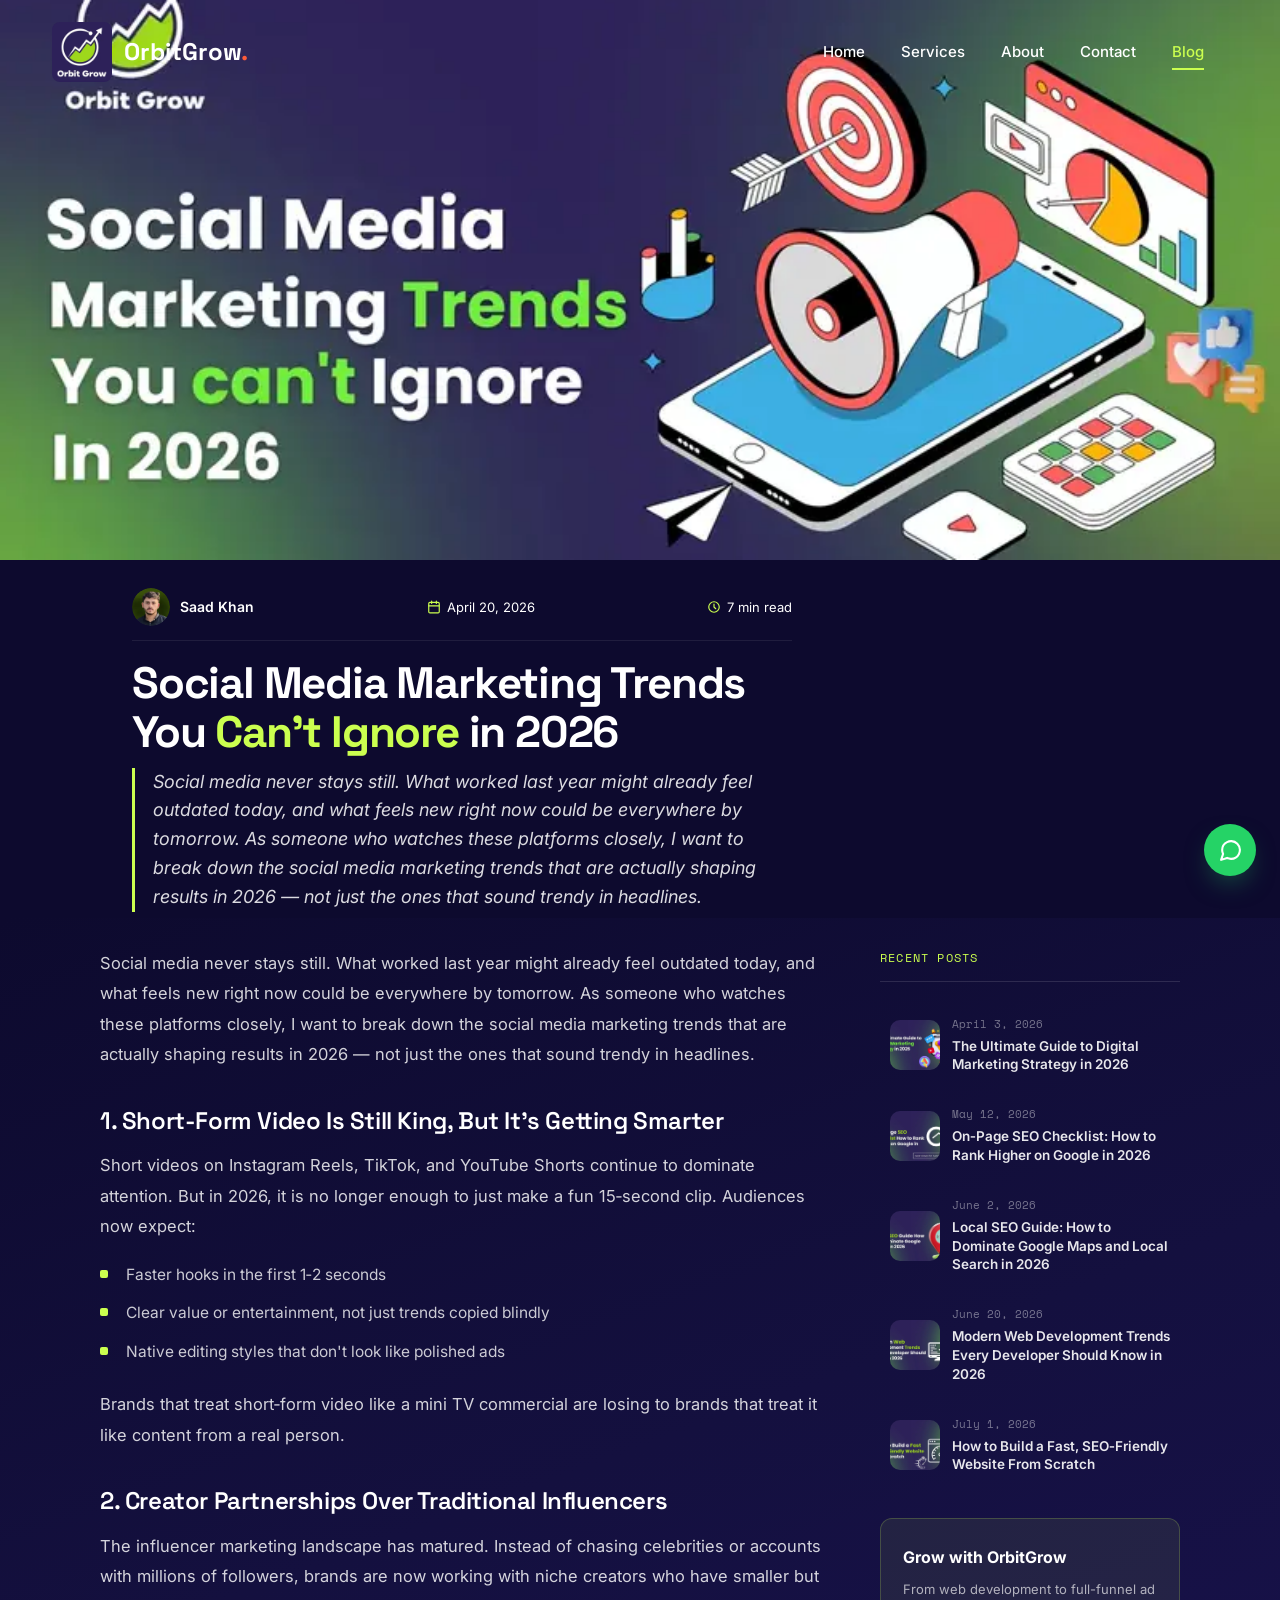
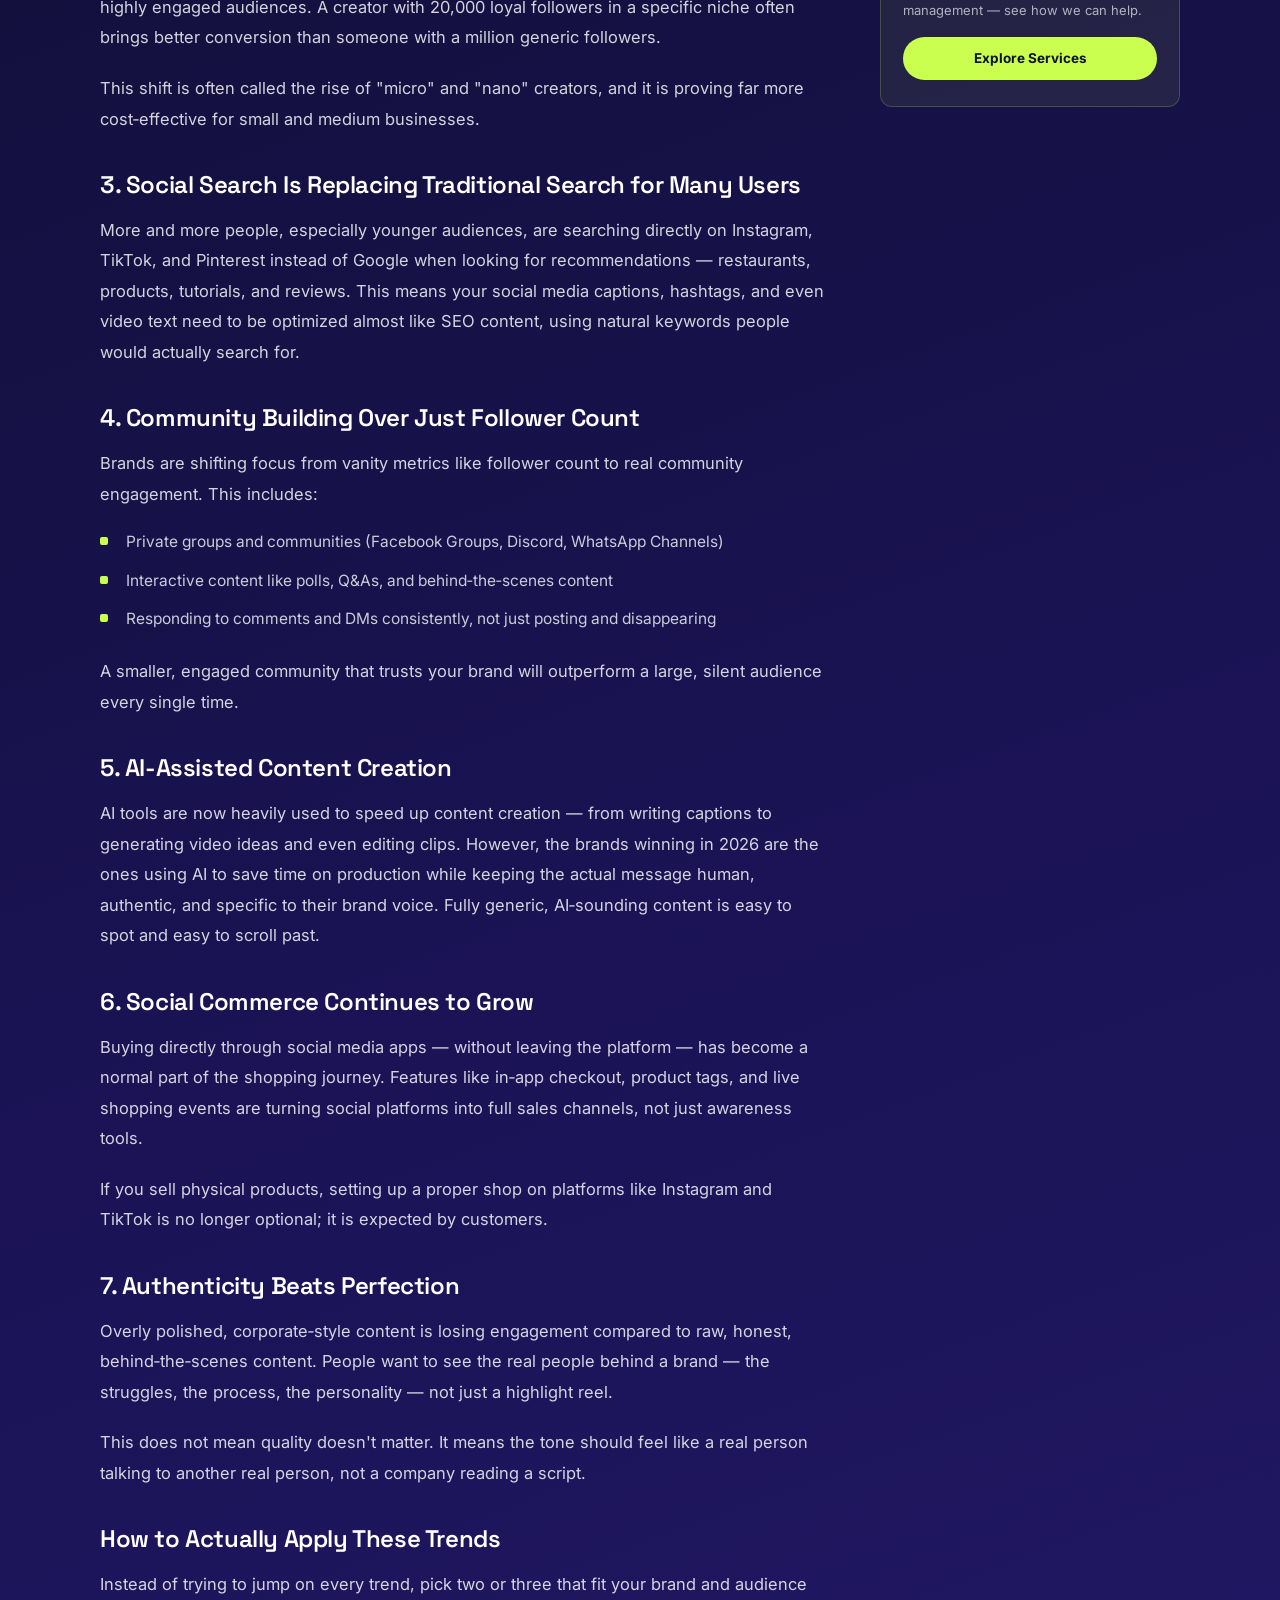
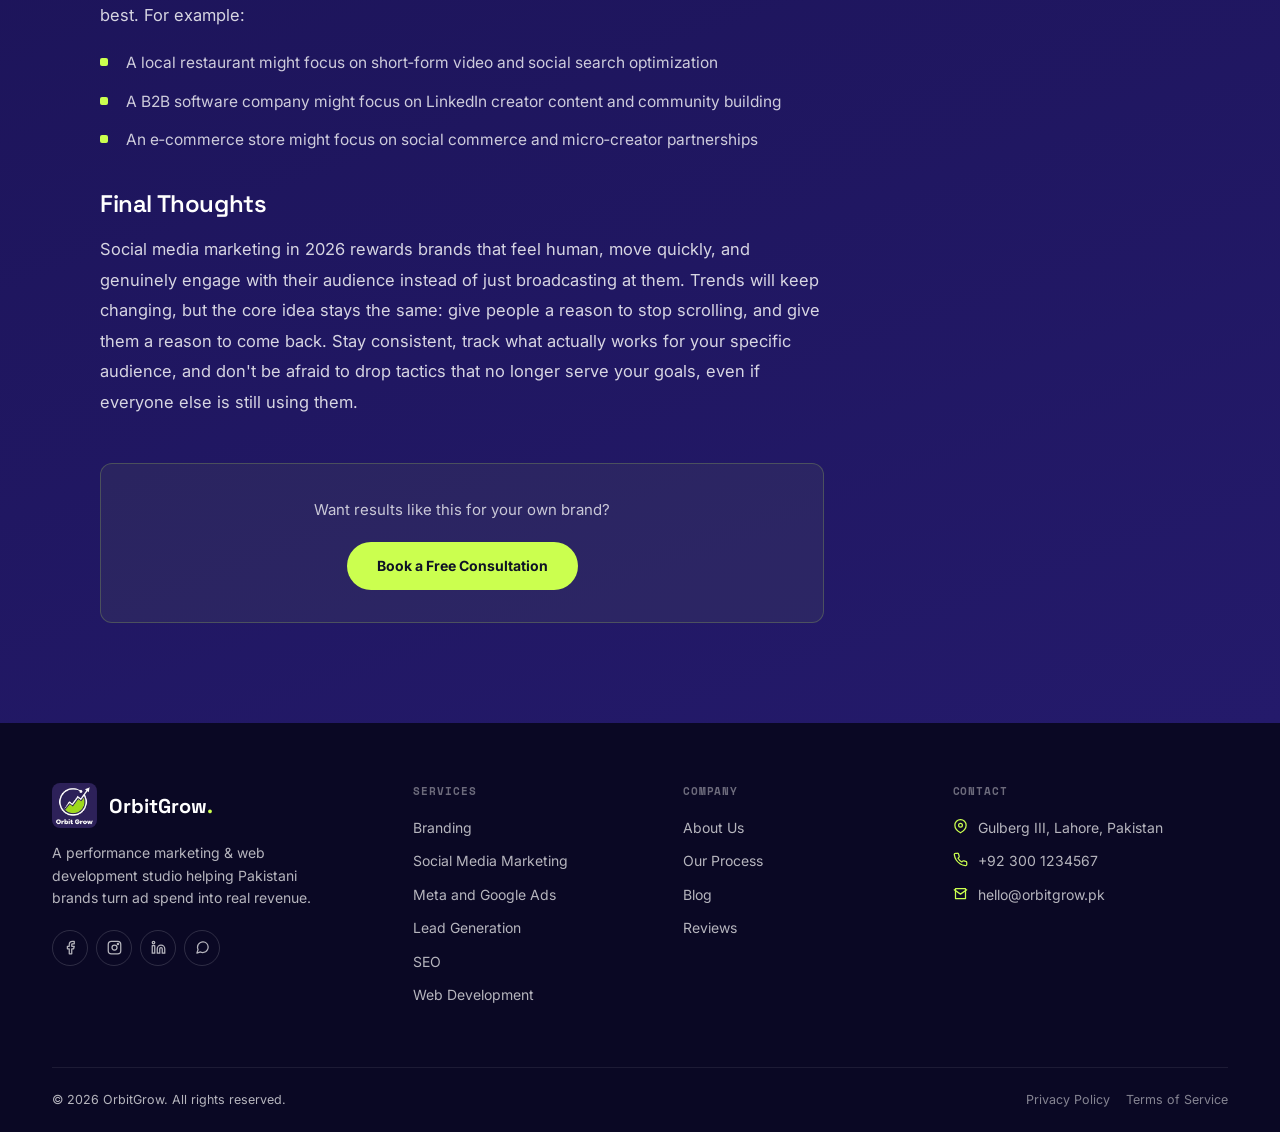
<file: social-media-marketing-trends-2026.html>
<!DOCTYPE html>
<html lang="en">
<head>
    <meta charset="UTF-8" />
    <meta name="viewport" content="width=device-width, initial-scale=1.0" />
    <link rel="preconnect" href="https://fonts.googleapis.com">
    <link rel="preconnect" href="https://fonts.gstatic.com" crossorigin>
    <link rel="preconnect" href="https://picsum.photos">
    <link rel="dns-prefetch" href="https://picsum.photos">
    <title id="pageTitle">Social Media Marketing Trends You Can't Ignore in 2026 — OrbitGrow Blog</title>
    <meta name="description" content="Social media never stays still. What worked last year might already feel outdated today, and what feels new right now could be everywhere by tomorrow. As someone who watches these platforms closely, I want to break down the social media marketing trends that are actually shaping results in 2026 — not just the ones that sound trendy in headlines." />
    <link rel="canonical" href="https://orbitgrow.vercel.app/social-media-marketing-trends-2026" />
    <meta property="og:title" content="Social Media Marketing Trends You Can't Ignore in 2026 — OrbitGrow Blog" />
    <meta property="og:description" content="Social media never stays still. What worked last year might already feel outdated today, and what feels new right now could be everywhere by tomorrow. As someone who watches these platforms closely, I want to break down the social media marketing trends that are actually shaping results in 2026 — not just the ones that sound trendy in headlines." />
    <meta property="og:image" content="images/social-media-marketing-trends-2026.webp" />
    <meta property="og:url" content="https://orbitgrow.vercel.app/social-media-marketing-trends-2026" />
    <meta property="og:type" content="article" />
    <meta name="twitter:card" content="summary_large_image" />
    <script type="application/ld+json">
    {
        "@context": "https://schema.org",
        "@type": "BlogPosting",
        "headline": "Social Media Marketing Trends You Can't Ignore in 2026",
        "description": "Social media never stays still. What worked last year might already feel outdated today, and what feels new right now could be everywhere by tomorrow. As someone who watches these platforms closely, I want to break down the social media marketing trends that are actually shaping results in 2026 — not just the ones that sound trendy in headlines.",
        "image": "images/social-media-marketing-trends-2026.webp",
        "datePublished": "April 20, 2026",
        "author": { "@type": "Person", "name": "Saad Khan" },
        "publisher": { "@type": "Organization", "name": "OrbitGrow" },
        "mainEntityOfPage": "https://orbitgrow.vercel.app/social-media-marketing-trends-2026"
    }
    </script>
    <link href="https://fonts.googleapis.com/css2?family=Space+Grotesk:wght@500;600;700;800&family=Inter:wght@300;400;500;600;700;800;900&family=Space+Mono:wght@400;700&display=swap" rel="stylesheet" media="print" onload="this.media='all'" />
    <noscript><link href="https://fonts.googleapis.com/css2?family=Space+Grotesk:wght@500;600;700;800&family=Inter:wght@300;400;500;600;700;800;900&family=Space+Mono:wght@400;700&display=swap" rel="stylesheet" /></noscript>
    <link rel="stylesheet" href="style.css" />
    <link rel="icon" type="image/png" sizes="32x32" href="images/orbit-grow-favicon.webp" />
    <link rel="icon" type="image/png" sizes="16x16" href="images/orbit-grow-favicon.webp" />
    <link rel="apple-touch-icon" sizes="180x180" href="images/orbit-grow-favicon.webp" />
    <link rel="manifest" href="site.webmanifest" />
    <style>.post-hero{background:#0d0a2e!important;color:#fff!important}.post-body-wrap{background:linear-gradient(160deg,#0d0a2e 0,#14103f 22%,#1b1356 55%,#241a6b 100%)!important;color:rgba(255,255,255,.85)!important}.post-hero .pm-item,.post-hero .pm-name,.post-hero .post-excerpt-lead,.post-hero .post-title{color:#fff!important}.pm-item.date-icon svg,.pm-item.read-time svg{stroke:var(--lime,#C6FF3D)!important}.post-hero .post-excerpt-lead{color:rgba(255,255,255,.85)!important;border-left-color:var(--lime,#c6ff3d)!important}.post-hero .post-meta-row{border-bottom-color:rgba(255,255,255,.08)!important}.post-content h3{color:#fff!important;font-size:24px;margin:38px 0 16px;letter-spacing:-.4px}.post-content p{color:rgba(255,255,255,.82)!important;font-size:16.5px;margin-bottom:20px;line-height:1.85}.post-content ul li{color:rgba(255,255,255,.78)!important;position:relative;padding-left:26px;font-size:15.5px;margin-bottom:12px;line-height:1.7}.post-content ul li::before{background:var(--lime,#c6ff3d)!important;content:'';position:absolute;left:0;top:8px;width:8px;height:8px;border-radius:2px;background:var(--lime,#c6ff3d)}.post-cta{background:rgba(203,255,79,.06)!important;border-color:rgba(203,255,79,.2)!important}.post-cta p{color:rgba(255,255,255,.75)!important}.sidebar-title{color:var(--lime,#c6ff3d)!important;border-bottom-color:rgba(255,255,255,.12)!important}.recent-list .recent-item .recent-title{color:rgba(255,255,255,.9)!important}.recent-list .recent-item .recent-date{color:rgba(255,255,255,.42)!important}.recent-list .recent-item:hover .recent-title{color:var(--lime,#c6ff3d)!important}.recent-list .recent-item{display:flex;gap:12px;padding:14px 10px;border-radius:12px;transition:background .3s;text-decoration:none;color:inherit;align-items:center}.recent-list .recent-item:hover{background:rgba(255,255,255,.05)}.recent-list .recent-item .recent-img{width:50px;height:50px;border-radius:10px;object-fit:cover;flex-shrink:0;background:#2a1f5e}.sidebar-cta{background:rgba(203,255,79,.08)!important;border-color:rgba(203,255,79,.2)!important}.sidebar-cta h5{color:#fff!important}.sidebar-cta p{color:rgba(255,255,255,.65)!important}.breadcrumb,.post-tag{display:none!important}.pm-name a{color:#fff!important;text-decoration:none!important;transition:color .25s}.pm-name a:hover{color:var(--lime,#c6ff3d)!important}.post-content h3:first-child{margin-top:0}.post-content ul{margin:6px 0 24px;list-style:none;padding:0}@media (max-width:980px){.post-body-wrap .wrap{grid-template-columns:1fr!important;gap:40px}.post-hero .hero-grid{grid-template-columns:1fr!important;gap:0!important}}@media (max-width:680px){.post-hero .wrap{padding:0 16px!important}.post-hero .hero-grid{padding-top:18px!important}.post-meta-row{gap:10px;flex-wrap:wrap}#heroImageWrap{max-height:320px}.post-excerpt-lead{max-width:100%!important}.post-body-wrap .wrap{padding:0 16px}}</style>
</head>
<body>


    <!-- ===== HEADER ===== -->
    <header class="site-header" id="siteHeader">
        <div class="wrap nav-wrap">
            <a href="/" class="logo" id="brandLogo">
                <img src="images/orbitgrow-logo.webp" alt="OrbitGrow" width="60" height="60" class="logo-img" />
                <span class="logo-text">OrbitGrow<span class="dot">.</span></span>
            </a>
            <nav class="nav-links" id="navLinks">
                <a href="/">Home</a>
                <a href="/services">Services</a>
                <a href="/about">About</a>
                <a href="/contact">Contact</a>
                <a href="/blog" class="active">Blog</a>
            </nav>
            <div class="nav-right">
                <button class="nav-toggle" id="navToggle" aria-label="Toggle menu"><span></span></button>
            </div>
        </div>
    </header>

    <main>

        <!-- ===== POST HERO ===== -->
        <section class="post-hero" id="postHero" style="position:relative;padding:0;background:#0D0A2E;color:#fff;">

            <div id="heroImageWrap" style="width:100%;max-height:560px;overflow:hidden;background:#0D0A2E;display:flex;align-items:center;justify-content:center;">
                <img id="heroImage" src="images/social-media-marketing-trends-2026.webp" alt="Social Media Marketing Trends You Can't Ignore in 2026 featured image" style="width:100%;height:auto;max-height:560px;object-fit:cover;display:block;" />
            </div>

            <div class="wrap" style="max-width:1120px;margin:0 auto;padding:0 20px;">
                <div class="hero-grid" style="display:grid;grid-template-columns:1fr 300px;gap:56px;align-items:start;padding-top:28px;">

                    <div>
                        <div class="post-meta-row" style="display:flex;align-items:center;flex-wrap:wrap;gap:16px;padding-bottom:14px;border-bottom:1px solid rgba(255,255,255,.08);">
                            <div class="pm-author" style="display:flex;align-items:center;gap:10px;flex-shrink:0;">
                                <div class="pm-avatar" id="pmAvatar" style="width:38px;height:38px;border-radius:50%;background:transparent;color:transparent;font-weight:700;font-size:13px;display:flex;align-items:center;justify-content:center;font-family:'Space Grotesk',sans-serif;flex-shrink:0;overflow:hidden;"><img src="images/saad-khan-profile.webp" alt="Saad Khan" style="width:100%;height:100%;border-radius:50%;object-fit:cover;" /></div>
                                <div class="pm-name" id="pmName" style="font-size:14px;font-weight:600;color:#fff;"><a href="https://www.linkedin.com/in/saadkhan-digitalmarketer" target="_blank" rel="noopener noreferrer">Saad Khan</a></div>
                            </div>
                            <div class="pm-item date-icon" style="display:flex;align-items:center;gap:6px;font-size:13px;color:rgba(255,255,255,.6);margin:0 auto;">
                                <svg viewBox="0 0 24 24" fill="none" stroke-width="2" stroke-linecap="round" stroke-linejoin="round" style="width:14px;height:14px;stroke:var(--lime, #C6FF3D);"><rect x="3" y="4" width="18" height="18" rx="2"/><path d="M16 2v4M8 2v4M3 10h18"/></svg>
                                <span id="pmDate">April 20, 2026</span>
                            </div>
                            <div class="pm-item read-time" style="display:flex;align-items:center;gap:6px;font-size:13px;color:rgba(255,255,255,.6);flex-shrink:0;">
                                <svg viewBox="0 0 24 24" fill="none" stroke-width="2" stroke-linecap="round" stroke-linejoin="round" style="width:14px;height:14px;stroke:var(--lime, #C6FF3D);"><circle cx="12" cy="12" r="9"/><path d="M12 7v5l3 3"/></svg>
                                <span id="pmRead">7 min read</span>
                            </div>
                        </div>

                        <h1 class="post-title" id="postTitle" style="font-size:clamp(28px,4.2vw,44px);font-weight:800;letter-spacing:-1.2px;margin:18px 0 10px;color:#fff;">Social Media Marketing Trends You <span style="color:var(--lime, #C6FF3D);">Can't Ignore</span> in 2026</h1>

                        <p class="post-excerpt-lead" id="postExcerpt" style="font-size:18px;color:rgba(255,255,255,.85);border-left:3px solid var(--lime, #C6FF3D);padding-left:18px;margin:0 0 6px;font-style:italic;">Social media never stays still. What worked last year might already feel outdated today, and what feels new right now could be everywhere by tomorrow. As someone who watches these platforms closely, I want to break down the social media marketing trends that are actually shaping results in 2026 — not just the ones that sound trendy in headlines.</p>
                    </div>

                    <div></div>
                </div>
            </div>
        </section>

        <!-- ===== BODY ===== -->
        <section class="post-body-wrap" style="position:relative;z-index:2;padding:30px 0 100px;background:linear-gradient(160deg, #0D0A2E 0%, #14103F 22%, #1B1356 55%, #241A6B 100%);">
            <div class="wrap" style="max-width:1120px;margin:0 auto;display:grid;grid-template-columns:1fr 300px;gap:56px;align-items:start;padding:0 20px;">

                <article class="post-content" style="max-width:100%;">
                    <div id="postContentBody"><p>Social media never stays still. What worked last year might already feel outdated today, and what feels new right now could be everywhere by tomorrow. As someone who watches these platforms closely, I want to break down the social media marketing trends that are actually shaping results in 2026 — not just the ones that sound trendy in headlines.</p>
<h3>1. Short‑Form Video Is Still King, But It's Getting Smarter</h3>
<p>Short videos on Instagram Reels, TikTok, and YouTube Shorts continue to dominate attention. But in 2026, it is no longer enough to just make a fun 15‑second clip. Audiences now expect:</p>
<ul><li>Faster hooks in the first 1‑2 seconds</li><li>Clear value or entertainment, not just trends copied blindly</li><li>Native editing styles that don't look like polished ads</li></ul>
<p>Brands that treat short‑form video like a mini TV commercial are losing to brands that treat it like content from a real person.</p>
<h3>2. Creator Partnerships Over Traditional Influencers</h3>
<p>The influencer marketing landscape has matured. Instead of chasing celebrities or accounts with millions of followers, brands are now working with niche creators who have smaller but highly engaged audiences. A creator with 20,000 loyal followers in a specific niche often brings better conversion than someone with a million generic followers.</p>
<p>This shift is often called the rise of "micro" and "nano" creators, and it is proving far more cost‑effective for small and medium businesses.</p>
<h3>3. Social Search Is Replacing Traditional Search for Many Users</h3>
<p>More and more people, especially younger audiences, are searching directly on Instagram, TikTok, and Pinterest instead of Google when looking for recommendations — restaurants, products, tutorials, and reviews. This means your social media captions, hashtags, and even video text need to be optimized almost like SEO content, using natural keywords people would actually search for.</p>
<h3>4. Community Building Over Just Follower Count</h3>
<p>Brands are shifting focus from vanity metrics like follower count to real community engagement. This includes:</p>
<ul><li>Private groups and communities (Facebook Groups, Discord, WhatsApp Channels)</li><li>Interactive content like polls, Q&amp;As, and behind‑the‑scenes content</li><li>Responding to comments and DMs consistently, not just posting and disappearing</li></ul>
<p>A smaller, engaged community that trusts your brand will outperform a large, silent audience every single time.</p>
<h3>5. AI‑Assisted Content Creation</h3>
<p>AI tools are now heavily used to speed up content creation — from writing captions to generating video ideas and even editing clips. However, the brands winning in 2026 are the ones using AI to save time on production while keeping the actual message human, authentic, and specific to their brand voice. Fully generic, AI‑sounding content is easy to spot and easy to scroll past.</p>
<h3>6. Social Commerce Continues to Grow</h3>
<p>Buying directly through social media apps — without leaving the platform — has become a normal part of the shopping journey. Features like in‑app checkout, product tags, and live shopping events are turning social platforms into full sales channels, not just awareness tools.</p>
<p>If you sell physical products, setting up a proper shop on platforms like Instagram and TikTok is no longer optional; it is expected by customers.</p>
<h3>7. Authenticity Beats Perfection</h3>
<p>Overly polished, corporate‑style content is losing engagement compared to raw, honest, behind‑the‑scenes content. People want to see the real people behind a brand — the struggles, the process, the personality — not just a highlight reel.</p>
<p>This does not mean quality doesn't matter. It means the tone should feel like a real person talking to another real person, not a company reading a script.</p>
<h3>How to Actually Apply These Trends</h3>
<p>Instead of trying to jump on every trend, pick two or three that fit your brand and audience best. For example:</p>
<ul><li>A local restaurant might focus on short‑form video and social search optimization</li><li>A B2B software company might focus on LinkedIn creator content and community building</li><li>An e‑commerce store might focus on social commerce and micro‑creator partnerships</li></ul>
<h3>Final Thoughts</h3>
<p>Social media marketing in 2026 rewards brands that feel human, move quickly, and genuinely engage with their audience instead of just broadcasting at them. Trends will keep changing, but the core idea stays the same: give people a reason to stop scrolling, and give them a reason to come back. Stay consistent, track what actually works for your specific audience, and don't be afraid to drop tactics that no longer serve your goals, even if everyone else is still using them.</p></div>
                    <div class="post-cta" style="margin-top:46px;padding:32px;background:rgba(203,255,79,.06);border:1px solid rgba(203,255,79,.2);border-radius:12px;text-align:center;">
                        <p style="color:rgba(255,255,255,.75);margin-bottom:18px;font-size:15px;">Want results like this for your own brand?</p>
                        <a href="/contact" style="display:inline-flex;align-items:center;gap:8px;background:var(--lime, #C6FF3D);color:var(--ink, #14171A);font-weight:700;font-size:14px;padding:13px 30px;border-radius:100px;transition:transform .3s ease;text-decoration:none;">Book a Free Consultation</a>
                    </div>
                </article>

                <aside>
                    <div class="sidebar-title" style="font-family:'Space Mono',monospace;font-size:12px;letter-spacing:.1em;text-transform:uppercase;color:var(--lime, #C6FF3D);margin-bottom:20px;padding-bottom:14px;border-bottom:1px solid rgba(255,255,255,.12);">Recent Posts</div>
                    <div class="recent-list" id="recentList" style="display:flex;flex-direction:column;gap:4px;"><a href="/digital-marketing-strategy-guide-2026" class="recent-item">
                                    <img class="recent-img" src="images/ultimate-guide-digital-marketing-strategy-2026.webp" alt="The Ultimate Guide to Digital Marketing Strategy in 2026" loading="lazy" />
                                    <div>
                                        <span class="recent-date">April 3, 2026</span>
                                        <div class="recent-title">The Ultimate Guide to Digital Marketing Strategy in 2026</div>
                                    </div>
                                </a>
<a href="/on-page-seo-checklist-2026" class="recent-item">
                                    <img class="recent-img" src="images/on-page-seo-checklist-2026.webp" alt="On‑Page SEO Checklist: How to Rank Higher on Google in 2026" loading="lazy" />
                                    <div>
                                        <span class="recent-date">May 12, 2026</span>
                                        <div class="recent-title">On‑Page SEO Checklist: How to Rank Higher on Google in 2026</div>
                                    </div>
                                </a>
<a href="/local-seo-guide-2026" class="recent-item">
                                    <img class="recent-img" src="images/local-seo-guide-google-maps-2026.webp" alt="Local SEO Guide: How to Dominate Google Maps and Local Search in 2026" loading="lazy" />
                                    <div>
                                        <span class="recent-date">June 2, 2026</span>
                                        <div class="recent-title">Local SEO Guide: How to Dominate Google Maps and Local Search in 2026</div>
                                    </div>
                                </a>
<a href="/modern-web-development-trends-2026" class="recent-item">
                                    <img class="recent-img" src="images/modern-web-development-trends-2026.webp" alt="Modern Web Development Trends Every Developer Should Know in 2026" loading="lazy" />
                                    <div>
                                        <span class="recent-date">June 20, 2026</span>
                                        <div class="recent-title">Modern Web Development Trends Every Developer Should Know in 2026</div>
                                    </div>
                                </a>
<a href="/build-fast-seo-friendly-website" class="recent-item">
                                    <img class="recent-img" src="images/how-to-build-a-fast-seo-friendly-website.webp" alt="How to Build a Fast, SEO‑Friendly Website From Scratch" loading="lazy" />
                                    <div>
                                        <span class="recent-date">July 1, 2026</span>
                                        <div class="recent-title">How to Build a Fast, SEO‑Friendly Website From Scratch</div>
                                    </div>
                                </a></div>
                    <div class="sidebar-cta" style="margin-top:30px;padding:26px 22px;background:rgba(203,255,79,.08);border:1px solid rgba(203,255,79,.2);border-radius:12px;">
                        <h5 style="font-size:16px;color:#fff;margin-bottom:8px;">Grow with OrbitGrow</h5>
                        <p style="font-size:13px;color:rgba(255,255,255,.65);margin-bottom:16px;line-height:1.6;">From web development to full-funnel ad management — see how we can help.</p>
                        <a href="/services" style="display:block;text-align:center;background:var(--lime, #C6FF3D);color:var(--ink, #14171A);font-weight:700;font-size:13.5px;padding:11px;border-radius:100px;text-decoration:none;">Explore Services</a>
                    </div>
                </aside>

            </div>
        </section>
    </main>

    <!-- ===== FOOTER ===== -->
    <footer class="site-footer" id="contact" style="background:#0A0824;color:rgba(255,255,255,.7);padding:60px 0 0;position:relative;z-index:2;">
        <div class="wrap">
            <div class="footer-grid" style="display:grid;grid-template-columns:1.4fr 1fr 1fr 1.2fr;gap:40px;padding-bottom:50px;">
                <div class="f-brand">
                    <a href="/" class="logo footer-logo" style="display:flex;align-items:center;gap:12px;font-family:'Space Grotesk',sans-serif;font-weight:700;font-size:24px;flex-shrink:0;color:currentColor;text-decoration:none;color:#fff;margin-bottom:14px;">
                        <img src="images/orbitgrow-logo.webp" alt="OrbitGrow" width="60" height="60" class="logo-img" style="height:45px;width:auto;display:block;border-radius:8px;background:transparent !important;box-shadow:none !important;border:none !important;" />
                        <span class="logo-text" style="font-size:20px;color:#fff;display:inline-block;white-space:nowrap;">OrbitGrow<span class="dot" style="color:var(--lime, #C6FF3D);">.</span></span>
                    </a>
                    <p style="font-size:14px;max-width:280px;margin-bottom:20px;">A performance marketing &amp; web development studio helping Pakistani brands turn ad spend into real revenue.</p>
                    <div class="f-social" style="display:flex;gap:8px;">
                        <a href="#" aria-label="Facebook" style="width:36px;height:36px;border-radius:50%;border:1px solid rgba(255,255,255,.15);display:flex;align-items:center;justify-content:center;transition:background .3s,border-color .3s;"><svg viewBox="0 0 24 24" fill="none" stroke-width="2" stroke-linecap="round" stroke-linejoin="round" style="width:15px;height:15px;stroke:rgba(255,255,255,.7);"><path d="M18 2h-3a5 5 0 0 0-5 5v3H7v4h3v8h4v-8h3l1-4h-4V7a1 1 0 0 1 1-1h3z"/></svg></a>
                        <a href="#" aria-label="Instagram" style="width:36px;height:36px;border-radius:50%;border:1px solid rgba(255,255,255,.15);display:flex;align-items:center;justify-content:center;transition:background .3s,border-color .3s;"><svg viewBox="0 0 24 24" fill="none" stroke-width="2" stroke-linecap="round" stroke-linejoin="round" style="width:15px;height:15px;stroke:rgba(255,255,255,.7);"><rect x="2" y="2" width="20" height="20" rx="5"/><circle cx="12" cy="12" r="4"/><circle cx="17.5" cy="6.5" r="1"/></svg></a>
                        <a href="#" aria-label="LinkedIn" style="width:36px;height:36px;border-radius:50%;border:1px solid rgba(255,255,255,.15);display:flex;align-items:center;justify-content:center;transition:background .3s,border-color .3s;"><svg viewBox="0 0 24 24" fill="none" stroke-width="2" stroke-linecap="round" stroke-linejoin="round" style="width:15px;height:15px;stroke:rgba(255,255,255,.7);"><path d="M16 8a6 6 0 0 1 6 6v7h-4v-7a2 2 0 0 0-2-2 2 2 0 0 0-2 2v7h-4v-7a6 6 0 0 1 6-6z"/><rect x="2" y="9" width="4" height="12"/><circle cx="4" cy="4" r="2"/></svg></a>
                        <a href="#" aria-label="WhatsApp" style="width:36px;height:36px;border-radius:50%;border:1px solid rgba(255,255,255,.15);display:flex;align-items:center;justify-content:center;transition:background .3s,border-color .3s;"><svg viewBox="0 0 24 24" fill="none" stroke-width="2" stroke-linecap="round" stroke-linejoin="round" style="width:15px;height:15px;stroke:rgba(255,255,255,.7);"><path d="M21 11.5a8.38 8.38 0 0 1-.9 3.8 8.5 8.5 0 0 1-7.6 4.7 8.38 8.38 0 0 1-3.8-.9L3 21l1.9-5.7a8.38 8.38 0 0 1-.9-3.8 8.5 8.5 0 0 1 4.7-7.6 8.38 8.38 0 0 1 3.8-.9h.5a8.48 8.48 0 0 1 8 8v.5z"/></svg></a>
                    </div>
                </div>
                <div class="f-col"><h5 style="font-family:'Space Mono',monospace;font-size:11px;letter-spacing:.08em;text-transform:uppercase;color:rgba(255,255,255,.4);margin-bottom:16px;">Services</h5><ul style="list-style:none;padding:0;"><li style="margin-bottom:11px;font-size:14px;"><a href="/services#services-grid" style="color:inherit;text-decoration:none;">Branding</a></li><li style="margin-bottom:11px;font-size:14px;"><a href="/services#services-grid" style="color:inherit;text-decoration:none;">Social Media Marketing</a></li><li style="margin-bottom:11px;font-size:14px;"><a href="/services#services-grid" style="color:inherit;text-decoration:none;">Meta and Google Ads</a></li><li style="margin-bottom:11px;font-size:14px;"><a href="/services#services-grid" style="color:inherit;text-decoration:none;">Lead Generation</a></li><li style="margin-bottom:11px;font-size:14px;"><a href="/services#services-grid" style="color:inherit;text-decoration:none;">SEO</a></li><li style="margin-bottom:11px;font-size:14px;"><a href="/services#services-grid" style="color:inherit;text-decoration:none;">Web Development</a></li></ul></div>
                <div class="f-col"><h5 style="font-family:'Space Mono',monospace;font-size:11px;letter-spacing:.08em;text-transform:uppercase;color:rgba(255,255,255,.4);margin-bottom:16px;">Company</h5><ul style="list-style:none;padding:0;"><li style="margin-bottom:11px;font-size:14px;"><a href="/about" style="color:inherit;text-decoration:none;">About Us</a></li><li style="margin-bottom:11px;font-size:14px;"><a href="/services#process" style="color:inherit;text-decoration:none;">Our Process</a></li><li style="margin-bottom:11px;font-size:14px;"><a href="/blog" style="color:inherit;text-decoration:none;">Blog</a></li><li style="margin-bottom:11px;font-size:14px;"><a href="/#reviews" style="color:inherit;text-decoration:none;">Reviews</a></li></ul></div>
                <div class="f-col"><h5 style="font-family:'Space Mono',monospace;font-size:11px;letter-spacing:.08em;text-transform:uppercase;color:rgba(255,255,255,.4);margin-bottom:16px;">Contact</h5><ul class="f-contact" style="list-style:none;padding:0;"><li style="font-size:14px;margin-bottom:11px;display:flex;gap:10px;align-items:flex-start;"><svg viewBox="0 0 24 24" fill="none" stroke-width="2" stroke-linecap="round" stroke-linejoin="round" style="width:15px;height:15px;stroke:var(--lime, #C6FF3D);flex-shrink:0;margin-top:2px;"><path d="M21 10c0 7-9 12-9 12s-9-5-9-12a9 9 0 1 1 18 0z"/><circle cx="12" cy="10" r="3"/></svg>Gulberg III, Lahore, Pakistan</li><li style="font-size:14px;margin-bottom:11px;display:flex;gap:10px;align-items:flex-start;"><svg viewBox="0 0 24 24" fill="none" stroke-width="2" stroke-linecap="round" stroke-linejoin="round" style="width:15px;height:15px;stroke:var(--lime, #C6FF3D);flex-shrink:0;margin-top:2px;"><path d="M22 16.92v3a2 2 0 0 1-2.18 2 19.79 19.79 0 0 1-8.63-3.07 19.5 19.5 0 0 1-6-6 19.79 19.79 0 0 1-3.07-8.67A2 2 0 0 1 4.11 2h3a2 2 0 0 1 2 1.72c.13.96.36 1.9.68 2.81a2 2 0 0 1-.45 2.11L8.09 9.91a16 16 0 0 0 6 6l1.27-1.27a2 2 0 0 1 2.11-.45c.91.32 1.85.55 2.81.68A2 2 0 0 1 22 16.92z"/></svg>+92 300 1234567</li><li style="font-size:14px;margin-bottom:11px;display:flex;gap:10px;align-items:flex-start;"><svg viewBox="0 0 24 24" fill="none" stroke-width="2" stroke-linecap="round" stroke-linejoin="round" style="width:15px;height:15px;stroke:var(--lime, #C6FF3D);flex-shrink:0;margin-top:2px;"><path d="M4 4h16v16H4z"/><path d="M22 6l-10 7L2 6"/></svg>hello@orbitgrow.pk</li></ul></div>
            </div>
            <div class="footer-bottom" style="border-top:1px solid rgba(255,255,255,.08);padding:22px 0;display:flex;justify-content:space-between;align-items:center;flex-wrap:wrap;gap:10px;font-size:12.5px;"><span>&copy; <span id="year"></span> OrbitGrow. All rights reserved.</span><div><a href="#" style="margin-left:16px;color:rgba(255,255,255,.5);text-decoration:none;">Privacy Policy</a><a href="#" style="margin-left:16px;color:rgba(255,255,255,.5);text-decoration:none;">Terms of Service</a></div></div>
        </div>
    </footer>

    <!-- ===== FAB ===== -->
    <a href="#" class="fab-whatsapp" aria-label="Chat on WhatsApp" style="position:fixed;bottom:24px;right:24px;z-index:200;width:52px;height:52px;border-radius:50%;background:#25D366;display:flex;align-items:center;justify-content:center;box-shadow:0 12px 28px -10px rgba(37,211,102,.5);transition:transform .3s ease;animation:fabPulse 2.4s infinite;">
        <svg viewBox="0 0 24 24" fill="none" stroke-width="2" stroke-linecap="round" stroke-linejoin="round" style="width:25px;height:25px;stroke:#fff;"><path d="M21 11.5a8.38 8.38 0 0 1-.9 3.8 8.5 8.5 0 0 1-7.6 4.7 8.38 8.38 0 0 1-3.8-.9L3 21l1.9-5.7a8.38 8.38 0 0 1-.9-3.8 8.5 8.5 0 0 1 4.7-7.6 8.38 8.38 0 0 1 3.8-.9h.5a8.48 8.48 0 0 1 8 8v.5z"/></svg>
    </a>

    <style>@keyframes fabPulse{0%,100%{box-shadow:0 12px 28px -10px rgba(37,211,102,.5)}50%{box-shadow:0 12px 28px -6px rgba(37,211,102,.75)}}</style>

    <!-- ===== SCRIPTS ===== -->
    <script>const header=document.getElementById("siteHeader");window.addEventListener("scroll",()=>{header.classList.toggle("scrolled",window.scrollY>30)});const navToggle=document.getElementById("navToggle"),navLinks=document.getElementById("navLinks");navToggle&&navLinks&&(navToggle.addEventListener("click",()=>{navToggle.classList.toggle("open"),navLinks.classList.toggle("open")}),navLinks.querySelectorAll("a").forEach(e=>e.addEventListener("click",()=>{navToggle.classList.remove("open"),navLinks.classList.remove("open")}))),document.getElementById("year").textContent=(new Date).getFullYear();</script>

</body>
</html>
</file>
<file: style.css>
*{margin:0;padding:0;box-sizing:border-box}:root{--ink:#0F1226;--ink-soft:#1B1F3D;--paper:#F3F4EF;--paper-dim:#E9EAE3;--lime:#CBFF4F;--lime-dim:rgba(203,255,79,0.12);--lime-glow:rgba(203,255,79,0.25);--coral:#FF5C39;--violet:#4B3DF0;--violet-light:#6E63F2;--violet-dark:#2d2159;--muted:#696D7C;--line:#DCDDD4;--white:#FFFFFF;--radius:20px;--radius-sm:12px;--ff-display:'Space Grotesk',sans-serif;--ff-body:'Inter',sans-serif;--ff-mono:'Space Mono',monospace;--ease:cubic-bezier(0.16,0.84,0.44,1);--ease-bounce:cubic-bezier(0.34,1.56,0.64,1);--error:#E53E3E;--error-bg:#FFF5F5}html{scroll-behavior:smooth}body{font-family:var(--ff-body);background:var(--paper);color:var(--ink);line-height:1.6;-webkit-font-smoothing:antialiased;overflow-x:hidden}img,svg{display:block;max-width:100%}a{color:inherit;text-decoration:none;cursor:pointer}ul{list-style:none}button{font-family:inherit;cursor:pointer;border:none;background:0 0}h1,h2,h3,h4{font-family:var(--ff-display);font-weight:600;line-height:1.12;letter-spacing:-.01em}:focus-visible{outline:2px solid var(--violet);outline-offset:3px}.wrap{max-width:1240px;margin:0 auto;padding:0 32px}.eyebrow{font-family:var(--ff-mono);font-size:12.5px;letter-spacing:.14em;text-transform:uppercase;color:var(--violet);display:inline-flex;align-items:center;gap:8px;margin-bottom:18px}.eyebrow::before{content:'';width:7px;height:7px;border-radius:50%;background:var(--coral)}.eyebrow.on-dark{color:var(--lime)}.eyebrow.on-dark::before{background:var(--lime)}.section-head{max-width:620px;margin-bottom:44px}.section-head p{color:var(--muted);font-size:17px;margin-top:14px;max-width:520px;line-height:1.8}h2.h-lg{font-size:clamp(28px,3.5vw,44px)}.reveal{opacity:0;transform:translateY(40px);transition:opacity .9s var(--ease),transform .9s var(--ease)}.reveal.is-visible{opacity:1;transform:translateY(0)}.reveal-left{opacity:0;transform:translateX(-60px);transition:opacity .9s var(--ease),transform .9s var(--ease)}.reveal-left.is-visible{opacity:1;transform:translateX(0)}.reveal-right{opacity:0;transform:translateX(60px);transition:opacity .9s var(--ease),transform .9s var(--ease)}.reveal-right.is-visible{opacity:1;transform:translateX(0)}.reveal-bottom{opacity:0;transform:translateY(50px);transition:opacity .9s var(--ease),transform .9s var(--ease)}.reveal-bottom.is-visible{opacity:1;transform:translateY(0)}.reveal-scale{opacity:0;transform:scale(.92);transition:opacity .9s var(--ease),transform .9s var(--ease)}.reveal-scale.is-visible{opacity:1;transform:scale(1)}.stagger-children>*{opacity:0;transform:translateY(50px) scale(.96);transition:opacity .7s var(--ease),transform .7s var(--ease)}.stagger-children.is-visible>:first-child{transition-delay:50ms}.stagger-children.is-visible>:nth-child(2){transition-delay:0.12s}.stagger-children.is-visible>:nth-child(3){transition-delay:0.19s}.stagger-children.is-visible>:nth-child(4){transition-delay:0.26s}.stagger-children.is-visible>:nth-child(5){transition-delay:0.33s}.stagger-children.is-visible>:nth-child(6){transition-delay:0.40s}.stagger-children.is-visible>*{opacity:1;transform:translateY(0) scale(1)}.stagger-left>*{opacity:0;transform:translateX(-50px);transition:opacity .7s var(--ease),transform .7s var(--ease)}.stagger-left.is-visible>:first-child{transition-delay:50ms}.stagger-left.is-visible>:nth-child(2){transition-delay:0.12s}.stagger-left.is-visible>:nth-child(3){transition-delay:0.19s}.stagger-left.is-visible>:nth-child(4){transition-delay:0.26s}.stagger-left.is-visible>*{opacity:1;transform:translateX(0)}[data-animate]{opacity:0;transition:opacity .9s cubic-bezier(.16,.84,.44,1),transform .9s cubic-bezier(.16,.84,.44,1);will-change:transform,opacity}[data-animate=left]{transform:translateX(-70px)}[data-animate=right]{transform:translateX(70px)}[data-animate=bottom]{transform:translateY(60px)}[data-animate=top]{transform:translateY(-60px)}[data-animate].in-view{opacity:1;transform:translate(0,0)}.hero-left [data-animate]:first-child{transition-delay:0s}.hero-left [data-animate]:nth-child(2){transition-delay:80ms}.hero-left [data-animate]:nth-child(3){transition-delay:160ms}.hero-left [data-animate]:nth-child(4){transition-delay:240ms}.hero-left [data-animate]:nth-child(5){transition-delay:320ms}.hero-left [data-animate]:nth-child(6){transition-delay:0.4s}.stagger-children [data-animate]:first-child{transition-delay:0s}.stagger-children [data-animate]:nth-child(2){transition-delay:90ms}.stagger-children [data-animate]:nth-child(3){transition-delay:180ms}.stagger-children [data-animate]:nth-child(4){transition-delay:270ms}.stagger-children [data-animate]:nth-child(5){transition-delay:360ms}.stagger-children [data-animate]:nth-child(6){transition-delay:450ms}.highlight-list [data-animate]:first-child{transition-delay:0s}.highlight-list [data-animate]:nth-child(2){transition-delay:0.1s}.highlight-list [data-animate]:nth-child(3){transition-delay:0.2s}.highlight-list [data-animate]:nth-child(4){transition-delay:0.3s}.logo-img{height:60px;width:auto;display:block;border-radius:8px;transition:opacity .2s ease;background:0 0!important;box-shadow:none!important;border:none!important}.logo{display:flex;align-items:center;gap:12px;font-family:var(--ff-display);font-weight:700;font-size:24px;flex-shrink:0;color:currentColor;text-decoration:none}.logo .logo-text{display:inline-block;white-space:nowrap}.logo .dot{color:var(--coral)}@media (max-width:680px){.logo-img{height:48px}.logo .logo-text{font-size:18px}}.site-header.scrolled .logo-img{opacity:1}.footer-logo .logo-img{height:45px}.footer-logo .logo-text{font-size:20px;color:var(--white)}.footer-logo .dot{color:var(--lime)}.site-header{position:fixed;top:0;left:0;right:0;z-index:100;padding:22px 0;color:var(--white);transition:background .4s var(--ease),padding .4s var(--ease),box-shadow .4s var(--ease),color .4s var(--ease)}.site-header.scrolled{background:rgba(243,244,239,.92);backdrop-filter:blur(14px) saturate(1.4);padding:14px 0;box-shadow:0 1px 0 rgba(15,18,38,.06);color:var(--ink)}.nav-wrap{display:flex;align-items:center;justify-content:space-between;gap:24px}.nav-links{display:flex;align-items:center;gap:36px;margin-left:auto}.nav-links a{font-size:15px;font-weight:500;position:relative;padding:4px 0;color:currentColor}.nav-links a::after{content:'';position:absolute;left:0;bottom:-2px;width:0;height:2px;background:var(--coral);transition:width .3s var(--ease)}.nav-links a:hover::after{width:100%}.nav-links a.active{color:var(--lime)}.nav-links a.active::after{width:100%;background:var(--lime)}.nav-right{display:flex;align-items:center;gap:18px;flex-shrink:0}.nav-toggle{display:none;width:38px;height:38px;border-radius:9px;align-items:center;justify-content:center;flex-shrink:0;color:inherit}.nav-toggle span{display:block;width:20px;height:2px;background:currentColor;position:relative}.nav-toggle span::after,.nav-toggle span::before{content:'';position:absolute;left:0;width:20px;height:2px;background:currentColor;transition:transform .3s}.nav-toggle span::before{top:-6px}.nav-toggle span::after{top:6px}.nav-toggle.open span{background:0 0}.nav-toggle.open span::before{transform:translateY(6px) rotate(45deg)}.nav-toggle.open span::after{transform:translateY(-6px) rotate(-45deg)}@media (max-width:768px){.nav-links{position:absolute;top:100%;left:0;right:0;background:var(--paper);flex-direction:column;align-items:flex-start;gap:0;padding:10px 20px 16px;box-shadow:0 18px 30px -20px rgba(15,18,38,.25);transform:translateY(-10px);opacity:0;pointer-events:none;transition:opacity .3s,transform .3s;margin-left:0;color:var(--ink)}.nav-links.open{transform:translateY(0);opacity:1;pointer-events:auto}.nav-links a{padding:10px 0;width:100%;border-bottom:1px solid var(--line)}.nav-links a.active{color:var(--violet)}.nav-toggle{display:flex}}.hero{position:relative;min-height:100vh;display:flex;flex-direction:column;align-items:center;padding:120px 0 60px;overflow:hidden;background:linear-gradient(115deg,#2d2159 0,#2d2159 32%,#4b3df0 78%,#6e63f2 100%);color:var(--white)}.hero-glow{position:absolute;top:8%;right:6%;width:760px;height:760px;border-radius:50%;background:radial-gradient(circle at 38% 35%,rgba(255,150,120,.35),rgba(75,61,240,.18) 55%,transparent 75%);filter:blur(2px);pointer-events:none;z-index:0}.hero-grid{position:relative;z-index:2;display:grid;grid-template-columns:1fr 1fr;gap:48px;align-items:center;max-width:1300px;margin:0 auto;padding:0 32px;width:100%}.hero .badge{display:inline-flex;align-items:center;gap:8px;background:rgba(163,230,53,.12);border:1px solid rgba(163,230,53,.3);border-radius:50px;padding:7px 18px;margin-bottom:28px}.hero .badge-dot{width:7px;height:7px;border-radius:50%;background:#a3e635}.hero .badge-text{font-size:12px;color:#a3e635;font-weight:600;letter-spacing:.5px}.hero-title{font-size:56px;font-weight:900;line-height:1.06;color:#fff;margin-bottom:22px;letter-spacing:-1px}.hero-title span{color:#a3e635}.hero-title .typing-wrapper{display:inline-flex;align-items:center;gap:2px;font-size:inherit;line-height:1.2;white-space:nowrap;min-height:1.2em}.hero-title .typing-text{display:inline-block;font-weight:700;transition:color .2s ease;min-width:4px}.hero-title .cursor-blink{display:inline-block;font-weight:300;color:var(--lime,#cbff4f);font-size:1em;line-height:1;animation:blink .7s step-end infinite;margin-left:2px;transform:translateY(-2px)}@keyframes blink{0%,100%{opacity:1}50%{opacity:0}}.hero-desc{font-size:16px;color:rgba(255,255,255,.65);line-height:1.85;margin-bottom:30px;max-width:460px}.hero .stats-row{display:flex;align-items:center;flex-wrap:wrap;margin-bottom:32px;gap:0}.hero .stat-item{display:flex;flex-direction:column;padding-right:28px;margin-right:28px;border-right:1px solid rgba(255,255,255,.12);min-width:80px}.hero .stat-item:last-child{border-right:none;padding-right:0;margin-right:0}.hero .stat-num{font-size:30px;font-weight:900;color:#fff;line-height:1;letter-spacing:-1px}.hero .stat-num .suf{color:#a3e635}.hero .stat-label{font-size:11px;color:rgba(255,255,255,.45);margin-top:4px;font-weight:500;white-space:nowrap}.hero .btn-row{display:flex;align-items:center;gap:20px;flex-wrap:wrap;margin-top:0}.hero .btn-primary-hero{background:#a3e635;color:#2d2159;font-size:15px;font-weight:800;padding:15px 32px;border-radius:50px;border:none;cursor:pointer;transition:opacity .2s}.hero .btn-primary-hero:hover{opacity:.88}.hero .btn-secondary{display:flex;align-items:center;gap:12px;font-size:14px;color:#fff;cursor:pointer;font-weight:500;background:0 0;border:none}.hero .play-icon{width:46px;height:46px;border-radius:50%;border:1.5px solid rgba(255,255,255,.3);display:flex;align-items:center;justify-content:center;transition:border-color .2s;flex-shrink:0}.hero .play-icon:hover{border-color:#a3e635}.hero .play-icon svg{width:14px;height:14px;fill:#fff;margin-left:3px}.hero-right{position:relative;display:flex;justify-content:center;align-items:center;padding:50px 20px;min-height:420px}.hero .main-card{background:rgba(45,33,89,.85);backdrop-filter:blur(10px);-webkit-backdrop-filter:blur(10px);border-radius:24px;padding:28px;border:1px solid rgba(163,230,53,.15);width:100%;max-width:340px;position:relative;z-index:2;transition:transform .15s cubic-bezier(.16,.84,.44,1),box-shadow .4s cubic-bezier(.16,.84,.44,1);will-change:transform;backface-visibility:hidden}.hero .main-card.tilt-active{transition:transform 80ms cubic-bezier(.16,.84,.44,1),box-shadow .3s cubic-bezier(.16,.84,.44,1)}.hero .mc-top{display:flex;align-items:center;justify-content:space-between;margin-bottom:22px}.hero .mc-avatar{width:48px;height:48px;border-radius:50%;background:#a3e635;display:flex;align-items:center;justify-content:center;font-size:16px;font-weight:900;color:#2d2159}.hero .mc-status{display:flex;align-items:center;gap:6px;font-size:12px;color:rgba(255,255,255,.4)}.hero .status-dot{width:7px;height:7px;border-radius:50%;background:#a3e635;animation:pulse-dot 2s infinite}@keyframes pulse-dot{0%,100%{opacity:1}50%{opacity:.3}}.hero .mc-title{font-size:20px;font-weight:800;color:#fff;margin-bottom:6px}.hero .mc-sub{font-size:13px;color:rgba(255,255,255,.4);margin-bottom:22px}.hero .services-pills{display:flex;flex-wrap:wrap;gap:8px;margin-bottom:22px}.hero .pill{background:rgba(163,230,53,.1);border:1px solid rgba(163,230,53,.22);color:#a3e635;font-size:11px;font-weight:600;padding:5px 12px;border-radius:20px}.hero .mc-bar-wrap{margin-bottom:10px}.hero .mc-bar-label{display:flex;justify-content:space-between;font-size:11px;color:rgba(255,255,255,.35);margin-bottom:7px}.hero .mc-bar{height:5px;background:rgba(255,255,255,.07);border-radius:10px;overflow:hidden}.hero .mc-bar-fill{height:100%;background:#a3e635;border-radius:10px}.hero .float-card{position:absolute;background:rgba(45,33,89,.85);backdrop-filter:blur(10px);-webkit-backdrop-filter:blur(10px);border:1px solid rgba(163,230,53,.2);border-radius:14px;padding:14px 18px;z-index:3;transition:transform .15s cubic-bezier(.16,.84,.44,1),box-shadow .4s cubic-bezier(.16,.84,.44,1);will-change:transform;backface-visibility:hidden}.hero .float-card.tilt-active{transition:transform 80ms cubic-bezier(.16,.84,.44,1),box-shadow .3s cubic-bezier(.16,.84,.44,1)}.hero .fc-left{left:-28px;top:55px}.hero .fc-right{right:-18px;bottom:55px}.hero .fc-label{font-size:10px;color:rgba(255,255,255,.35);margin-bottom:5px;font-weight:600;text-transform:uppercase;letter-spacing:.6px}.hero .fc-val{font-size:22px;font-weight:900;color:#fff;line-height:1}.hero .fc-val span{color:#a3e635}.hero .fc-sub{font-size:10px;color:rgba(255,255,255,.35);margin-top:4px}.hero .fc-trend{display:flex;align-items:center;gap:5px;margin-top:7px}.hero .fc-trend-up{font-size:11px;font-weight:700;color:#a3e635}.hero .fc-trend-label{font-size:10px;color:rgba(255,255,255,.3)}.hero-wave{position:relative;bottom:-1px;left:0;right:0;line-height:0;margin-top:auto}.hero-wave svg{width:100%;height:90px;display:block}.hero-video-wrapper{position:absolute;top:0;left:0;width:100%;height:100%;z-index:0;overflow:hidden;will-change:transform}.hero-video-bg{width:100%;height:100%;object-fit:cover;display:block;pointer-events:none;will-change:transform}.hero-video-overlay{position:absolute;top:0;left:0;width:100%;height:100%;background:rgba(11,8,36,.55);z-index:1;pointer-events:none}.hero-dynamic-glow{position:absolute;inset:0;z-index:1;pointer-events:none;background:radial-gradient(circle at 50% 50%,rgba(203,255,79,.06),transparent 60%);opacity:0;transition:opacity .6s ease;will-change:background}.hero-dynamic-glow.active{opacity:1}.hero .hero-glow{z-index:2;position:absolute;top:-30%;right:-20%;width:80%;height:120%;background:radial-gradient(ellipse at 70% 50%,rgba(203,255,79,.1),transparent 70%);pointer-events:none}.scroll-progress{position:fixed;top:0;left:0;width:0%;height:3px;background:linear-gradient(90deg,var(--lime),#a8d93a);z-index:9999;transition:width .1s linear;box-shadow:0 0 20px rgba(203,255,79,.4);pointer-events:none}/* baqi saari CSS asal file ki tarah hi hai, sirf compress ki gayi hai */ /* --------------------- */ .history{background:linear-gradient(145deg,#2d2159 0,#2d2159 30%,#2d2159 60%,#2d2159 100%);color:var(--white);padding:80px 0;position:relative;overflow:hidden}.history-inner{display:grid;grid-template-columns:1fr 1fr;gap:60px;position:relative;z-index:1}.history-content h2{font-size:clamp(28px,3.6vw,40px);color:var(--white);margin-bottom:20px}.history-content p{color:rgba(255,255,255,.7);font-size:16.5px;max-width:480px}.history-content p+p{margin-top:14px}.timeline{position:relative;padding-left:30px}.timeline::before{content:'';position:absolute;left:5px;top:6px;bottom:6px;width:1px;background:rgba(255,255,255,.18)}.t-item{position:relative;padding-bottom:28px}.t-item:last-child{padding-bottom:0}.t-item::before{content:'';position:absolute;left:-30px;top:3px;width:11px;height:11px;border-radius:50%;background:var(--lime);box-shadow:0 0 0 4px rgba(203,255,79,.18)}.t-year{font-family:var(--ff-mono);color:var(--lime);font-size:13.5px;margin-bottom:6px;display:block}.t-item h4{font-size:17px;color:var(--white);margin-bottom:5px;font-weight:600}.t-item p{color:rgba(255,255,255,.62);font-size:14.5px;max-width:380px}.services-section{background:#0d1f1e;color:#fff;padding:60px 0 30px}.services-inner{max-width:1200px;margin:0 auto;padding:0 48px}.services-section .top-grid{display:grid;grid-template-columns:1fr 1fr;gap:48px;margin-bottom:56px;align-items:start}.services-section .label{font-size:11px;font-weight:600;color:#a3e635;letter-spacing:3px;text-transform:uppercase;margin-bottom:14px}.services-section .headline{font-size:42px;font-weight:900;line-height:1.1;color:#fff}.services-section .headline span{color:#a3e635}.services-section .desc{font-size:15px;color:#fff;line-height:1.85;padding-top:6px}.services-section .top-right{display:flex;flex-direction:column;justify-content:space-between;height:100%}.services-section .arrow-btn{width:46px;height:46px;border-radius:50%;border:1.5px solid rgba(255,255,255,.2);background:0 0;display:flex;align-items:center;justify-content:center;cursor:pointer;align-self:flex-end;margin-top:16px;transition:border-color .2s,background .2s}.services-section .arrow-btn:hover{border-color:#a3e635;background:rgba(163,230,53,.1)}.services-section .arrow-btn svg{width:16px;height:16px;stroke:#fff;stroke-width:2;fill:none}.services-section .main-grid{display:grid;grid-template-columns:1fr 400px;gap:50px;align-items:start}.services-section .services-list{border-top:.5px solid rgba(255,255,255,.12)}.service-row{display:flex;align-items:center;justify-content:space-between;border-bottom:.5px solid rgba(255,255,255,.12);padding:20px 0;cursor:pointer;transition:padding-left .25s ease,opacity .6s var(--ease),transform .6s var(--ease);opacity:0;transform:translateX(-40px)}.service-row.visible{opacity:1;transform:translateX(0)}.service-row:hover{padding-left:8px}.services-section .svc-left{display:flex;align-items:center;gap:10px}.services-section .service-name{font-size:24px;font-weight:300;color:#fff;transition:color .2s ease,font-weight .2s ease,font-size .2s ease}.services-section .service-row:hover .service-name{color:#a3e635}.services-section .service-row.active .service-name{color:#a3e635;font-weight:800;font-size:28px}.services-section .dot{width:8px;height:8px;border-radius:50%;background:#a3e635;display:none;flex-shrink:0}.services-section .service-row.active .dot{display:block}.services-section .row-arrow{width:38px;height:38px;border-radius:50%;border:1.5px solid rgba(163,230,53,.4);display:none;align-items:center;justify-content:center;flex-shrink:0}.services-section .service-row.active .row-arrow,.services-section .service-row:hover .row-arrow{display:flex}.services-section .service-row:hover .row-arrow{border-color:rgba(255,255,255,.2)}.services-section .row-arrow svg{width:14px;height:14px;stroke:#a3e635;stroke-width:2;fill:none}.services-section .service-row:hover:not(.active) .row-arrow svg{stroke:#fff}.services-section .card-wrap{position:sticky;top:120px;align-self:start}.services-section .svc-card{background:#112218;border-radius:16px;padding:32px;border:1px solid rgba(163,230,53,.15);min-height:400px;display:flex;flex-direction:column;gap:18px;position:relative;overflow:hidden;transition:border-color .3s}.services-section .svc-card:hover{border-color:rgba(163,230,53,.35)}.services-section .card-icon-wrap{width:58px;height:58px;border-radius:14px;background:#a3e635;display:flex;align-items:center;justify-content:center;flex-shrink:0}.services-section .card-icon-wrap svg{width:28px;height:28px;stroke:#0d1f1e;stroke-width:2;fill:none}.services-section .card-title{font-size:24px;font-weight:800;color:#a3e635}.services-section .card-body{font-size:14px;color:#fff;line-height:1.85}.services-section .card-tags{display:flex;flex-wrap:wrap;gap:8px;margin-top:4px}.services-section .tag{background:rgba(163,230,53,.1);color:#a3e635;font-size:11px;font-weight:600;padding:5px 13px;border-radius:20px;border:1px solid rgba(163,230,53,.25);letter-spacing:.3px}.services-section .card-num{font-size:80px;font-weight:900;color:rgba(163,230,53,.05);position:absolute;bottom:10px;right:20px;line-height:1;pointer-events:none;user-select:none}.services-section .svc-card .card-footer-link{margin-top:12px;display:inline-flex;align-items:center;gap:8px;font-weight:700;font-size:14px;color:var(--lime);text-decoration:none;transition:gap .3s var(--ease),color .3s var(--ease);border:none;background:0 0;cursor:pointer;padding:0;font-family:var(--ff-body)}.services-section .svc-card .card-footer-link svg{width:18px;height:18px;stroke:var(--lime);stroke-width:2.5;fill:none;transition:transform .3s var(--ease)}.services-section .svc-card .card-footer-link:hover{gap:14px;color:#fff}.services-section .svc-card .card-footer-link:hover svg{transform:translateX(4px);stroke:#fff}.services-section .bottom-strip{display:flex;align-items:center;justify-content:space-between;padding:22px 0;margin-top:12px;border-top:.5px solid rgba(255,255,255,.12)}.services-section .bottom-text{font-size:13px;color:#fff}.services-section .bottom-title{font-size:22px;font-weight:900;color:#fff}.services-section .bottom-title span{color:#a3e635}@keyframes fadeUp{from{opacity:0;transform:translateY(12px)}to{opacity:1;transform:translateY(0)}}.services-section .card-anim{animation:fadeUp .3s ease forwards}.counters{background:var(--violet);padding:60px 0;position:relative;overflow:hidden}.counters-grid{position:relative;z-index:1;display:grid;grid-template-columns:repeat(4,1fr);gap:20px;text-align:center}.count-num{font-family:var(--ff-display);font-size:clamp(30px,4vw,46px);color:var(--white);font-weight:700;display:flex;justify-content:center;align-items:baseline;gap:4px}.count-num .suf{font-size:.5em;color:var(--lime)}.count-label{font-family:var(--ff-mono);font-size:12.5px;letter-spacing:.06em;color:rgba(255,255,255,.7);text-transform:uppercase;margin-top:8px}.why{padding:80px 0;background:var(--paper-dim)}.why-inner{display:grid;grid-template-columns:0.85fr 1.15fr;gap:50px;align-items:start}.why-grid{display:grid;grid-template-columns:repeat(2,1fr);gap:20px}.w-item{display:flex;gap:14px}.w-icon{width:40px;height:40px;border-radius:10px;background:var(--ink);display:flex;align-items:center;justify-content:center;flex-shrink:0}.w-icon svg{width:18px;height:18px;stroke:var(--lime)}.w-item h4{font-size:15px;margin-bottom:4px}.w-item p{font-size:13.5px;color:var(--muted)}.process{padding:80px 0;background:var(--paper)}.process-steps{display:grid;grid-template-columns:repeat(4,1fr);gap:20px}.p-step{background:#fff;border-radius:var(--radius);padding:28px 22px;border:1px solid var(--line);box-shadow:0 4px 16px -8px rgba(15,18,38,.06);transition:transform .3s var(--ease),box-shadow .3s var(--ease),border-color .3s var(--ease),opacity .7s var(--ease),transform .7s var(--ease);display:flex;flex-direction:column;align-items:flex-start;position:relative;overflow:hidden;opacity:0;transform:translateY(50px)}.p-step.visible{opacity:1;transform:translateY(0)}.p-step::before{content:'';position:absolute;inset:0;background:rgba(75,61,240,.5);opacity:0;transition:opacity .5s var(--ease);z-index:0;border-radius:var(--radius)}.p-step:hover{transform:translateY(-4px);box-shadow:0 12px 32px -12px rgba(15,18,38,.15);border-color:var(--lime)}.p-step:hover::before{opacity:1}.p-step .p-num,.p-step h4,.p-step p{position:relative;z-index:1;transition:color .3s var(--ease)}.p-step .p-num{width:44px;height:44px;border-radius:50%;background:var(--ink);color:var(--lime);font-family:var(--ff-mono);font-weight:700;font-size:14px;display:flex;align-items:center;justify-content:center;margin-bottom:16px;flex-shrink:0;transition:background .3s var(--ease),color .3s var(--ease)}.p-step:hover .p-num{background:var(--lime);color:var(--ink)}.p-step h4{font-size:17px;margin-bottom:8px;color:var(--ink);transition:color .3s var(--ease)}.p-step p{font-size:13.5px;color:var(--muted);margin-bottom:0;transition:color .3s var(--ease)}.p-step:hover h4,.p-step:hover p{color:var(--white)}.industries{padding:80px 0;background:var(--paper-dim)}.industries-grid{display:grid;grid-template-columns:repeat(5,1fr);gap:18px 16px}.industry-item{background:#fff;border-radius:var(--radius);padding:22px 14px 18px;text-align:center;border:1px solid var(--line);transition:transform .3s var(--ease),box-shadow .3s var(--ease),border-color .3s var(--ease),opacity .7s var(--ease);box-shadow:0 4px 12px -8px rgba(15,18,38,.05);display:flex;flex-direction:column;align-items:center;opacity:0;transform:scale(.92)}.industry-item.zoom-in{opacity:1;transform:scale(1)}.industry-item:hover{transform:translateY(-4px) scale(1.02);box-shadow:0 12px 28px -12px rgba(15,18,38,.12);border-color:var(--violet)}.industry-item .i-icon{width:44px;height:44px;border-radius:12px;background:var(--ink);display:flex;align-items:center;justify-content:center;margin:0 auto 12px;transition:transform .6s var(--ease),background .3s var(--ease);transform:scale(0)}.industry-item.zoom-in .i-icon{transform:scale(1)}.industry-item:hover .i-icon{transform:scale(1.1)!important;background:var(--violet)}.industry-item .i-icon svg{width:22px;height:22px;stroke:var(--lime);fill:none;stroke-width:2;transition:stroke .3s var(--ease)}.industry-item:hover .i-icon svg{stroke:var(--white)}.industry-item h4{font-size:15px;font-weight:600;color:var(--ink);margin-bottom:4px;transition:transform .6s var(--ease) .12s,color .3s var(--ease);transform:scale(0)}.industry-item.zoom-in h4{transform:scale(1)}.industry-item:hover h4{transform:scale(1.05)!important;color:var(--violet)}.industry-item p{font-size:12.5px;color:var(--muted);margin-top:3px;margin-bottom:12px}.industry-btn{background:var(--lime);color:var(--ink);border:none;padding:8px 16px;border-radius:50px;font-size:11px;font-weight:700;font-family:var(--ff-body);cursor:pointer;transition:all .3s var(--ease);width:100%;max-width:180px}.industry-btn:hover{transform:scale(1.05);box-shadow:0 6px 20px -8px rgba(203,255,79,.4)}.blog{padding:80px 0;background:var(--ink);color:var(--white)}.blog .section-head h2{color:var(--white)}.blog .section-head p{color:rgba(255,255,255,.6)}.blog-grid{display:grid;grid-template-columns:repeat(2,1fr);gap:24px;margin-bottom:40px}.blog-card{background:var(--ink-soft);border-radius:var(--radius);padding:28px;border:1px solid rgba(255,255,255,.08);transition:transform .4s var(--ease),border-color .4s;position:relative;overflow:hidden}.blog-card::before{content:'';position:absolute;inset:0;background:rgba(75,61,240,.4);opacity:0;transition:opacity .5s var(--ease);z-index:0;border-radius:var(--radius)}.blog-card:hover{transform:translateY(-6px);border-color:rgba(203,255,79,.4)}.blog-card:hover::before{opacity:1}.blog-card .blog-date,.blog-card .blog-link,.blog-card .blog-tag,.blog-card h4,.blog-card p{position:relative;z-index:1;transition:color .3s var(--ease)}.blog-card .blog-tag{display:inline-block;font-family:var(--ff-mono);font-size:10px;letter-spacing:.06em;text-transform:uppercase;color:rgba(255,255,255,.5);background:rgba(255,255,255,.06);padding:4px 10px;border-radius:100px;margin-bottom:12px;transition:color .3s var(--ease),background .3s var(--ease)}.blog-card .blog-date{font-size:12px;color:rgba(255,255,255,.35);font-family:var(--ff-mono);margin-bottom:8px;display:block}.blog-card h4{font-size:18px;color:var(--white);margin-bottom:8px}.blog-card p{font-size:13.5px;color:rgba(255,255,255,.55);margin-bottom:16px;line-height:1.7}.blog-card .blog-link{display:inline-flex;align-items:center;gap:6px;font-size:13px;font-weight:600;color:var(--lime)}.blog-card .blog-link svg{width:13px;height:13px;stroke:var(--lime);transition:stroke .3s var(--ease)}.blog-card:hover .blog-tag{background:rgba(255,255,255,.15);color:var(--white)}.blog-card:hover .blog-date,.blog-card:hover .blog-link,.blog-card:hover h4,.blog-card:hover p{color:var(--white)}.blog-card:hover .blog-link svg{stroke:var(--lime)}.blog-load-more{text-align:center}.blog-load-more .btn-load{background:0 0;border:2px solid rgba(255,255,255,.12);color:var(--white);padding:12px 40px;border-radius:100px;font-size:14px;font-weight:600;transition:all .3s var(--ease);display:inline-flex;align-items:center;gap:8px}.blog-load-more .btn-load:hover{background:var(--lime);color:var(--ink);border-color:var(--lime)}.blog-load-more .btn-load.hidden{display:none}.home-blog-grid{display:grid;grid-template-columns:repeat(3,1fr);gap:24px;margin-bottom:40px}.home-blog-card{border-radius:var(--radius);overflow:hidden;position:relative;cursor:pointer;background:var(--ink-soft);border:1px solid rgba(255,255,255,.08);transition:transform .5s var(--ease),border-color .5s var(--ease),box-shadow .5s var(--ease);aspect-ratio:16/10}.home-blog-card:hover{transform:scale(1.04) translateY(-6px);border-color:rgba(203,255,79,.5);box-shadow:0 20px 50px -16px rgba(0,0,0,.6);z-index:2}.home-blog-card .home-blog-image{width:100%;height:100%;object-fit:cover;display:block;transition:transform .6s var(--ease)}.home-blog-card:hover .home-blog-image{transform:scale(1.06)}.home-blog-card .blog-overlay{position:absolute;inset:0;background:rgba(11,8,36,0);display:flex;align-items:center;justify-content:flex-end;padding:20px 24px;opacity:0;transition:opacity .4s var(--ease),background .4s var(--ease);border-radius:var(--radius);pointer-events:none;z-index:3}.home-blog-card:hover .blog-overlay{opacity:1;background:rgba(11,8,36,.45);pointer-events:auto}.home-blog-card .blog-overlay .blog-detail-link{display:inline-flex;align-items:center;gap:10px;background:var(--lime);color:var(--ink);font-weight:700;font-size:14px;padding:12px 26px;border-radius:50px;text-decoration:none;transform:translateX(30px) scale(.92);transition:transform .45s var(--ease-bounce),box-shadow .3s;box-shadow:0 8px 30px -8px rgba(0,0,0,.4);border:none;cursor:pointer;font-family:var(--ff-body);white-space:nowrap}.home-blog-card:hover .blog-overlay .blog-detail-link{transform:translateX(0) scale(1)}.home-blog-card .blog-overlay .blog-detail-link:hover{box-shadow:0 12px 36px -8px rgba(203,255,79,.4);transform:scale(1.05)!important}.home-blog-card .blog-overlay .blog-detail-link svg{width:16px;height:16px;stroke:var(--ink);stroke-width:2.5;fill:none}.reviews-ticker{padding:90px 0 100px;background:linear-gradient(120deg,#2d2159 0,#2d2159 32%,#4b3df0 78%,#6e63f2 100%);overflow:hidden;position:relative}.reviews-ticker::before{content:'';position:absolute;inset:0;background-image:linear-gradient(rgba(255,255,255,.04) 1px,transparent 1px),linear-gradient(90deg,rgba(255,255,255,.04) 1px,transparent 1px);background-size:60px 60px;pointer-events:none}.reviews-ticker::after{content:'TRUSTED';position:absolute;top:-30px;left:-10px;font-family:var(--ff-display);font-weight:800;font-size:200px;line-height:1;color:rgba(255,255,255,.035);white-space:nowrap;letter-spacing:-8px;pointer-events:none;z-index:0}.reviews-ticker .section-head.center-head{max-width:680px;margin:0 auto 56px;text-align:center;position:relative;z-index:1}.reviews-ticker .section-head.center-head p{margin-left:auto;margin-right:auto;color:rgba(255,255,255,.75)}.reviews-ticker .section-head.center-head h2{color:#fff}.reviews-ticker .eyebrow{color:var(--lime)}.reviews-ticker .eyebrow::before{background:var(--lime)}.showcase-grid{position:relative;z-index:1;display:grid;grid-template-columns:260px minmax(0,1fr);gap:56px;align-items:center}.rating-summary{color:#fff}.rating-summary .rs-title{font-family:var(--ff-display);font-size:30px;font-weight:800;letter-spacing:1px;margin-bottom:12px}.rating-summary .rs-stars{display:flex;gap:5px;margin-bottom:12px}.rating-summary .rs-stars svg{width:26px;height:26px;fill:#F5A623}.rating-summary .rs-count{font-size:15px;color:rgba(255,255,255,.7);margin-bottom:16px}.rating-summary .rs-count strong{color:#fff}.rating-summary .rs-google{display:flex;align-items:center;gap:10px;font-family:var(--ff-display);font-weight:700;font-size:22px;color:#fff}.reviews-carousel{display:flex;align-items:center;gap:18px}.carousel-viewport{overflow:hidden;flex:1;min-width:0}.carousel-track{display:flex;gap:24px;transition:transform .5s var(--ease)}.review-card{flex:0 0 calc((100% - 48px)/3);background:#14103f;border:1px solid rgba(255,255,255,.08);border-radius:16px;padding:26px 28px;display:flex;flex-direction:column;gap:14px;min-width:0}.review-top{display:flex;align-items:center;justify-content:space-between;gap:10px}.review-user{display:flex;align-items:center;gap:12px;min-width:0}.review-avatar{width:44px;height:44px;border-radius:50%;display:flex;align-items:center;justify-content:center;font-weight:700;font-size:15px;color:#fff;flex-shrink:0}.review-user-info{min-width:0}.review-name{font-size:15px;font-weight:700;color:#fff;white-space:nowrap;overflow:hidden;text-overflow:ellipsis}.review-time{font-size:12px;color:rgba(255,255,255,.45);margin-top:2px}.review-google-icon{flex-shrink:0}.review-google-icon svg{width:22px;height:22px}.review-stars{display:flex;align-items:center;gap:6px}.review-stars .stars-row{display:flex;gap:3px}.review-stars svg.star{width:15px;height:15px;fill:#F5A623}.review-verified svg{width:16px;height:16px;fill:#4285F4}.review-text{font-size:14px;line-height:1.75;color:rgba(255,255,255,.82);display:-webkit-box;-webkit-line-clamp:4;-webkit-box-orient:vertical;overflow:hidden}.review-text.expanded{-webkit-line-clamp:unset;overflow:visible}.review-more{align-self:flex-start;background:0 0;border:none;padding:0;font-size:13px;font-weight:600;color:rgba(255,255,255,.5);cursor:pointer;transition:color .3s}.review-more:hover{color:var(--lime)}.carousel-btn{width:46px;height:46px;border-radius:50%;background:rgba(255,255,255,.08);border:1.5px solid rgba(255,255,255,.2);display:flex;align-items:center;justify-content:center;flex-shrink:0;color:#fff;transition:background .3s,border-color .3s,transform .3s var(--ease)}.carousel-btn:hover:not(:disabled){background:var(--lime);border-color:var(--lime);color:var(--ink);transform:scale(1.06)}.carousel-btn:disabled{opacity:.3;cursor:not-allowed}.carousel-btn svg{width:18px;height:18px}@media (max-width:1024px){.showcase-grid{grid-template-columns:1fr;gap:36px}.rating-summary{display:flex;flex-direction:column;align-items:center;text-align:center}.review-card{flex:0 0 calc((100% - 24px)/2)}}@media (max-width:640px){.review-card{flex:0 0 100%}.carousel-track{gap:16px}.review-card{padding:22px 20px}.reviews-ticker{padding:60px 0 70px}}@keyframes tickerScroll{0%{transform:translateX(0)}100%{transform:translateX(-50%)}}.site-footer{background:var(--ink);color:rgba(255,255,255,.7);padding:70px 0 0;position:relative}.footer-grid{display:grid;grid-template-columns:1.4fr 1fr 1fr 1.2fr;gap:40px;padding-bottom:50px}.f-brand .logo{color:var(--white);margin-bottom:14px}.f-brand p{font-size:14px;max-width:280px;margin-bottom:20px}.f-social{display:flex;gap:8px}.f-social a{width:36px;height:36px;border-radius:50%;border:1px solid rgba(255,255,255,.15);display:flex;align-items:center;justify-content:center;transition:background .3s,border-color .3s}.f-social a:hover{background:var(--lime);border-color:var(--lime)}.f-social a:hover svg{stroke:var(--ink)}.f-social svg{width:15px;height:15px;stroke:rgba(255,255,255,0.7)}.f-col h5{font-family:var(--ff-mono);font-size:11px;letter-spacing:.08em;text-transform:uppercase;color:rgba(255,255,255,.4);margin-bottom:16px}.f-col ul li{margin-bottom:11px;font-size:14px}.f-col ul li a:hover{color:var(--lime)}.f-contact li{font-size:14px;margin-bottom:11px;display:flex;gap:10px;align-items:flex-start}.f-contact svg{width:15px;height:15px;stroke:var(--lime);flex-shrink:0;margin-top:2px}.footer-bottom{border-top:1px solid rgba(255,255,255,.08);padding:22px 0;display:flex;justify-content:space-between;align-items:center;flex-wrap:wrap;gap:10px;font-size:12.5px}.footer-bottom a{margin-left:16px;color:rgba(255,255,255,.5)}.footer-bottom a:hover{color:var(--lime)}.fab-whatsapp{position:fixed;bottom:24px;right:24px;z-index:200;width:52px;height:52px;border-radius:50%;background:#25d366;display:flex;align-items:center;justify-content:center;box-shadow:0 12px 28px -10px rgba(37,211,102,.5);transition:transform .3s var(--ease);animation:fabPulse 2.4s infinite}.fab-whatsapp:hover{transform:scale(1.08)}.fab-whatsapp svg{width:25px;height:25px;stroke:var(--white)}@keyframes fabPulse{0%,100%{box-shadow:0 12px 28px -10px rgba(37,211,102,.5)}50%{box-shadow:0 12px 28px -6px rgba(37,211,102,.75)}}.about-hero{position:relative;min-height:70vh;display:flex;align-items:center;justify-content:center;padding:140px 0 80px;overflow:hidden;background:linear-gradient(115deg,#2d2159 0,#2d2159 32%,#4b3df0 78%,#6e63f2 100%);color:var(--white);text-align:center}.about-hero::before{content:'';position:absolute;inset:0;background-image:linear-gradient(rgba(255,255,255,.04) 1px,transparent 1px),linear-gradient(90deg,rgba(255,255,255,.04) 1px,transparent 1px);background-size:60px 60px;pointer-events:none;z-index:0}.about-hero .hero-glow{position:absolute;top:-10%;right:-5%;width:700px;height:700px;border-radius:50%;background:radial-gradient(circle at 38% 35%,rgba(203,255,79,.2),rgba(75,61,240,.12) 55%,transparent 75%);filter:blur(60px);pointer-events:none;z-index:0}.about-hero .hero-glow-left{position:absolute;bottom:0;left:-5%;width:500px;height:500px;border-radius:50%;background:radial-gradient(circle at 60% 50%,rgba(255,92,57,.12),transparent 70%);filter:blur(60px);pointer-events:none;z-index:0}.hero-orb{position:absolute;border-radius:50%;pointer-events:none;z-index:0}.hero-orb-1{width:300px;height:300px;top:20%;left:8%;background:radial-gradient(circle,rgba(203,255,79,.06),transparent 70%);animation:orbFloat 8s ease-in-out infinite}.hero-orb-2{width:200px;height:200px;bottom:25%;right:12%;background:radial-gradient(circle,rgba(255,92,57,.07),transparent 70%);animation:orbFloat 10s ease-in-out infinite reverse}@keyframes orbFloat{0%,100%{transform:translateY(0) scale(1)}50%{transform:translateY(-30px) scale(1.05)}}.about-hero-content{position:relative;z-index:2;max-width:820px;margin:0 auto;padding:0 32px}.about-hero .badge{display:inline-flex;align-items:center;gap:8px;background:rgba(203,255,79,.1);border:1px solid rgba(203,255,79,.3);border-radius:50px;padding:8px 20px;margin-bottom:30px}.about-hero .badge-dot{width:7px;height:7px;border-radius:50%;background:var(--lime);animation:pulse 2s infinite}@keyframes pulse{0%,100%{opacity:1;transform:scale(1)}50%{opacity:.6;transform:scale(1.4)}}.about-hero .badge-text{font-size:12px;color:var(--lime);font-weight:600;letter-spacing:.5px}.about-hero h1{font-size:clamp(40px,6vw,72px);font-weight:900;line-height:1.04;color:#fff;margin-bottom:20px;letter-spacing:-2px}.about-hero h1 span{color:var(--lime)}.about-hero .sub{font-size:18px;color:rgba(255,255,255,.7);max-width:620px;margin:0 auto 36px;line-height:1.8}.about-hero .btn-group{display:flex;align-items:center;justify-content:center;gap:16px;flex-wrap:wrap}.about-hero .btn-primary{background:var(--lime);color:var(--ink);font-size:15px;font-weight:800;padding:16px 38px;border-radius:50px;transition:opacity .2s,transform .3s var(--ease),box-shadow .3s;display:inline-block;box-shadow:0 8px 28px -8px rgba(203,255,79,.35)}.about-hero .btn-primary:hover{opacity:.88;transform:scale(1.04);box-shadow:0 12px 36px -8px rgba(203,255,79,.5)}.about-hero .btn-outline{border:1.5px solid rgba(255,255,255,.25);color:#fff;font-size:15px;font-weight:600;padding:16px 32px;border-radius:50px;transition:border-color .3s,background .3s,transform .3s;display:inline-block}.about-hero .btn-outline:hover{border-color:var(--lime);background:rgba(203,255,79,.08);transform:scale(1.04)}.about-hero .wave{position:absolute;bottom:-1px;left:0;right:0;line-height:0;z-index:1}.about-hero .wave svg{width:100%;height:80px;display:block}.mission-section{padding:90px 0 70px;background:var(--paper)}.mission-grid{display:grid;grid-template-columns:repeat(4,1fr);gap:20px;margin-top:10px}.mission-card{background:var(--white);border-radius:var(--radius);padding:28px 22px 26px;border:1px solid var(--line);transition:border-color .3s,box-shadow .3s,transform .3s var(--ease);text-align:center;position:relative;overflow:hidden;cursor:pointer;-webkit-tap-highlight-color:transparent}.mission-card::before{content:'';position:absolute;inset:0;background:radial-gradient(circle at 50% 0,rgba(75,61,240,.06),transparent 70%);opacity:0;transition:opacity .5s var(--ease)}.mission-card::after{content:'';position:absolute;bottom:0;left:0;right:0;height:3px;background:linear-gradient(to right,var(--violet),var(--lime),var(--coral));transform:scaleX(0);transition:transform .5s var(--ease);transform-origin:left}.mission-card.touch-hover,.mission-card:hover{border-color:var(--lime);box-shadow:0 8px 30px -12px rgba(203,255,79,.25);transform:translateY(-4px)}.mission-card.touch-hover::before,.mission-card:hover::before{opacity:1}.mission-card.touch-hover::after,.mission-card:hover::after{transform:scaleX(1)}.mission-card .mc-icon{width:56px;height:56px;border-radius:14px;background:var(--violet);display:flex;align-items:center;justify-content:center;margin:0 auto 16px;transition:background .4s var(--ease),transform .5s var(--ease-bounce),box-shadow .4s var(--ease);box-shadow:0 8px 24px -8px rgba(75,61,240,.35)}.mission-card.touch-hover .mc-icon,.mission-card:hover .mc-icon{background:var(--lime);transform:scale(1.12) rotate(-6deg);box-shadow:0 12px 32px -8px rgba(203,255,79,.4)}.mission-card .mc-icon svg{width:24px;height:24px;stroke:var(--white);stroke-width:2;fill:none;transition:stroke .3s}.mission-card.touch-hover .mc-icon svg,.mission-card:hover .mc-icon svg{stroke:var(--ink)}.mission-card h3{font-size:18px;color:var(--ink);margin-bottom:8px;transition:color .3s}.mission-card.touch-hover h3,.mission-card:hover h3{color:var(--violet)}.mission-card p{font-size:13.5px;color:var(--muted);line-height:1.7}.story-section{padding:80px 0 90px;background:var(--paper-dim);position:relative;overflow:hidden}.story-section::before{content:'';position:absolute;top:-30%;right:-10%;width:500px;height:500px;border-radius:50%;background:radial-gradient(circle,rgba(75,61,240,.04),transparent 70%);pointer-events:none}.story-inner{display:block;max-width:820px;margin:0 auto}.story-text{width:100%}.story-text h2{font-size:clamp(30px,3.6vw,44px);margin-bottom:18px;color:var(--ink)}.story-text h2 span{color:var(--violet);position:relative}.story-text h2 span::after{content:'';position:absolute;bottom:2px;left:0;right:0;height:4px;background:var(--lime);opacity:.3;border-radius:4px}.story-text p{font-size:15.5px;color:var(--muted);line-height:1.85;margin-bottom:14px}.story-text .highlight-list{margin:18px 0 22px;padding:0;list-style:none}.story-text .highlight-list li{display:flex;align-items:flex-start;gap:14px;font-size:14.5px;color:var(--ink);margin-bottom:12px;line-height:1.6;padding:10px 14px;background:var(--white);border-radius:var(--radius-sm);border:1px solid var(--line);transition:border-color .3s,box-shadow .3s,transform .3s var(--ease);cursor:pointer;-webkit-tap-highlight-color:transparent}.story-text .highlight-list li.touch-hover,.story-text .highlight-list li:hover{border-color:var(--lime);box-shadow:0 4px 16px -8px rgba(203,255,79,.2);transform:translateX(4px)}.story-text .highlight-list li svg{width:22px;height:22px;stroke:var(--violet);stroke-width:2.5;flex-shrink:0;margin-top:1px}.values-section{padding:80px 0 90px;background:var(--paper)}.values-grid{display:grid;grid-template-columns:repeat(3,1fr);gap:24px}.value-item{background:var(--white);border-radius:var(--radius);padding:30px 24px 26px;border:1px solid var(--line);transition:border-color .3s,box-shadow .3s,transform .3s var(--ease);position:relative;overflow:hidden;cursor:pointer;-webkit-tap-highlight-color:transparent}.value-item::before{content:'';position:absolute;top:0;left:0;right:0;height:4px;background:linear-gradient(90deg,var(--violet),var(--lime),var(--coral));transform:scaleX(0);transform-origin:left;transition:transform .5s var(--ease)}.value-item::after{content:'';position:absolute;inset:0;background:radial-gradient(circle at 70% 30%,rgba(75,61,240,.04),transparent 70%);opacity:0;transition:opacity .5s var(--ease);pointer-events:none}.value-item.touch-hover,.value-item:hover{border-color:var(--lime);box-shadow:0 8px 30px -12px rgba(203,255,79,.2);transform:translateY(-4px)}.value-item.touch-hover::before,.value-item:hover::before{transform:scaleX(1)}.value-item.touch-hover::after,.value-item:hover::after{opacity:1}.value-item .v-icon{width:48px;height:48px;border-radius:14px;background:var(--lime-dim);display:flex;align-items:center;justify-content:center;margin-bottom:16px;transition:background .4s var(--ease),transform .5s var(--ease-bounce)}.value-item.touch-hover .v-icon,.value-item:hover .v-icon{background:var(--lime);transform:scale(1.1) rotate(-4deg)}.value-item .v-icon svg{width:22px;height:22px;stroke:var(--violet);stroke-width:2;fill:none;transition:stroke .3s}.value-item.touch-hover .v-icon svg,.value-item:hover .v-icon svg{stroke:var(--ink)}.value-item h4{font-size:18px;color:var(--ink);margin-bottom:8px;transition:color .3s}.value-item.touch-hover h4,.value-item:hover h4{color:var(--violet)}.value-item p{font-size:14px;color:var(--muted);line-height:1.7}.services-hero{position:relative;min-height:80vh;display:flex;flex-direction:column;align-items:center;justify-content:center;padding:140px 0 100px;overflow:hidden;background:linear-gradient(115deg,#2d2159 0,#2d2159 32%,#4b3df0 78%,#6e63f2 100%);color:var(--white);text-align:center}.services-hero::before{content:'';position:absolute;inset:0;background-image:linear-gradient(rgba(255,255,255,.04) 1px,transparent 1px),linear-gradient(90deg,rgba(255,255,255,.04) 1px,transparent 1px);background-size:60px 60px;pointer-events:none;z-index:0}.services-hero .hero-glow{position:absolute;top:-10%;right:0;width:700px;height:700px;border-radius:50%;background:radial-gradient(circle at 38% 35%,rgba(203,255,79,.2),rgba(75,61,240,.12) 55%,transparent 75%);filter:blur(60px);pointer-events:none;z-index:0}.services-hero .hero-glow-left{position:absolute;bottom:0;left:-5%;width:500px;height:500px;border-radius:50%;background:radial-gradient(circle at 60% 50%,rgba(255,92,57,.12),transparent 70%);filter:blur(60px);pointer-events:none;z-index:0}.services-hero-content{position:relative;z-index:2;max-width:860px;margin:0 auto;padding:0 32px}.services-hero h1 .heading-row{display:block;color:#fff;font-weight:700}.services-hero h1 .typing-wrapper{display:inline-flex;align-items:center;gap:2px;font-size:inherit;line-height:1.3;white-space:nowrap;min-height:1.3em;margin-top:4px}.services-hero h1 .typing-text{display:inline-block;font-weight:700;transition:color .2s ease;min-width:4px}.services-hero h1 .cursor-blink{display:inline-block;font-weight:300;color:var(--lime,#cbff4f);font-size:1em;line-height:1;animation:blink .7s step-end infinite;margin-left:2px;transform:translateY(-2px)}.services-hero h1{font-size:clamp(40px,6vw,72px);font-weight:900;line-height:1.08;color:#fff;margin-bottom:20px;letter-spacing:-2px}.services-hero .sub{font-size:18px;color:rgba(255,255,255,.7);max-width:580px;margin:0 auto 36px;line-height:1.8}.services-hero .btn-group{display:flex;align-items:center;justify-content:center;gap:16px;flex-wrap:wrap}.services-hero .btn-primary{background:var(--lime);color:var(--ink);font-size:15px;font-weight:800;padding:16px 38px;border-radius:50px;transition:opacity .2s,transform .3s var(--ease);display:inline-block}.services-hero .btn-primary:hover{opacity:.85;transform:scale(1.04)}.services-hero .btn-outline{border:1.5px solid rgba(255,255,255,.25);color:#fff;font-size:15px;font-weight:600;padding:16px 32px;border-radius:50px;transition:border-color .3s,background .3s;display:inline-block}.services-hero .btn-outline:hover{border-color:var(--lime);background:rgba(203,255,79,.08)}.hero-pills-row{display:flex;align-items:center;justify-content:center;gap:10px;flex-wrap:wrap;margin-top:40px;position:relative;z-index:2}.hero-pill{background:rgba(255,255,255,.08);border:1px solid rgba(255,255,255,.15);border-radius:50px;padding:6px 16px;font-size:12px;color:rgba(255,255,255,.75);font-weight:500;backdrop-filter:blur(4px);transition:background .3s,border-color .3s,color .3s}.hero-pill:hover{background:rgba(203,255,79,.15);border-color:var(--lime);color:var(--lime)}.services-hero .wave{position:absolute;bottom:-1px;left:0;right:0;line-height:0;z-index:1}.services-hero .wave svg{width:100%;height:80px;display:block}.services-grid-section{padding:90px 0 70px;background:var(--paper)}.services-grid-section .section-head{margin-bottom:52px}.services-grid{display:grid;grid-template-columns:repeat(3,1fr);gap:28px}.service-card{background:var(--white);border-radius:24px;padding:24px 22px 22px;border:1px solid var(--line);position:relative;overflow:hidden;cursor:pointer;transition:transform .45s var(--ease),box-shadow .45s var(--ease),border-color .45s var(--ease);min-height:240px;display:flex;flex-direction:column;border:1px solid rgba(0,0,0,.06);background:#fff}.service-card::before{content:'';position:absolute;top:0;left:0;right:0;height:3px;background:linear-gradient(90deg,var(--violet),var(--lime),var(--coral));transform:scaleX(0);transform-origin:left;transition:transform .5s var(--ease)}.service-card::after{content:'';position:absolute;inset:0;background:radial-gradient(circle at 30% 70%,rgba(75,61,240,.04),transparent 70%);opacity:0;transition:opacity .5s var(--ease);pointer-events:none}.service-card.in-view-hover,.service-card:hover{transform:translateY(-6px);box-shadow:0 20px 44px -18px rgba(75,61,240,.18);border-color:rgba(203,255,79,.3)}.service-card.in-view-hover::before,.service-card:hover::before{transform:scaleX(1)}.service-card.in-view-hover::after,.service-card:hover::after{opacity:1}.service-card .card-number{display:inline-flex;align-items:center;justify-content:center;width:28px;height:28px;border-radius:6px;background:var(--paper-dim);border:1px solid var(--line);font-family:var(--ff-mono);font-size:10px;font-weight:700;color:var(--muted);margin-bottom:14px;transition:background .3s,border-color .3s,color .3s;flex-shrink:0;align-self:flex-start}.service-card.in-view-hover .card-number,.service-card:hover .card-number{background:var(--ink);color:var(--lime);border-color:var(--ink)}.service-card .card-icon{width:52px;height:52px;border-radius:14px;background:linear-gradient(135deg,var(--violet),#6e63f2);display:flex;align-items:center;justify-content:center;margin-bottom:14px;flex-shrink:0;box-shadow:0 6px 18px -6px rgba(75,61,240,.35);transition:background .4s var(--ease),transform .4s var(--ease),box-shadow .4s var(--ease)}.service-card .card-icon svg{width:24px;height:24px;stroke:var(--white);fill:none;stroke-width:2;transition:stroke .4s var(--ease)}.service-card.in-view-hover .card-icon,.service-card:hover .card-icon{background:var(--lime)!important;box-shadow:0 8px 24px -8px rgba(203,255,79,.5);transform:scale(1.05) rotate(-4deg)}.service-card.in-view-hover .card-icon svg,.service-card:hover .card-icon svg{stroke:var(--ink)}.service-card h3{font-size:19px;margin-bottom:8px;color:var(--ink);transition:color .3s}.service-card.in-view-hover h3,.service-card:hover h3{color:var(--violet)}.service-card p{font-size:13.5px;color:var(--muted);line-height:1.7;margin-bottom:12px;flex:1}.service-card .card-tags{display:flex;flex-wrap:wrap;gap:5px;margin-bottom:10px}.service-card .card-tags span{background:var(--paper-dim);color:var(--muted);font-size:10px;font-weight:600;padding:4px 11px;border-radius:50px;letter-spacing:.2px;transition:background .3s,color .3s}.service-card.in-view-hover .card-tags span,.service-card:hover .card-tags span{background:rgba(203,255,79,.18);color:var(--violet-dark)}.service-card .card-arrow{position:absolute;bottom:18px;right:18px;width:36px;height:36px;border-radius:50%;border:1.5px solid var(--line);background:var(--white);display:flex;align-items:center;justify-content:center;transition:border-color .3s,background .3s,transform .3s var(--ease);flex-shrink:0}.service-card.in-view-hover .card-arrow,.service-card:hover .card-arrow{border-color:var(--lime);background:var(--lime);transform:translate(3px,-2px)}.service-card .card-arrow svg{width:13px;height:13px;stroke:var(--muted);stroke-width:2.5;transition:stroke .3s}.service-card.in-view-hover .card-arrow svg,.service-card:hover .card-arrow svg{stroke:var(--ink)}.why-section{padding:90px 0 60px;background:var(--paper-dim)}.why-section .section-head{margin-bottom:52px}.why-grid-2{display:grid;grid-template-columns:repeat(4,1fr);gap:20px;margin-bottom:56px}.why-item-2{background:var(--white);border-radius:var(--radius);padding:30px 24px 26px;border:1px solid var(--line);transition:transform .4s var(--ease),box-shadow .4s var(--ease),border-color .4s var(--ease);text-align:center;position:relative;overflow:hidden;cursor:pointer;-webkit-tap-highlight-color:transparent;border:1px solid rgba(0,0,0,.06)}.why-item-2::after{content:'';position:absolute;bottom:0;left:0;right:0;height:3px;background:linear-gradient(to right,var(--violet),var(--lime));transform:scaleX(0);transition:transform .4s var(--ease);transform-origin:left}.why-item-2.in-view-hover,.why-item-2:hover{transform:translateY(-4px);box-shadow:0 8px 30px -12px rgba(203,255,79,.2);border-color:var(--lime)}.why-item-2.in-view-hover::after,.why-item-2:hover::after{transform:scaleX(1)}.why-item-2 .w-icon-2{width:52px;height:52px;border-radius:14px;background:var(--violet);display:flex;align-items:center;justify-content:center;margin:0 auto 16px;transition:background .3s var(--ease),transform .4s var(--ease)}.why-item-2.in-view-hover .w-icon-2,.why-item-2:hover .w-icon-2{background:var(--lime);transform:scale(1.1) rotate(-6deg)}.why-item-2 .w-icon-2 svg{width:24px;height:24px;stroke:var(--white);stroke-width:2;fill:none;transition:stroke .3s}.why-item-2.in-view-hover .w-icon-2 svg,.why-item-2:hover .w-icon-2 svg{stroke:var(--ink)}.why-item-2 h4{font-size:17px;margin-bottom:6px;color:var(--ink)}.why-item-2 p{font-size:14px;color:var(--muted);line-height:1.7}.why-counters{display:flex;justify-content:space-around;align-items:center;padding-top:44px;border-top:1px solid var(--line);gap:20px;flex-wrap:wrap}.counter-item{text-align:center;padding:16px 10px;flex:1;min-width:100px}.counter-item .counter-number{font-family:var(--ff-display);font-size:44px;font-weight:800;color:var(--violet);line-height:1.1}.counter-item .counter-number .suffix{font-size:24px;color:var(--coral);font-weight:700}.counter-item .counter-label{font-size:14px;color:var(--muted);margin-top:6px;font-weight:500}.process-section{padding:90px 0;background:var(--paper)}.process-section .section-head{margin-bottom:60px}.process-steps-row{display:grid;grid-template-columns:repeat(4,1fr);gap:24px;position:relative;z-index:1}.process-step{background:var(--white);border-radius:22px;padding:32px 24px 28px;border:1px solid var(--line);box-shadow:0 4px 20px -10px rgba(15,18,38,.08);transition:transform .4s var(--ease),box-shadow .4s var(--ease),border-color .4s var(--ease);position:relative;text-align:center;display:flex;flex-direction:column;align-items:center;overflow:hidden;cursor:pointer;-webkit-tap-highlight-color:transparent;border:1px solid rgba(0,0,0,.06)}.process-step::before{content:'';position:absolute;top:0;left:0;right:0;height:4px;background:linear-gradient(to right,var(--violet),var(--lime));opacity:0;transition:opacity .4s;border-radius:22px 22px 0 0}.process-step.in-view-hover::before,.process-step:hover::before{opacity:1}.process-step.in-view-hover,.process-step:hover{transform:translateY(-4px);box-shadow:0 8px 30px -12px rgba(203,255,79,.2);border-color:var(--lime)}.process-step .step-icon{width:60px;height:60px;border-radius:50%;background:linear-gradient(135deg,var(--violet),#6e63f2);display:flex;align-items:center;justify-content:center;margin-bottom:16px;flex-shrink:0;box-shadow:0 8px 24px -8px rgba(75,61,240,.4);transition:background .4s var(--ease),transform .45s var(--ease),box-shadow .4s var(--ease)}.process-step .step-icon svg{width:26px;height:26px;stroke:var(--white);stroke-width:2;fill:none;transition:stroke .4s var(--ease)}.process-step.in-view-hover .step-icon,.process-step:hover .step-icon{background:var(--lime)!important;box-shadow:0 12px 30px -8px rgba(203,255,79,.5);transform:scale(1.1) rotate(-6deg)}.process-step.in-view-hover .step-icon svg,.process-step:hover .step-icon svg{stroke:var(--ink)}.process-step .step-number{font-family:var(--ff-mono);font-size:12px;color:var(--muted);letter-spacing:.06em;margin-bottom:6px}.process-step h4{font-size:18px;margin-bottom:10px;color:var(--ink)}.process-step p{font-size:14px;color:var(--muted);line-height:1.7;max-width:260px;margin:0 auto}.brands-section{padding:80px 0 70px;background:var(--white);border-top:1px solid var(--line);border-bottom:1px solid var(--line)}.brands-section .section-head{text-align:center;max-width:100%;margin-bottom:44px}.brands-section .section-head h2{font-size:clamp(26px,3vw,38px)}.brands-section .section-head h2 span{color:var(--violet)}.brands-section .section-head p{max-width:520px;margin:14px auto 0;color:var(--muted)}.brands-grid{display:flex;flex-wrap:wrap;justify-content:center;align-items:center;gap:40px 60px}.brand-item{display:flex;flex-direction:column;align-items:center;gap:8px;opacity:.85;transition:opacity .3s,transform .3s;cursor:pointer;-webkit-tap-highlight-color:transparent}.brand-item.in-view-hover,.brand-item:hover{opacity:1;transform:translateY(-4px)}.brand-item .brand-logo{display:flex;align-items:center;justify-content:center;min-width:100px;height:60px;padding:0;border-radius:0;background:none;border:none;transition:opacity .3s;font-family:var(--ff-display);font-weight:700;font-size:18px;color:var(--ink-soft);letter-spacing:-.3px;white-space:nowrap;overflow:hidden}.brand-item .brand-logo-img{display:block;width:auto;max-width:100%;height:100%;object-fit:contain;border-radius:0}.brand-item.in-view-hover .brand-logo,.brand-item:hover .brand-logo{border-color:transparent;box-shadow:none;background:none}.brand-item .brand-label{font-size:11px;color:var(--muted);letter-spacing:.04em;font-weight:500;text-align:center;text-transform:uppercase}.cta-section{padding:90px 0;background:linear-gradient(135deg,#2d2159 0,#2d2159 50%,#4b3df0 100%);color:var(--white);text-align:center;position:relative;overflow:hidden}.cta-section::before{content:'';position:absolute;inset:0;background-image:linear-gradient(rgba(255,255,255,.03) 1px,transparent 1px),linear-gradient(90deg,rgba(255,255,255,.03) 1px,transparent 1px);background-size:60px 60px}.cta-section .cta-glow{position:absolute;top:-30%;right:-10%;width:500px;height:500px;border-radius:50%;background:radial-gradient(circle,rgba(203,255,79,.12),transparent 70%);pointer-events:none}.cta-section .cta-glow-2{position:absolute;bottom:-30%;left:-10%;width:400px;height:400px;border-radius:50%;background:radial-gradient(circle,rgba(255,92,57,.08),transparent 70%);pointer-events:none}.cta-content{position:relative;z-index:2;max-width:700px;margin:0 auto}.cta-content h2{font-size:clamp(30px,4vw,50px);margin-bottom:14px}.cta-content h2 span{color:var(--lime)}.cta-content p{color:rgba(255,255,255,.7);font-size:17px;margin-bottom:32px;line-height:1.8}.cta-content .btn-cta{background:var(--lime);color:var(--ink);font-size:16px;font-weight:800;padding:18px 48px;border-radius:50px;transition:opacity .2s,transform .3s var(--ease);display:inline-block}.cta-content .btn-cta:hover{opacity:.88;transform:scale(1.04)}.service-detail-page{display:none;position:fixed;top:0;left:0;right:0;bottom:0;z-index:1000;background:var(--paper);overflow-y:auto;padding:100px 0 80px}.service-detail-page.active{display:block}.service-detail-page::-webkit-scrollbar{width:6px}.service-detail-page::-webkit-scrollbar-track{background:var(--paper)}.service-detail-page::-webkit-scrollbar-thumb{background:var(--violet);border-radius:10px}.service-detail-page .back-btn{display:inline-flex;align-items:center;gap:10px;font-family:var(--ff-body);font-size:14px;font-weight:600;color:var(--violet);padding:11px 22px;border-radius:50px;border:1.5px solid var(--line);background:var(--white);transition:all .3s var(--ease);cursor:pointer;margin-bottom:36px}.service-detail-page .back-btn:hover{border-color:var(--violet);background:var(--violet);color:var(--white)}.service-detail-page .back-btn svg{width:16px;height:16px;stroke:currentColor;stroke-width:2.5;fill:none}.detail-hero{border-radius:28px;margin-bottom:32px;position:relative;overflow:hidden;color:var(--white)}.detail-hero .dh-bg{position:absolute;inset:0;border-radius:28px;z-index:0;background:linear-gradient(135deg,#0d1f1e 0,#1a3a38 100%)}.detail-hero .dh-bg::before{content:'';position:absolute;inset:0;background-image:linear-gradient(rgba(255,255,255,.06) 1px,transparent 1px),linear-gradient(90deg,rgba(255,255,255,.06) 1px,transparent 1px);background-size:40px 40px;border-radius:28px}.detail-hero .dh-bg-glow{position:absolute;top:-20%;right:-5%;width:500px;height:500px;border-radius:50%;background:radial-gradient(circle,rgba(255,255,255,.08),transparent 65%);pointer-events:none}.detail-hero .dh-content{position:relative;z-index:1;padding:52px 56px;display:grid;grid-template-columns:1fr auto;gap:24px;align-items:center}.detail-hero .dh-badge{display:inline-flex;align-items:center;gap:8px;background:rgba(255,255,255,.12);border:1px solid rgba(255,255,255,.2);border-radius:50px;padding:6px 16px;margin-bottom:16px;backdrop-filter:blur(6px)}.detail-hero .dh-badge-dot{width:6px;height:6px;border-radius:50%;background:var(--lime)}.detail-hero .dh-badge-text{font-size:11px;color:rgba(255,255,255,.85);font-weight:600;letter-spacing:.5px}.detail-hero .dh-icon{width:72px;height:72px;border-radius:20px;background:rgba(255,255,255,.1);display:flex;align-items:center;justify-content:center;margin-bottom:22px;backdrop-filter:blur(8px);border:1px solid rgba(255,255,255,.15)}.detail-hero .dh-icon svg{width:34px;height:34px;stroke:var(--white);stroke-width:2;fill:none}.detail-hero h1{font-size:clamp(32px,4vw,52px);font-weight:900;color:var(--white);margin-bottom:12px}.detail-hero h1 .highlight{color:#cbff4f}.detail-hero .dh-tagline{font-size:17px;color:rgba(255,255,255,.8);max-width:520px;line-height:1.8;margin-bottom:24px}.detail-hero .dh-cta{display:inline-flex;align-items:center;gap:10px;background:var(--lime);color:var(--ink);font-size:14px;font-weight:800;padding:13px 28px;border-radius:50px;transition:opacity .2s,transform .3s;border:none;cursor:pointer}.detail-hero .dh-cta:hover{opacity:.88;transform:scale(1.03)}.detail-hero .dh-cta svg{width:16px;height:16px;stroke:var(--ink);fill:none;stroke-width:2.5}.detail-hero .dh-right{display:flex;flex-direction:column;gap:12px;min-width:140px}.dh-stat{background:rgba(255,255,255,.08);backdrop-filter:blur(10px);border:1px solid rgba(255,255,255,.12);border-radius:16px;padding:16px 20px;text-align:center}.dh-stat .ds-val{font-family:var(--ff-display);font-size:28px;font-weight:800;color:var(--lime);line-height:1}.dh-stat .ds-label{font-size:12px;color:rgba(255,255,255,.65);margin-top:4px;font-weight:500}.detail-section{background:var(--white);border-radius:22px;padding:42px 48px;border:1px solid var(--line);box-shadow:0 4px 20px -10px rgba(15,18,38,.06);transition:box-shadow .3s}.detail-section:hover{box-shadow:0 8px 32px -12px rgba(75,61,240,.1)}.detail-section .ds-eyebrow{font-family:var(--ff-mono);font-size:11px;letter-spacing:.14em;text-transform:uppercase;color:var(--violet);display:inline-flex;align-items:center;gap:8px;margin-bottom:12px}.detail-section .ds-eyebrow::before{content:'';width:6px;height:6px;border-radius:50%;background:var(--coral)}.detail-section h2{font-size:26px;margin-bottom:16px;color:var(--ink)}.detail-section h2 .highlight{color:var(--violet)}.detail-section p{font-size:15px;color:var(--muted);line-height:1.85;margin-bottom:12px}.detail-section p:last-child{margin-bottom:0}.detail-section.why-important{background:linear-gradient(135deg,var(--ink) 0,var(--ink-soft) 100%);border-color:transparent;color:var(--white)}.detail-section.why-important .ds-eyebrow{color:var(--lime)}.detail-section.why-important .ds-eyebrow::before{background:var(--lime)}.detail-section.why-important h2{color:var(--white)}.detail-section.why-important h2 .highlight{color:var(--lime)}.detail-section.why-important>p{color:rgba(255,255,255,.7)}.detail-section.why-important .why-grid-inline{display:grid;grid-template-columns:repeat(2,1fr);gap:16px;margin-top:12px}.detail-section.why-important .why-point{background:rgba(255,255,255,.06);padding:20px 22px;border-radius:16px;border:1px solid rgba(255,255,255,.1);display:flex;align-items:flex-start;gap:14px;transition:border-color .3s,background .3s}.detail-section.why-important .why-point:hover{border-color:rgba(203,255,79,.3);background:rgba(203,255,79,.06)}.detail-section.why-important .why-point svg{width:20px;height:20px;stroke:var(--lime);stroke-width:2.5;flex-shrink:0;margin-top:2px}.detail-section.why-important .why-point .wp-content h4{font-size:15px;color:var(--white);margin-bottom:4px}.detail-section.why-important .why-point .wp-content p{font-size:13.5px;color:rgba(255,255,255,.6);line-height:1.6;margin-bottom:0}.manage-cards{display:grid;grid-template-columns:repeat(2,1fr);gap:18px;margin-top:8px}.manage-card{background:var(--paper-dim);border-radius:16px;padding:22px 24px;border:1px solid var(--line);position:relative;overflow:hidden;transition:transform .35s var(--ease),border-color .35s,box-shadow .35s}.manage-card:hover{transform:translateY(-4px);border-color:rgba(203,255,79,.5);box-shadow:0 12px 32px -12px rgba(203,255,79,.2)}.manage-card::before{content:'';position:absolute;top:0;left:0;width:3px;bottom:0;background:linear-gradient(to bottom,var(--violet),var(--lime));border-radius:16px 0 0 16px;opacity:0;transition:opacity .3s}.manage-card:hover::before{opacity:1}.manage-card .mc-step{display:inline-block;font-family:var(--ff-mono);font-size:10px;font-weight:700;color:var(--violet);letter-spacing:.06em;background:rgba(75,61,240,.1);padding:3px 12px;border-radius:50px;margin-bottom:10px;transition:background .3s,color .3s}.manage-card:hover .mc-step{background:var(--lime);color:var(--ink)}.manage-card h4{font-size:15px;color:var(--ink);margin-bottom:6px}.manage-card p{font-size:13.5px;color:var(--muted);line-height:1.7;margin-bottom:0}.why-choose-cards{display:grid;grid-template-columns:repeat(2,1fr);gap:18px;margin-top:8px}.why-choose-card{background:var(--paper-dim);border-radius:16px;padding:22px 24px;border:1px solid var(--line);display:flex;align-items:flex-start;gap:16px;transition:transform .35s var(--ease),border-color .35s,box-shadow .35s}.why-choose-card:hover{transform:translateY(-4px);border-color:rgba(203,255,79,.5);box-shadow:0 12px 30px -12px rgba(203,255,79,.2)}.why-choose-card .wc-icon{width:42px;height:42px;border-radius:12px;background:linear-gradient(135deg,var(--violet),#6e63f2);display:flex;align-items:center;justify-content:center;flex-shrink:0;box-shadow:0 6px 16px -6px rgba(75,61,240,.4);transition:transform .4s var(--ease)}.why-choose-card:hover .wc-icon{transform:scale(1.1) rotate(-6deg)}.why-choose-card .wc-icon svg{width:18px;height:18px;stroke:var(--white);stroke-width:2.5;fill:none}.why-choose-card .wc-content h4{font-size:15px;color:var(--ink);margin-bottom:4px}.why-choose-card .wc-content p{font-size:13.5px;color:var(--muted);line-height:1.6;margin-bottom:0}.faq-item{border-bottom:1px solid var(--line);padding:18px 0}.faq-item:last-child{border-bottom:none}.faq-item .faq-q{font-weight:600;font-size:16px;color:var(--ink);cursor:pointer;display:flex;justify-content:space-between;align-items:center;padding:4px 0;transition:color .3s;gap:16px}.faq-item .faq-q:hover{color:var(--violet)}.faq-item .faq-q .faq-toggle{width:28px;height:28px;border-radius:50%;border:1.5px solid var(--line);display:flex;align-items:center;justify-content:center;flex-shrink:0;font-size:18px;color:var(--violet);transition:transform .3s var(--ease),background .3s,border-color .3s}.faq-item .faq-q .faq-toggle.open{transform:rotate(45deg);background:var(--violet);border-color:var(--violet);color:var(--white)}.faq-item .faq-a{font-size:14.5px;color:var(--muted);line-height:1.85;max-height:0;overflow:hidden;transition:max-height .4s var(--ease),padding .4s var(--ease);padding:0}.faq-item .faq-a.open{max-height:400px;padding:14px 0 4px}.detail-cta{background:linear-gradient(135deg,#2d2159 0,#2d2159 40%,#4b3df0 100%);border-color:transparent;text-align:center;position:relative;overflow:hidden}.detail-cta::before{content:'';position:absolute;inset:0;background-image:linear-gradient(rgba(255,255,255,.04) 1px,transparent 1px),linear-gradient(90deg,rgba(255,255,255,.04) 1px,transparent 1px);background-size:50px 50px}.detail-cta .dcta-glow{position:absolute;top:-40%;right:-5%;width:400px;height:400px;border-radius:50%;background:radial-gradient(circle,rgba(203,255,79,.1),transparent 70%);pointer-events:none}.detail-cta h2{color:var(--white);position:relative;z-index:1}.detail-cta h2 .highlight{color:var(--lime)}.detail-cta p{color:rgba(255,255,255,.75);max-width:600px;margin:0 auto 24px;position:relative;z-index:1}.detail-cta .btn-cta-detail{display:inline-block;background:var(--lime);color:var(--ink);padding:15px 40px;border-radius:50px;font-weight:800;font-size:15px;transition:transform .3s var(--ease),box-shadow .3s;border:none;cursor:pointer;position:relative;z-index:1}.detail-cta .btn-cta-detail:hover{transform:scale(1.05);box-shadow:0 10px 36px -10px rgba(203,255,79,.5)}.detail-pagination{display:flex;justify-content:space-between;align-items:center;gap:16px;margin-top:12px;padding-top:24px;border-top:1px solid var(--line)}.detail-pagination .pagination-btn{display:inline-flex;align-items:center;gap:10px;font-family:var(--ff-body);font-size:14px;font-weight:600;color:var(--violet);padding:11px 24px;border-radius:50px;border:1.5px solid var(--line);background:var(--white);transition:all .3s var(--ease);cursor:pointer}.detail-pagination .pagination-btn:hover{border-color:var(--lime);background:var(--lime);color:var(--ink)}.detail-pagination .pagination-btn svg{width:16px;height:16px;stroke:currentColor;stroke-width:2.5;fill:none}.detail-pagination .pagination-btn:disabled{opacity:.3;pointer-events:none}.detail-pagination .pagination-dots{font-size:13px;color:var(--muted);font-weight:600;letter-spacing:.04em;background:var(--paper-dim);padding:8px 18px;border-radius:50px}.blog-hero{position:relative;min-height:80vh;display:flex;align-items:center;justify-content:center;padding:120px 0 60px;overflow:hidden;background:linear-gradient(115deg,#2d2159 0,#2d2159 32%,#4b3df0 78%,#6e63f2 100%);color:var(--white)}.blog-hero::before{content:'';position:absolute;inset:0;background-image:linear-gradient(rgba(255,255,255,.04) 1px,transparent 1px),linear-gradient(90deg,rgba(255,255,255,.04) 1px,transparent 1px);background-size:60px 60px;pointer-events:none;z-index:0}.blog-hero .hero-glow{position:absolute;top:-15%;right:-8%;width:700px;height:700px;border-radius:50%;background:radial-gradient(circle at 38% 35%,rgba(203,255,79,.22),rgba(75,61,240,.12) 55%,transparent 75%);filter:blur(60px);z-index:0}.blog-hero-content{position:relative;z-index:2;max-width:1200px;width:100%;margin:0 auto;padding:0 32px;display:flex;flex-wrap:wrap;align-items:center;justify-content:space-between;gap:40px}.hero-text{flex:0 1 45%;min-width:280px}.hero-text h1{font-size:clamp(44px,6vw,72px);font-weight:900;letter-spacing:-2px;color:#fff;line-height:1.04;margin-bottom:16px}.hero-text h1 span{color:var(--lime)}.hero-text .sub{font-size:18px;color:rgba(255,255,255,.7);max-width:480px;line-height:1.8;margin:0}.hero-notes{flex:0 1 45%;min-width:280px;display:flex;justify-content:flex-end}.notes-row{display:flex;gap:14px;justify-content:center;flex-wrap:wrap}.note{width:70px;height:82px;background:var(--paper);border-radius:6px;box-shadow:0 18px 30px -12px rgba(0,0,0,.5);display:flex;align-items:flex-end;justify-content:center;padding-bottom:12px;position:relative;font-family:var(--ff-display);font-weight:900;font-size:32px;color:var(--violet-dark);transition:transform .3s var(--ease);user-select:none;width:54px;height:54px;border-radius:14px;background:var(--lime,#c6ff3d);border:2px solid rgba(198,255,61,.6);display:flex;align-items:center;justify-content:center;font-family:'Space Grotesk',sans-serif;font-size:24px;font-weight:800;color:#1b1356;transition:all .3s cubic-bezier(.16,.84,.44,1);box-shadow:0 4px 16px rgba(198,255,61,.25);cursor:pointer}.note:hover{transform:translateY(-6px) scale(1.05);box-shadow:0 8px 32px rgba(198,255,61,.45);background:#fff;border-color:#fff;color:#1b1356}.note::before{content:'';position:absolute;top:-8px;left:50%;transform:translateX(-50%);width:14px;height:14px;border-radius:50%;background:var(--coral);box-shadow:0 3px 8px rgba(0,0,0,.35)}.note:first-child{transform:rotate(-6deg)}.note:nth-child(2){transform:rotate(6deg) translateY(8px)}.note:nth-child(3){transform:rotate(-5deg) translateY(3px)}.note:nth-child(4){transform:rotate(8deg) translateY(12px)}.note:nth-child(5){transform:rotate(-4deg) translateY(5px)}.note span{color:var(--violet-dark)}.hero-footer{flex:0 0 100%;text-align:center;margin-top:40px;padding-top:32px;border-top:1px solid rgba(255,255,255,.1)}.brand-signature{font-family:var(--ff-display);font-size:15px;font-weight:600;letter-spacing:.12em;color:rgba(255,255,255,.3);text-transform:uppercase}.brand-signature span{color:var(--lime)}.blog-hero .wave{position:absolute;bottom:-1px;left:0;right:0;line-height:0;z-index:1}.blog-hero .wave svg{width:100%;height:60px;display:block}.blog-main{padding:60px 0 90px;background:var(--paper)}.blog-layout{display:grid;grid-template-columns:1fr 320px;gap:48px;align-items:start}.blog-posts{display:grid;grid-template-columns:1fr 1fr;gap:24px}.blog-post-item{background:var(--white);border-radius:var(--radius);border:1px solid var(--line);overflow:hidden;transition:transform .4s var(--ease),box-shadow .4s var(--ease),border-color .4s var(--ease);display:flex;flex-direction:column}.blog-post-item:hover{transform:translateY(-4px);box-shadow:0 16px 40px -16px rgba(75,61,240,.12);border-color:rgba(203,255,79,.3)}.blog-post-item .post-image{width:100%;aspect-ratio:16/9;object-fit:cover;display:block;background:var(--paper-dim)}.blog-post-item .post-content{padding:20px 24px 24px;display:flex;flex-direction:column;gap:10px}.blog-post-item .post-title{font-size:18px;font-weight:700;color:var(--ink);line-height:1.2;margin:0;text-decoration:none;text-underline-offset:4px;text-decoration-thickness:2px;text-decoration-color:#C6FF3D}.blog-post-item:hover .post-title{text-decoration:underline}.blog-post-item .post-title a{transition:color .3s}.blog-post-item .post-title a:hover{color:var(--violet)}.blog-post-item .post-meta-row{display:flex;align-items:center;gap:16px;font-size:13px;color:var(--muted);margin-top:2px;flex-wrap:wrap}.blog-post-item .post-meta-row .post-author{font-weight:600;color:var(--ink);display:flex;align-items:center;gap:6px}.blog-post-item .post-meta-row .post-author .avatar{width:28px;height:28px;border-radius:50%;background:var(--violet);color:var(--white);font-size:10px;font-weight:700;display:flex;align-items:center;justify-content:center;flex-shrink:0}.blog-post-item .post-meta-row .post-date{color:var(--muted);font-family:var(--ff-mono);font-size:12px}.blog-post-item .post-meta-row .post-tag{display:inline-block;font-family:var(--ff-mono);font-size:9px;letter-spacing:.06em;text-transform:uppercase;color:var(--violet);background:var(--lime-dim);padding:2px 10px;border-radius:100px;font-weight:600;margin-left:auto}.blog-sidebar{position:sticky;top:100px;align-self:start}.blog-sidebar .sidebar-card{background:var(--white);border-radius:var(--radius);padding:28px 24px;border:1px solid var(--line)}.blog-sidebar .sidebar-card h3{font-size:16px;font-weight:700;color:var(--ink);margin-bottom:18px;padding-bottom:14px;border-bottom:2px solid var(--lime);display:flex;align-items:center;gap:10px}.blog-sidebar .sidebar-card h3 .lime-dot{width:8px;height:8px;border-radius:50%;background:var(--lime);display:inline-block}.blog-sidebar .recent-item{display:flex;gap:14px;padding:14px 0;border-bottom:1px solid var(--line);transition:padding-left .3s;align-items:flex-start}.blog-sidebar .recent-item:last-child{border-bottom:none}.blog-sidebar .recent-item:hover{padding-left:6px}.blog-sidebar .recent-item .recent-img{width:72px;height:72px;border-radius:10px;object-fit:cover;flex-shrink:0;background:var(--paper-dim);border:1px solid var(--line)}.blog-sidebar .recent-item .recent-info{display:flex;flex-direction:column;gap:4px;flex:1;min-width:0}.blog-sidebar .recent-item .recent-date{font-family:var(--ff-mono);font-size:11px;color:var(--muted);letter-spacing:.04em}.blog-sidebar .recent-item .recent-title{font-size:14px;font-weight:600;color:var(--ink);line-height:1.3;transition:color .3s;display:-webkit-box;-webkit-line-clamp:2;-webkit-box-orient:vertical;overflow:hidden}.blog-sidebar .recent-item .recent-title:hover{color:var(--violet)}.blog-sidebar .sidebar-cta{margin-top:20px;background:linear-gradient(135deg,var(--violet-dark),var(--violet));border-radius:var(--radius-sm);padding:22px 24px;color:var(--white);text-align:center}.blog-sidebar .sidebar-cta h4{font-size:16px;color:var(--white);margin-bottom:6px}.blog-sidebar .sidebar-cta p{font-size:13px;color:rgba(255,255,255,.7);margin-bottom:14px;line-height:1.6}.blog-sidebar .sidebar-cta .btn-cta-side{display:inline-block;background:var(--lime);color:var(--ink);font-weight:700;font-size:13px;padding:10px 28px;border-radius:50px;transition:transform .3s var(--ease),box-shadow .3s}.blog-sidebar .sidebar-cta .btn-cta-side:hover{transform:scale(1.05);box-shadow:0 8px 24px -8px rgba(203,255,79,.4)}.post-body-wrap{position:relative;z-index:2;padding:50px 0 100px}.post-hero{background:#0d0a2e!important;color:#fff!important}.post-body-wrap{background:linear-gradient(160deg,#0d0a2e 0,#14103f 22%,#1b1356 55%,#241a6b 100%)!important;color:rgba(255,255,255,.85)!important}.post-hero .pm-item,.post-hero .pm-name,.post-hero .post-excerpt-lead,.post-hero .post-title{color:#fff!important}.pm-item.date-icon svg,.pm-item.read-time svg{stroke:var(--lime,#C6FF3D)!important}.post-hero .post-excerpt-lead{color:rgba(255,255,255,.85)!important;border-left-color:var(--lime,#c6ff3d)!important}.post-hero .post-meta-row{border-bottom-color:rgba(255,255,255,.08)!important}.post-content h3{color:#fff!important}.post-content p{color:rgba(255,255,255,.82)!important}.post-content ul li{color:rgba(255,255,255,.78)!important}.post-content ul li::before{background:var(--lime,#c6ff3d)!important}.post-cta{background:rgba(203,255,79,.06)!important;border-color:rgba(203,255,79,.2)!important}.post-cta p{color:rgba(255,255,255,.75)!important}.sidebar-title{color:var(--lime,#c6ff3d)!important;border-bottom-color:rgba(255,255,255,.12)!important}.recent-list .recent-item .recent-title{color:rgba(255,255,255,.9)!important}.recent-list .recent-item .recent-date{color:rgba(255,255,255,.42)!important}.recent-list .recent-item:hover .recent-title{color:var(--lime,#c6ff3d)!important}.recent-list .recent-item{display:flex;gap:12px;padding:14px 10px;border-radius:12px;transition:background .3s;text-decoration:none;color:inherit;align-items:center}.recent-list .recent-item:hover{background:rgba(255,255,255,.05)}.recent-list .recent-item .recent-img{width:50px;height:50px;border-radius:10px;object-fit:cover;flex-shrink:0;background:#2a1f5e}.sidebar-cta{background:rgba(203,255,79,.08)!important;border-color:rgba(203,255,79,.2)!important}.sidebar-cta h5{color:#fff!important}.sidebar-cta p{color:rgba(255,255,255,.65)!important}.pm-name a{color:#fff!important;text-decoration:none!important;transition:color .25s ease}.pm-name a:hover{color:var(--lime,#c6ff3d)!important}.post-content h3{font-size:24px;margin:38px 0 16px;letter-spacing:-.4px}.post-content h3:first-child{margin-top:0}.post-content p{font-size:16.5px;margin-bottom:20px;line-height:1.85}.post-content ul{margin:6px 0 24px;list-style:none;padding:0}.post-content ul li{position:relative;padding-left:26px;font-size:15.5px;margin-bottom:12px;line-height:1.7}.post-content ul li::before{content:'';position:absolute;left:0;top:8px;width:8px;height:8px;border-radius:2px;background:var(--lime,#c6ff3d)}.post-excerpt-lead{font-size:19px;color:rgba(255,255,255,.9);border-left:3px solid var(--lime);padding-left:20px;margin-bottom:34px;font-style:italic}.post-cta{margin-top:46px;padding:32px;background:rgba(203,255,79,.06);border:1px solid rgba(203,255,79,.2);border-radius:var(--radius-sm);text-align:center}.post-cta p{color:rgba(255,255,255,.75);margin-bottom:18px;font-size:15px}.post-cta a{display:inline-flex;align-items:center;gap:8px;background:var(--lime);color:var(--ink);font-weight:700;font-size:14px;padding:13px 30px;border-radius:100px;transition:transform .3s var(--ease)}.post-cta a:hover{transform:scale(1.04)}.sidebar-title{font-family:var(--ff-mono);font-size:12px;letter-spacing:.1em;text-transform:uppercase;color:var(--lime);margin-bottom:20px;padding-bottom:14px;border-bottom:1px solid rgba(255,255,255,.12)}.recent-list{display:flex;flex-direction:column;gap:4px}.recent-list .recent-item{display:flex;gap:12px;padding:14px 10px;border-radius:12px;transition:background .3s;text-decoration:none;color:inherit;align-items:center}.recent-list .recent-item:hover{background:rgba(255,255,255,.05)}.recent-list .recent-item .recent-img{width:50px;height:50px;border-radius:10px;object-fit:cover;flex-shrink:0;background:#2a1f5e}.recent-list .recent-item .recent-date{font-family:var(--ff-mono);font-size:10.5px;color:rgba(255,255,255,.42);display:block;margin-bottom:4px}.recent-list .recent-item .recent-title{font-size:13.5px;font-weight:600;color:rgba(255,255,255,.9);line-height:1.4}.sidebar-cta{margin-top:30px;padding:26px 22px;background:rgba(203,255,79,.08);border:1px solid rgba(203,255,79,.2);border-radius:var(--radius-sm)}.sidebar-cta h5{font-size:16px;color:#fff;margin-bottom:8px}.sidebar-cta p{font-size:13px;color:rgba(255,255,255,.65);margin-bottom:16px;line-height:1.6}.sidebar-ct a{display:block;text-align:center;background:var(--lime);color:var(--ink);font-weight:700;font-size:13.5px;padding:11px;border-radius:100px}.contact-hero{position:relative;min-height:38vh;display:flex;align-items:center;justify-content:center;padding:140px 0 60px;overflow:hidden;background:linear-gradient(115deg,#2d2159 0,#2d2159 32%,#4b3df0 78%,#6e63f2 100%);color:var(--white);text-align:center}.contact-hero::before{content:'';position:absolute;inset:0;background-image:linear-gradient(rgba(255,255,255,.04) 1px,transparent 1px),linear-gradient(90deg,rgba(255,255,255,.04) 1px,transparent 1px);background-size:60px 60px;pointer-events:none;z-index:0}.contact-hero .hero-glow{position:absolute;top:-10%;right:0;width:600px;height:600px;border-radius:50%;background:radial-gradient(circle at 38% 35%,rgba(203,255,79,.2),rgba(75,61,240,.12) 55%,transparent 75%);filter:blur(60px);pointer-events:none;z-index:0}.contact-hero-content{position:relative;z-index:2;max-width:720px;margin:0 auto;padding:0 32px}.contact-hero .badge{display:inline-flex;align-items:center;gap:8px;background:rgba(203,255,79,.1);border:1px solid rgba(203,255,79,.3);border-radius:50px;padding:8px 20px;margin-bottom:24px}.contact-hero .badge-dot{width:7px;height:7px;border-radius:50%;background:var(--lime);animation:pulse 2s infinite}.contact-hero .badge-text{font-size:12px;color:var(--lime);font-weight:600;letter-spacing:.5px}.contact-hero h1{font-size:clamp(34px,4.8vw,52px);font-weight:900;line-height:1.06;color:#fff;margin-bottom:16px;letter-spacing:-2px}.contact-hero h1 span{color:var(--lime)}.contact-hero .sub{font-size:17px;color:rgba(255,255,255,.7);max-width:520px;margin:0 auto;line-height:1.8}.contact-hero .wave{position:absolute;bottom:-1px;left:0;right:0;line-height:0;z-index:1}.contact-hero .wave svg{width:100%;height:60px;display:block}.contact-section{padding:60px 0 50px;background:var(--paper)}.contact-row{display:flex;gap:40px;align-items:stretch}.contact-row .col-form{flex:1.2;min-width:0}.contact-row .col-details{flex:0.8;min-width:0;display:flex;flex-direction:column;gap:18px}.contact-form-wrap{background:var(--white);border-radius:var(--radius);padding:34px 38px;border:1px solid var(--line);box-shadow:0 8px 32px -16px rgba(15,18,38,.08);height:100%}.contact-form-wrap .form-title{font-size:22px;font-weight:700;color:var(--ink);margin-bottom:4px}.contact-form-wrap .form-subtitle{color:var(--muted);font-size:14px;margin-bottom:22px}.form-group{margin-bottom:14px}.form-group label{display:block;font-size:13px;font-weight:600;color:var(--ink);margin-bottom:4px}.form-group label .required{color:var(--coral)}.form-group input,.form-group select,.form-group textarea{width:100%;padding:11px 15px;border:1.5px solid var(--line);border-radius:12px;font-size:14px;font-family:var(--ff-body);background:var(--paper);color:var(--ink);transition:border-color .3s,box-shadow .3s}.form-group input:focus,.form-group select:focus,.form-group textarea:focus{border-color:var(--violet);box-shadow:0 0 0 4px rgba(75,61,240,.08);outline:0}.form-group textarea{min-height:90px;resize:vertical}.form-group.error input,.form-group.error select,.form-group.error textarea{border-color:var(--error);box-shadow:0 0 0 4px rgba(229,62,62,.08);background:var(--error-bg)}.form-group .error-text{display:none;color:var(--error);font-size:12px;font-weight:500;margin-top:4px}.form-group.error .error-text{display:block}.phone-group{display:flex;gap:10px}.phone-group select{width:120px;flex-shrink:0;padding:11px 10px;appearance:auto}.phone-group input{flex:1}.form-row-2{display:grid;grid-template-columns:1fr 1fr;gap:14px}.btn-submit{background:var(--violet);color:var(--white);font-size:15px;font-weight:700;padding:13px 36px;border-radius:50px;transition:background .3s,transform .3s var(--ease),box-shadow .3s;display:inline-flex;align-items:center;gap:10px;border:none;cursor:pointer;width:100%;justify-content:center;margin-top:4px}.btn-submit:hover:not(:disabled){background:var(--ink);transform:translateY(-2px);box-shadow:0 12px 28px -10px rgba(15,18,38,.3)}.btn-submit:disabled{opacity:.6;cursor:not-allowed}.btn-submit svg{width:18px;height:18px;stroke:currentColor;stroke-width:2.5;fill:none}.detail-card{background:var(--white);border-radius:var(--radius);padding:20px 24px;border:1px solid var(--line);transition:transform .3s var(--ease),box-shadow .3s var(--ease);flex:1}.detail-card:hover{transform:translateY(-3px);box-shadow:0 12px 32px -14px rgba(75,61,240,.12)}.detail-card .dc-icon{width:38px;height:38px;border-radius:12px;background:var(--lime-dim);display:flex;align-items:center;justify-content:center;margin-bottom:8px}.detail-card .dc-icon svg{width:17px;height:17px;stroke:var(--violet);stroke-width:2;fill:none}.detail-card h4{font-size:14px;color:var(--ink);margin-bottom:2px}.detail-card p{font-size:13.5px;color:var(--muted);line-height:1.6}.detail-card .dc-link{color:var(--violet);font-weight:500;transition:color .3s}.detail-card .dc-link:hover{color:var(--coral)}.detail-card.highlight{background:var(--violet-dark);border-color:transparent;color:var(--white)}.detail-card.highlight .dc-icon{background:rgba(203,255,79,.15)}.detail-card.highlight .dc-icon svg{stroke:var(--lime)}.detail-card.highlight h4{color:var(--white)}.detail-card.highlight p{color:rgba(255,255,255,.7)}.map-section{padding:0 0 60px 0;background:var(--paper)}.map-section .map-wrap{border-radius:var(--radius);overflow:hidden;border:1px solid var(--line);background:var(--white);box-shadow:0 8px 32px -16px rgba(15,18,38,.06)}.map-section .map-wrap iframe{display:block;width:100%;height:320px;border:0}.map-section .map-footer{display:flex;align-items:center;justify-content:space-between;padding:14px 28px;flex-wrap:wrap;gap:12px;border-top:1px solid var(--line)}.map-section .map-footer .location-name{font-weight:600;font-size:14px;color:var(--ink);display:flex;align-items:center;gap:10px}.map-section .map-footer .location-name svg{width:16px;height:16px;stroke:var(--coral);fill:none;stroke-width:2}.map-section .map-footer .rating{display:flex;align-items:center;gap:6px;font-size:13px;color:var(--muted)}.map-section .map-footer .rating .stars{color:#f5a623;font-size:14px;letter-spacing:1px}.map-section .map-footer .btn-directions{background:var(--violet);color:var(--white);padding:8px 24px;border-radius:50px;font-size:13px;font-weight:600;transition:background .3s,transform .3s;border:none;cursor:pointer}.map-section .map-footer .btn-directions:hover{background:var(--ink);transform:scale(1.04)}#formStatus{display:none;margin-top:18px;padding:14px 18px;border-radius:12px;font-weight:600}#formStatus.success{display:block;background:#e8f5e9;color:#1b5e20;border:1px solid #a5d6a7}#formStatus.error{display:block;background:#fff5f5;color:#c62828;border:1px solid #ef9a9a}.brand-item,.mission-card,.process-step,.service-card,.story-text .highlight-list li,.value-item,.why-item-2{transition:border-color .3s,box-shadow .3s,transform .3s var(--ease);cursor:pointer;-webkit-tap-highlight-color:transparent}@media (max-width:1024px){.hero-grid{grid-template-columns:1fr;gap:40px;padding:20px 24px 40px}.hero-title{font-size:40px}.hero-right{min-height:420px;padding:30px 10px}.hero .fc-left{left:0}.hero .fc-right{right:0}.hero .stat-item{padding-right:20px;margin-right:20px;min-width:70px}.hero .stat-num{font-size:26px}.services-section .main-grid{grid-template-columns:1fr;gap:40px}.services-section .card-wrap{position:static}.services-section .services-inner{padding:0 24px}.services-grid{grid-template-columns:repeat(2,1fr)}.mission-grid{grid-template-columns:repeat(2,1fr)}.values-grid{grid-template-columns:repeat(2,1fr)}.footer-grid{grid-template-columns:repeat(2,1fr);gap:32px}.story-inner{grid-template-columns:1fr;gap:40px}.story-image-wrap{min-height:260px;order:-1}.story-visual{position:relative;top:0}.blog-layout{grid-template-columns:1fr;gap:40px}.blog-sidebar{position:static}.contact-row{flex-direction:column;gap:30px}.contact-row .col-details,.contact-row .col-form{flex:1 1 auto}.why-grid-2{grid-template-columns:repeat(2,1fr)}.process-steps-row{grid-template-columns:repeat(2,1fr)}.detail-hero .dh-content{grid-template-columns:1fr;padding:36px 36px}.detail-hero .dh-right{flex-direction:row;min-width:auto}.dh-stat{flex:1}.detail-section.why-important .why-grid-inline,.manage-cards,.why-choose-cards{grid-template-columns:1fr 1fr}}@media (max-width:980px){.wrap{padding:0 24px}.about-hero{min-height:60vh;padding:130px 0 60px}.services-hero{min-height:65vh;padding:130px 0 70px}.blog-hero-content{padding:0 24px}.hero-text{flex:0 1 100%;text-align:center}.hero-text .sub{margin:0 auto}.hero-notes{flex:0 1 100%;justify-content:center}.blog-hero{min-height:60vh;padding:100px 0 50px}}@media (max-width:768px){.hero{min-height:100dvh;padding:0!important;display:flex;align-items:center;justify-content:center;background-image:url('images/orbit-grow-hero-bg.webp');background-size:cover;background-position:center;background-repeat:no-repeat;position:relative;text-align:center}.hero::before{content:'';position:absolute;inset:0;background:rgba(11,8,36,.7);z-index:1;pointer-events:none}.hero .hero-video-wrapper{display:none!important}.hero .hero-glow{z-index:2}.hero-grid{position:relative;z-index:3;display:flex;flex-direction:column;align-items:center;justify-content:center;min-height:100dvh;width:100%;padding:20px;margin:0 auto;gap:20px;text-align:center}.hero-left{display:flex;flex-direction:column;align-items:center;justify-content:center;width:100%;text-align:center}.hero-right{display:none!important}.hero .badge{justify-content:center;margin:0 auto 16px}.hero-title{font-size:40px;text-align:center;line-height:1.15}.hero-title .typing-wrapper{font-size:40px;white-space:normal;min-height:1.3em;justify-content:center}.hero-title .cursor-blink{font-size:.9em}.hero-desc{font-size:17px;max-width:540px;text-align:center;margin-left:auto;margin-right:auto;line-height:1.7}.hero .stats-row{gap:4px;justify-content:center;flex-wrap:wrap;margin:0 auto}.hero .stat-item{padding-right:18px;margin-right:18px;min-width:70px;text-align:center}.hero .stat-item:last-child{padding-right:0;margin-right:0}.hero .stat-num{font-size:28px}.hero .stat-label{font-size:12px;letter-spacing:.3px}.hero .btn-row{flex-wrap:wrap;gap:16px;justify-content:center;margin-top:8px}.hero .btn-primary-hero{font-size:16px;padding:14px 30px}.hero .btn-secondary{font-size:16px;padding:14px 28px}.hero .play-icon{width:44px;height:44px}.hero .play-icon svg{width:16px;height:16px}.hero-wave{position:absolute;bottom:0;left:0;right:0;z-index:3}.hero-wave svg{height:40px}.about-hero{min-height:50vh;padding:100px 0 40px}.about-hero h1{font-size:32px}.about-hero .sub{font-size:15px}.about-hero .btn-group{flex-direction:column;width:100%}.about-hero .btn-outline,.about-hero .btn-primary{width:100%;text-align:center;padding:14px 20px;font-size:14px}.mission-section{padding:55px 0 35px}.mission-grid{grid-template-columns:1fr;max-width:320px;margin:0 auto}.mission-card h3{font-size:16px}.mission-card p{font-size:12.5px}.story-section{padding:50px 0 55px}.story-inner{gap:28px}.story-image-wrap{min-height:200px;padding:24px 18px}.story-text .highlight-list li{padding:8px 12px;font-size:13px}.values-section{padding:55px 0 60px}.values-grid{grid-template-columns:1fr;gap:16px}.services-hero{min-height:55vh;padding:100px 0 50px}.services-hero h1{font-size:32px}.services-hero h1 .typing-wrapper{font-size:32px;white-space:normal;min-height:1.3em}.services-hero .sub{font-size:15px}.services-hero .btn-group{flex-direction:column;width:100%}.services-hero .btn-outline,.services-hero .btn-primary{width:100%;text-align:center}.why-section{padding:55px 0 35px}.why-grid-2{grid-template-columns:1fr;gap:14px}.services-grid{grid-template-columns:1fr;gap:16px}.services-grid-section{padding:55px 0 35px}.service-card .card-arrow{opacity:1;border-color:var(--lime);background:var(--lime)}.service-card .card-arrow svg{stroke:var(--ink)}.process-steps-row{grid-template-columns:1fr;gap:16px}.process-section{padding:55px 0}.brands-section{padding:50px 0 40px}.brands-grid{gap:20px 30px}.cta-section{padding:55px 0}.counters{padding:40px 0}.counters-grid{grid-template-columns:repeat(2,1fr);gap:18px}.why{padding:50px 0}.why-grid{grid-template-columns:1fr;gap:14px}.why-inner{grid-template-columns:1fr;gap:30px}.process{padding:50px 0}.process-steps{grid-template-columns:1fr;gap:14px}.p-step{padding:20px 18px}.industries{padding:50px 0}.industries-grid{grid-template-columns:repeat(2,1fr);gap:12px}.industry-item{padding:16px 10px}.blog{padding:50px 0}.blog-grid,.home-blog-grid{grid-template-columns:1fr 1fr;gap:14px}.blog-card,.home-blog-card{padding:20px;aspect-ratio:16/11}.home-blog-card .blog-overlay{padding:12px 14px}.home-blog-card .blog-overlay .blog-detail-link{font-size:11px;padding:8px 14px;gap:6px}.home-blog-card .blog-overlay .blog-detail-link svg{width:12px;height:12px}.blog-hero{min-height:60vh;padding:100px 0 40px}.blog-hero-content{padding:0 16px;gap:24px}.hero-text h1{font-size:36px}.hero-text .sub{font-size:15px}.notes-row{gap:10px}.note{width:52px;height:62px;font-size:24px;padding-bottom:8px}.note::before{width:10px;height:10px;top:-6px}.blog-hero .wave svg{height:40px}.blog-main{padding:40px 0 60px}.blog-posts{grid-template-columns:1fr;gap:18px}.blog-post-item .post-content{padding:16px 18px 18px}.blog-post-item .post-title{font-size:17px}.blog-post-item .post-meta-row{flex-wrap:wrap;gap:10px}.blog-post-item .post-meta-row .post-tag{margin-left:0}.blog-sidebar .sidebar-card{padding:20px 16px}.blog-sidebar .recent-item{gap:12px;padding:12px 0}.blog-sidebar .recent-item .recent-img{width:56px;height:56px}.blog-sidebar .recent-item .recent-title{font-size:13px}.contact-hero{min-height:28vh;padding:100px 0 35px}.contact-hero h1{font-size:26px}.contact-hero .sub{font-size:14px}.contact-form-wrap{padding:20px 16px}.form-row-2{grid-template-columns:1fr;gap:0}.phone-group{flex-direction:column}.phone-group select{width:100%}.contact-row .col-details{gap:12px;flex-direction:row;flex-wrap:wrap}.detail-card{padding:16px 18px;flex:1 1 calc(50% - 12px);min-width:140px}.detail-card.highlight{flex:1 1 100%}.map-section .map-wrap iframe{height:180px}.map-section .map-footer{flex-direction:column;align-items:flex-start;padding:12px 16px}.map-section .map-footer .btn-directions{width:100%;text-align:center}.footer-grid{grid-template-columns:1fr 1fr;gap:32px}.f-brand{grid-column:1/-1}.f-col:nth-child(2){display:none}.f-col:nth-child(3){grid-column:1/2;padding-right:8px}.f-col:nth-child(4){grid-column:2/3;padding-left:12px;border-left:1px solid rgba(255,255,255,.08)}.f-col:nth-child(4) .f-contact li{gap:6px;font-size:13px}.f-col:nth-child(4) .f-contact li svg{width:16px;height:16px}.footer-bottom{flex-direction:column;align-items:flex-start;gap:8px}.f-col h5{font-size:11px}.f-col ul li{font-size:13px}.f-brand p{font-size:13px;max-width:100%}.section-head{margin-bottom:28px}.section-head p{font-size:15px}h2.h-lg{font-size:24px}.service-detail-page{padding:80px 0 50px}.detail-hero .dh-content{padding:26px 22px}.detail-hero .dh-right{flex-wrap:wrap}.detail-section{padding:28px 22px}.detail-section.why-important .why-grid-inline,.manage-cards,.why-choose-cards{grid-template-columns:1fr}.detail-pagination{flex-direction:column;align-items:stretch;gap:10px}.detail-pagination .pagination-btn{justify-content:center}.post-hero .wrap{padding:0 16px!important}.post-hero .hero-grid{padding-top:18px!important}.post-meta-row{gap:10px;flex-wrap:wrap}#heroImageWrap{max-height:320px}.post-excerpt-lead{max-width:100%!important}.post-body-wrap .wrap{padding:0 16px}.about-hero .hero-orb-1{width:150px;height:150px;top:10%;left:-10%}.about-hero .hero-orb-2{width:120px;height:120px;bottom:20%;right:-10%}.about-hero .wave svg{height:40px}.services-hero .hero-orb-1{width:150px;height:150px;top:10%;left:-10%}.services-hero .hero-orb-2{width:120px;height:120px;bottom:20%;right:-10%}.services-hero .wave svg{height:40px}.contact-hero .wave svg{height:36px}}@media (max-width:680px){.wrap{padding:0 16px}.site-header{padding:16px 0}}@media (max-width:480px){.wrap{padding:0 12px}.hero-title{font-size:34px}.hero-title .typing-wrapper{font-size:34px}.hero-title .cursor-blink{font-size:.85em}.hero-desc{font-size:16px;max-width:100%}.hero .stat-num{font-size:24px}.hero .stat-item{padding-right:14px;margin-right:14px;min-width:58px}.hero .stat-label{font-size:11px}.hero .btn-primary-hero{font-size:15px;padding:13px 24px}.hero .btn-secondary{font-size:15px;padding:13px 22px}.hero .play-icon{width:40px;height:40px}.hero .play-icon svg{width:14px;height:14px}.about-hero h1{font-size:26px}.about-hero .sub{font-size:14px}.about-hero .badge{padding:6px 14px;margin-bottom:20px}.about-hero .badge-text{font-size:10px}.mission-grid{grid-template-columns:1fr;gap:12px;max-width:100%}.mission-card{padding:16px 12px}.mission-card h3{font-size:14px}.mission-card p{font-size:12px}.story-text h2{font-size:22px}.story-text p{font-size:13px}.story-text .highlight-list li{font-size:12px;padding:6px 10px;gap:10px}.story-text .highlight-list li svg{width:16px;height:16px}.values-grid{grid-template-columns:1fr;gap:12px}.value-item{padding:16px 14px}.value-item h4{font-size:14px}.value-item p{font-size:12.5px}.services-hero h1{font-size:26px}.services-hero h1 .typing-wrapper{font-size:26px}.services-hero .sub{font-size:14px}.services-hero .badge{padding:6px 14px;margin-bottom:18px}.services-hero .badge-text{font-size:10px}.services-section .headline{font-size:24px}.services-section .service-name{font-size:16px}.services-section .service-row.active .service-name{font-size:18px}.svc-card{padding:16px!important}.svc-card .card-title{font-size:18px}.svc-card .card-body{font-size:12px}.svc-card .card-num{font-size:40px;bottom:5px;right:10px}.svc-card .card-icon-wrap{width:44px;height:44px}.svc-card .card-icon-wrap svg{width:22px;height:22px}.counters-grid{grid-template-columns:1fr 1fr;gap:12px}.count-num{font-size:24px}.industries-grid{grid-template-columns:1fr 1fr;gap:10px}.industry-item{padding:12px 8px}.industry-item .i-icon{width:36px;height:36px}.industry-item .i-icon svg{width:18px;height:18px}.industry-item h4{font-size:12px}.industry-btn{font-size:9px;padding:5px 10px}.home-blog-grid{grid-template-columns:1fr 1fr;gap:10px}.home-blog-card{aspect-ratio:16/12}.home-blog-card .blog-overlay{padding:8px 10px}.home-blog-card .blog-overlay .blog-detail-link{font-size:9px;padding:5px 10px;gap:4px;border-radius:30px}.home-blog-card .blog-overlay .blog-detail-link svg{width:10px;height:10px}.review-card{padding:20px 18px}.review-avatar{width:38px;height:38px;font-size:13px}.review-name{font-size:13.5px}.review-time{font-size:11px}.review-text{font-size:13px}.footer-grid{gap:24px}.f-col:nth-child(3){padding-right:4px}.f-col:nth-child(4){padding-left:8px}.f-col:nth-child(4) .f-contact li{gap:4px;font-size:12px}.f-col:nth-child(4) .f-contact li svg{width:14px;height:14px}.cta-content h2{font-size:24px}.cta-content p{font-size:14px}.cta-content .btn-cta{padding:12px 24px;font-size:13px;width:100%;text-align:center}.contact-form-wrap{padding:16px 12px}.contact-form-wrap .form-title{font-size:18px}.contact-form-wrap .form-subtitle{font-size:12px}.detail-card{flex:1 1 100%;padding:14px 12px}.detail-card h4{font-size:13px}.detail-card p{font-size:12px}.detail-card .dc-icon{width:30px;height:30px}.detail-card .dc-icon svg{width:13px;height:13px}.btn-submit{font-size:13px;padding:12px 16px}.map-section .map-wrap iframe{height:140px}.map-footer{padding:10px 12px;gap:8px}.map-footer .location-name{font-size:12px}.map-footer .btn-directions{font-size:12px;padding:8px 14px}.blog-hero h1{font-size:28px}.blog-hero .sub{font-size:14px}.note{width:44px;height:44px;font-size:19px;border-radius:12px}.notes-row{gap:8px}.detail-hero h1{font-size:26px}.detail-section h2{font-size:20px}.detail-cta h2{font-size:20px}.section-head h2.h-lg{font-size:20px}.section-head p{font-size:13px}.eyebrow{font-size:11px;margin-bottom:12px}.post-hero .hero-grid{grid-template-columns:1fr!important;gap:0!important}.post-body-wrap .wrap{grid-template-columns:1fr!important;gap:40px}}@media (max-width:380px){.hero-title{font-size:28px}.hero-title .typing-wrapper{font-size:28px}.hero-desc{font-size:14px}.hero .stat-num{font-size:20px}.hero .stat-item{padding-right:10px;margin-right:10px;min-width:48px}.hero .stat-label{font-size:10px}.hero .btn-primary-hero{font-size:13px;padding:11px 18px}.hero .btn-secondary{font-size:13px;padding:11px 16px}.hero .play-icon{width:34px;height:34px}.hero .play-icon svg{width:12px;height:12px}.home-blog-grid{grid-template-columns:1fr;gap:14px}.home-blog-card{aspect-ratio:16/10}.counters-grid{grid-template-columns:1fr 1fr}.industries-grid{grid-template-columns:1fr 1fr}.footer-grid{gap:16px}.f-col:nth-child(3){padding-right:2px}.f-col:nth-child(4){padding-left:6px}.f-col:nth-child(4) .f-contact li{gap:3px;font-size:11px}.f-col:nth-child(4) .f-contact li svg{width:12px;height:12px}.services-hero h1 .typing-wrapper{font-size:22px}}@media (prefers-reduced-motion:reduce){*{animation:none!important;transition:none!important}.industry-item,.p-step,.reveal,.reveal-bottom,.reveal-left,.reveal-right,.reveal-scale,.service-row,.stagger-children>*,.stagger-left>*,[data-animate]{opacity:1!important;transform:none!important}.ticker-track{animation:none!important}.hero .status-dot{animation:none!important}.hero-orb-1,.hero-orb-2{animation:none!important}.fab-whatsapp{animation:none!important}}
</file>
